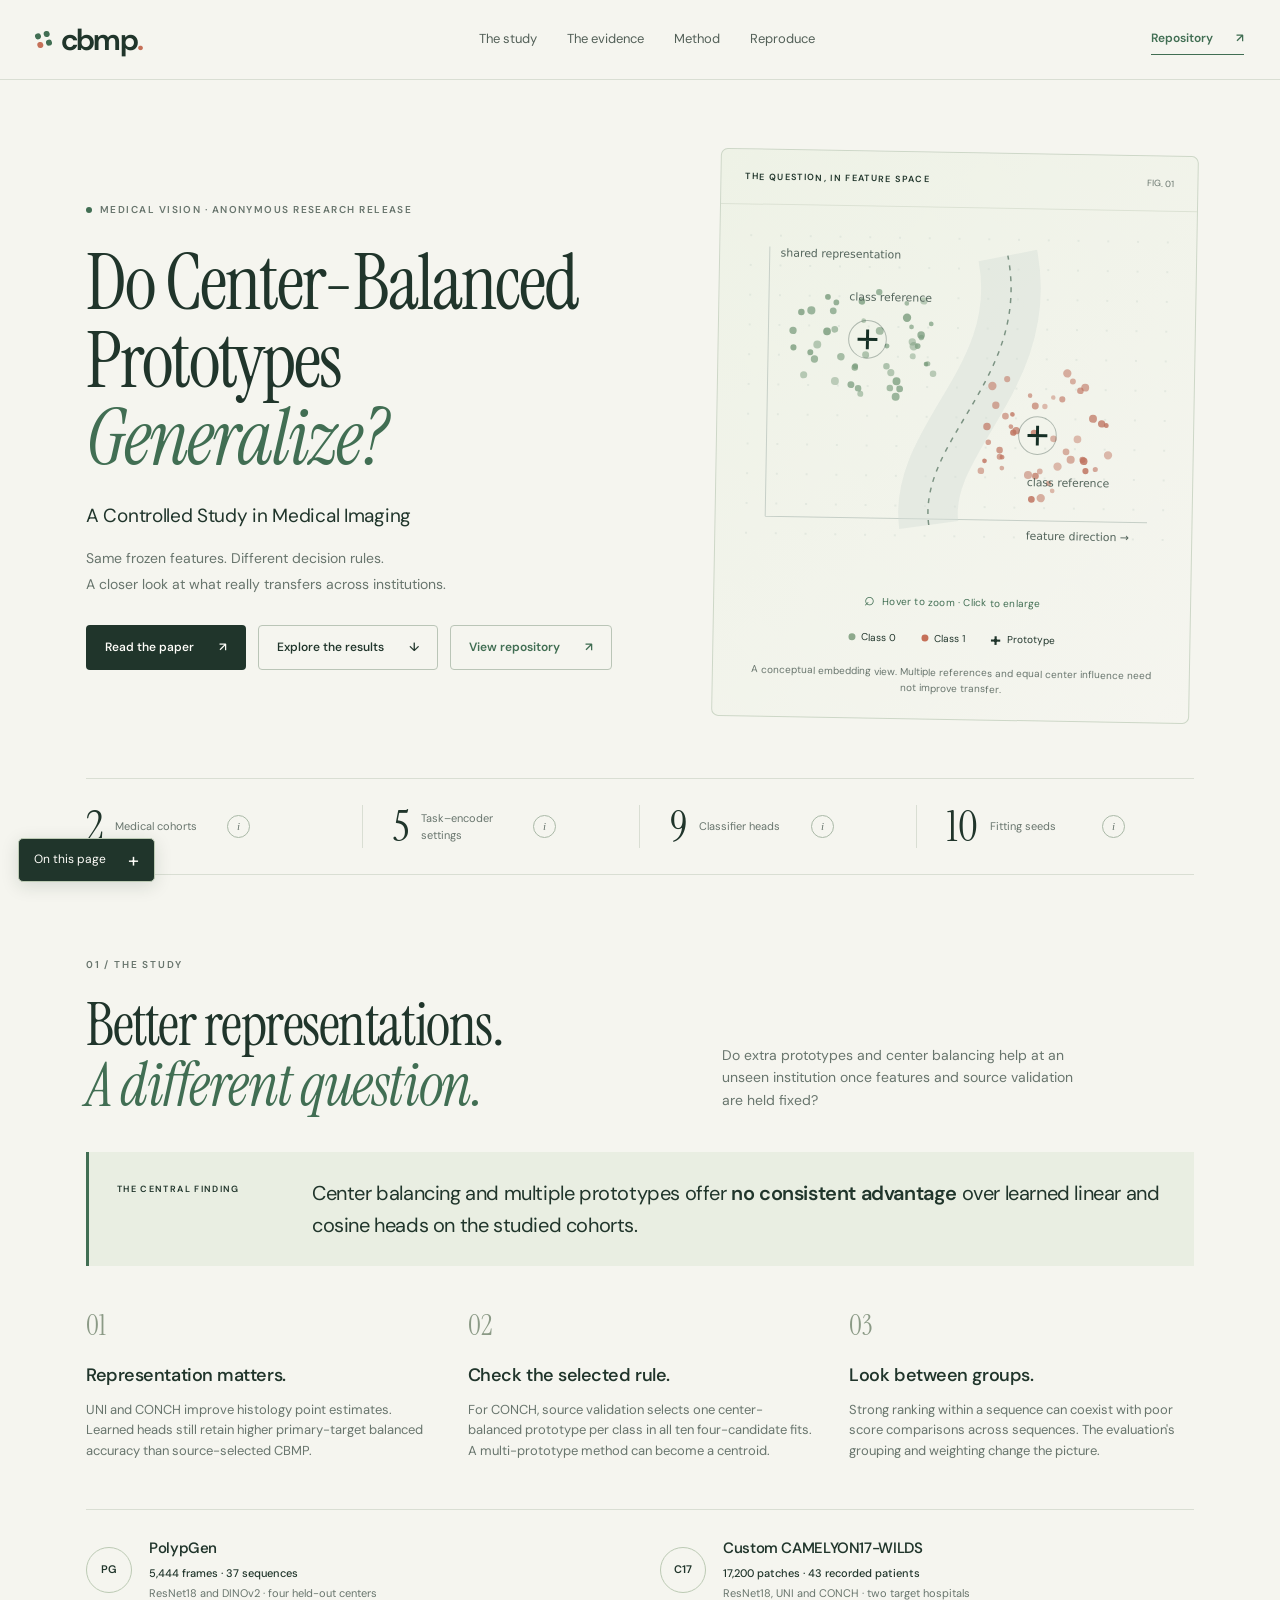
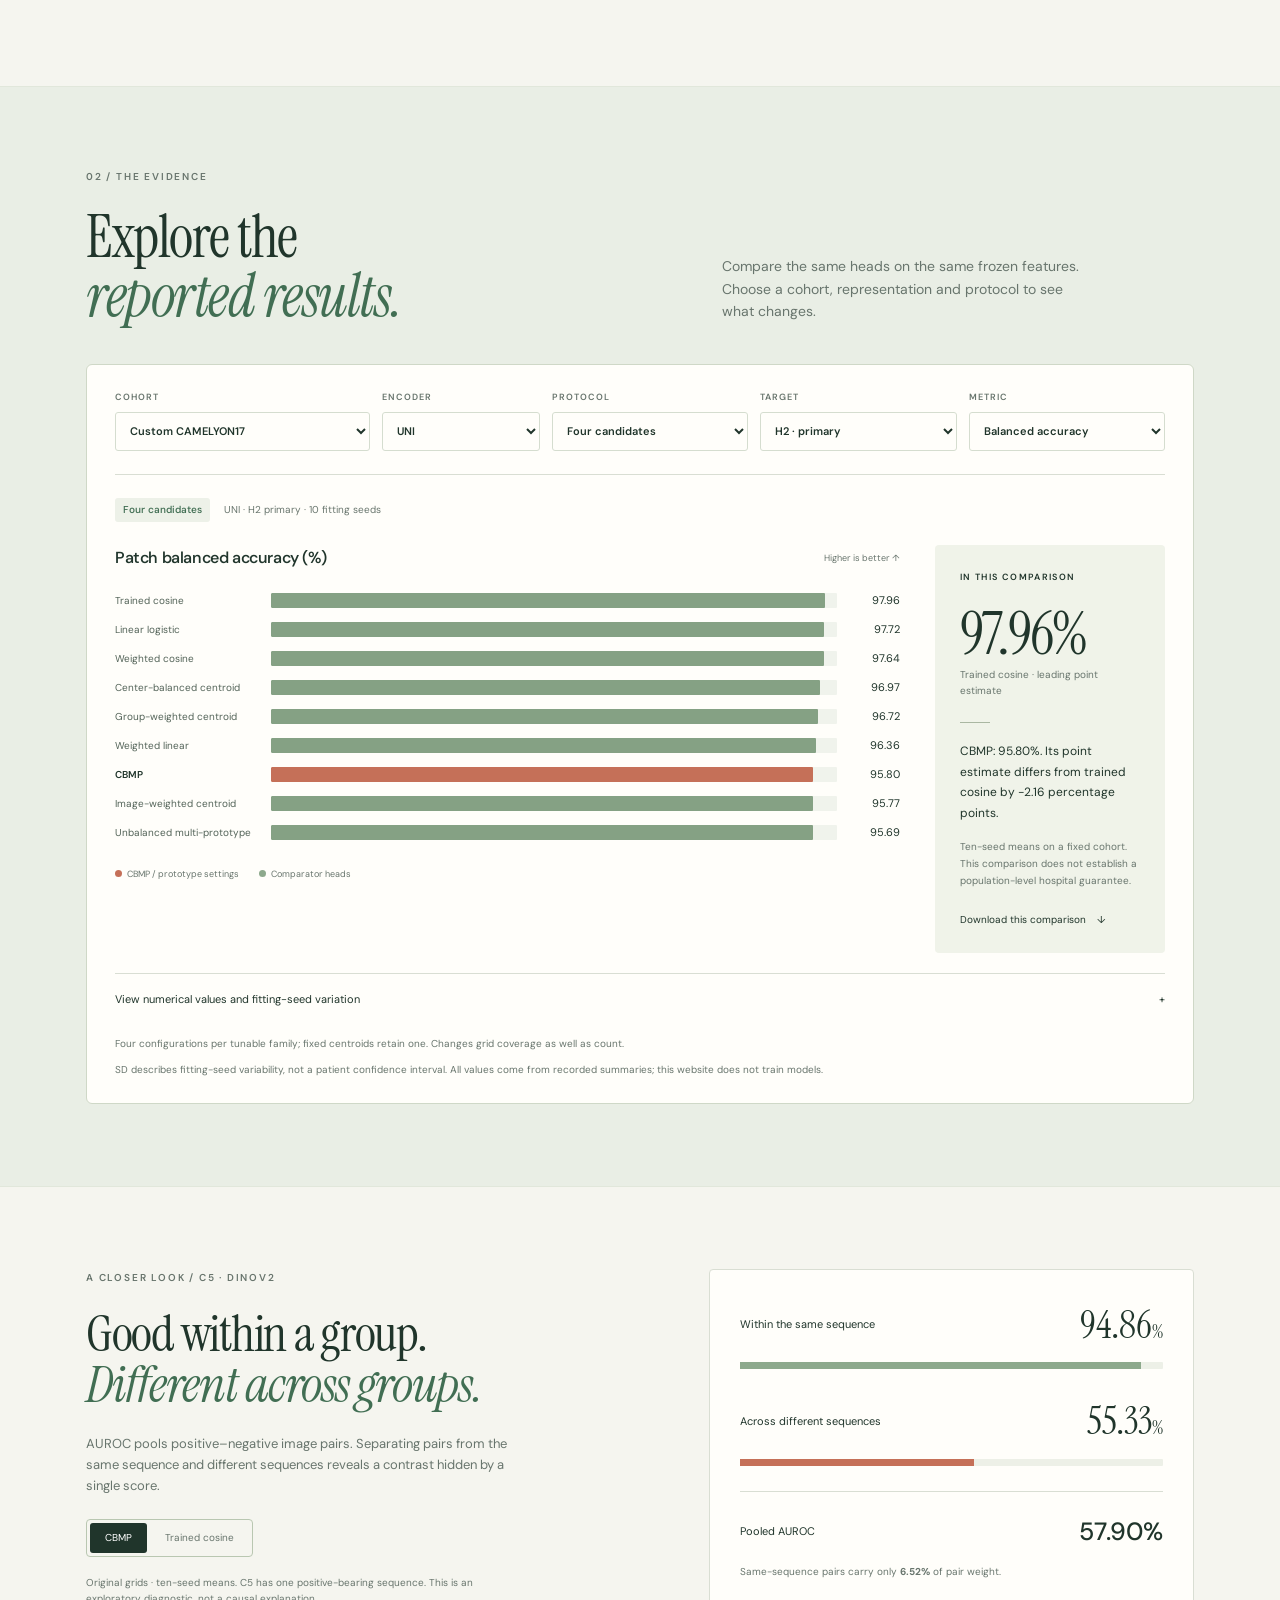
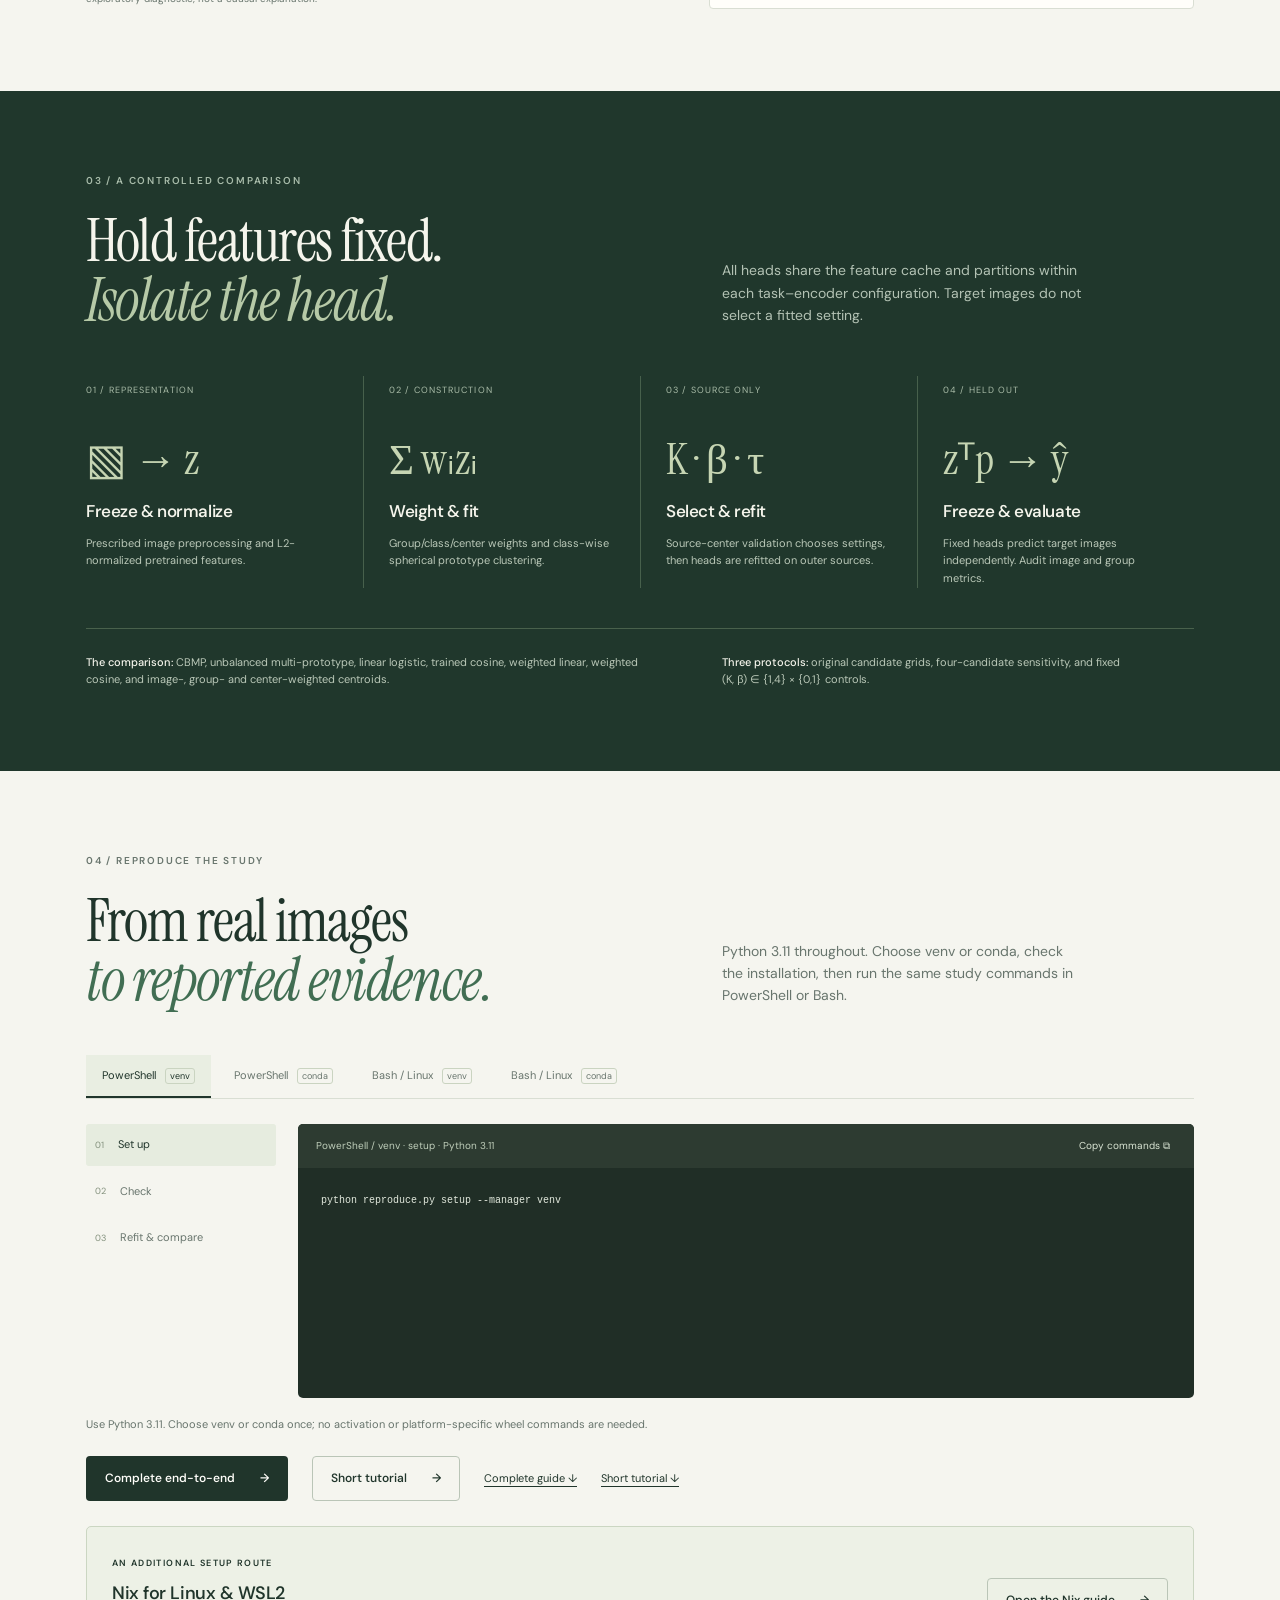
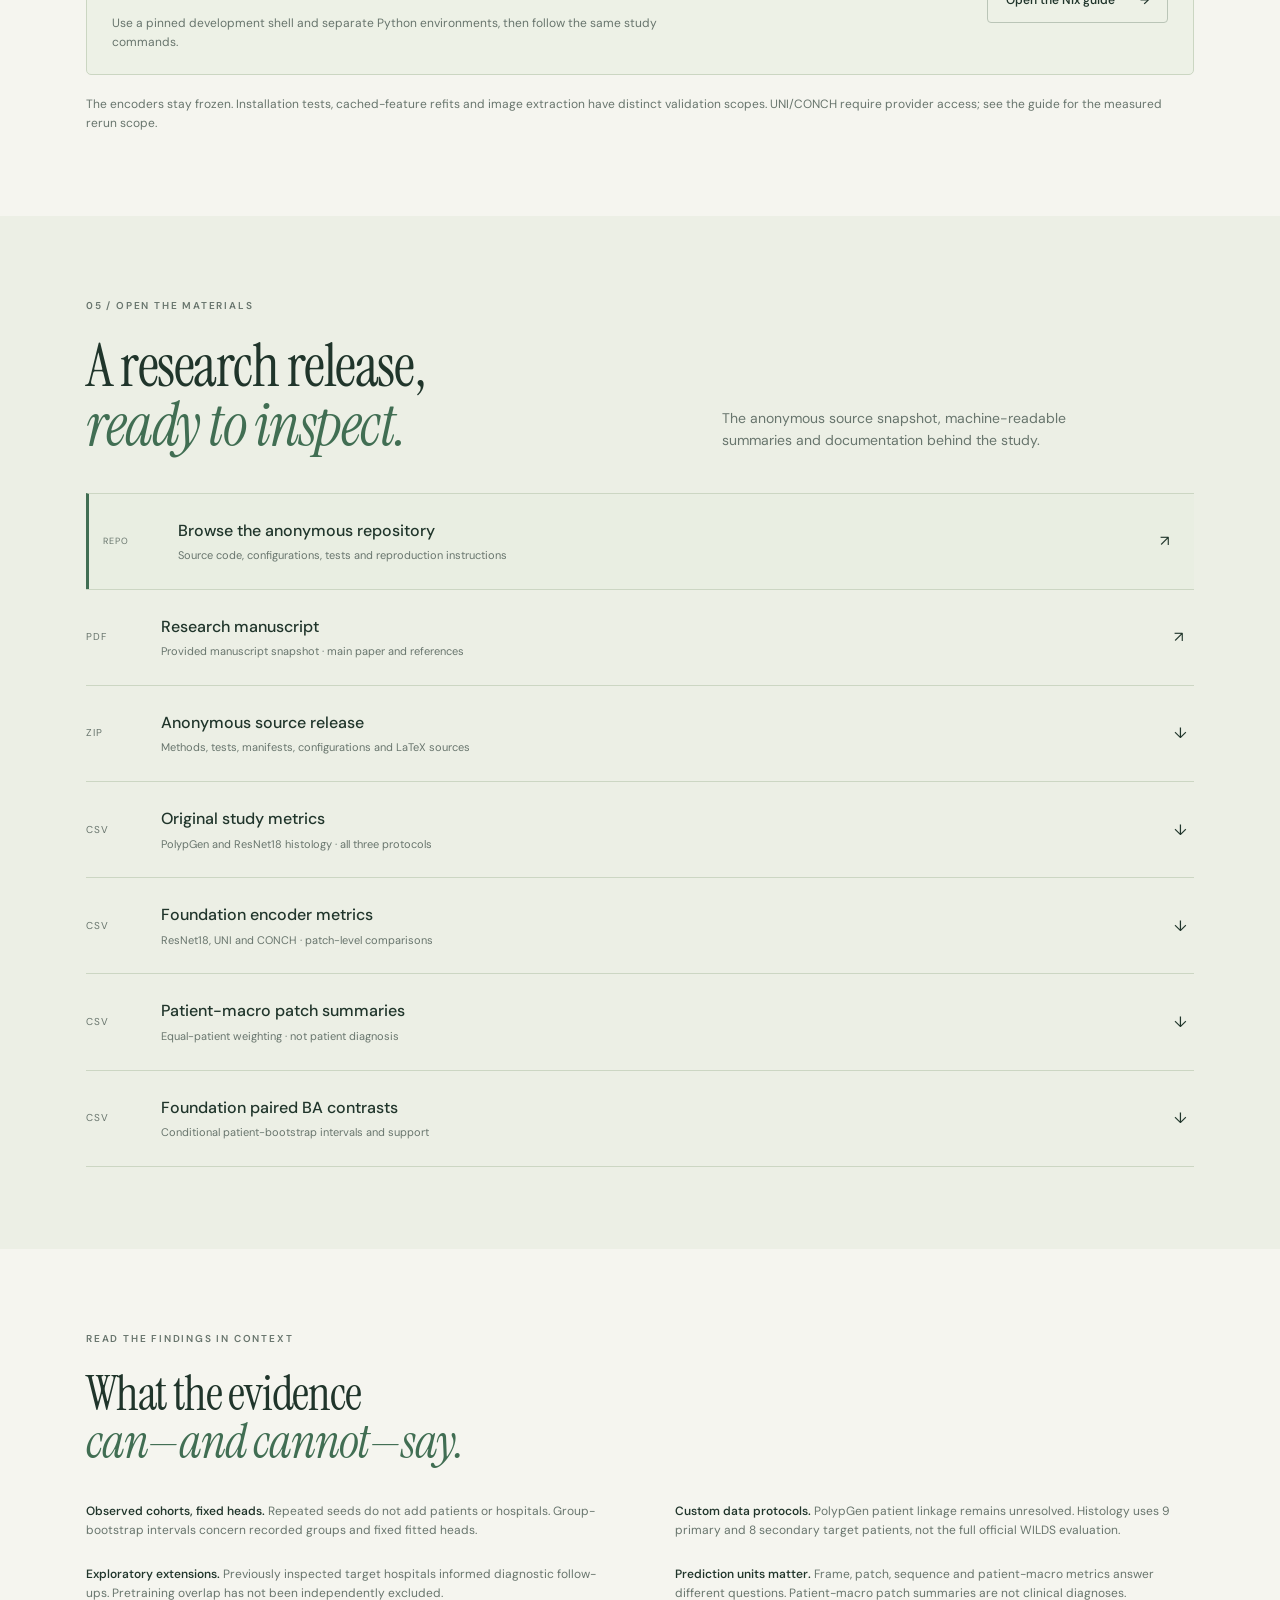
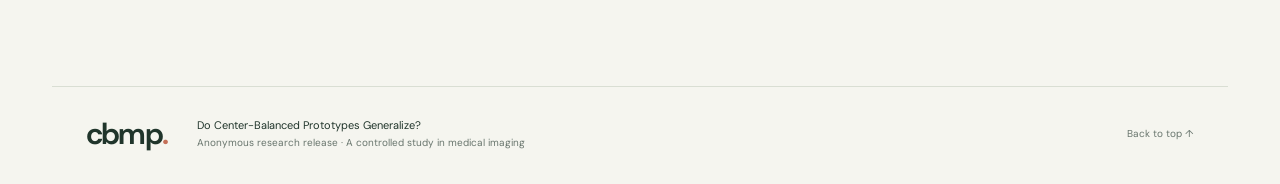
<file: docs/index.html>
<!doctype html>
<html lang="en" data-anonymous-source-directory="docs">
<head>
  <meta charset="utf-8"><meta name="viewport" content="width=device-width, initial-scale=1">
  <meta name="description" content="Do center-balanced prototypes generalize? Explore a controlled medical imaging study, reported results, source code and complete reproduction instructions.">
  <meta name="theme-color" content="#f5f5ef">
  <title>CBMP — Do Center-Balanced Prototypes Generalize?</title>
  <link rel="stylesheet" href="styles.css?v=20261116-2"><script src="proxy-compat.js" defer></script><script src="app.js?v=20261117" defer></script>
</head>
<body>
<a class="skip" href="#main">Skip to content</a>
<header class="site-header"><div class="header-inner">
  <a class="brand" href="#"><span class="brand-symbol" aria-hidden="true"><i></i><i></i><i></i><i></i></span>cbmp<span class="brand-dot">.</span></a>
  <nav aria-label="Main navigation"><a href="#study">The study</a><a href="#results">The evidence</a><a href="#method">Method</a><a href="#reproduce">Reproduce</a></nav>
  <a class="header-download repository-link" data-repository-link href="https://anonymous.4open.science/r/CVPR_work-7DDE/">Repository <span aria-hidden="true">↗</span></a>
</div></header>
<aside class="section-menu" aria-label="Page contents">
  <button class="contents-toggle" type="button" aria-expanded="false" aria-controls="section-links">On this page <span aria-hidden="true">+</span></button>
  <nav id="section-links" aria-label="Jump to a section">
    <p class="contents-label">ON THIS PAGE</p>
    <a href="#home" aria-current="location"><span>↑</span> Home</a>
    <a href="#study"><span>01</span> The study</a>
    <a href="#results"><span>02</span> The evidence</a>
    <a href="#ranking" class="contents-sub"><span>↳</span> Ranking diagnostic</a>
    <a href="#method"><span>03</span> The method</a>
    <a href="#reproduce"><span>04</span> Reproduce</a>
    <a href="#resources"><span>05</span> The materials</a>
    <a href="#scope"><span>·</span> Scope & limitations</a>
  </nav>
</aside>
<main id="main">
<section id="home" class="hero wrap">
  <div class="hero-copy"><p class="eyebrow"><span class="status-dot"></span> Medical vision · Anonymous research release</p>
    <h1>Do Center-Balanced<br>Prototypes<br><em>Generalize?</em></h1>
    <p class="hero-subtitle">A Controlled Study in Medical Imaging</p>
    <p class="hero-description">Same frozen features. Different decision rules.<br>A closer look at what really transfers across institutions.</p>
    <div class="hero-actions"><a class="button primary" href="downloads/paper.pdf" target="_blank" rel="noopener">Read the paper <span>↗</span></a><a class="button secondary" href="#results">Explore the results <span>↓</span></a><a class="button secondary repository-link" data-repository-link href="https://anonymous.4open.science/r/CVPR_work-7DDE/">View repository <span aria-hidden="true">↗</span></a></div>
  </div>
  <div class="embedding-panel"><div class="panel-top"><span class="tiny-label">THE QUESTION, IN FEATURE SPACE</span><span class="figure-id">FIG. 01</span></div>
    <button class="figure-zoom" type="button" aria-label="Enlarge the conceptual feature-space illustration" aria-haspopup="dialog" aria-controls="figure-dialog"><span class="figure-viewport"><svg id="embedding" viewBox="0 0 480 375" role="img" aria-label="Conceptual illustration of two classes, center groups and prototypes in a shared frozen feature space"><defs><pattern id="grid" width="30" height="30" patternUnits="userSpaceOnUse"><circle cx="1" cy="1" r=".65" fill="#c8d2ca"/></pattern></defs><rect x="25" y="20" width="430" height="330" fill="url(#grid)"/><path d="M50 314H435M50 314V42" fill="none" stroke="#c6cfc7" stroke-width="1"/><path d="M215 320C202 233 316 170 290 47" fill="none" stroke="#d4ddd5" stroke-width="60" opacity=".44"/><path d="M215 320C202 233 316 170 290 47" fill="none" stroke="#7c9383" stroke-width="1.5" stroke-dasharray="5 6"/><g id="embedding-points"></g><g class="proto-stars"><path d="M150 124v20m-10-10h20M323 218v20m-10-10h20" stroke="#152f25" stroke-width="3"/><circle cx="150" cy="134" r="19" fill="none" stroke="#152f25" opacity=".3"/><circle cx="323" cy="228" r="19" fill="none" stroke="#152f25" opacity=".3"/></g><g fill="#53645b" font-size="11" font-family="system-ui"><text x="61" y="52">shared representation</text><text x="313" y="333">feature direction →</text><text x="131" y="95">class reference</text><text x="313" y="279">class reference</text></g></svg></span><span class="zoom-hint"><span aria-hidden="true">⌕</span> Hover to zoom · Click to enlarge</span></button>
    <div class="embedding-legend"><span><i class="dot sage"></i> Class 0</span><span><i class="dot coral"></i> Class 1</span><span><b>+</b> Prototype</span></div><p class="figure-caption">A conceptual embedding view. Multiple references and equal center influence need not improve transfer.</p>
  </div>
</section>
<div class="wrap"><div class="study-stats"><div class="stat-item"><strong>2</strong><span class="stat-label">Medical cohorts</span><button type="button" class="stat-info" aria-label="Details: Medical cohorts" aria-describedby="tip-cohorts" aria-expanded="false"><span aria-hidden="true">i</span></button><div id="tip-cohorts" class="stat-tooltip" role="tooltip"><b>Medical cohorts</b><p>PolypGen: 5,444 frames from 37 sequences. Custom CAMELYON17-WILDS: 17,200 patches from 43 recorded patients. These are the study cohorts, not the full official benchmarks.</p></div></div><div class="stat-item"><strong>5</strong><span class="stat-label">Task–encoder settings</span><button type="button" class="stat-info" aria-label="Details: Task–encoder settings" aria-describedby="tip-settings" aria-expanded="false"><span aria-hidden="true">i</span></button><div id="tip-settings" class="stat-tooltip" role="tooltip"><b>Task–encoder settings</b><p>Two PolypGen settings: ResNet18 and DINOv2. Three histology settings: ResNet18, UNI and CONCH. Features stay frozen; classifier heads are fitted on the same features and partitions within each setting.</p></div></div><div class="stat-item"><strong>9</strong><span class="stat-label">Classifier heads</span><button type="button" class="stat-info" aria-label="Details: Classifier heads" aria-describedby="tip-heads" aria-expanded="false"><span aria-hidden="true">i</span></button><div id="tip-heads" class="stat-tooltip" role="tooltip"><b>Classifier heads</b><p>CBMP; unbalanced multi-prototype; linear logistic; trained cosine; weighted linear; weighted cosine; and image-, group- and center-weighted centroids. The fixed K × β diagnostic separately compares four prototype settings.</p></div></div><div class="stat-item"><strong>10</strong><span class="stat-label">Fitting seeds</span><button type="button" class="stat-info" aria-label="Details: Fitting seeds" aria-describedby="tip-seeds" aria-expanded="false"><span aria-hidden="true">i</span></button><div id="tip-seeds" class="stat-tooltip" role="tooltip"><b>Fitting seeds</b><p>Seeds: 17, 29, 43, 61, 89, 101, 131, 173, 211 and 257. Repeated fitting measures seed variability on fixed cohorts. It does not add patients or hospitals; seed SD is not a patient confidence interval.</p></div></div></div></div>
<section id="study" class="wrap section study-section"><div class="section-kicker">01 / THE STUDY</div><div class="section-heading"><h2>Better representations.<br><em>A different question.</em></h2><p>Do extra prototypes and center balancing help at an unseen institution once features and source validation are held fixed?</p></div>
  <div class="takeaway"><span class="tiny-label">THE CENTRAL FINDING</span><p>Center balancing and multiple prototypes offer <strong>no consistent advantage</strong> over learned linear and cosine heads on the studied cohorts.</p></div>
  <div class="findings"><article><span class="finding-no">01</span><h3>Representation matters.</h3><p>UNI and CONCH improve histology point estimates. Learned heads still retain higher primary-target balanced accuracy than source-selected CBMP.</p></article><article><span class="finding-no">02</span><h3>Check the selected rule.</h3><p>For CONCH, source validation selects one center-balanced prototype per class in all ten four-candidate fits. A multi-prototype method can become a centroid.</p></article><article><span class="finding-no">03</span><h3>Look between groups.</h3><p>Strong ranking within a sequence can coexist with poor score comparisons across sequences. The evaluation's grouping and weighting change the picture.</p></article></div>
  <div class="cohort-row"><article><div class="cohort-icon">PG</div><div><h3>PolypGen</h3><p><strong>5,444 frames · 37 sequences</strong><br>ResNet18 and DINOv2 · four held-out centers</p></div></article><article><div class="cohort-icon">C17</div><div><h3>Custom CAMELYON17-WILDS</h3><p><strong>17,200 patches · 43 recorded patients</strong><br>ResNet18, UNI and CONCH · two target hospitals</p></div></article></div>
</section>
<section id="results" class="results-section section"><div class="wrap"><div class="section-kicker">02 / THE EVIDENCE</div><div class="section-heading"><h2>Explore the<br><em>reported results.</em></h2><p>Compare the same heads on the same frozen features. Choose a cohort, representation and protocol to see what changes.</p></div>
<div class="explorer"><div class="controls"><label>Cohort<select id="dataset"><option value="camelyon">Custom CAMELYON17</option><option value="polypgen">PolypGen</option></select></label><label>Encoder<select id="encoder"></select></label><label>Protocol<select id="protocol"><option value="matched4">Four candidates</option><option value="historical">Original grids</option><option value="factorial">Fixed K × β</option></select></label><label>Target<select id="target"></select></label><label>Metric<select id="metric"><option value="balanced_accuracy">Balanced accuracy</option><option value="auroc">AUROC</option><option value="macro_f1">Macro F1</option><option value="negative_log_likelihood">NLL</option><option value="brier_score">Brier score</option></select></label></div>
<div class="result-context"><span id="result-tag" class="tag">Four-candidate source selection</span><span id="result-context">Loading recorded metrics…</span></div>
<div class="result-layout"><div class="chart-panel"><div class="chart-heading"><h3 id="chart-title">Patch balanced accuracy</h3><span id="metric-direction">Higher is better ↑</span></div><div id="bars" class="bar-chart" aria-live="polite"></div><div class="chart-key"><span><i class="dot coral"></i> CBMP / prototype settings</span><span><i class="dot sage"></i> Comparator heads</span></div></div><aside class="result-insight"><span class="tiny-label">IN THIS COMPARISON</span><strong id="result-best">—</strong><span id="result-best-label">Leading point estimate</span><div class="insight-line"></div><p id="result-delta">Metrics are loaded from the recorded result summaries.</p><p class="muted small">Ten-seed means on a fixed cohort. This comparison does not establish a population-level hospital guarantee.</p><button class="text-button" id="download-results">Download this comparison <span>↓</span></button></aside></div>
<details class="data-details"><summary>View numerical values and fitting-seed variation <span>+</span></summary><div class="table-scroll"><table><thead><tr><th scope="col">Classifier</th><th scope="col">Mean</th><th scope="col">Fitting-seed SD</th><th scope="col">Seeds</th></tr></thead><tbody id="result-rows"></tbody></table></div></details>
<p id="protocol-note" class="small muted">Four-candidate grids change parameter coverage as well as candidate count.</p><p class="small muted">SD describes fitting-seed variability, not a patient confidence interval. All values come from recorded summaries; this website does not train models.</p></div></div></section>
<section id="ranking" class="wrap section ranking-section"><div class="ranking-copy"><div class="section-kicker">A CLOSER LOOK / C5 · DINOV2</div><h2>Good within a group.<br><em>Different across groups.</em></h2><p>AUROC pools positive–negative image pairs. Separating pairs from the same sequence and different sequences reveals a contrast hidden by a single score.</p><div class="toggle-group" aria-label="Ranking diagnostic head"><button class="active" data-rank="cbmp" aria-pressed="true">CBMP</button><button data-rank="cosine" aria-pressed="false">Trained cosine</button></div><p class="small muted">Original grids · ten-seed means. C5 has one positive-bearing sequence. This is an exploratory diagnostic, not a causal explanation.</p></div><div class="ranking-figure"><div class="rank-item"><div><span>Within the same sequence</span><strong id="rank-same">94.86<span>%</span></strong></div><div class="rank-track"><i id="rank-same-bar" style="width:94.86%"></i></div></div><div class="rank-item"><div><span>Across different sequences</span><strong id="rank-across">55.33<span>%</span></strong></div><div class="rank-track coral-track"><i id="rank-across-bar" style="width:55.33%"></i></div></div><div class="pooled"><span>Pooled AUROC</span><strong id="rank-pooled">57.90%</strong><span>Same-sequence pairs carry only <b>6.52%</b> of pair weight.</span></div></div></section>
<section id="method" class="method-section section"><div class="wrap"><div class="section-kicker">03 / A CONTROLLED COMPARISON</div><div class="section-heading"><h2>Hold features fixed.<br><em>Isolate the head.</em></h2><p>All heads share the feature cache and partitions within each task–encoder configuration. Target images do not select a fitted setting.</p></div><div class="pipeline"><article><span>01 / REPRESENTATION</span><div class="pipeline-symbol">▧ → z</div><h3>Freeze & normalize</h3><p>Prescribed image preprocessing and L2-normalized pretrained features.</p></article><article><span>02 / CONSTRUCTION</span><div class="pipeline-symbol">Σ wᵢzᵢ</div><h3>Weight & fit</h3><p>Group/class/center weights and class-wise spherical prototype clustering.</p></article><article><span>03 / SOURCE ONLY</span><div class="pipeline-symbol">K · β · τ</div><h3>Select & refit</h3><p>Source-center validation chooses settings, then heads are refitted on outer sources.</p></article><article><span>04 / HELD OUT</span><div class="pipeline-symbol">zᵀp → ŷ</div><h3>Freeze & evaluate</h3><p>Fixed heads predict target images independently. Audit image and group metrics.</p></article></div><div class="method-bottom"><p><strong>The comparison:</strong> CBMP, unbalanced multi-prototype, linear logistic, trained cosine, weighted linear, weighted cosine, and image-, group- and center-weighted centroids.</p><p><strong>Three protocols:</strong> original candidate grids, four-candidate sensitivity, and fixed <span class="nowrap">(K, β) ∈ {1,4} × {0,1}</span> controls.</p></div></div></section>
<section id="reproduce" class="wrap section"><div class="section-kicker">04 / REPRODUCE THE STUDY</div><div class="section-heading"><h2>From real images<br><em>to reported evidence.</em></h2><p>Python 3.11 throughout. Choose venv or conda, check the installation, then run the same study commands in PowerShell or Bash.</p></div>
<div class="repro-routes" role="group" aria-label="Choose platform and environment"><button data-shell="powershell" data-env="venv" class="active" aria-pressed="true">PowerShell <span>venv</span></button><button data-shell="powershell" data-env="conda" aria-pressed="false">PowerShell <span>conda</span></button><button data-shell="bash" data-env="venv" aria-pressed="false">Bash / Linux <span>venv</span></button><button data-shell="bash" data-env="conda" aria-pressed="false">Bash / Linux <span>conda</span></button></div>
<div class="repro-grid"><nav class="repro-steps" aria-label="Reproduction stage"><button data-stage="setup" class="active"><span>01</span> Set up</button><button data-stage="check"><span>02</span> Check</button><button data-stage="run"><span>03</span> Refit &amp; compare</button></nav><div class="terminal"><div class="terminal-header"><span id="terminal-title">PowerShell / venv · setup · Python 3.11</span><button id="copy-code" type="button">Copy commands <span>⧉</span></button></div><pre tabindex="0"><code id="repro-code">Loading the reproduction guide…</code></pre></div></div>
<p class="repro-hint" id="repro-hint">Three commands for cached refitting. The guide also covers real-image reconstruction and provider access.</p><div class="repro-links"><a class="button primary" href="complete.html">Complete end-to-end <span>→</span></a><a class="button secondary" href="guide.html">Short tutorial <span>→</span></a><a class="text-link" href="downloads/REPRODUCE_ALL.md" download>Complete guide ↓</a><a class="text-link" href="downloads/REPRODUCE_SHORT.md" download>Short tutorial ↓</a></div><div class="optional-nix"><div><span class="tiny-label">AN ADDITIONAL SETUP ROUTE</span><h3>Nix for Linux &amp; WSL2</h3><p>Use a pinned development shell and separate Python environments, then follow the same study commands.</p></div><a class="button secondary" href="nix.html">Open the Nix guide <span aria-hidden="true">→</span></a></div><p class="small muted">The encoders stay frozen. Installation tests, cached-feature refits and image extraction have distinct validation scopes. UNI/CONCH require provider access; see the guide for the measured rerun scope.</p>
</section>
<section id="resources" class="resource-section section"><div class="wrap"><div class="section-kicker">05 / OPEN THE MATERIALS</div><div class="section-heading"><h2>A research release,<br><em>ready to inspect.</em></h2><p>The anonymous source snapshot, machine-readable summaries and documentation behind the study.</p></div><div class="resource-list"><a class="repository-resource" data-repository-link href="https://anonymous.4open.science/r/CVPR_work-7DDE/"><span class="resource-type">REPO</span><span><strong>Browse the anonymous repository</strong><small>Source code, configurations, tests and reproduction instructions</small></span><span aria-hidden="true">↗</span></a><a href="downloads/paper.pdf" target="_blank" rel="noopener"><span class="resource-type">PDF</span><span><strong>Research manuscript</strong><small>Provided manuscript snapshot · main paper and references</small></span><span>↗</span></a><a href="downloads/anonymous-source.zip" download><span class="resource-type">ZIP</span><span><strong>Anonymous source release</strong><small>Methods, tests, manifests, configurations and LaTeX sources</small></span><span>↓</span></a><a href="downloads/original_image_metrics.csv" download><span class="resource-type">CSV</span><span><strong>Original study metrics</strong><small>PolypGen and ResNet18 histology · all three protocols</small></span><span>↓</span></a><a href="downloads/histology_image_metrics.csv" download><span class="resource-type">CSV</span><span><strong>Foundation encoder metrics</strong><small>ResNet18, UNI and CONCH · patch-level comparisons</small></span><span>↓</span></a><a href="downloads/histology_patient_macro.csv" download><span class="resource-type">CSV</span><span><strong>Patient-macro patch summaries</strong><small>Equal-patient weighting · not patient diagnosis</small></span><span>↓</span></a><a href="downloads/foundation_paired_ba.csv" download><span class="resource-type">CSV</span><span><strong>Foundation paired BA contrasts</strong><small>Conditional patient-bootstrap intervals and support</small></span><span>↓</span></a></div></div></section>
<section id="scope" class="wrap section scope-section"><div class="section-kicker">READ THE FINDINGS IN CONTEXT</div><h2>What the evidence<br><em>can—and cannot—say.</em></h2><div class="scope-grid"><p><strong>Observed cohorts, fixed heads.</strong> Repeated seeds do not add patients or hospitals. Group-bootstrap intervals concern recorded groups and fixed fitted heads.</p><p><strong>Custom data protocols.</strong> PolypGen patient linkage remains unresolved. Histology uses 9 primary and 8 secondary target patients, not the full official WILDS evaluation.</p><p><strong>Exploratory extensions.</strong> Previously inspected target hospitals informed diagnostic follow-ups. Pretraining overlap has not been independently excluded.</p><p><strong>Prediction units matter.</strong> Frame, patch, sequence and patient-macro metrics answer different questions. Patient-macro patch summaries are not clinical diagnoses.</p></div></section>
</main><footer><div class="wrap footer-inner"><a class="brand" href="#">cbmp<span class="brand-dot">.</span></a><p>Do Center-Balanced Prototypes Generalize?<br><span>Anonymous research release · A controlled study in medical imaging</span></p><a href="#main">Back to top ↑</a></div></footer><div id="toast" role="status" aria-live="polite"></div>
<dialog id="figure-dialog" class="figure-dialog" aria-labelledby="figure-dialog-title" aria-describedby="figure-dialog-note">
  <div class="dialog-header"><div><p class="tiny-label">FIG. 01 · CONCEPTUAL ILLUSTRATION</p><h2 id="figure-dialog-title">The question, in feature space</h2></div><button type="button" class="dialog-close" aria-label="Close enlarged illustration">Close <span aria-hidden="true">×</span></button></div>
  <div id="enlarged-embedding" class="enlarged-embedding"></div>
  <div class="embedding-legend"><span><i class="dot sage"></i> Class 0</span><span><i class="dot coral"></i> Class 1</span><span><b>+</b> Prototype</span></div>
  <p id="figure-dialog-note">Points illustrate two classes in a shared frozen representation; crosses mark class references. This is a schematic, not a projection of measured study embeddings or an empirical decision boundary.</p>
</dialog>
<script id="recorded-results" type="application/json">{"schemaVersion":1,"description":"Seed-averaged image/patch metrics from the recorded paper summaries. Fractions remain raw; display BA/AUROC/F1 as percentages.","protocols":[{"id":"historical","label":"Original grids","description":"Original source-only candidate grids; 9 head families."},{"id":"matched4","label":"Four candidates","description":"Four configurations per tunable family; fixed centroids retain one. Changes grid coverage as well as count."},{"id":"factorial","label":"Fixed K × beta","description":"Four fixed prototype settings, K in {1,4}, beta in {0,1}."}],"metrics":{"balanced_accuracy":{"label":"Balanced accuracy","display":"percent","higherIsBetter":true},"auroc":{"label":"AUROC","display":"percent","higherIsBetter":true},"macro_f1":{"label":"Macro F1","display":"percent","higherIsBetter":true},"negative_log_likelihood":{"label":"Negative log-likelihood","display":"decimal","higherIsBetter":false},"brier_score":{"label":"Brier score","display":"decimal","higherIsBetter":false}},"recordCount":308,"fittingSeeds":10,"sourceRowCounts":{"original_image_metrics.csv":220,"histology_image_metrics.csv":132},"deduplicatedRows":44,"uncertaintyNote":"Columns ending _seed_sd describe fitting-seed variability on fixed cohorts, not confidence intervals or hospital-population uncertainty.","scopeNote":"PolypGen is a reviewed sequence subset; CAMELYON is a custom patient-capped cohort, not the full official WILDS benchmark.","records":[{"encoder":"CONCH","task":"camelyon_custom_conch","protocol":"factorial","center":"1","method":"K1_beta0","fitting_seeds":10,"balanced_accuracy":0.9348865251281169,"balanced_accuracy_seed_sd":1.1702778228589004e-16,"balanced_accuracy_valid_seeds":10,"macro_f1":0.9364369505627032,"macro_f1_seed_sd":1.1702778228589004e-16,"macro_f1_valid_seeds":10,"auroc":0.9853459011979316,"auroc_seed_sd":1.1702778228589004e-16,"auroc_valid_seeds":10,"negative_log_likelihood":0.1426907840581442,"negative_log_likelihood_seed_sd":0.0,"negative_log_likelihood_valid_seeds":10,"brier_score":0.04289225268874418,"brier_score_seed_sd":0.0,"brier_score_valid_seeds":10,"dataset":"camelyon","dataset_label":"Custom CAMELYON17-WILDS"},{"encoder":"CONCH","task":"camelyon_custom_conch","protocol":"factorial","center":"1","method":"K1_beta1","fitting_seeds":10,"balanced_accuracy":0.9379073452756757,"balanced_accuracy_seed_sd":0.0,"balanced_accuracy_valid_seeds":10,"macro_f1":0.9395664790018078,"macro_f1_seed_sd":1.1702778228589004e-16,"macro_f1_valid_seeds":10,"auroc":0.9856730171531429,"auroc_seed_sd":0.0,"auroc_valid_seeds":10,"negative_log_likelihood":0.14088339298708122,"negative_log_likelihood_seed_sd":0.0,"negative_log_likelihood_valid_seeds":10,"brier_score":0.04235460553715327,"brier_score_seed_sd":7.314236392868128e-18,"brier_score_valid_seeds":10,"dataset":"camelyon","dataset_label":"Custom CAMELYON17-WILDS"},{"encoder":"CONCH","task":"camelyon_custom_conch","protocol":"factorial","center":"1","method":"K4_beta0","fitting_seeds":10,"balanced_accuracy":0.8812226089324404,"balanced_accuracy_seed_sd":0.0160430282484972,"balanced_accuracy_valid_seeds":10,"macro_f1":0.8873804997272184,"macro_f1_seed_sd":0.015255237042174826,"macro_f1_valid_seeds":10,"auroc":0.952332114913399,"auroc_seed_sd":0.011092492099173611,"auroc_valid_seeds":10,"negative_log_likelihood":0.2577441312170573,"negative_log_likelihood_seed_sd":0.03350289200019272,"negative_log_likelihood_valid_seeds":10,"brier_score":0.07313364904835958,"brier_score_seed_sd":0.008396802931281564,"brier_score_valid_seeds":10,"dataset":"camelyon","dataset_label":"Custom CAMELYON17-WILDS"},{"encoder":"CONCH","task":"camelyon_custom_conch","protocol":"factorial","center":"1","method":"K4_beta1","fitting_seeds":10,"balanced_accuracy":0.8786981176477753,"balanced_accuracy_seed_sd":0.003262068661560072,"balanced_accuracy_valid_seeds":10,"macro_f1":0.8829017245454956,"macro_f1_seed_sd":0.0038843182653010176,"macro_f1_valid_seeds":10,"auroc":0.9528247028225495,"auroc_seed_sd":0.0016836172600461395,"auroc_valid_seeds":10,"negative_log_likelihood":0.25614437207591023,"negative_log_likelihood_seed_sd":0.005813594331726181,"negative_log_likelihood_valid_seeds":10,"brier_score":0.07334811296593699,"brier_score_seed_sd":0.0010289234568393387,"brier_score_valid_seeds":10,"dataset":"camelyon","dataset_label":"Custom CAMELYON17-WILDS"},{"encoder":"CONCH","task":"camelyon_custom_conch","protocol":"factorial","center":"2","method":"K1_beta0","fitting_seeds":10,"balanced_accuracy":0.9260019129038353,"balanced_accuracy_seed_sd":0.0,"balanced_accuracy_valid_seeds":10,"macro_f1":0.9316688444807024,"macro_f1_seed_sd":0.0,"macro_f1_valid_seeds":10,"auroc":0.9766193262327605,"auroc_seed_sd":2.340555645717801e-16,"auroc_valid_seeds":10,"negative_log_likelihood":0.15767100154860597,"negative_log_likelihood_seed_sd":2.925694557147251e-17,"negative_log_likelihood_valid_seeds":10,"brier_score":0.043776361421797264,"brier_score_seed_sd":0.0,"brier_score_valid_seeds":10,"dataset":"camelyon","dataset_label":"Custom CAMELYON17-WILDS"},{"encoder":"CONCH","task":"camelyon_custom_conch","protocol":"factorial","center":"2","method":"K1_beta1","fitting_seeds":10,"balanced_accuracy":0.9263266342338937,"balanced_accuracy_seed_sd":1.1702778228589004e-16,"balanced_accuracy_valid_seeds":10,"macro_f1":0.9325836384235806,"macro_f1_seed_sd":1.1702778228589004e-16,"macro_f1_valid_seeds":10,"auroc":0.9777643379227282,"auroc_seed_sd":1.1702778228589004e-16,"auroc_valid_seeds":10,"negative_log_likelihood":0.15373701488206293,"negative_log_likelihood_seed_sd":0.0,"negative_log_likelihood_valid_seeds":10,"brier_score":0.042747520638124925,"brier_score_seed_sd":0.0,"brier_score_valid_seeds":10,"dataset":"camelyon","dataset_label":"Custom CAMELYON17-WILDS"},{"encoder":"CONCH","task":"camelyon_custom_conch","protocol":"factorial","center":"2","method":"K4_beta0","fitting_seeds":10,"balanced_accuracy":0.931761878896656,"balanced_accuracy_seed_sd":0.005368448925419319,"balanced_accuracy_valid_seeds":10,"macro_f1":0.9406123213864006,"macro_f1_seed_sd":0.004609133306339077,"macro_f1_valid_seeds":10,"auroc":0.9842946683709617,"auroc_seed_sd":0.0027234667120763258,"auroc_valid_seeds":10,"negative_log_likelihood":0.13174111238857455,"negative_log_likelihood_seed_sd":0.010497664426718848,"negative_log_likelihood_valid_seeds":10,"brier_score":0.03698457880314933,"brier_score_seed_sd":0.002941038357357291,"brier_score_valid_seeds":10,"dataset":"camelyon","dataset_label":"Custom CAMELYON17-WILDS"},{"encoder":"CONCH","task":"camelyon_custom_conch","protocol":"factorial","center":"2","method":"K4_beta1","fitting_seeds":10,"balanced_accuracy":0.9341267357831098,"balanced_accuracy_seed_sd":0.0007341132376436219,"balanced_accuracy_valid_seeds":10,"macro_f1":0.9419280152720179,"macro_f1_seed_sd":0.001214106161831828,"macro_f1_valid_seeds":10,"auroc":0.98555204102116,"auroc_seed_sd":0.0005400670678833593,"auroc_valid_seeds":10,"negative_log_likelihood":0.1274380435348069,"negative_log_likelihood_seed_sd":0.0025957451448127603,"negative_log_likelihood_valid_seeds":10,"brier_score":0.035899647256356436,"brier_score_seed_sd":0.0008324080669483991,"brier_score_valid_seeds":10,"dataset":"camelyon","dataset_label":"Custom CAMELYON17-WILDS"},{"encoder":"CONCH","task":"camelyon_custom_conch","protocol":"historical","center":"1","method":"cbmp","fitting_seeds":10,"balanced_accuracy":0.9379073452756757,"balanced_accuracy_seed_sd":0.0,"balanced_accuracy_valid_seeds":10,"macro_f1":0.9395664790018078,"macro_f1_seed_sd":1.1702778228589004e-16,"macro_f1_valid_seeds":10,"auroc":0.9856730171531429,"auroc_seed_sd":0.0,"auroc_valid_seeds":10,"negative_log_likelihood":0.14088339298708122,"negative_log_likelihood_seed_sd":0.0,"negative_log_likelihood_valid_seeds":10,"brier_score":0.04235460553715327,"brier_score_seed_sd":7.314236392868128e-18,"brier_score_valid_seeds":10,"dataset":"camelyon","dataset_label":"Custom CAMELYON17-WILDS"},{"encoder":"CONCH","task":"camelyon_custom_conch","protocol":"historical","center":"1","method":"cosine_group_center_weighted","fitting_seeds":10,"balanced_accuracy":0.9363660723335157,"balanced_accuracy_seed_sd":0.0006225071278059547,"balanced_accuracy_valid_seeds":10,"macro_f1":0.9286370226766566,"macro_f1_seed_sd":0.0010717630159390293,"macro_f1_valid_seeds":10,"auroc":0.9838851892596349,"auroc_seed_sd":0.0001040701336012814,"auroc_valid_seeds":10,"negative_log_likelihood":0.16354975286208034,"negative_log_likelihood_seed_sd":0.0022099705272734752,"negative_log_likelihood_valid_seeds":10,"brier_score":0.04846611235214547,"brier_score_seed_sd":0.0006465442803852237,"brier_score_valid_seeds":10,"dataset":"camelyon","dataset_label":"Custom CAMELYON17-WILDS"},{"encoder":"CONCH","task":"camelyon_custom_conch","protocol":"historical","center":"1","method":"linear_group_center_weighted","fitting_seeds":10,"balanced_accuracy":0.9403087330825155,"balanced_accuracy_seed_sd":0.0,"balanced_accuracy_valid_seeds":10,"macro_f1":0.938941467070023,"macro_f1_seed_sd":0.0,"macro_f1_valid_seeds":10,"auroc":0.9862889695368917,"auroc_seed_sd":0.0,"auroc_valid_seeds":10,"negative_log_likelihood":0.14010974412944274,"negative_log_likelihood_seed_sd":0.0,"negative_log_likelihood_valid_seeds":10,"brier_score":0.04188486298256716,"brier_score_seed_sd":0.0,"brier_score_valid_seeds":10,"dataset":"camelyon","dataset_label":"Custom CAMELYON17-WILDS"},{"encoder":"CONCH","task":"camelyon_custom_conch","protocol":"historical","center":"1","method":"linear_logistic","fitting_seeds":10,"balanced_accuracy":0.9288120427390915,"balanced_accuracy_seed_sd":1.1702778228589004e-16,"balanced_accuracy_valid_seeds":10,"macro_f1":0.9340974316169994,"macro_f1_seed_sd":0.0,"macro_f1_valid_seeds":10,"auroc":0.9847699683193417,"auroc_seed_sd":1.1702778228589004e-16,"auroc_valid_seeds":10,"negative_log_likelihood":0.14282355720951495,"negative_log_likelihood_seed_sd":2.925694557147251e-17,"negative_log_likelihood_valid_seeds":10,"brier_score":0.042842853718480116,"brier_score_seed_sd":0.0,"brier_score_valid_seeds":10,"dataset":"camelyon","dataset_label":"Custom CAMELYON17-WILDS"},{"encoder":"CONCH","task":"camelyon_custom_conch","protocol":"historical","center":"1","method":"multi_prototype_unbalanced","fitting_seeds":10,"balanced_accuracy":0.9348865251281169,"balanced_accuracy_seed_sd":1.1702778228589004e-16,"balanced_accuracy_valid_seeds":10,"macro_f1":0.9364369505627032,"macro_f1_seed_sd":1.1702778228589004e-16,"macro_f1_valid_seeds":10,"auroc":0.9853459011979316,"auroc_seed_sd":1.1702778228589004e-16,"auroc_valid_seeds":10,"negative_log_likelihood":0.1426907840581442,"negative_log_likelihood_seed_sd":0.0,"negative_log_likelihood_valid_seeds":10,"brier_score":0.04289225268874418,"brier_score_seed_sd":0.0,"brier_score_valid_seeds":10,"dataset":"camelyon","dataset_label":"Custom CAMELYON17-WILDS"},{"encoder":"CONCH","task":"camelyon_custom_conch","protocol":"historical","center":"1","method":"single_centroid_center_balanced","fitting_seeds":10,"balanced_accuracy":0.9379073452756757,"balanced_accuracy_seed_sd":0.0,"balanced_accuracy_valid_seeds":10,"macro_f1":0.9395664790018078,"macro_f1_seed_sd":1.1702778228589004e-16,"macro_f1_valid_seeds":10,"auroc":0.9856730171531429,"auroc_seed_sd":0.0,"auroc_valid_seeds":10,"negative_log_likelihood":0.14088339298708122,"negative_log_likelihood_seed_sd":0.0,"negative_log_likelihood_valid_seeds":10,"brier_score":0.04235460553715327,"brier_score_seed_sd":7.314236392868128e-18,"brier_score_valid_seeds":10,"dataset":"camelyon","dataset_label":"Custom CAMELYON17-WILDS"},{"encoder":"CONCH","task":"camelyon_custom_conch","protocol":"historical","center":"1","method":"single_centroid_group_weighted","fitting_seeds":10,"balanced_accuracy":0.9348865251281169,"balanced_accuracy_seed_sd":1.1702778228589004e-16,"balanced_accuracy_valid_seeds":10,"macro_f1":0.9364369505627032,"macro_f1_seed_sd":1.1702778228589004e-16,"macro_f1_valid_seeds":10,"auroc":0.9853459011979316,"auroc_seed_sd":1.1702778228589004e-16,"auroc_valid_seeds":10,"negative_log_likelihood":0.1426907840581442,"negative_log_likelihood_seed_sd":0.0,"negative_log_likelihood_valid_seeds":10,"brier_score":0.04289225268874418,"brier_score_seed_sd":0.0,"brier_score_valid_seeds":10,"dataset":"camelyon","dataset_label":"Custom CAMELYON17-WILDS"},{"encoder":"CONCH","task":"camelyon_custom_conch","protocol":"historical","center":"1","method":"single_centroid_image_weighted","fitting_seeds":10,"balanced_accuracy":0.9030275190647268,"balanced_accuracy_seed_sd":0.0,"balanced_accuracy_valid_seeds":10,"macro_f1":0.9117248841945272,"macro_f1_seed_sd":1.1702778228589004e-16,"macro_f1_valid_seeds":10,"auroc":0.977685210922367,"auroc_seed_sd":0.0,"auroc_valid_seeds":10,"negative_log_likelihood":0.1799087060845052,"negative_log_likelihood_seed_sd":0.0,"negative_log_likelihood_valid_seeds":10,"brier_score":0.0538579202942034,"brier_score_seed_sd":0.0,"brier_score_valid_seeds":10,"dataset":"camelyon","dataset_label":"Custom CAMELYON17-WILDS"},{"encoder":"CONCH","task":"camelyon_custom_conch","protocol":"historical","center":"1","method":"trainable_cosine","fitting_seeds":10,"balanced_accuracy":0.9416576949026026,"balanced_accuracy_seed_sd":0.0018933406159119038,"balanced_accuracy_valid_seeds":10,"macro_f1":0.9422279052841445,"macro_f1_seed_sd":0.0012617995169620826,"macro_f1_valid_seeds":10,"auroc":0.985922269071143,"auroc_seed_sd":0.0002060261763332812,"auroc_valid_seeds":10,"negative_log_likelihood":0.13796685836192255,"negative_log_likelihood_seed_sd":0.0010963611422147063,"negative_log_likelihood_valid_seeds":10,"brier_score":0.040625817819941214,"brier_score_seed_sd":0.0004915525826545213,"brier_score_valid_seeds":10,"dataset":"camelyon","dataset_label":"Custom CAMELYON17-WILDS"},{"encoder":"CONCH","task":"camelyon_custom_conch","protocol":"historical","center":"2","method":"cbmp","fitting_seeds":10,"balanced_accuracy":0.9263266342338937,"balanced_accuracy_seed_sd":1.1702778228589004e-16,"balanced_accuracy_valid_seeds":10,"macro_f1":0.9325836384235806,"macro_f1_seed_sd":1.1702778228589004e-16,"macro_f1_valid_seeds":10,"auroc":0.9777643379227282,"auroc_seed_sd":1.1702778228589004e-16,"auroc_valid_seeds":10,"negative_log_likelihood":0.15373701488206293,"negative_log_likelihood_seed_sd":0.0,"negative_log_likelihood_valid_seeds":10,"brier_score":0.042747520638124925,"brier_score_seed_sd":0.0,"brier_score_valid_seeds":10,"dataset":"camelyon","dataset_label":"Custom CAMELYON17-WILDS"},{"encoder":"CONCH","task":"camelyon_custom_conch","protocol":"historical","center":"2","method":"cosine_group_center_weighted","fitting_seeds":10,"balanced_accuracy":0.9477606036274324,"balanced_accuracy_seed_sd":0.0022015720999519106,"balanced_accuracy_valid_seeds":10,"macro_f1":0.9515625730109128,"macro_f1_seed_sd":0.0013467911776272369,"macro_f1_valid_seeds":10,"auroc":0.9907055899300963,"auroc_seed_sd":0.0001406764456979908,"auroc_valid_seeds":10,"negative_log_likelihood":0.11053058064139654,"negative_log_likelihood_seed_sd":0.0007759938251657193,"negative_log_likelihood_valid_seeds":10,"brier_score":0.030574720088216285,"brier_score_seed_sd":0.0003087841298210124,"brier_score_valid_seeds":10,"dataset":"camelyon","dataset_label":"Custom CAMELYON17-WILDS"},{"encoder":"CONCH","task":"camelyon_custom_conch","protocol":"historical","center":"2","method":"linear_group_center_weighted","fitting_seeds":10,"balanced_accuracy":0.9348756612507086,"balanced_accuracy_seed_sd":1.1702778228589004e-16,"balanced_accuracy_valid_seeds":10,"macro_f1":0.9428220799624377,"macro_f1_seed_sd":0.0,"macro_f1_valid_seeds":10,"auroc":0.9854041452153787,"auroc_seed_sd":1.1702778228589004e-16,"auroc_valid_seeds":10,"negative_log_likelihood":0.13123611842998356,"negative_log_likelihood_seed_sd":0.0,"negative_log_likelihood_valid_seeds":10,"brier_score":0.036910250171214076,"brier_score_seed_sd":0.0,"brier_score_valid_seeds":10,"dataset":"camelyon","dataset_label":"Custom CAMELYON17-WILDS"},{"encoder":"CONCH","task":"camelyon_custom_conch","protocol":"historical","center":"2","method":"linear_logistic","fitting_seeds":10,"balanced_accuracy":0.9649950406196866,"balanced_accuracy_seed_sd":2.340555645717801e-16,"balanced_accuracy_valid_seeds":10,"macro_f1":0.9651199840253216,"macro_f1_seed_sd":1.1702778228589004e-16,"macro_f1_valid_seeds":10,"auroc":0.994578998795579,"auroc_seed_sd":0.0,"auroc_valid_seeds":10,"negative_log_likelihood":0.08426919961303261,"negative_log_likelihood_seed_sd":1.4628472785736255e-17,"negative_log_likelihood_valid_seeds":10,"brier_score":0.02219682410199709,"brier_score_seed_sd":0.0,"brier_score_valid_seeds":10,"dataset":"camelyon","dataset_label":"Custom CAMELYON17-WILDS"},{"encoder":"CONCH","task":"camelyon_custom_conch","protocol":"historical","center":"2","method":"multi_prototype_unbalanced","fitting_seeds":10,"balanced_accuracy":0.9260019129038353,"balanced_accuracy_seed_sd":0.0,"balanced_accuracy_valid_seeds":10,"macro_f1":0.9316688444807024,"macro_f1_seed_sd":0.0,"macro_f1_valid_seeds":10,"auroc":0.9766193262327605,"auroc_seed_sd":2.340555645717801e-16,"auroc_valid_seeds":10,"negative_log_likelihood":0.15767100154860597,"negative_log_likelihood_seed_sd":2.925694557147251e-17,"negative_log_likelihood_valid_seeds":10,"brier_score":0.043776361421797264,"brier_score_seed_sd":0.0,"brier_score_valid_seeds":10,"dataset":"camelyon","dataset_label":"Custom CAMELYON17-WILDS"},{"encoder":"CONCH","task":"camelyon_custom_conch","protocol":"historical","center":"2","method":"single_centroid_center_balanced","fitting_seeds":10,"balanced_accuracy":0.9263266342338937,"balanced_accuracy_seed_sd":1.1702778228589004e-16,"balanced_accuracy_valid_seeds":10,"macro_f1":0.9325836384235806,"macro_f1_seed_sd":1.1702778228589004e-16,"macro_f1_valid_seeds":10,"auroc":0.9777643379227282,"auroc_seed_sd":1.1702778228589004e-16,"auroc_valid_seeds":10,"negative_log_likelihood":0.15373701488206293,"negative_log_likelihood_seed_sd":0.0,"negative_log_likelihood_valid_seeds":10,"brier_score":0.042747520638124925,"brier_score_seed_sd":0.0,"brier_score_valid_seeds":10,"dataset":"camelyon","dataset_label":"Custom CAMELYON17-WILDS"},{"encoder":"CONCH","task":"camelyon_custom_conch","protocol":"historical","center":"2","method":"single_centroid_group_weighted","fitting_seeds":10,"balanced_accuracy":0.9260019129038353,"balanced_accuracy_seed_sd":0.0,"balanced_accuracy_valid_seeds":10,"macro_f1":0.9316688444807024,"macro_f1_seed_sd":0.0,"macro_f1_valid_seeds":10,"auroc":0.9766193262327605,"auroc_seed_sd":2.340555645717801e-16,"auroc_valid_seeds":10,"negative_log_likelihood":0.15767100154860597,"negative_log_likelihood_seed_sd":2.925694557147251e-17,"negative_log_likelihood_valid_seeds":10,"brier_score":0.043776361421797264,"brier_score_seed_sd":0.0,"brier_score_valid_seeds":10,"dataset":"camelyon","dataset_label":"Custom CAMELYON17-WILDS"},{"encoder":"CONCH","task":"camelyon_custom_conch","protocol":"historical","center":"2","method":"single_centroid_image_weighted","fitting_seeds":10,"balanced_accuracy":0.9534762894388816,"balanced_accuracy_seed_sd":1.1702778228589004e-16,"balanced_accuracy_valid_seeds":10,"macro_f1":0.9559241896061226,"macro_f1_seed_sd":0.0,"macro_f1_valid_seeds":10,"auroc":0.984943631329114,"auroc_seed_sd":1.1702778228589004e-16,"auroc_valid_seeds":10,"negative_log_likelihood":0.1396847065804397,"negative_log_likelihood_seed_sd":2.925694557147251e-17,"negative_log_likelihood_valid_seeds":10,"brier_score":0.034941940588054554,"brier_score_seed_sd":0.0,"brier_score_valid_seeds":10,"dataset":"camelyon","dataset_label":"Custom CAMELYON17-WILDS"},{"encoder":"CONCH","task":"camelyon_custom_conch","protocol":"historical","center":"2","method":"trainable_cosine","fitting_seeds":10,"balanced_accuracy":0.9680937677120726,"balanced_accuracy_seed_sd":0.0014973341049322275,"balanced_accuracy_valid_seeds":10,"macro_f1":0.966226875635634,"macro_f1_seed_sd":0.0004632287488843415,"macro_f1_valid_seeds":10,"auroc":0.9947067471188363,"auroc_seed_sd":7.403563703326195e-05,"auroc_valid_seeds":10,"negative_log_likelihood":0.08596658072977639,"negative_log_likelihood_seed_sd":0.002919015185985565,"negative_log_likelihood_valid_seeds":10,"brier_score":0.022305687560839796,"brier_score_seed_sd":0.0005538275723074845,"brier_score_valid_seeds":10,"dataset":"camelyon","dataset_label":"Custom CAMELYON17-WILDS"},{"encoder":"CONCH","task":"camelyon_custom_conch","protocol":"matched4","center":"1","method":"cbmp","fitting_seeds":10,"balanced_accuracy":0.9379073452756757,"balanced_accuracy_seed_sd":0.0,"balanced_accuracy_valid_seeds":10,"macro_f1":0.9395664790018078,"macro_f1_seed_sd":1.1702778228589004e-16,"macro_f1_valid_seeds":10,"auroc":0.9856730171531429,"auroc_seed_sd":0.0,"auroc_valid_seeds":10,"negative_log_likelihood":0.14088339298708122,"negative_log_likelihood_seed_sd":0.0,"negative_log_likelihood_valid_seeds":10,"brier_score":0.04235460553715327,"brier_score_seed_sd":7.314236392868128e-18,"brier_score_valid_seeds":10,"dataset":"camelyon","dataset_label":"Custom CAMELYON17-WILDS"},{"encoder":"CONCH","task":"camelyon_custom_conch","protocol":"matched4","center":"1","method":"cosine_group_center_weighted","fitting_seeds":10,"balanced_accuracy":0.9365304133014396,"balanced_accuracy_seed_sd":0.0005263036636821627,"balanced_accuracy_valid_seeds":10,"macro_f1":0.9288364244337638,"macro_f1_seed_sd":0.0009525118886876469,"macro_f1_valid_seeds":10,"auroc":0.9838864507440365,"auroc_seed_sd":9.378199997460139e-05,"auroc_valid_seeds":10,"negative_log_likelihood":0.16376044307264198,"negative_log_likelihood_seed_sd":0.0022748030856643386,"negative_log_likelihood_valid_seeds":10,"brier_score":0.04850383498382546,"brier_score_seed_sd":0.00064608327955434,"brier_score_valid_seeds":10,"dataset":"camelyon","dataset_label":"Custom CAMELYON17-WILDS"},{"encoder":"CONCH","task":"camelyon_custom_conch","protocol":"matched4","center":"1","method":"linear_group_center_weighted","fitting_seeds":10,"balanced_accuracy":0.9398387213942099,"balanced_accuracy_seed_sd":0.0,"balanced_accuracy_valid_seeds":10,"macro_f1":0.9337361736223835,"macro_f1_seed_sd":0.0,"macro_f1_valid_seeds":10,"auroc":0.9856712771746577,"auroc_seed_sd":0.0,"auroc_valid_seeds":10,"negative_log_likelihood":0.1504793657562094,"negative_log_likelihood_seed_sd":0.0,"negative_log_likelihood_valid_seeds":10,"brier_score":0.04504890800254506,"brier_score_seed_sd":0.0,"brier_score_valid_seeds":10,"dataset":"camelyon","dataset_label":"Custom CAMELYON17-WILDS"},{"encoder":"CONCH","task":"camelyon_custom_conch","protocol":"matched4","center":"1","method":"linear_logistic","fitting_seeds":10,"balanced_accuracy":0.9288120427390915,"balanced_accuracy_seed_sd":1.1702778228589004e-16,"balanced_accuracy_valid_seeds":10,"macro_f1":0.9340974316169994,"macro_f1_seed_sd":0.0,"macro_f1_valid_seeds":10,"auroc":0.9847699683193417,"auroc_seed_sd":1.1702778228589004e-16,"auroc_valid_seeds":10,"negative_log_likelihood":0.14282355720951495,"negative_log_likelihood_seed_sd":2.925694557147251e-17,"negative_log_likelihood_valid_seeds":10,"brier_score":0.042842853718480116,"brier_score_seed_sd":0.0,"brier_score_valid_seeds":10,"dataset":"camelyon","dataset_label":"Custom CAMELYON17-WILDS"},{"encoder":"CONCH","task":"camelyon_custom_conch","protocol":"matched4","center":"1","method":"multi_prototype_unbalanced","fitting_seeds":10,"balanced_accuracy":0.9348865251281169,"balanced_accuracy_seed_sd":1.1702778228589004e-16,"balanced_accuracy_valid_seeds":10,"macro_f1":0.9364369505627032,"macro_f1_seed_sd":1.1702778228589004e-16,"macro_f1_valid_seeds":10,"auroc":0.9853459011979316,"auroc_seed_sd":1.1702778228589004e-16,"auroc_valid_seeds":10,"negative_log_likelihood":0.1426907840581442,"negative_log_likelihood_seed_sd":0.0,"negative_log_likelihood_valid_seeds":10,"brier_score":0.04289225268874418,"brier_score_seed_sd":0.0,"brier_score_valid_seeds":10,"dataset":"camelyon","dataset_label":"Custom CAMELYON17-WILDS"},{"encoder":"CONCH","task":"camelyon_custom_conch","protocol":"matched4","center":"1","method":"single_centroid_center_balanced","fitting_seeds":10,"balanced_accuracy":0.9379073452756757,"balanced_accuracy_seed_sd":0.0,"balanced_accuracy_valid_seeds":10,"macro_f1":0.9395664790018078,"macro_f1_seed_sd":1.1702778228589004e-16,"macro_f1_valid_seeds":10,"auroc":0.9856730171531429,"auroc_seed_sd":0.0,"auroc_valid_seeds":10,"negative_log_likelihood":0.14088339298708122,"negative_log_likelihood_seed_sd":0.0,"negative_log_likelihood_valid_seeds":10,"brier_score":0.04235460553715327,"brier_score_seed_sd":7.314236392868128e-18,"brier_score_valid_seeds":10,"dataset":"camelyon","dataset_label":"Custom CAMELYON17-WILDS"},{"encoder":"CONCH","task":"camelyon_custom_conch","protocol":"matched4","center":"1","method":"single_centroid_group_weighted","fitting_seeds":10,"balanced_accuracy":0.9348865251281169,"balanced_accuracy_seed_sd":1.1702778228589004e-16,"balanced_accuracy_valid_seeds":10,"macro_f1":0.9364369505627032,"macro_f1_seed_sd":1.1702778228589004e-16,"macro_f1_valid_seeds":10,"auroc":0.9853459011979316,"auroc_seed_sd":1.1702778228589004e-16,"auroc_valid_seeds":10,"negative_log_likelihood":0.1426907840581442,"negative_log_likelihood_seed_sd":0.0,"negative_log_likelihood_valid_seeds":10,"brier_score":0.04289225268874418,"brier_score_seed_sd":0.0,"brier_score_valid_seeds":10,"dataset":"camelyon","dataset_label":"Custom CAMELYON17-WILDS"},{"encoder":"CONCH","task":"camelyon_custom_conch","protocol":"matched4","center":"1","method":"single_centroid_image_weighted","fitting_seeds":10,"balanced_accuracy":0.9030275190647268,"balanced_accuracy_seed_sd":0.0,"balanced_accuracy_valid_seeds":10,"macro_f1":0.9117248841945272,"macro_f1_seed_sd":1.1702778228589004e-16,"macro_f1_valid_seeds":10,"auroc":0.977685210922367,"auroc_seed_sd":0.0,"auroc_valid_seeds":10,"negative_log_likelihood":0.1799087060845052,"negative_log_likelihood_seed_sd":0.0,"negative_log_likelihood_valid_seeds":10,"brier_score":0.0538579202942034,"brier_score_seed_sd":0.0,"brier_score_valid_seeds":10,"dataset":"camelyon","dataset_label":"Custom CAMELYON17-WILDS"},{"encoder":"CONCH","task":"camelyon_custom_conch","protocol":"matched4","center":"1","method":"trainable_cosine","fitting_seeds":10,"balanced_accuracy":0.9395387708530984,"balanced_accuracy_seed_sd":0.0037976280099685173,"balanced_accuracy_valid_seeds":10,"macro_f1":0.9381002790702728,"macro_f1_seed_sd":0.00520870421722996,"macro_f1_valid_seeds":10,"auroc":0.9859869092718668,"auroc_seed_sd":0.00021121916250774458,"auroc_valid_seeds":10,"negative_log_likelihood":0.13857859334616038,"negative_log_likelihood_seed_sd":0.0009564751436243039,"negative_log_likelihood_valid_seeds":10,"brier_score":0.04112803088497238,"brier_score_seed_sd":0.0005433218962085571,"brier_score_valid_seeds":10,"dataset":"camelyon","dataset_label":"Custom CAMELYON17-WILDS"},{"encoder":"CONCH","task":"camelyon_custom_conch","protocol":"matched4","center":"2","method":"cbmp","fitting_seeds":10,"balanced_accuracy":0.9263266342338937,"balanced_accuracy_seed_sd":1.1702778228589004e-16,"balanced_accuracy_valid_seeds":10,"macro_f1":0.9325836384235806,"macro_f1_seed_sd":1.1702778228589004e-16,"macro_f1_valid_seeds":10,"auroc":0.9777643379227282,"auroc_seed_sd":1.1702778228589004e-16,"auroc_valid_seeds":10,"negative_log_likelihood":0.15373701488206293,"negative_log_likelihood_seed_sd":0.0,"negative_log_likelihood_valid_seeds":10,"brier_score":0.042747520638124925,"brier_score_seed_sd":0.0,"brier_score_valid_seeds":10,"dataset":"camelyon","dataset_label":"Custom CAMELYON17-WILDS"},{"encoder":"CONCH","task":"camelyon_custom_conch","protocol":"matched4","center":"2","method":"cosine_group_center_weighted","fitting_seeds":10,"balanced_accuracy":0.947880750519554,"balanced_accuracy_seed_sd":0.002257139773617226,"balanced_accuracy_valid_seeds":10,"macro_f1":0.9516347826392458,"macro_f1_seed_sd":0.0013790048207449877,"macro_f1_valid_seeds":10,"auroc":0.9907058113310032,"auroc_seed_sd":0.0001401670697058108,"auroc_valid_seeds":10,"negative_log_likelihood":0.11075202359274086,"negative_log_likelihood_seed_sd":0.0004318495613858218,"negative_log_likelihood_valid_seeds":10,"brier_score":0.030565833527878124,"brier_score_seed_sd":0.00030928608751974203,"brier_score_valid_seeds":10,"dataset":"camelyon","dataset_label":"Custom CAMELYON17-WILDS"},{"encoder":"CONCH","task":"camelyon_custom_conch","protocol":"matched4","center":"2","method":"linear_group_center_weighted","fitting_seeds":10,"balanced_accuracy":0.9415472085773665,"balanced_accuracy_seed_sd":1.1702778228589004e-16,"balanced_accuracy_valid_seeds":10,"macro_f1":0.9471824618860067,"macro_f1_seed_sd":1.1702778228589004e-16,"macro_f1_valid_seeds":10,"auroc":0.9899723839268846,"auroc_seed_sd":0.0,"auroc_valid_seeds":10,"negative_log_likelihood":0.1123028235465501,"negative_log_likelihood_seed_sd":2.925694557147251e-17,"negative_log_likelihood_valid_seeds":10,"brier_score":0.0322007438984865,"brier_score_seed_sd":7.314236392868128e-18,"brier_score_valid_seeds":10,"dataset":"camelyon","dataset_label":"Custom CAMELYON17-WILDS"},{"encoder":"CONCH","task":"camelyon_custom_conch","protocol":"matched4","center":"2","method":"linear_logistic","fitting_seeds":10,"balanced_accuracy":0.9649950406196866,"balanced_accuracy_seed_sd":2.340555645717801e-16,"balanced_accuracy_valid_seeds":10,"macro_f1":0.9651199840253216,"macro_f1_seed_sd":1.1702778228589004e-16,"macro_f1_valid_seeds":10,"auroc":0.994578998795579,"auroc_seed_sd":0.0,"auroc_valid_seeds":10,"negative_log_likelihood":0.08426919961303261,"negative_log_likelihood_seed_sd":1.4628472785736255e-17,"negative_log_likelihood_valid_seeds":10,"brier_score":0.02219682410199709,"brier_score_seed_sd":0.0,"brier_score_valid_seeds":10,"dataset":"camelyon","dataset_label":"Custom CAMELYON17-WILDS"},{"encoder":"CONCH","task":"camelyon_custom_conch","protocol":"matched4","center":"2","method":"multi_prototype_unbalanced","fitting_seeds":10,"balanced_accuracy":0.9260019129038353,"balanced_accuracy_seed_sd":0.0,"balanced_accuracy_valid_seeds":10,"macro_f1":0.9316688444807024,"macro_f1_seed_sd":0.0,"macro_f1_valid_seeds":10,"auroc":0.9766193262327605,"auroc_seed_sd":2.340555645717801e-16,"auroc_valid_seeds":10,"negative_log_likelihood":0.15767100154860597,"negative_log_likelihood_seed_sd":2.925694557147251e-17,"negative_log_likelihood_valid_seeds":10,"brier_score":0.043776361421797264,"brier_score_seed_sd":0.0,"brier_score_valid_seeds":10,"dataset":"camelyon","dataset_label":"Custom CAMELYON17-WILDS"},{"encoder":"CONCH","task":"camelyon_custom_conch","protocol":"matched4","center":"2","method":"single_centroid_center_balanced","fitting_seeds":10,"balanced_accuracy":0.9263266342338937,"balanced_accuracy_seed_sd":1.1702778228589004e-16,"balanced_accuracy_valid_seeds":10,"macro_f1":0.9325836384235806,"macro_f1_seed_sd":1.1702778228589004e-16,"macro_f1_valid_seeds":10,"auroc":0.9777643379227282,"auroc_seed_sd":1.1702778228589004e-16,"auroc_valid_seeds":10,"negative_log_likelihood":0.15373701488206293,"negative_log_likelihood_seed_sd":0.0,"negative_log_likelihood_valid_seeds":10,"brier_score":0.042747520638124925,"brier_score_seed_sd":0.0,"brier_score_valid_seeds":10,"dataset":"camelyon","dataset_label":"Custom CAMELYON17-WILDS"},{"encoder":"CONCH","task":"camelyon_custom_conch","protocol":"matched4","center":"2","method":"single_centroid_group_weighted","fitting_seeds":10,"balanced_accuracy":0.9260019129038353,"balanced_accuracy_seed_sd":0.0,"balanced_accuracy_valid_seeds":10,"macro_f1":0.9316688444807024,"macro_f1_seed_sd":0.0,"macro_f1_valid_seeds":10,"auroc":0.9766193262327605,"auroc_seed_sd":2.340555645717801e-16,"auroc_valid_seeds":10,"negative_log_likelihood":0.15767100154860597,"negative_log_likelihood_seed_sd":2.925694557147251e-17,"negative_log_likelihood_valid_seeds":10,"brier_score":0.043776361421797264,"brier_score_seed_sd":0.0,"brier_score_valid_seeds":10,"dataset":"camelyon","dataset_label":"Custom CAMELYON17-WILDS"},{"encoder":"CONCH","task":"camelyon_custom_conch","protocol":"matched4","center":"2","method":"single_centroid_image_weighted","fitting_seeds":10,"balanced_accuracy":0.9534762894388816,"balanced_accuracy_seed_sd":1.1702778228589004e-16,"balanced_accuracy_valid_seeds":10,"macro_f1":0.9559241896061226,"macro_f1_seed_sd":0.0,"macro_f1_valid_seeds":10,"auroc":0.984943631329114,"auroc_seed_sd":1.1702778228589004e-16,"auroc_valid_seeds":10,"negative_log_likelihood":0.1396847065804397,"negative_log_likelihood_seed_sd":2.925694557147251e-17,"negative_log_likelihood_valid_seeds":10,"brier_score":0.034941940588054554,"brier_score_seed_sd":0.0,"brier_score_valid_seeds":10,"dataset":"camelyon","dataset_label":"Custom CAMELYON17-WILDS"},{"encoder":"CONCH","task":"camelyon_custom_conch","protocol":"matched4","center":"2","method":"trainable_cosine","fitting_seeds":10,"balanced_accuracy":0.9687907377668619,"balanced_accuracy_seed_sd":0.0006477479620568692,"balanced_accuracy_valid_seeds":10,"macro_f1":0.9663965698900236,"macro_f1_seed_sd":0.0005829183326265059,"macro_f1_valid_seeds":10,"auroc":0.9947740898946721,"auroc_seed_sd":9.655313131495257e-05,"auroc_valid_seeds":10,"negative_log_likelihood":0.08571125225296743,"negative_log_likelihood_seed_sd":0.001418008412660144,"negative_log_likelihood_valid_seeds":10,"brier_score":0.022184256774709983,"brier_score_seed_sd":0.00035204867024480187,"brier_score_valid_seeds":10,"dataset":"camelyon","dataset_label":"Custom CAMELYON17-WILDS"},{"task":"camelyon_resnet18","protocol":"factorial","center":"1","method":"K1_beta0","fitting_seeds":10,"balanced_accuracy":0.7455257540740509,"balanced_accuracy_seed_sd":0.0,"balanced_accuracy_valid_seeds":10,"macro_f1":0.7508818202199363,"macro_f1_seed_sd":0.0,"macro_f1_valid_seeds":10,"auroc":0.8647371175255417,"auroc_seed_sd":0.0,"auroc_valid_seeds":10,"negative_log_likelihood":0.43410301603553486,"negative_log_likelihood_seed_sd":5.851389114294502e-17,"negative_log_likelihood_valid_seeds":10,"brier_score":0.14300639670375653,"brier_score_seed_sd":2.925694557147251e-17,"brier_score_valid_seeds":10,"encoder":"ResNet18","dataset":"camelyon","dataset_label":"Custom CAMELYON17-WILDS"},{"task":"camelyon_resnet18","protocol":"factorial","center":"1","method":"K1_beta1","fitting_seeds":10,"balanced_accuracy":0.7510791129067689,"balanced_accuracy_seed_sd":0.0,"balanced_accuracy_valid_seeds":10,"macro_f1":0.7564102564102564,"macro_f1_seed_sd":0.0,"macro_f1_valid_seeds":10,"auroc":0.8675058582900623,"auroc_seed_sd":0.0,"auroc_valid_seeds":10,"negative_log_likelihood":0.43019001217254865,"negative_log_likelihood_seed_sd":0.0,"negative_log_likelihood_valid_seeds":10,"brier_score":0.14152503958850143,"brier_score_seed_sd":2.925694557147251e-17,"brier_score_valid_seeds":10,"encoder":"ResNet18","dataset":"camelyon","dataset_label":"Custom CAMELYON17-WILDS"},{"task":"camelyon_resnet18","protocol":"factorial","center":"1","method":"K4_beta0","fitting_seeds":10,"balanced_accuracy":0.769568755032344,"balanced_accuracy_seed_sd":0.004614740840244877,"balanced_accuracy_valid_seeds":10,"macro_f1":0.7775206826763373,"macro_f1_seed_sd":0.005421522669985734,"macro_f1_valid_seeds":10,"auroc":0.8542038097698923,"auroc_seed_sd":0.009901202311085718,"auroc_valid_seeds":10,"negative_log_likelihood":0.500641296053044,"negative_log_likelihood_seed_sd":0.026694054863616132,"negative_log_likelihood_valid_seeds":10,"brier_score":0.14757187705994818,"brier_score_seed_sd":0.005875756920905106,"brier_score_valid_seeds":10,"encoder":"ResNet18","dataset":"camelyon","dataset_label":"Custom CAMELYON17-WILDS"},{"task":"camelyon_resnet18","protocol":"factorial","center":"1","method":"K4_beta1","fitting_seeds":10,"balanced_accuracy":0.7686713176291574,"balanced_accuracy_seed_sd":0.010049265364358214,"balanced_accuracy_valid_seeds":10,"macro_f1":0.7732072901836005,"macro_f1_seed_sd":0.008892150858366569,"macro_f1_valid_seeds":10,"auroc":0.8466829267656106,"auroc_seed_sd":0.006093952987486669,"auroc_valid_seeds":10,"negative_log_likelihood":0.49928935755700243,"negative_log_likelihood_seed_sd":0.017454676620922836,"negative_log_likelihood_valid_seeds":10,"brier_score":0.1492313897067645,"brier_score_seed_sd":0.0046631154812482225,"brier_score_valid_seeds":10,"encoder":"ResNet18","dataset":"camelyon","dataset_label":"Custom CAMELYON17-WILDS"},{"task":"camelyon_resnet18","protocol":"factorial","center":"2","method":"K1_beta0","fitting_seeds":10,"balanced_accuracy":0.7341978792745134,"balanced_accuracy_seed_sd":0.0,"balanced_accuracy_valid_seeds":10,"macro_f1":0.660053351169343,"macro_f1_seed_sd":0.0,"macro_f1_valid_seeds":10,"auroc":0.8891593259965992,"auroc_seed_sd":0.0,"auroc_valid_seeds":10,"negative_log_likelihood":0.5458614099980208,"negative_log_likelihood_seed_sd":0.0,"negative_log_likelihood_valid_seeds":10,"brier_score":0.1902196208852322,"brier_score_seed_sd":2.925694557147251e-17,"brier_score_valid_seeds":10,"encoder":"ResNet18","dataset":"camelyon","dataset_label":"Custom CAMELYON17-WILDS"},{"task":"camelyon_resnet18","protocol":"factorial","center":"2","method":"K1_beta1","fitting_seeds":10,"balanced_accuracy":0.7520811685244662,"balanced_accuracy_seed_sd":1.1702778228589004e-16,"balanced_accuracy_valid_seeds":10,"macro_f1":0.6862440849879203,"macro_f1_seed_sd":0.0,"macro_f1_valid_seeds":10,"auroc":0.8971430426979026,"auroc_seed_sd":2.340555645717801e-16,"auroc_valid_seeds":10,"negative_log_likelihood":0.5152601651773029,"negative_log_likelihood_seed_sd":1.1702778228589004e-16,"negative_log_likelihood_valid_seeds":10,"brier_score":0.17652983728759605,"brier_score_seed_sd":0.0,"brier_score_valid_seeds":10,"encoder":"ResNet18","dataset":"camelyon","dataset_label":"Custom CAMELYON17-WILDS"},{"task":"camelyon_resnet18","protocol":"factorial","center":"2","method":"K4_beta0","fitting_seeds":10,"balanced_accuracy":0.856714941904402,"balanced_accuracy_seed_sd":0.003682486086941839,"balanced_accuracy_valid_seeds":10,"macro_f1":0.8412615614718693,"macro_f1_seed_sd":0.004670300115052446,"macro_f1_valid_seeds":10,"auroc":0.9275718298342148,"auroc_seed_sd":0.0016946756613909438,"auroc_valid_seeds":10,"negative_log_likelihood":0.33818185770990417,"negative_log_likelihood_seed_sd":0.007969659217141784,"negative_log_likelihood_valid_seeds":10,"brier_score":0.1006494722965912,"brier_score_seed_sd":0.002890830417615131,"brier_score_valid_seeds":10,"encoder":"ResNet18","dataset":"camelyon","dataset_label":"Custom CAMELYON17-WILDS"},{"task":"camelyon_resnet18","protocol":"factorial","center":"2","method":"K4_beta1","fitting_seeds":10,"balanced_accuracy":0.8552300798224068,"balanced_accuracy_seed_sd":0.0032631652129839917,"balanced_accuracy_valid_seeds":10,"macro_f1":0.8392461371150288,"macro_f1_seed_sd":0.005680268854615361,"macro_f1_valid_seeds":10,"auroc":0.928882006600699,"auroc_seed_sd":0.0034795940445088327,"auroc_valid_seeds":10,"negative_log_likelihood":0.33629219463857546,"negative_log_likelihood_seed_sd":0.007360219833481046,"negative_log_likelihood_valid_seeds":10,"brier_score":0.10050006728323675,"brier_score_seed_sd":0.0027124012092293883,"brier_score_valid_seeds":10,"encoder":"ResNet18","dataset":"camelyon","dataset_label":"Custom CAMELYON17-WILDS"},{"task":"camelyon_resnet18","protocol":"historical","center":"1","method":"cbmp","fitting_seeds":10,"balanced_accuracy":0.7712140134387238,"balanced_accuracy_seed_sd":0.0054927726368811155,"balanced_accuracy_valid_seeds":10,"macro_f1":0.7780636303189644,"macro_f1_seed_sd":0.004732919639237076,"macro_f1_valid_seeds":10,"auroc":0.8509044625663205,"auroc_seed_sd":0.0045915342306207495,"auroc_valid_seeds":10,"negative_log_likelihood":0.5083235585712237,"negative_log_likelihood_seed_sd":0.016461283333218727,"negative_log_likelihood_valid_seeds":10,"brier_score":0.14796220149939504,"brier_score_seed_sd":0.0032609754874535395,"brier_score_valid_seeds":10,"encoder":"ResNet18","dataset":"camelyon","dataset_label":"Custom CAMELYON17-WILDS"},{"task":"camelyon_resnet18","protocol":"historical","center":"1","method":"cosine_group_center_weighted","fitting_seeds":10,"balanced_accuracy":0.804986843587679,"balanced_accuracy_seed_sd":0.02546623266816512,"balanced_accuracy_valid_seeds":10,"macro_f1":0.8042799646361729,"macro_f1_seed_sd":0.01761768154984377,"macro_f1_valid_seeds":10,"auroc":0.9043588636026515,"auroc_seed_sd":0.0015703148405034886,"auroc_valid_seeds":10,"negative_log_likelihood":0.41099785004406864,"negative_log_likelihood_seed_sd":0.0505126017971928,"negative_log_likelihood_valid_seeds":10,"brier_score":0.12729844443211455,"brier_score_seed_sd":0.01017031274068232,"brier_score_valid_seeds":10,"encoder":"ResNet18","dataset":"camelyon","dataset_label":"Custom CAMELYON17-WILDS"},{"task":"camelyon_resnet18","protocol":"historical","center":"1","method":"linear_group_center_weighted","fitting_seeds":10,"balanced_accuracy":0.8266981428774633,"balanced_accuracy_seed_sd":0.0,"balanced_accuracy_valid_seeds":10,"macro_f1":0.8266981428774633,"macro_f1_seed_sd":0.0,"macro_f1_valid_seeds":10,"auroc":0.9003444722406007,"auroc_seed_sd":1.1702778228589004e-16,"auroc_valid_seeds":10,"negative_log_likelihood":0.3828915216725815,"negative_log_likelihood_seed_sd":0.0,"negative_log_likelihood_valid_seeds":10,"brier_score":0.11459958472893579,"brier_score_seed_sd":0.0,"brier_score_valid_seeds":10,"encoder":"ResNet18","dataset":"camelyon","dataset_label":"Custom CAMELYON17-WILDS"},{"task":"camelyon_resnet18","protocol":"historical","center":"1","method":"linear_logistic","fitting_seeds":10,"balanced_accuracy":0.8030013758879871,"balanced_accuracy_seed_sd":0.0,"balanced_accuracy_valid_seeds":10,"macro_f1":0.8183555920034002,"macro_f1_seed_sd":0.0,"macro_f1_valid_seeds":10,"auroc":0.9170817602840341,"auroc_seed_sd":0.0,"auroc_valid_seeds":10,"negative_log_likelihood":0.3874403845350745,"negative_log_likelihood_seed_sd":5.851389114294502e-17,"negative_log_likelihood_valid_seeds":10,"brier_score":0.116319791135904,"brier_score_seed_sd":0.0,"brier_score_valid_seeds":10,"encoder":"ResNet18","dataset":"camelyon","dataset_label":"Custom CAMELYON17-WILDS"},{"task":"camelyon_resnet18","protocol":"historical","center":"1","method":"multi_prototype_unbalanced","fitting_seeds":10,"balanced_accuracy":0.769831839779301,"balanced_accuracy_seed_sd":0.004303844577461958,"balanced_accuracy_valid_seeds":10,"macro_f1":0.7781466858699551,"macro_f1_seed_sd":0.005052882847925923,"macro_f1_valid_seeds":10,"auroc":0.8528658098142616,"auroc_seed_sd":0.011556535579502957,"auroc_valid_seeds":10,"negative_log_likelihood":0.5032308045320765,"negative_log_likelihood_seed_sd":0.02998776871808992,"negative_log_likelihood_valid_seeds":10,"brier_score":0.14636995967845387,"brier_score_seed_sd":0.005508765561677687,"brier_score_valid_seeds":10,"encoder":"ResNet18","dataset":"camelyon","dataset_label":"Custom CAMELYON17-WILDS"},{"task":"camelyon_resnet18","protocol":"historical","center":"1","method":"single_centroid_center_balanced","fitting_seeds":10,"balanced_accuracy":0.7510791129067689,"balanced_accuracy_seed_sd":0.0,"balanced_accuracy_valid_seeds":10,"macro_f1":0.7564102564102564,"macro_f1_seed_sd":0.0,"macro_f1_valid_seeds":10,"auroc":0.8675058582900623,"auroc_seed_sd":0.0,"auroc_valid_seeds":10,"negative_log_likelihood":0.43019001217254865,"negative_log_likelihood_seed_sd":0.0,"negative_log_likelihood_valid_seeds":10,"brier_score":0.14152503958850143,"brier_score_seed_sd":2.925694557147251e-17,"brier_score_valid_seeds":10,"encoder":"ResNet18","dataset":"camelyon","dataset_label":"Custom CAMELYON17-WILDS"},{"task":"camelyon_resnet18","protocol":"historical","center":"1","method":"single_centroid_group_weighted","fitting_seeds":10,"balanced_accuracy":0.7455257540740509,"balanced_accuracy_seed_sd":0.0,"balanced_accuracy_valid_seeds":10,"macro_f1":0.7508818202199363,"macro_f1_seed_sd":0.0,"macro_f1_valid_seeds":10,"auroc":0.8647371175255417,"auroc_seed_sd":0.0,"auroc_valid_seeds":10,"negative_log_likelihood":0.43410301603553486,"negative_log_likelihood_seed_sd":5.851389114294502e-17,"negative_log_likelihood_valid_seeds":10,"brier_score":0.14300639670375653,"brier_score_seed_sd":2.925694557147251e-17,"brier_score_valid_seeds":10,"encoder":"ResNet18","dataset":"camelyon","dataset_label":"Custom CAMELYON17-WILDS"},{"task":"camelyon_resnet18","protocol":"historical","center":"1","method":"single_centroid_image_weighted","fitting_seeds":10,"balanced_accuracy":0.7548248515907101,"balanced_accuracy_seed_sd":0.0,"balanced_accuracy_valid_seeds":10,"macro_f1":0.7704306166525303,"macro_f1_seed_sd":0.0,"macro_f1_valid_seeds":10,"auroc":0.8865120782781519,"auroc_seed_sd":1.1702778228589004e-16,"auroc_valid_seeds":10,"negative_log_likelihood":0.43469098151761293,"negative_log_likelihood_seed_sd":0.0,"negative_log_likelihood_valid_seeds":10,"brier_score":0.1355477062448514,"brier_score_seed_sd":2.925694557147251e-17,"brier_score_valid_seeds":10,"encoder":"ResNet18","dataset":"camelyon","dataset_label":"Custom CAMELYON17-WILDS"},{"task":"camelyon_resnet18","protocol":"historical","center":"1","method":"trainable_cosine","fitting_seeds":10,"balanced_accuracy":0.7890137540949305,"balanced_accuracy_seed_sd":0.03784756264410393,"balanced_accuracy_valid_seeds":10,"macro_f1":0.8020363485427889,"macro_f1_seed_sd":0.03170274911834555,"macro_f1_valid_seeds":10,"auroc":0.914582237690631,"auroc_seed_sd":0.002023201280103898,"auroc_valid_seeds":10,"negative_log_likelihood":0.408082960426178,"negative_log_likelihood_seed_sd":0.07221643476428415,"negative_log_likelihood_valid_seeds":10,"brier_score":0.1227369123779456,"brier_score_seed_sd":0.014972707632238425,"brier_score_valid_seeds":10,"encoder":"ResNet18","dataset":"camelyon","dataset_label":"Custom CAMELYON17-WILDS"},{"task":"camelyon_resnet18","protocol":"historical","center":"2","method":"cbmp","fitting_seeds":10,"balanced_accuracy":0.8509171901568109,"balanced_accuracy_seed_sd":0.010461238032724241,"balanced_accuracy_valid_seeds":10,"macro_f1":0.8369349348302533,"macro_f1_seed_sd":0.01245821379359463,"macro_f1_valid_seeds":10,"auroc":0.9254418793099377,"auroc_seed_sd":0.0064687854349744995,"auroc_valid_seeds":10,"negative_log_likelihood":0.33481581034780783,"negative_log_likelihood_seed_sd":0.011354638130781481,"negative_log_likelihood_valid_seeds":10,"brier_score":0.10029597310339164,"brier_score_seed_sd":0.0050544803876217985,"brier_score_valid_seeds":10,"encoder":"ResNet18","dataset":"camelyon","dataset_label":"Custom CAMELYON17-WILDS"},{"task":"camelyon_resnet18","protocol":"historical","center":"2","method":"cosine_group_center_weighted","fitting_seeds":10,"balanced_accuracy":0.8453467433402608,"balanced_accuracy_seed_sd":0.03039177553553175,"balanced_accuracy_valid_seeds":10,"macro_f1":0.822827381724046,"macro_f1_seed_sd":0.041232174238550995,"macro_f1_valid_seeds":10,"auroc":0.9347199795130361,"auroc_seed_sd":0.0008818583795883318,"auroc_valid_seeds":10,"negative_log_likelihood":0.36130501380648894,"negative_log_likelihood_seed_sd":0.07154236349281347,"negative_log_likelihood_valid_seeds":10,"brier_score":0.11259092425405874,"brier_score_seed_sd":0.027009979876901097,"brier_score_valid_seeds":10,"encoder":"ResNet18","dataset":"camelyon","dataset_label":"Custom CAMELYON17-WILDS"},{"task":"camelyon_resnet18","protocol":"historical","center":"2","method":"linear_group_center_weighted","fitting_seeds":10,"balanced_accuracy":0.8456924239561685,"balanced_accuracy_seed_sd":0.0,"balanced_accuracy_valid_seeds":10,"macro_f1":0.8059644880142333,"macro_f1_seed_sd":1.1702778228589004e-16,"macro_f1_valid_seeds":10,"auroc":0.9314435781928962,"auroc_seed_sd":0.0,"auroc_valid_seeds":10,"negative_log_likelihood":0.4096568791594034,"negative_log_likelihood_seed_sd":5.851389114294502e-17,"negative_log_likelihood_valid_seeds":10,"brier_score":0.12755181299885981,"brier_score_seed_sd":0.0,"brier_score_valid_seeds":10,"encoder":"ResNet18","dataset":"camelyon","dataset_label":"Custom CAMELYON17-WILDS"},{"task":"camelyon_resnet18","protocol":"historical","center":"2","method":"linear_logistic","fitting_seeds":10,"balanced_accuracy":0.8888478887209523,"balanced_accuracy_seed_sd":1.1702778228589004e-16,"balanced_accuracy_valid_seeds":10,"macro_f1":0.8726346320835348,"macro_f1_seed_sd":0.0,"macro_f1_valid_seeds":10,"auroc":0.9513840508690722,"auroc_seed_sd":1.1702778228589004e-16,"auroc_valid_seeds":10,"negative_log_likelihood":0.28025700527105346,"negative_log_likelihood_seed_sd":5.851389114294502e-17,"negative_log_likelihood_valid_seeds":10,"brier_score":0.08426355992344972,"brier_score_seed_sd":1.4628472785736255e-17,"brier_score_valid_seeds":10,"encoder":"ResNet18","dataset":"camelyon","dataset_label":"Custom CAMELYON17-WILDS"},{"task":"camelyon_resnet18","protocol":"historical","center":"2","method":"multi_prototype_unbalanced","fitting_seeds":10,"balanced_accuracy":0.8498875283393159,"balanced_accuracy_seed_sd":0.013196539608829274,"balanced_accuracy_valid_seeds":10,"macro_f1":0.8351082349539916,"macro_f1_seed_sd":0.013896299746613005,"macro_f1_valid_seeds":10,"auroc":0.9236233660613072,"auroc_seed_sd":0.00857959953036311,"auroc_valid_seeds":10,"negative_log_likelihood":0.3413356679946884,"negative_log_likelihood_seed_sd":0.014603297970755632,"negative_log_likelihood_valid_seeds":10,"brier_score":0.1026731271215792,"brier_score_seed_sd":0.006587881363318108,"brier_score_valid_seeds":10,"encoder":"ResNet18","dataset":"camelyon","dataset_label":"Custom CAMELYON17-WILDS"},{"task":"camelyon_resnet18","protocol":"historical","center":"2","method":"single_centroid_center_balanced","fitting_seeds":10,"balanced_accuracy":0.7520811685244662,"balanced_accuracy_seed_sd":1.1702778228589004e-16,"balanced_accuracy_valid_seeds":10,"macro_f1":0.6862440849879203,"macro_f1_seed_sd":0.0,"macro_f1_valid_seeds":10,"auroc":0.8971430426979026,"auroc_seed_sd":2.340555645717801e-16,"auroc_valid_seeds":10,"negative_log_likelihood":0.5152601651773029,"negative_log_likelihood_seed_sd":1.1702778228589004e-16,"negative_log_likelihood_valid_seeds":10,"brier_score":0.17652983728759605,"brier_score_seed_sd":0.0,"brier_score_valid_seeds":10,"encoder":"ResNet18","dataset":"camelyon","dataset_label":"Custom CAMELYON17-WILDS"},{"task":"camelyon_resnet18","protocol":"historical","center":"2","method":"single_centroid_group_weighted","fitting_seeds":10,"balanced_accuracy":0.7341978792745134,"balanced_accuracy_seed_sd":0.0,"balanced_accuracy_valid_seeds":10,"macro_f1":0.660053351169343,"macro_f1_seed_sd":0.0,"macro_f1_valid_seeds":10,"auroc":0.8891593259965992,"auroc_seed_sd":0.0,"auroc_valid_seeds":10,"negative_log_likelihood":0.5458614099980208,"negative_log_likelihood_seed_sd":0.0,"negative_log_likelihood_valid_seeds":10,"brier_score":0.1902196208852322,"brier_score_seed_sd":2.925694557147251e-17,"brier_score_valid_seeds":10,"encoder":"ResNet18","dataset":"camelyon","dataset_label":"Custom CAMELYON17-WILDS"},{"task":"camelyon_resnet18","protocol":"historical","center":"2","method":"single_centroid_image_weighted","fitting_seeds":10,"balanced_accuracy":0.8251582278481013,"balanced_accuracy_seed_sd":0.0,"balanced_accuracy_valid_seeds":10,"macro_f1":0.7879067931258705,"macro_f1_seed_sd":0.0,"macro_f1_valid_seeds":10,"auroc":0.9163458813527299,"auroc_seed_sd":1.1702778228589004e-16,"auroc_valid_seeds":10,"negative_log_likelihood":0.40685508944835236,"negative_log_likelihood_seed_sd":0.0,"negative_log_likelihood_valid_seeds":10,"brier_score":0.13193870976217917,"brier_score_seed_sd":0.0,"brier_score_valid_seeds":10,"encoder":"ResNet18","dataset":"camelyon","dataset_label":"Custom CAMELYON17-WILDS"},{"task":"camelyon_resnet18","protocol":"historical","center":"2","method":"trainable_cosine","fitting_seeds":10,"balanced_accuracy":0.8672527394672208,"balanced_accuracy_seed_sd":0.02511525841108389,"balanced_accuracy_valid_seeds":10,"macro_f1":0.8531772798230849,"macro_f1_seed_sd":0.045980280588313445,"macro_f1_valid_seeds":10,"auroc":0.9489438438739844,"auroc_seed_sd":0.000691035243015387,"auroc_valid_seeds":10,"negative_log_likelihood":0.3079436396632577,"negative_log_likelihood_seed_sd":0.08031670099872325,"negative_log_likelihood_valid_seeds":10,"brier_score":0.09421707358034667,"brier_score_seed_sd":0.030716888547795577,"brier_score_valid_seeds":10,"encoder":"ResNet18","dataset":"camelyon","dataset_label":"Custom CAMELYON17-WILDS"},{"task":"camelyon_resnet18","protocol":"matched4","center":"1","method":"cbmp","fitting_seeds":10,"balanced_accuracy":0.7714388621584695,"balanced_accuracy_seed_sd":0.005566947236524865,"balanced_accuracy_valid_seeds":10,"macro_f1":0.7773167845840485,"macro_f1_seed_sd":0.0047411311087426225,"macro_f1_valid_seeds":10,"auroc":0.8503610237859409,"auroc_seed_sd":0.004786982304989565,"auroc_valid_seeds":10,"negative_log_likelihood":0.5016461523131703,"negative_log_likelihood_seed_sd":0.01679489481276201,"negative_log_likelihood_valid_seeds":10,"brier_score":0.14795946697104653,"brier_score_seed_sd":0.0032859393098073507,"brier_score_valid_seeds":10,"encoder":"ResNet18","dataset":"camelyon","dataset_label":"Custom CAMELYON17-WILDS"},{"task":"camelyon_resnet18","protocol":"matched4","center":"1","method":"cosine_group_center_weighted","fitting_seeds":10,"balanced_accuracy":0.8040711146606674,"balanced_accuracy_seed_sd":0.025079442088218103,"balanced_accuracy_valid_seeds":10,"macro_f1":0.8038767166512828,"macro_f1_seed_sd":0.01737127621324453,"macro_f1_valid_seeds":10,"auroc":0.9044831850654166,"auroc_seed_sd":0.0016787384227495564,"auroc_valid_seeds":10,"negative_log_likelihood":0.41170041935842905,"negative_log_likelihood_seed_sd":0.049971030360553614,"negative_log_likelihood_valid_seeds":10,"brier_score":0.12729397492626632,"brier_score_seed_sd":0.010172592020147085,"brier_score_valid_seeds":10,"encoder":"ResNet18","dataset":"camelyon","dataset_label":"Custom CAMELYON17-WILDS"},{"task":"camelyon_resnet18","protocol":"matched4","center":"1","method":"linear_group_center_weighted","fitting_seeds":10,"balanced_accuracy":0.8082889530070961,"balanced_accuracy_seed_sd":1.1702778228589004e-16,"balanced_accuracy_valid_seeds":10,"macro_f1":0.8104080836771457,"macro_f1_seed_sd":0.0,"macro_f1_valid_seeds":10,"auroc":0.9054373892666817,"auroc_seed_sd":0.0,"auroc_valid_seeds":10,"negative_log_likelihood":0.38522247712699115,"negative_log_likelihood_seed_sd":5.851389114294502e-17,"negative_log_likelihood_valid_seeds":10,"brier_score":0.12147042550882883,"brier_score_seed_sd":1.4628472785736255e-17,"brier_score_valid_seeds":10,"encoder":"ResNet18","dataset":"camelyon","dataset_label":"Custom CAMELYON17-WILDS"},{"task":"camelyon_resnet18","protocol":"matched4","center":"1","method":"linear_logistic","fitting_seeds":10,"balanced_accuracy":0.8030013758879871,"balanced_accuracy_seed_sd":0.0,"balanced_accuracy_valid_seeds":10,"macro_f1":0.8183555920034002,"macro_f1_seed_sd":0.0,"macro_f1_valid_seeds":10,"auroc":0.9170817602840341,"auroc_seed_sd":0.0,"auroc_valid_seeds":10,"negative_log_likelihood":0.3874403845350745,"negative_log_likelihood_seed_sd":5.851389114294502e-17,"negative_log_likelihood_valid_seeds":10,"brier_score":0.116319791135904,"brier_score_seed_sd":0.0,"brier_score_valid_seeds":10,"encoder":"ResNet18","dataset":"camelyon","dataset_label":"Custom CAMELYON17-WILDS"},{"task":"camelyon_resnet18","protocol":"matched4","center":"1","method":"multi_prototype_unbalanced","fitting_seeds":10,"balanced_accuracy":0.769831839779301,"balanced_accuracy_seed_sd":0.004303844577461958,"balanced_accuracy_valid_seeds":10,"macro_f1":0.7781466858699551,"macro_f1_seed_sd":0.005052882847925923,"macro_f1_valid_seeds":10,"auroc":0.8528658098142616,"auroc_seed_sd":0.011556535579502957,"auroc_valid_seeds":10,"negative_log_likelihood":0.5032308045320765,"negative_log_likelihood_seed_sd":0.02998776871808992,"negative_log_likelihood_valid_seeds":10,"brier_score":0.14636995967845387,"brier_score_seed_sd":0.005508765561677687,"brier_score_valid_seeds":10,"encoder":"ResNet18","dataset":"camelyon","dataset_label":"Custom CAMELYON17-WILDS"},{"task":"camelyon_resnet18","protocol":"matched4","center":"1","method":"single_centroid_center_balanced","fitting_seeds":10,"balanced_accuracy":0.7510791129067689,"balanced_accuracy_seed_sd":0.0,"balanced_accuracy_valid_seeds":10,"macro_f1":0.7564102564102564,"macro_f1_seed_sd":0.0,"macro_f1_valid_seeds":10,"auroc":0.8675058582900623,"auroc_seed_sd":0.0,"auroc_valid_seeds":10,"negative_log_likelihood":0.43019001217254865,"negative_log_likelihood_seed_sd":0.0,"negative_log_likelihood_valid_seeds":10,"brier_score":0.14152503958850143,"brier_score_seed_sd":2.925694557147251e-17,"brier_score_valid_seeds":10,"encoder":"ResNet18","dataset":"camelyon","dataset_label":"Custom CAMELYON17-WILDS"},{"task":"camelyon_resnet18","protocol":"matched4","center":"1","method":"single_centroid_group_weighted","fitting_seeds":10,"balanced_accuracy":0.7455257540740509,"balanced_accuracy_seed_sd":0.0,"balanced_accuracy_valid_seeds":10,"macro_f1":0.7508818202199363,"macro_f1_seed_sd":0.0,"macro_f1_valid_seeds":10,"auroc":0.8647371175255417,"auroc_seed_sd":0.0,"auroc_valid_seeds":10,"negative_log_likelihood":0.43410301603553486,"negative_log_likelihood_seed_sd":5.851389114294502e-17,"negative_log_likelihood_valid_seeds":10,"brier_score":0.14300639670375653,"brier_score_seed_sd":2.925694557147251e-17,"brier_score_valid_seeds":10,"encoder":"ResNet18","dataset":"camelyon","dataset_label":"Custom CAMELYON17-WILDS"},{"task":"camelyon_resnet18","protocol":"matched4","center":"1","method":"single_centroid_image_weighted","fitting_seeds":10,"balanced_accuracy":0.7548248515907101,"balanced_accuracy_seed_sd":0.0,"balanced_accuracy_valid_seeds":10,"macro_f1":0.7704306166525303,"macro_f1_seed_sd":0.0,"macro_f1_valid_seeds":10,"auroc":0.8865120782781519,"auroc_seed_sd":1.1702778228589004e-16,"auroc_valid_seeds":10,"negative_log_likelihood":0.43469098151761293,"negative_log_likelihood_seed_sd":0.0,"negative_log_likelihood_valid_seeds":10,"brier_score":0.1355477062448514,"brier_score_seed_sd":2.925694557147251e-17,"brier_score_valid_seeds":10,"encoder":"ResNet18","dataset":"camelyon","dataset_label":"Custom CAMELYON17-WILDS"},{"task":"camelyon_resnet18","protocol":"matched4","center":"1","method":"trainable_cosine","fitting_seeds":10,"balanced_accuracy":0.7890137540949305,"balanced_accuracy_seed_sd":0.03784756264410393,"balanced_accuracy_valid_seeds":10,"macro_f1":0.8020363485427889,"macro_f1_seed_sd":0.03170274911834555,"macro_f1_valid_seeds":10,"auroc":0.914582237690631,"auroc_seed_sd":0.002023201280103898,"auroc_valid_seeds":10,"negative_log_likelihood":0.408082960426178,"negative_log_likelihood_seed_sd":0.07221643476428415,"negative_log_likelihood_valid_seeds":10,"brier_score":0.1227369123779456,"brier_score_seed_sd":0.014972707632238425,"brier_score_valid_seeds":10,"encoder":"ResNet18","dataset":"camelyon","dataset_label":"Custom CAMELYON17-WILDS"},{"task":"camelyon_resnet18","protocol":"matched4","center":"2","method":"cbmp","fitting_seeds":10,"balanced_accuracy":0.8554426246929907,"balanced_accuracy_seed_sd":0.0032359745508157315,"balanced_accuracy_valid_seeds":10,"macro_f1":0.840695713847127,"macro_f1_seed_sd":0.005512186227694215,"macro_f1_valid_seeds":10,"auroc":0.9280792069124313,"auroc_seed_sd":0.002907083422441963,"auroc_valid_seeds":10,"negative_log_likelihood":0.3342075336393423,"negative_log_likelihood_seed_sd":0.009054066881461438,"negative_log_likelihood_valid_seeds":10,"brier_score":0.09961971022313103,"brier_score_seed_sd":0.0031077451652974566,"brier_score_valid_seeds":10,"encoder":"ResNet18","dataset":"camelyon","dataset_label":"Custom CAMELYON17-WILDS"},{"task":"camelyon_resnet18","protocol":"matched4","center":"2","method":"cosine_group_center_weighted","fitting_seeds":10,"balanced_accuracy":0.84464682127338,"balanced_accuracy_seed_sd":0.029806825704138458,"balanced_accuracy_valid_seeds":10,"macro_f1":0.8227217653224221,"macro_f1_seed_sd":0.04082001576599554,"macro_f1_valid_seeds":10,"auroc":0.9347189463088039,"auroc_seed_sd":0.0008766334191362966,"auroc_valid_seeds":10,"negative_log_likelihood":0.35831472011509574,"negative_log_likelihood_seed_sd":0.07216553891474489,"negative_log_likelihood_valid_seeds":10,"brier_score":0.11157695747497445,"brier_score_seed_sd":0.02723132524342256,"brier_score_valid_seeds":10,"encoder":"ResNet18","dataset":"camelyon","dataset_label":"Custom CAMELYON17-WILDS"},{"task":"camelyon_resnet18","protocol":"matched4","center":"2","method":"linear_group_center_weighted","fitting_seeds":10,"balanced_accuracy":0.8755667863215567,"balanced_accuracy_seed_sd":1.1702778228589004e-16,"balanced_accuracy_valid_seeds":10,"macro_f1":0.8553366966440008,"macro_f1_seed_sd":0.0,"macro_f1_valid_seeds":10,"auroc":0.9407675083837145,"auroc_seed_sd":1.1702778228589004e-16,"auroc_valid_seeds":10,"negative_log_likelihood":0.31320044722016416,"negative_log_likelihood_seed_sd":0.0,"negative_log_likelihood_valid_seeds":10,"brier_score":0.09414857407053816,"brier_score_seed_sd":1.4628472785736255e-17,"brier_score_valid_seeds":10,"encoder":"ResNet18","dataset":"camelyon","dataset_label":"Custom CAMELYON17-WILDS"},{"task":"camelyon_resnet18","protocol":"matched4","center":"2","method":"linear_logistic","fitting_seeds":10,"balanced_accuracy":0.8888478887209523,"balanced_accuracy_seed_sd":1.1702778228589004e-16,"balanced_accuracy_valid_seeds":10,"macro_f1":0.8726346320835348,"macro_f1_seed_sd":0.0,"macro_f1_valid_seeds":10,"auroc":0.9513840508690722,"auroc_seed_sd":1.1702778228589004e-16,"auroc_valid_seeds":10,"negative_log_likelihood":0.28025700527105346,"negative_log_likelihood_seed_sd":5.851389114294502e-17,"negative_log_likelihood_valid_seeds":10,"brier_score":0.08426355992344972,"brier_score_seed_sd":1.4628472785736255e-17,"brier_score_valid_seeds":10,"encoder":"ResNet18","dataset":"camelyon","dataset_label":"Custom CAMELYON17-WILDS"},{"task":"camelyon_resnet18","protocol":"matched4","center":"2","method":"multi_prototype_unbalanced","fitting_seeds":10,"balanced_accuracy":0.8498875283393159,"balanced_accuracy_seed_sd":0.013196539608829274,"balanced_accuracy_valid_seeds":10,"macro_f1":0.8351082349539916,"macro_f1_seed_sd":0.013896299746613005,"macro_f1_valid_seeds":10,"auroc":0.9236233660613072,"auroc_seed_sd":0.00857959953036311,"auroc_valid_seeds":10,"negative_log_likelihood":0.3413356679946884,"negative_log_likelihood_seed_sd":0.014603297970755632,"negative_log_likelihood_valid_seeds":10,"brier_score":0.1026731271215792,"brier_score_seed_sd":0.006587881363318108,"brier_score_valid_seeds":10,"encoder":"ResNet18","dataset":"camelyon","dataset_label":"Custom CAMELYON17-WILDS"},{"task":"camelyon_resnet18","protocol":"matched4","center":"2","method":"single_centroid_center_balanced","fitting_seeds":10,"balanced_accuracy":0.7520811685244662,"balanced_accuracy_seed_sd":1.1702778228589004e-16,"balanced_accuracy_valid_seeds":10,"macro_f1":0.6862440849879203,"macro_f1_seed_sd":0.0,"macro_f1_valid_seeds":10,"auroc":0.8971430426979026,"auroc_seed_sd":2.340555645717801e-16,"auroc_valid_seeds":10,"negative_log_likelihood":0.5152601651773029,"negative_log_likelihood_seed_sd":1.1702778228589004e-16,"negative_log_likelihood_valid_seeds":10,"brier_score":0.17652983728759605,"brier_score_seed_sd":0.0,"brier_score_valid_seeds":10,"encoder":"ResNet18","dataset":"camelyon","dataset_label":"Custom CAMELYON17-WILDS"},{"task":"camelyon_resnet18","protocol":"matched4","center":"2","method":"single_centroid_group_weighted","fitting_seeds":10,"balanced_accuracy":0.7341978792745134,"balanced_accuracy_seed_sd":0.0,"balanced_accuracy_valid_seeds":10,"macro_f1":0.660053351169343,"macro_f1_seed_sd":0.0,"macro_f1_valid_seeds":10,"auroc":0.8891593259965992,"auroc_seed_sd":0.0,"auroc_valid_seeds":10,"negative_log_likelihood":0.5458614099980208,"negative_log_likelihood_seed_sd":0.0,"negative_log_likelihood_valid_seeds":10,"brier_score":0.1902196208852322,"brier_score_seed_sd":2.925694557147251e-17,"brier_score_valid_seeds":10,"encoder":"ResNet18","dataset":"camelyon","dataset_label":"Custom CAMELYON17-WILDS"},{"task":"camelyon_resnet18","protocol":"matched4","center":"2","method":"single_centroid_image_weighted","fitting_seeds":10,"balanced_accuracy":0.8251582278481013,"balanced_accuracy_seed_sd":0.0,"balanced_accuracy_valid_seeds":10,"macro_f1":0.7879067931258705,"macro_f1_seed_sd":0.0,"macro_f1_valid_seeds":10,"auroc":0.9163458813527299,"auroc_seed_sd":1.1702778228589004e-16,"auroc_valid_seeds":10,"negative_log_likelihood":0.40685508944835236,"negative_log_likelihood_seed_sd":0.0,"negative_log_likelihood_valid_seeds":10,"brier_score":0.13193870976217917,"brier_score_seed_sd":0.0,"brier_score_valid_seeds":10,"encoder":"ResNet18","dataset":"camelyon","dataset_label":"Custom CAMELYON17-WILDS"},{"task":"camelyon_resnet18","protocol":"matched4","center":"2","method":"trainable_cosine","fitting_seeds":10,"balanced_accuracy":0.8672527394672208,"balanced_accuracy_seed_sd":0.02511525841108389,"balanced_accuracy_valid_seeds":10,"macro_f1":0.8531772798230849,"macro_f1_seed_sd":0.045980280588313445,"macro_f1_valid_seeds":10,"auroc":0.9489438438739844,"auroc_seed_sd":0.000691035243015387,"auroc_valid_seeds":10,"negative_log_likelihood":0.3079436396632577,"negative_log_likelihood_seed_sd":0.08031670099872325,"negative_log_likelihood_valid_seeds":10,"brier_score":0.09421707358034667,"brier_score_seed_sd":0.030716888547795577,"brier_score_valid_seeds":10,"encoder":"ResNet18","dataset":"camelyon","dataset_label":"Custom CAMELYON17-WILDS"},{"encoder":"UNI","task":"camelyon_custom_uni","protocol":"factorial","center":"1","method":"K1_beta0","fitting_seeds":10,"balanced_accuracy":0.9674086804916657,"balanced_accuracy_seed_sd":0.0,"balanced_accuracy_valid_seeds":10,"macro_f1":0.9650292106718471,"macro_f1_seed_sd":0.0,"macro_f1_valid_seeds":10,"auroc":0.9930165963497861,"auroc_seed_sd":0.0,"auroc_valid_seeds":10,"negative_log_likelihood":0.09379081409982062,"negative_log_likelihood_seed_sd":1.4628472785736255e-17,"negative_log_likelihood_valid_seeds":10,"brier_score":0.024888911777063618,"brier_score_seed_sd":0.0,"brier_score_valid_seeds":10,"dataset":"camelyon","dataset_label":"Custom CAMELYON17-WILDS"},{"encoder":"UNI","task":"camelyon_custom_uni","protocol":"factorial","center":"1","method":"K1_beta1","fitting_seeds":10,"balanced_accuracy":0.9669058267094528,"balanced_accuracy_seed_sd":1.1702778228589004e-16,"balanced_accuracy_valid_seeds":10,"macro_f1":0.9637067466241603,"macro_f1_seed_sd":1.1702778228589004e-16,"macro_f1_valid_seeds":10,"auroc":0.9933324024448439,"auroc_seed_sd":1.1702778228589004e-16,"auroc_valid_seeds":10,"negative_log_likelihood":0.09343441722368706,"negative_log_likelihood_seed_sd":0.0,"negative_log_likelihood_valid_seeds":10,"brier_score":0.025028378476987585,"brier_score_seed_sd":3.657118196434064e-18,"brier_score_valid_seeds":10,"dataset":"camelyon","dataset_label":"Custom CAMELYON17-WILDS"},{"encoder":"UNI","task":"camelyon_custom_uni","protocol":"factorial","center":"1","method":"K4_beta0","fitting_seeds":10,"balanced_accuracy":0.9482174572911406,"balanced_accuracy_seed_sd":0.005381626203865813,"balanced_accuracy_valid_seeds":10,"macro_f1":0.9529871971273003,"macro_f1_seed_sd":0.003763165425397852,"macro_f1_valid_seeds":10,"auroc":0.9878477727622897,"auroc_seed_sd":0.002025943594599651,"auroc_valid_seeds":10,"negative_log_likelihood":0.12404289356617612,"negative_log_likelihood_seed_sd":0.011407007987226854,"negative_log_likelihood_valid_seeds":10,"brier_score":0.03295665593495202,"brier_score_seed_sd":0.0031334976310343435,"brier_score_valid_seeds":10,"dataset":"camelyon","dataset_label":"Custom CAMELYON17-WILDS"},{"encoder":"UNI","task":"camelyon_custom_uni","protocol":"factorial","center":"1","method":"K4_beta1","fitting_seeds":10,"balanced_accuracy":0.9494261550955923,"balanced_accuracy_seed_sd":0.00535670167712981,"balanced_accuracy_valid_seeds":10,"macro_f1":0.9537900201736751,"macro_f1_seed_sd":0.0056886560760157105,"macro_f1_valid_seeds":10,"auroc":0.9885091385845014,"auroc_seed_sd":0.0025092463582185643,"auroc_valid_seeds":10,"negative_log_likelihood":0.11834985267843781,"negative_log_likelihood_seed_sd":0.013875848107824055,"negative_log_likelihood_valid_seeds":10,"brier_score":0.03172630029682791,"brier_score_seed_sd":0.004395008781837944,"brier_score_valid_seeds":10,"dataset":"camelyon","dataset_label":"Custom CAMELYON17-WILDS"},{"encoder":"UNI","task":"camelyon_custom_uni","protocol":"factorial","center":"2","method":"K1_beta0","fitting_seeds":10,"balanced_accuracy":0.9672267617608161,"balanced_accuracy_seed_sd":0.0,"balanced_accuracy_valid_seeds":10,"macro_f1":0.9696227180527384,"macro_f1_seed_sd":0.0,"macro_f1_valid_seeds":10,"auroc":0.9832292503070091,"auroc_seed_sd":1.1702778228589004e-16,"auroc_valid_seeds":10,"negative_log_likelihood":0.11894646167541076,"negative_log_likelihood_seed_sd":0.0,"negative_log_likelihood_valid_seeds":10,"brier_score":0.024591177434537426,"brier_score_seed_sd":0.0,"brier_score_valid_seeds":10,"dataset":"camelyon","dataset_label":"Custom CAMELYON17-WILDS"},{"encoder":"UNI","task":"camelyon_custom_uni","protocol":"factorial","center":"2","method":"K1_beta1","fitting_seeds":10,"balanced_accuracy":0.9697418760627242,"balanced_accuracy_seed_sd":1.1702778228589004e-16,"balanced_accuracy_valid_seeds":10,"macro_f1":0.9729163390729456,"macro_f1_seed_sd":0.0,"macro_f1_valid_seeds":10,"auroc":0.984123709970716,"auroc_seed_sd":0.0,"auroc_valid_seeds":10,"negative_log_likelihood":0.11346396321363468,"negative_log_likelihood_seed_sd":0.0,"negative_log_likelihood_valid_seeds":10,"brier_score":0.023281737118200408,"brier_score_seed_sd":3.657118196434064e-18,"brier_score_valid_seeds":10,"dataset":"camelyon","dataset_label":"Custom CAMELYON17-WILDS"},{"encoder":"UNI","task":"camelyon_custom_uni","protocol":"factorial","center":"2","method":"K4_beta0","fitting_seeds":10,"balanced_accuracy":0.9577747142452295,"balanced_accuracy_seed_sd":0.0016445027044395208,"balanced_accuracy_valid_seeds":10,"macro_f1":0.9669520151371269,"macro_f1_seed_sd":0.0012675011264933974,"macro_f1_valid_seeds":10,"auroc":0.985187984129983,"auroc_seed_sd":0.001897098618817193,"auroc_valid_seeds":10,"negative_log_likelihood":0.11187465074970786,"negative_log_likelihood_seed_sd":0.007956203433060303,"negative_log_likelihood_valid_seeds":10,"brier_score":0.02308513634017533,"brier_score_seed_sd":0.0011709426318187992,"brier_score_valid_seeds":10,"dataset":"camelyon","dataset_label":"Custom CAMELYON17-WILDS"},{"encoder":"UNI","task":"camelyon_custom_uni","protocol":"factorial","center":"2","method":"K4_beta1","fitting_seeds":10,"balanced_accuracy":0.9579246764594748,"balanced_accuracy_seed_sd":0.0021593400436363546,"balanced_accuracy_valid_seeds":10,"macro_f1":0.9667730439573694,"macro_f1_seed_sd":0.0016687931288072836,"macro_f1_valid_seeds":10,"auroc":0.9857381653835253,"auroc_seed_sd":0.0016482104116926366,"auroc_valid_seeds":10,"negative_log_likelihood":0.10749338705591664,"negative_log_likelihood_seed_sd":0.006335300324518775,"negative_log_likelihood_valid_seeds":10,"brier_score":0.022724031911049686,"brier_score_seed_sd":0.001275939411059568,"brier_score_valid_seeds":10,"dataset":"camelyon","dataset_label":"Custom CAMELYON17-WILDS"},{"encoder":"UNI","task":"camelyon_custom_uni","protocol":"historical","center":"1","method":"cbmp","fitting_seeds":10,"balanced_accuracy":0.9444437919525125,"balanced_accuracy_seed_sd":0.016369221572841493,"balanced_accuracy_valid_seeds":10,"macro_f1":0.9497200365655759,"macro_f1_seed_sd":0.012935181169253398,"macro_f1_valid_seeds":10,"auroc":0.9872289494140405,"auroc_seed_sd":0.003859386640727728,"auroc_valid_seeds":10,"negative_log_likelihood":0.1277614720312293,"negative_log_likelihood_seed_sd":0.025444450720638886,"negative_log_likelihood_valid_seeds":10,"brier_score":0.03400812325326795,"brier_score_seed_sd":0.007419941277367571,"brier_score_valid_seeds":10,"dataset":"camelyon","dataset_label":"Custom CAMELYON17-WILDS"},{"encoder":"UNI","task":"camelyon_custom_uni","protocol":"historical","center":"1","method":"cosine_group_center_weighted","fitting_seeds":10,"balanced_accuracy":0.9734248083522449,"balanced_accuracy_seed_sd":0.0005835564762748768,"balanced_accuracy_valid_seeds":10,"macro_f1":0.9716738801523152,"macro_f1_seed_sd":0.0010192672103715807,"macro_f1_valid_seeds":10,"auroc":0.9938812351585273,"auroc_seed_sd":8.724219321152107e-05,"auroc_valid_seeds":10,"negative_log_likelihood":0.08042339484061127,"negative_log_likelihood_seed_sd":0.0015993704393138792,"negative_log_likelihood_valid_seeds":10,"brier_score":0.019969849607687808,"brier_score_seed_sd":0.0005591995785899926,"brier_score_valid_seeds":10,"dataset":"camelyon","dataset_label":"Custom CAMELYON17-WILDS"},{"encoder":"UNI","task":"camelyon_custom_uni","protocol":"historical","center":"1","method":"linear_group_center_weighted","fitting_seeds":10,"balanced_accuracy":0.975891728098782,"balanced_accuracy_seed_sd":0.0,"balanced_accuracy_valid_seeds":10,"macro_f1":0.9763151925413757,"macro_f1_seed_sd":1.1702778228589004e-16,"macro_f1_valid_seeds":10,"auroc":0.9944103191164041,"auroc_seed_sd":0.0,"auroc_valid_seeds":10,"negative_log_likelihood":0.07607302680650552,"negative_log_likelihood_seed_sd":0.0,"negative_log_likelihood_valid_seeds":10,"brier_score":0.0179681322516054,"brier_score_seed_sd":0.0,"brier_score_valid_seeds":10,"dataset":"camelyon","dataset_label":"Custom CAMELYON17-WILDS"},{"encoder":"UNI","task":"camelyon_custom_uni","protocol":"historical","center":"1","method":"linear_logistic","fitting_seeds":10,"balanced_accuracy":0.9747365998819426,"balanced_accuracy_seed_sd":2.340555645717801e-16,"balanced_accuracy_valid_seeds":10,"macro_f1":0.9752647472241158,"macro_f1_seed_sd":2.340555645717801e-16,"macro_f1_valid_seeds":10,"auroc":0.9944642584494444,"auroc_seed_sd":0.0,"auroc_valid_seeds":10,"negative_log_likelihood":0.07024723510875476,"negative_log_likelihood_seed_sd":0.0,"negative_log_likelihood_valid_seeds":10,"brier_score":0.01749588605930854,"brier_score_seed_sd":0.0,"brier_score_valid_seeds":10,"dataset":"camelyon","dataset_label":"Custom CAMELYON17-WILDS"},{"encoder":"UNI","task":"camelyon_custom_uni","protocol":"historical","center":"1","method":"multi_prototype_unbalanced","fitting_seeds":10,"balanced_accuracy":0.9374572563410254,"balanced_accuracy_seed_sd":0.01458497979849486,"balanced_accuracy_valid_seeds":10,"macro_f1":0.9444845001254067,"macro_f1_seed_sd":0.011000272245688968,"macro_f1_valid_seeds":10,"auroc":0.9858477109930535,"auroc_seed_sd":0.0035372181721521553,"auroc_valid_seeds":10,"negative_log_likelihood":0.1398606783278163,"negative_log_likelihood_seed_sd":0.021955387280343228,"negative_log_likelihood_valid_seeds":10,"brier_score":0.037396473065715405,"brier_score_seed_sd":0.006191428208033692,"brier_score_valid_seeds":10,"dataset":"camelyon","dataset_label":"Custom CAMELYON17-WILDS"},{"encoder":"UNI","task":"camelyon_custom_uni","protocol":"historical","center":"1","method":"single_centroid_center_balanced","fitting_seeds":10,"balanced_accuracy":0.9669058267094528,"balanced_accuracy_seed_sd":1.1702778228589004e-16,"balanced_accuracy_valid_seeds":10,"macro_f1":0.9637067466241603,"macro_f1_seed_sd":1.1702778228589004e-16,"macro_f1_valid_seeds":10,"auroc":0.9933324024448439,"auroc_seed_sd":1.1702778228589004e-16,"auroc_valid_seeds":10,"negative_log_likelihood":0.09343441722368706,"negative_log_likelihood_seed_sd":0.0,"negative_log_likelihood_valid_seeds":10,"brier_score":0.025028378476987585,"brier_score_seed_sd":3.657118196434064e-18,"brier_score_valid_seeds":10,"dataset":"camelyon","dataset_label":"Custom CAMELYON17-WILDS"},{"encoder":"UNI","task":"camelyon_custom_uni","protocol":"historical","center":"1","method":"single_centroid_group_weighted","fitting_seeds":10,"balanced_accuracy":0.9674086804916657,"balanced_accuracy_seed_sd":0.0,"balanced_accuracy_valid_seeds":10,"macro_f1":0.9650292106718471,"macro_f1_seed_sd":0.0,"macro_f1_valid_seeds":10,"auroc":0.9930165963497861,"auroc_seed_sd":0.0,"auroc_valid_seeds":10,"negative_log_likelihood":0.09379081409982062,"negative_log_likelihood_seed_sd":1.4628472785736255e-17,"negative_log_likelihood_valid_seeds":10,"brier_score":0.024888911777063618,"brier_score_seed_sd":0.0,"brier_score_valid_seeds":10,"dataset":"camelyon","dataset_label":"Custom CAMELYON17-WILDS"},{"encoder":"UNI","task":"camelyon_custom_uni","protocol":"historical","center":"1","method":"single_centroid_image_weighted","fitting_seeds":10,"balanced_accuracy":0.9454829941027778,"balanced_accuracy_seed_sd":1.1702778228589004e-16,"balanced_accuracy_valid_seeds":10,"macro_f1":0.9551505460020582,"macro_f1_seed_sd":1.1702778228589004e-16,"macro_f1_valid_seeds":10,"auroc":0.9891186095483931,"auroc_seed_sd":1.1702778228589004e-16,"auroc_valid_seeds":10,"negative_log_likelihood":0.12903411725616043,"negative_log_likelihood_seed_sd":0.0,"negative_log_likelihood_valid_seeds":10,"brier_score":0.03137546276290632,"brier_score_seed_sd":0.0,"brier_score_valid_seeds":10,"dataset":"camelyon","dataset_label":"Custom CAMELYON17-WILDS"},{"encoder":"UNI","task":"camelyon_custom_uni","protocol":"historical","center":"1","method":"trainable_cosine","fitting_seeds":10,"balanced_accuracy":0.9745886364615102,"balanced_accuracy_seed_sd":0.00034235480051154844,"balanced_accuracy_valid_seeds":10,"macro_f1":0.97695162710094,"macro_f1_seed_sd":0.00034403176180651854,"macro_f1_valid_seeds":10,"auroc":0.9942346682883265,"auroc_seed_sd":8.155109606931677e-05,"auroc_valid_seeds":10,"negative_log_likelihood":0.06851118336460431,"negative_log_likelihood_seed_sd":0.000546456096807396,"negative_log_likelihood_valid_seeds":10,"brier_score":0.016310787961984985,"brier_score_seed_sd":7.847646266292987e-05,"brier_score_valid_seeds":10,"dataset":"camelyon","dataset_label":"Custom CAMELYON17-WILDS"},{"encoder":"UNI","task":"camelyon_custom_uni","protocol":"historical","center":"2","method":"cbmp","fitting_seeds":10,"balanced_accuracy":0.9572784810126583,"balanced_accuracy_seed_sd":0.003711918325684298,"balanced_accuracy_valid_seeds":10,"macro_f1":0.9668488548183765,"macro_f1_seed_sd":0.0027653784084652328,"macro_f1_valid_seeds":10,"auroc":0.9847535586505762,"auroc_seed_sd":0.001684008701551487,"auroc_valid_seeds":10,"negative_log_likelihood":0.11127399499297823,"negative_log_likelihood_seed_sd":0.008518091020739837,"negative_log_likelihood_valid_seeds":10,"brier_score":0.022758024398893482,"brier_score_seed_sd":0.0017059231319084829,"brier_score_valid_seeds":10,"dataset":"camelyon","dataset_label":"Custom CAMELYON17-WILDS"},{"encoder":"UNI","task":"camelyon_custom_uni","protocol":"historical","center":"2","method":"cosine_group_center_weighted","fitting_seeds":10,"balanced_accuracy":0.9760866356508595,"balanced_accuracy_seed_sd":0.0007373717438815397,"balanced_accuracy_valid_seeds":10,"macro_f1":0.9803295899681567,"macro_f1_seed_sd":0.0004315791340157593,"macro_f1_valid_seeds":10,"auroc":0.9932794492726243,"auroc_seed_sd":8.66024527144164e-05,"auroc_valid_seeds":10,"negative_log_likelihood":0.06460273996359951,"negative_log_likelihood_seed_sd":0.000937590635880288,"negative_log_likelihood_valid_seeds":10,"brier_score":0.013903721275549296,"brier_score_seed_sd":0.0003988388464652678,"brier_score_valid_seeds":10,"dataset":"camelyon","dataset_label":"Custom CAMELYON17-WILDS"},{"encoder":"UNI","task":"camelyon_custom_uni","protocol":"historical","center":"2","method":"linear_group_center_weighted","fitting_seeds":10,"balanced_accuracy":0.9635633147553373,"balanced_accuracy_seed_sd":0.0,"balanced_accuracy_valid_seeds":10,"macro_f1":0.9725637406121843,"macro_f1_seed_sd":0.0,"macro_f1_valid_seeds":10,"auroc":0.9925011512847156,"auroc_seed_sd":0.0,"auroc_valid_seeds":10,"negative_log_likelihood":0.09008687666771967,"negative_log_likelihood_seed_sd":0.0,"negative_log_likelihood_valid_seeds":10,"brier_score":0.018793282145679442,"brier_score_seed_sd":0.0,"brier_score_valid_seeds":10,"dataset":"camelyon","dataset_label":"Custom CAMELYON17-WILDS"},{"encoder":"UNI","task":"camelyon_custom_uni","protocol":"historical","center":"2","method":"linear_logistic","fitting_seeds":10,"balanced_accuracy":0.9771750425089742,"balanced_accuracy_seed_sd":2.340555645717801e-16,"balanced_accuracy_valid_seeds":10,"macro_f1":0.9809201029310236,"macro_f1_seed_sd":1.1702778228589004e-16,"macro_f1_valid_seeds":10,"auroc":0.995034346660684,"auroc_seed_sd":1.1702778228589004e-16,"auroc_valid_seeds":10,"negative_log_likelihood":0.05407224075662938,"negative_log_likelihood_seed_sd":7.314236392868128e-18,"negative_log_likelihood_valid_seeds":10,"brier_score":0.01246990272980478,"brier_score_seed_sd":1.828559098217032e-18,"brier_score_valid_seeds":10,"dataset":"camelyon","dataset_label":"Custom CAMELYON17-WILDS"},{"encoder":"UNI","task":"camelyon_custom_uni","protocol":"historical","center":"2","method":"multi_prototype_unbalanced","fitting_seeds":10,"balanced_accuracy":0.956933686000378,"balanced_accuracy_seed_sd":0.0050388840883539175,"balanced_accuracy_valid_seeds":10,"macro_f1":0.9664402085656679,"macro_f1_seed_sd":0.0036629492763997017,"macro_f1_valid_seeds":10,"auroc":0.9853094594275458,"auroc_seed_sd":0.002628546069753382,"auroc_valid_seeds":10,"negative_log_likelihood":0.11099152344546526,"negative_log_likelihood_seed_sd":0.014289737803360118,"negative_log_likelihood_valid_seeds":10,"brier_score":0.023287877266573734,"brier_score_seed_sd":0.002511145652323582,"brier_score_valid_seeds":10,"dataset":"camelyon","dataset_label":"Custom CAMELYON17-WILDS"},{"encoder":"UNI","task":"camelyon_custom_uni","protocol":"historical","center":"2","method":"single_centroid_center_balanced","fitting_seeds":10,"balanced_accuracy":0.9697418760627242,"balanced_accuracy_seed_sd":1.1702778228589004e-16,"balanced_accuracy_valid_seeds":10,"macro_f1":0.9729163390729456,"macro_f1_seed_sd":0.0,"macro_f1_valid_seeds":10,"auroc":0.984123709970716,"auroc_seed_sd":0.0,"auroc_valid_seeds":10,"negative_log_likelihood":0.11346396321363468,"negative_log_likelihood_seed_sd":0.0,"negative_log_likelihood_valid_seeds":10,"brier_score":0.023281737118200408,"brier_score_seed_sd":3.657118196434064e-18,"brier_score_valid_seeds":10,"dataset":"camelyon","dataset_label":"Custom CAMELYON17-WILDS"},{"encoder":"UNI","task":"camelyon_custom_uni","protocol":"historical","center":"2","method":"single_centroid_group_weighted","fitting_seeds":10,"balanced_accuracy":0.9672267617608161,"balanced_accuracy_seed_sd":0.0,"balanced_accuracy_valid_seeds":10,"macro_f1":0.9696227180527384,"macro_f1_seed_sd":0.0,"macro_f1_valid_seeds":10,"auroc":0.9832292503070091,"auroc_seed_sd":1.1702778228589004e-16,"auroc_valid_seeds":10,"negative_log_likelihood":0.11894646167541076,"negative_log_likelihood_seed_sd":0.0,"negative_log_likelihood_valid_seeds":10,"brier_score":0.024591177434537426,"brier_score_seed_sd":0.0,"brier_score_valid_seeds":10,"dataset":"camelyon","dataset_label":"Custom CAMELYON17-WILDS"},{"encoder":"UNI","task":"camelyon_custom_uni","protocol":"historical","center":"2","method":"single_centroid_image_weighted","fitting_seeds":10,"balanced_accuracy":0.9576592905724542,"balanced_accuracy_seed_sd":1.1702778228589004e-16,"balanced_accuracy_valid_seeds":10,"macro_f1":0.9602541028314684,"macro_f1_seed_sd":0.0,"macro_f1_valid_seeds":10,"auroc":0.979850303466843,"auroc_seed_sd":0.0,"auroc_valid_seeds":10,"negative_log_likelihood":0.1358093914947973,"negative_log_likelihood_seed_sd":0.0,"negative_log_likelihood_valid_seeds":10,"brier_score":0.03180026451613893,"brier_score_seed_sd":0.0,"brier_score_valid_seeds":10,"dataset":"camelyon","dataset_label":"Custom CAMELYON17-WILDS"},{"encoder":"UNI","task":"camelyon_custom_uni","protocol":"historical","center":"2","method":"trainable_cosine","fitting_seeds":10,"balanced_accuracy":0.9795959876251652,"balanced_accuracy_seed_sd":0.0007163203986005003,"balanced_accuracy_valid_seeds":10,"macro_f1":0.9801506940487679,"macro_f1_seed_sd":0.0007321471664015034,"macro_f1_valid_seeds":10,"auroc":0.9945450875566786,"auroc_seed_sd":9.414906424506586e-05,"auroc_valid_seeds":10,"negative_log_likelihood":0.058378051217306035,"negative_log_likelihood_seed_sd":0.0007291770654131412,"negative_log_likelihood_valid_seeds":10,"brier_score":0.01353622771075573,"brier_score_seed_sd":0.00018630016911230568,"brier_score_valid_seeds":10,"dataset":"camelyon","dataset_label":"Custom CAMELYON17-WILDS"},{"encoder":"UNI","task":"camelyon_custom_uni","protocol":"matched4","center":"1","method":"cbmp","fitting_seeds":10,"balanced_accuracy":0.950177173309252,"balanced_accuracy_seed_sd":0.004262873107187511,"balanced_accuracy_valid_seeds":10,"macro_f1":0.9542324605984536,"macro_f1_seed_sd":0.0032395487874224403,"macro_f1_valid_seeds":10,"auroc":0.9886743495416679,"auroc_seed_sd":0.0016858753920913913,"auroc_valid_seeds":10,"negative_log_likelihood":0.11805892518269205,"negative_log_likelihood_seed_sd":0.009003425553230622,"negative_log_likelihood_valid_seeds":10,"brier_score":0.03153368316619949,"brier_score_seed_sd":0.002630019333136028,"brier_score_valid_seeds":10,"dataset":"camelyon","dataset_label":"Custom CAMELYON17-WILDS"},{"encoder":"UNI","task":"camelyon_custom_uni","protocol":"matched4","center":"1","method":"cosine_group_center_weighted","fitting_seeds":10,"balanced_accuracy":0.9734958647236327,"balanced_accuracy_seed_sd":0.0006329038881505904,"balanced_accuracy_valid_seeds":10,"macro_f1":0.971776296218815,"macro_f1_seed_sd":0.0011362654341083233,"macro_f1_valid_seeds":10,"auroc":0.9938927190165293,"auroc_seed_sd":9.446039493420444e-05,"auroc_valid_seeds":10,"negative_log_likelihood":0.08013313838228918,"negative_log_likelihood_seed_sd":0.0018744256287350873,"negative_log_likelihood_valid_seeds":10,"brier_score":0.019884659746758352,"brier_score_seed_sd":0.0006359070864498563,"brier_score_valid_seeds":10,"dataset":"camelyon","dataset_label":"Custom CAMELYON17-WILDS"},{"encoder":"UNI","task":"camelyon_custom_uni","protocol":"matched4","center":"1","method":"linear_group_center_weighted","fitting_seeds":10,"balanced_accuracy":0.975891728098782,"balanced_accuracy_seed_sd":0.0,"balanced_accuracy_valid_seeds":10,"macro_f1":0.9763151925413757,"macro_f1_seed_sd":1.1702778228589004e-16,"macro_f1_valid_seeds":10,"auroc":0.9944103191164041,"auroc_seed_sd":0.0,"auroc_valid_seeds":10,"negative_log_likelihood":0.07607302680650552,"negative_log_likelihood_seed_sd":0.0,"negative_log_likelihood_valid_seeds":10,"brier_score":0.0179681322516054,"brier_score_seed_sd":0.0,"brier_score_valid_seeds":10,"dataset":"camelyon","dataset_label":"Custom CAMELYON17-WILDS"},{"encoder":"UNI","task":"camelyon_custom_uni","protocol":"matched4","center":"1","method":"linear_logistic","fitting_seeds":10,"balanced_accuracy":0.9747365998819426,"balanced_accuracy_seed_sd":2.340555645717801e-16,"balanced_accuracy_valid_seeds":10,"macro_f1":0.9752647472241158,"macro_f1_seed_sd":2.340555645717801e-16,"macro_f1_valid_seeds":10,"auroc":0.9944642584494444,"auroc_seed_sd":0.0,"auroc_valid_seeds":10,"negative_log_likelihood":0.07024723510875476,"negative_log_likelihood_seed_sd":0.0,"negative_log_likelihood_valid_seeds":10,"brier_score":0.01749588605930854,"brier_score_seed_sd":0.0,"brier_score_valid_seeds":10,"dataset":"camelyon","dataset_label":"Custom CAMELYON17-WILDS"},{"encoder":"UNI","task":"camelyon_custom_uni","protocol":"matched4","center":"1","method":"multi_prototype_unbalanced","fitting_seeds":10,"balanced_accuracy":0.9374572563410254,"balanced_accuracy_seed_sd":0.01458497979849486,"balanced_accuracy_valid_seeds":10,"macro_f1":0.9444845001254067,"macro_f1_seed_sd":0.011000272245688968,"macro_f1_valid_seeds":10,"auroc":0.9858477109930535,"auroc_seed_sd":0.0035372181721521553,"auroc_valid_seeds":10,"negative_log_likelihood":0.1398606783278163,"negative_log_likelihood_seed_sd":0.021955387280343228,"negative_log_likelihood_valid_seeds":10,"brier_score":0.037396473065715405,"brier_score_seed_sd":0.006191428208033692,"brier_score_valid_seeds":10,"dataset":"camelyon","dataset_label":"Custom CAMELYON17-WILDS"},{"encoder":"UNI","task":"camelyon_custom_uni","protocol":"matched4","center":"1","method":"single_centroid_center_balanced","fitting_seeds":10,"balanced_accuracy":0.9669058267094528,"balanced_accuracy_seed_sd":1.1702778228589004e-16,"balanced_accuracy_valid_seeds":10,"macro_f1":0.9637067466241603,"macro_f1_seed_sd":1.1702778228589004e-16,"macro_f1_valid_seeds":10,"auroc":0.9933324024448439,"auroc_seed_sd":1.1702778228589004e-16,"auroc_valid_seeds":10,"negative_log_likelihood":0.09343441722368706,"negative_log_likelihood_seed_sd":0.0,"negative_log_likelihood_valid_seeds":10,"brier_score":0.025028378476987585,"brier_score_seed_sd":3.657118196434064e-18,"brier_score_valid_seeds":10,"dataset":"camelyon","dataset_label":"Custom CAMELYON17-WILDS"},{"encoder":"UNI","task":"camelyon_custom_uni","protocol":"matched4","center":"1","method":"single_centroid_group_weighted","fitting_seeds":10,"balanced_accuracy":0.9674086804916657,"balanced_accuracy_seed_sd":0.0,"balanced_accuracy_valid_seeds":10,"macro_f1":0.9650292106718471,"macro_f1_seed_sd":0.0,"macro_f1_valid_seeds":10,"auroc":0.9930165963497861,"auroc_seed_sd":0.0,"auroc_valid_seeds":10,"negative_log_likelihood":0.09379081409982062,"negative_log_likelihood_seed_sd":1.4628472785736255e-17,"negative_log_likelihood_valid_seeds":10,"brier_score":0.024888911777063618,"brier_score_seed_sd":0.0,"brier_score_valid_seeds":10,"dataset":"camelyon","dataset_label":"Custom CAMELYON17-WILDS"},{"encoder":"UNI","task":"camelyon_custom_uni","protocol":"matched4","center":"1","method":"single_centroid_image_weighted","fitting_seeds":10,"balanced_accuracy":0.9454829941027778,"balanced_accuracy_seed_sd":1.1702778228589004e-16,"balanced_accuracy_valid_seeds":10,"macro_f1":0.9551505460020582,"macro_f1_seed_sd":1.1702778228589004e-16,"macro_f1_valid_seeds":10,"auroc":0.9891186095483931,"auroc_seed_sd":1.1702778228589004e-16,"auroc_valid_seeds":10,"negative_log_likelihood":0.12903411725616043,"negative_log_likelihood_seed_sd":0.0,"negative_log_likelihood_valid_seeds":10,"brier_score":0.03137546276290632,"brier_score_seed_sd":0.0,"brier_score_valid_seeds":10,"dataset":"camelyon","dataset_label":"Custom CAMELYON17-WILDS"},{"encoder":"UNI","task":"camelyon_custom_uni","protocol":"matched4","center":"1","method":"trainable_cosine","fitting_seeds":10,"balanced_accuracy":0.9747959766477488,"balanced_accuracy_seed_sd":0.0005270921167766446,"balanced_accuracy_valid_seeds":10,"macro_f1":0.9771280618121985,"macro_f1_seed_sd":0.0005243269701563728,"macro_f1_valid_seeds":10,"auroc":0.9942568095145503,"auroc_seed_sd":9.102318318836553e-05,"auroc_valid_seeds":10,"negative_log_likelihood":0.06834773301152174,"negative_log_likelihood_seed_sd":0.0006102283186900238,"negative_log_likelihood_valid_seeds":10,"brier_score":0.016288933389581463,"brier_score_seed_sd":0.00010840246421039419,"brier_score_valid_seeds":10,"dataset":"camelyon","dataset_label":"Custom CAMELYON17-WILDS"},{"encoder":"UNI","task":"camelyon_custom_uni","protocol":"matched4","center":"2","method":"cbmp","fitting_seeds":10,"balanced_accuracy":0.9580023143774797,"balanced_accuracy_seed_sd":0.0016721733805729181,"balanced_accuracy_valid_seeds":10,"macro_f1":0.967031218982265,"macro_f1_seed_sd":0.001262847568782336,"macro_f1_valid_seeds":10,"auroc":0.9858932198186284,"auroc_seed_sd":0.0007914035977020056,"auroc_valid_seeds":10,"negative_log_likelihood":0.10762552743904256,"negative_log_likelihood_seed_sd":0.004075497168144202,"negative_log_likelihood_valid_seeds":10,"brier_score":0.022517471847485822,"brier_score_seed_sd":0.0007008761332283796,"brier_score_valid_seeds":10,"dataset":"camelyon","dataset_label":"Custom CAMELYON17-WILDS"},{"encoder":"UNI","task":"camelyon_custom_uni","protocol":"matched4","center":"2","method":"cosine_group_center_weighted","fitting_seeds":10,"balanced_accuracy":0.9764004345361798,"balanced_accuracy_seed_sd":0.00042901943795102754,"balanced_accuracy_valid_seeds":10,"macro_f1":0.9805032824453417,"macro_f1_seed_sd":0.0003108449936803867,"macro_f1_valid_seeds":10,"auroc":0.9932678626251654,"auroc_seed_sd":0.00011829871039792467,"auroc_valid_seeds":10,"negative_log_likelihood":0.06421987306342047,"negative_log_likelihood_seed_sd":0.0009087925002938836,"negative_log_likelihood_valid_seeds":10,"brier_score":0.013782341819445038,"brier_score_seed_sd":0.00039849230853415105,"brier_score_valid_seeds":10,"dataset":"camelyon","dataset_label":"Custom CAMELYON17-WILDS"},{"encoder":"UNI","task":"camelyon_custom_uni","protocol":"matched4","center":"2","method":"linear_group_center_weighted","fitting_seeds":10,"balanced_accuracy":0.9635633147553373,"balanced_accuracy_seed_sd":0.0,"balanced_accuracy_valid_seeds":10,"macro_f1":0.9725637406121843,"macro_f1_seed_sd":0.0,"macro_f1_valid_seeds":10,"auroc":0.9925011512847156,"auroc_seed_sd":0.0,"auroc_valid_seeds":10,"negative_log_likelihood":0.09008687666771967,"negative_log_likelihood_seed_sd":0.0,"negative_log_likelihood_valid_seeds":10,"brier_score":0.018793282145679442,"brier_score_seed_sd":0.0,"brier_score_valid_seeds":10,"dataset":"camelyon","dataset_label":"Custom CAMELYON17-WILDS"},{"encoder":"UNI","task":"camelyon_custom_uni","protocol":"matched4","center":"2","method":"linear_logistic","fitting_seeds":10,"balanced_accuracy":0.9771750425089742,"balanced_accuracy_seed_sd":2.340555645717801e-16,"balanced_accuracy_valid_seeds":10,"macro_f1":0.9809201029310236,"macro_f1_seed_sd":1.1702778228589004e-16,"macro_f1_valid_seeds":10,"auroc":0.995034346660684,"auroc_seed_sd":1.1702778228589004e-16,"auroc_valid_seeds":10,"negative_log_likelihood":0.05407224075662938,"negative_log_likelihood_seed_sd":7.314236392868128e-18,"negative_log_likelihood_valid_seeds":10,"brier_score":0.01246990272980478,"brier_score_seed_sd":1.828559098217032e-18,"brier_score_valid_seeds":10,"dataset":"camelyon","dataset_label":"Custom CAMELYON17-WILDS"},{"encoder":"UNI","task":"camelyon_custom_uni","protocol":"matched4","center":"2","method":"multi_prototype_unbalanced","fitting_seeds":10,"balanced_accuracy":0.956933686000378,"balanced_accuracy_seed_sd":0.0050388840883539175,"balanced_accuracy_valid_seeds":10,"macro_f1":0.9664402085656679,"macro_f1_seed_sd":0.0036629492763997017,"macro_f1_valid_seeds":10,"auroc":0.9853094594275458,"auroc_seed_sd":0.002628546069753382,"auroc_valid_seeds":10,"negative_log_likelihood":0.11099152344546526,"negative_log_likelihood_seed_sd":0.014289737803360118,"negative_log_likelihood_valid_seeds":10,"brier_score":0.023287877266573734,"brier_score_seed_sd":0.002511145652323582,"brier_score_valid_seeds":10,"dataset":"camelyon","dataset_label":"Custom CAMELYON17-WILDS"},{"encoder":"UNI","task":"camelyon_custom_uni","protocol":"matched4","center":"2","method":"single_centroid_center_balanced","fitting_seeds":10,"balanced_accuracy":0.9697418760627242,"balanced_accuracy_seed_sd":1.1702778228589004e-16,"balanced_accuracy_valid_seeds":10,"macro_f1":0.9729163390729456,"macro_f1_seed_sd":0.0,"macro_f1_valid_seeds":10,"auroc":0.984123709970716,"auroc_seed_sd":0.0,"auroc_valid_seeds":10,"negative_log_likelihood":0.11346396321363468,"negative_log_likelihood_seed_sd":0.0,"negative_log_likelihood_valid_seeds":10,"brier_score":0.023281737118200408,"brier_score_seed_sd":3.657118196434064e-18,"brier_score_valid_seeds":10,"dataset":"camelyon","dataset_label":"Custom CAMELYON17-WILDS"},{"encoder":"UNI","task":"camelyon_custom_uni","protocol":"matched4","center":"2","method":"single_centroid_group_weighted","fitting_seeds":10,"balanced_accuracy":0.9672267617608161,"balanced_accuracy_seed_sd":0.0,"balanced_accuracy_valid_seeds":10,"macro_f1":0.9696227180527384,"macro_f1_seed_sd":0.0,"macro_f1_valid_seeds":10,"auroc":0.9832292503070091,"auroc_seed_sd":1.1702778228589004e-16,"auroc_valid_seeds":10,"negative_log_likelihood":0.11894646167541076,"negative_log_likelihood_seed_sd":0.0,"negative_log_likelihood_valid_seeds":10,"brier_score":0.024591177434537426,"brier_score_seed_sd":0.0,"brier_score_valid_seeds":10,"dataset":"camelyon","dataset_label":"Custom CAMELYON17-WILDS"},{"encoder":"UNI","task":"camelyon_custom_uni","protocol":"matched4","center":"2","method":"single_centroid_image_weighted","fitting_seeds":10,"balanced_accuracy":0.9576592905724542,"balanced_accuracy_seed_sd":1.1702778228589004e-16,"balanced_accuracy_valid_seeds":10,"macro_f1":0.9602541028314684,"macro_f1_seed_sd":0.0,"macro_f1_valid_seeds":10,"auroc":0.979850303466843,"auroc_seed_sd":0.0,"auroc_valid_seeds":10,"negative_log_likelihood":0.1358093914947973,"negative_log_likelihood_seed_sd":0.0,"negative_log_likelihood_valid_seeds":10,"brier_score":0.03180026451613893,"brier_score_seed_sd":0.0,"brier_score_valid_seeds":10,"dataset":"camelyon","dataset_label":"Custom CAMELYON17-WILDS"},{"encoder":"UNI","task":"camelyon_custom_uni","protocol":"matched4","center":"2","method":"trainable_cosine","fitting_seeds":10,"balanced_accuracy":0.9795620394861138,"balanced_accuracy_seed_sd":0.0007116073320250437,"balanced_accuracy_valid_seeds":10,"macro_f1":0.9801811907858775,"macro_f1_seed_sd":0.0006854180653125042,"macro_f1_valid_seeds":10,"auroc":0.9945636483327036,"auroc_seed_sd":9.966748356182518e-05,"auroc_valid_seeds":10,"negative_log_likelihood":0.058322146247308485,"negative_log_likelihood_seed_sd":0.0007139367371463639,"negative_log_likelihood_valid_seeds":10,"brier_score":0.0135241192167977,"brier_score_seed_sd":0.0001769991973516856,"brier_score_valid_seeds":10,"dataset":"camelyon","dataset_label":"Custom CAMELYON17-WILDS"},{"task":"polypgen_dinov2","protocol":"factorial","center":"C2","method":"K1_beta0","fitting_seeds":10,"balanced_accuracy":0.5967072797938775,"balanced_accuracy_seed_sd":0.0,"balanced_accuracy_valid_seeds":10,"macro_f1":0.625838122605364,"macro_f1_seed_sd":0.0,"macro_f1_valid_seeds":10,"auroc":0.6932180444560899,"auroc_seed_sd":1.1702778228589004e-16,"auroc_valid_seeds":10,"negative_log_likelihood":0.4870114382338572,"negative_log_likelihood_seed_sd":5.851389114294502e-17,"negative_log_likelihood_valid_seeds":10,"brier_score":0.15046267953011044,"brier_score_seed_sd":2.925694557147251e-17,"brier_score_valid_seeds":10,"encoder":"DINOv2","dataset":"polypgen","dataset_label":"PolypGen reviewed subset"},{"task":"polypgen_dinov2","protocol":"factorial","center":"C2","method":"K1_beta1","fitting_seeds":10,"balanced_accuracy":0.5561596576269706,"balanced_accuracy_seed_sd":0.0,"balanced_accuracy_valid_seeds":10,"macro_f1":0.5670638683874161,"macro_f1_seed_sd":1.1702778228589004e-16,"macro_f1_valid_seeds":10,"auroc":0.44547796847023885,"auroc_seed_sd":0.0,"auroc_valid_seeds":10,"negative_log_likelihood":0.4512737025632948,"negative_log_likelihood_seed_sd":5.851389114294502e-17,"negative_log_likelihood_valid_seeds":10,"brier_score":0.13676941662059466,"brier_score_seed_sd":2.925694557147251e-17,"brier_score_valid_seeds":10,"encoder":"DINOv2","dataset":"polypgen","dataset_label":"PolypGen reviewed subset"},{"task":"polypgen_dinov2","protocol":"factorial","center":"C2","method":"K4_beta0","fitting_seeds":10,"balanced_accuracy":0.47390060701340675,"balanced_accuracy_seed_sd":0.0037138079994894595,"balanced_accuracy_valid_seeds":10,"macro_f1":0.43954226287538034,"macro_f1_seed_sd":0.0037318492311627554,"macro_f1_valid_seeds":10,"auroc":0.39995196296781516,"auroc_seed_sd":0.003299986023126871,"auroc_valid_seeds":10,"negative_log_likelihood":0.7018822492323267,"negative_log_likelihood_seed_sd":0.012779593038257878,"negative_log_likelihood_valid_seeds":10,"brier_score":0.25018927641509703,"brier_score_seed_sd":0.005530645358693265,"brier_score_valid_seeds":10,"encoder":"DINOv2","dataset":"polypgen","dataset_label":"PolypGen reviewed subset"},{"task":"polypgen_dinov2","protocol":"factorial","center":"C2","method":"K4_beta1","fitting_seeds":10,"balanced_accuracy":0.4972968251888729,"balanced_accuracy_seed_sd":0.01795466402677612,"balanced_accuracy_valid_seeds":10,"macro_f1":0.47573856459741554,"macro_f1_seed_sd":0.014199618203793155,"macro_f1_valid_seeds":10,"auroc":0.3899646272763003,"auroc_seed_sd":0.03205348945130986,"auroc_valid_seeds":10,"negative_log_likelihood":0.6237726572273432,"negative_log_likelihood_seed_sd":0.01401029523117612,"negative_log_likelihood_valid_seeds":10,"brier_score":0.21589561080823572,"brier_score_seed_sd":0.005768474924364499,"brier_score_valid_seeds":10,"encoder":"DINOv2","dataset":"polypgen","dataset_label":"PolypGen reviewed subset"},{"task":"polypgen_dinov2","protocol":"factorial","center":"C4","method":"K1_beta0","fitting_seeds":10,"balanced_accuracy":0.6489161935178613,"balanced_accuracy_seed_sd":0.0,"balanced_accuracy_valid_seeds":10,"macro_f1":0.3545211474592621,"macro_f1_seed_sd":0.0,"macro_f1_valid_seeds":10,"auroc":0.6892102357858213,"auroc_seed_sd":0.0,"auroc_valid_seeds":10,"negative_log_likelihood":1.1454196711614828,"negative_log_likelihood_seed_sd":2.340555645717801e-16,"negative_log_likelihood_valid_seeds":10,"brier_score":0.42081976603186366,"brier_score_seed_sd":0.0,"brier_score_valid_seeds":10,"encoder":"DINOv2","dataset":"polypgen","dataset_label":"PolypGen reviewed subset"},{"task":"polypgen_dinov2","protocol":"factorial","center":"C4","method":"K1_beta1","fitting_seeds":10,"balanced_accuracy":0.6549044830849302,"balanced_accuracy_seed_sd":0.0,"balanced_accuracy_valid_seeds":10,"macro_f1":0.4288010724180936,"macro_f1_seed_sd":5.851389114294502e-17,"macro_f1_valid_seeds":10,"auroc":0.6924582051888653,"auroc_seed_sd":0.0,"auroc_valid_seeds":10,"negative_log_likelihood":0.6810567015948497,"negative_log_likelihood_seed_sd":0.0,"negative_log_likelihood_valid_seeds":10,"brier_score":0.25400043169854536,"brier_score_seed_sd":0.0,"brier_score_valid_seeds":10,"encoder":"DINOv2","dataset":"polypgen","dataset_label":"PolypGen reviewed subset"},{"task":"polypgen_dinov2","protocol":"factorial","center":"C4","method":"K4_beta0","fitting_seeds":10,"balanced_accuracy":0.5944929914833215,"balanced_accuracy_seed_sd":0.021165018068029524,"balanced_accuracy_valid_seeds":10,"macro_f1":0.47557674125109883,"macro_f1_seed_sd":0.022648662743053972,"macro_f1_valid_seeds":10,"auroc":0.6598380451068527,"auroc_seed_sd":0.021999576928187797,"auroc_valid_seeds":10,"negative_log_likelihood":0.6012927774772641,"negative_log_likelihood_seed_sd":0.02622945827797952,"negative_log_likelihood_valid_seeds":10,"brier_score":0.21665630748874146,"brier_score_seed_sd":0.011665980287381377,"brier_score_valid_seeds":10,"encoder":"DINOv2","dataset":"polypgen","dataset_label":"PolypGen reviewed subset"},{"task":"polypgen_dinov2","protocol":"factorial","center":"C4","method":"K4_beta1","fitting_seeds":10,"balanced_accuracy":0.6067532134689694,"balanced_accuracy_seed_sd":0.003168463760635569,"balanced_accuracy_valid_seeds":10,"macro_f1":0.48778383880490506,"macro_f1_seed_sd":0.0032855111950401564,"macro_f1_valid_seeds":10,"auroc":0.6718422245879663,"auroc_seed_sd":0.005873626314652435,"auroc_valid_seeds":10,"negative_log_likelihood":0.6007379936355173,"negative_log_likelihood_seed_sd":0.0075862711525825875,"negative_log_likelihood_valid_seeds":10,"brier_score":0.21533960909748817,"brier_score_seed_sd":0.00326384705557551,"brier_score_valid_seeds":10,"encoder":"DINOv2","dataset":"polypgen","dataset_label":"PolypGen reviewed subset"},{"task":"polypgen_dinov2","protocol":"factorial","center":"C5","method":"K1_beta0","fitting_seeds":10,"balanced_accuracy":0.5386812579521649,"balanced_accuracy_seed_sd":0.0,"balanced_accuracy_valid_seeds":10,"macro_f1":0.5328789773192021,"macro_f1_seed_sd":1.1702778228589004e-16,"macro_f1_valid_seeds":10,"auroc":0.5790396997776607,"auroc_seed_sd":0.0,"auroc_valid_seeds":10,"negative_log_likelihood":0.5873331684462777,"negative_log_likelihood_seed_sd":1.1702778228589004e-16,"negative_log_likelihood_valid_seeds":10,"brier_score":0.20312713194819604,"brier_score_seed_sd":0.0,"brier_score_valid_seeds":10,"encoder":"DINOv2","dataset":"polypgen","dataset_label":"PolypGen reviewed subset"},{"task":"polypgen_dinov2","protocol":"factorial","center":"C5","method":"K1_beta1","fitting_seeds":10,"balanced_accuracy":0.5152745826318291,"balanced_accuracy_seed_sd":1.1702778228589004e-16,"balanced_accuracy_valid_seeds":10,"macro_f1":0.5126474082777197,"macro_f1_seed_sd":0.0,"macro_f1_valid_seeds":10,"auroc":0.5266357362258864,"auroc_seed_sd":0.0,"auroc_valid_seeds":10,"negative_log_likelihood":0.5841035156484458,"negative_log_likelihood_seed_sd":0.0,"negative_log_likelihood_valid_seeds":10,"brier_score":0.19345758337722713,"brier_score_seed_sd":0.0,"brier_score_valid_seeds":10,"encoder":"DINOv2","dataset":"polypgen","dataset_label":"PolypGen reviewed subset"},{"task":"polypgen_dinov2","protocol":"factorial","center":"C5","method":"K4_beta0","fitting_seeds":10,"balanced_accuracy":0.7623645722217225,"balanced_accuracy_seed_sd":0.003636957184406832,"balanced_accuracy_valid_seeds":10,"macro_f1":0.767051845283768,"macro_f1_seed_sd":0.004576046389051146,"macro_f1_valid_seeds":10,"auroc":0.7810458944338057,"auroc_seed_sd":0.004237725824177573,"auroc_valid_seeds":10,"negative_log_likelihood":0.4942032837889715,"negative_log_likelihood_seed_sd":0.005220837859605519,"negative_log_likelihood_valid_seeds":10,"brier_score":0.16037317958310832,"brier_score_seed_sd":0.0021694187388275046,"brier_score_valid_seeds":10,"encoder":"DINOv2","dataset":"polypgen","dataset_label":"PolypGen reviewed subset"},{"task":"polypgen_dinov2","protocol":"factorial","center":"C5","method":"K4_beta1","fitting_seeds":10,"balanced_accuracy":0.5142926910768677,"balanced_accuracy_seed_sd":0.04828057592595606,"balanced_accuracy_valid_seeds":10,"macro_f1":0.5037606326426907,"macro_f1_seed_sd":0.038359430452728424,"macro_f1_valid_seeds":10,"auroc":0.5417811564214937,"auroc_seed_sd":0.07182563053802357,"auroc_valid_seeds":10,"negative_log_likelihood":0.6425233030235648,"negative_log_likelihood_seed_sd":0.049371356698398705,"negative_log_likelihood_valid_seeds":10,"brier_score":0.2173680897400764,"brier_score_seed_sd":0.014894263673701141,"brier_score_valid_seeds":10,"encoder":"DINOv2","dataset":"polypgen","dataset_label":"PolypGen reviewed subset"},{"task":"polypgen_dinov2","protocol":"factorial","center":"C6","method":"K1_beta0","fitting_seeds":10,"balanced_accuracy":0.7769726247987119,"balanced_accuracy_seed_sd":1.1702778228589004e-16,"balanced_accuracy_valid_seeds":10,"macro_f1":0.7697100633612317,"macro_f1_seed_sd":0.0,"macro_f1_valid_seeds":10,"auroc":0.917766711066049,"auroc_seed_sd":0.0,"auroc_valid_seeds":10,"negative_log_likelihood":0.268477831274073,"negative_log_likelihood_seed_sd":0.0,"negative_log_likelihood_valid_seeds":10,"brier_score":0.0820791119471533,"brier_score_seed_sd":1.4628472785736255e-17,"brier_score_valid_seeds":10,"encoder":"DINOv2","dataset":"polypgen","dataset_label":"PolypGen reviewed subset"},{"task":"polypgen_dinov2","protocol":"factorial","center":"C6","method":"K1_beta1","fitting_seeds":10,"balanced_accuracy":0.7219538378958668,"balanced_accuracy_seed_sd":1.1702778228589004e-16,"balanced_accuracy_valid_seeds":10,"macro_f1":0.7525171167744389,"macro_f1_seed_sd":0.0,"macro_f1_valid_seeds":10,"auroc":0.9072351112966608,"auroc_seed_sd":0.0,"auroc_valid_seeds":10,"negative_log_likelihood":0.3871544213895045,"negative_log_likelihood_seed_sd":0.0,"negative_log_likelihood_valid_seeds":10,"brier_score":0.11272682280568966,"brier_score_seed_sd":1.4628472785736255e-17,"brier_score_valid_seeds":10,"encoder":"DINOv2","dataset":"polypgen","dataset_label":"PolypGen reviewed subset"},{"task":"polypgen_dinov2","protocol":"factorial","center":"C6","method":"K4_beta0","fitting_seeds":10,"balanced_accuracy":0.7485507246376812,"balanced_accuracy_seed_sd":0.009063585465008295,"balanced_accuracy_valid_seeds":10,"macro_f1":0.7468030156602922,"macro_f1_seed_sd":0.006158180986880959,"macro_f1_valid_seeds":10,"auroc":0.9023606223865661,"auroc_seed_sd":0.008118245085281221,"auroc_valid_seeds":10,"negative_log_likelihood":0.39581635299835044,"negative_log_likelihood_seed_sd":0.010164073611178921,"negative_log_likelihood_valid_seeds":10,"brier_score":0.12144700725695985,"brier_score_seed_sd":0.003732134672879168,"brier_score_valid_seeds":10,"encoder":"DINOv2","dataset":"polypgen","dataset_label":"PolypGen reviewed subset"},{"task":"polypgen_dinov2","protocol":"factorial","center":"C6","method":"K4_beta1","fitting_seeds":10,"balanced_accuracy":0.7862922705314009,"balanced_accuracy_seed_sd":0.009482778354947284,"balanced_accuracy_valid_seeds":10,"macro_f1":0.7688439605005614,"macro_f1_seed_sd":0.009771465299358531,"macro_f1_valid_seeds":10,"auroc":0.9104230863534856,"auroc_seed_sd":0.006579795355259314,"auroc_valid_seeds":10,"negative_log_likelihood":0.3900939988514829,"negative_log_likelihood_seed_sd":0.017900907223112966,"negative_log_likelihood_valid_seeds":10,"brier_score":0.11786662529731388,"brier_score_seed_sd":0.005681879821115486,"brier_score_valid_seeds":10,"encoder":"DINOv2","dataset":"polypgen","dataset_label":"PolypGen reviewed subset"},{"task":"polypgen_dinov2","protocol":"historical","center":"C2","method":"cbmp","fitting_seeds":10,"balanced_accuracy":0.4679025284946941,"balanced_accuracy_seed_sd":0.019077414433814846,"balanced_accuracy_valid_seeds":10,"macro_f1":0.44111516696331343,"macro_f1_seed_sd":0.005883234018092365,"macro_f1_valid_seeds":10,"auroc":0.37717804270928856,"auroc_seed_sd":0.06817535754515629,"auroc_valid_seeds":10,"negative_log_likelihood":0.6947416700190328,"negative_log_likelihood_seed_sd":0.012226885661665993,"negative_log_likelihood_valid_seeds":10,"brier_score":0.24630478787498275,"brier_score_seed_sd":0.0058563744097564095,"brier_score_valid_seeds":10,"encoder":"DINOv2","dataset":"polypgen","dataset_label":"PolypGen reviewed subset"},{"task":"polypgen_dinov2","protocol":"historical","center":"C2","method":"cosine_group_center_weighted","fitting_seeds":10,"balanced_accuracy":0.6224551290449365,"balanced_accuracy_seed_sd":0.013547018229382932,"balanced_accuracy_valid_seeds":10,"macro_f1":0.6225763833746505,"macro_f1_seed_sd":0.020270910885903392,"macro_f1_valid_seeds":10,"auroc":0.6222411459015678,"auroc_seed_sd":0.013561589913233309,"auroc_valid_seeds":10,"negative_log_likelihood":0.3886104294151001,"negative_log_likelihood_seed_sd":0.03259793801015207,"negative_log_likelihood_valid_seeds":10,"brier_score":0.11582186939286299,"brier_score_seed_sd":0.015172915107495685,"brier_score_valid_seeds":10,"encoder":"DINOv2","dataset":"polypgen","dataset_label":"PolypGen reviewed subset"},{"task":"polypgen_dinov2","protocol":"historical","center":"C2","method":"linear_group_center_weighted","fitting_seeds":10,"balanced_accuracy":0.618345779291672,"balanced_accuracy_seed_sd":1.1702778228589004e-16,"balanced_accuracy_valid_seeds":10,"macro_f1":0.5915283865810486,"macro_f1_seed_sd":1.1702778228589004e-16,"macro_f1_valid_seeds":10,"auroc":0.6536966679767675,"auroc_seed_sd":1.1702778228589004e-16,"auroc_valid_seeds":10,"negative_log_likelihood":0.4308097401516614,"negative_log_likelihood_seed_sd":5.851389114294502e-17,"negative_log_likelihood_valid_seeds":10,"brier_score":0.1372216322116601,"brier_score_seed_sd":2.925694557147251e-17,"brier_score_valid_seeds":10,"encoder":"DINOv2","dataset":"polypgen","dataset_label":"PolypGen reviewed subset"},{"task":"polypgen_dinov2","protocol":"historical","center":"C2","method":"linear_logistic","fitting_seeds":10,"balanced_accuracy":0.6408358443600157,"balanced_accuracy_seed_sd":0.0,"balanced_accuracy_valid_seeds":10,"macro_f1":0.6420665425830681,"macro_f1_seed_sd":0.0,"macro_f1_valid_seeds":10,"auroc":0.6238263679636666,"auroc_seed_sd":1.1702778228589004e-16,"auroc_valid_seeds":10,"negative_log_likelihood":0.3975354226353264,"negative_log_likelihood_seed_sd":5.851389114294502e-17,"negative_log_likelihood_valid_seeds":10,"brier_score":0.1180547590742161,"brier_score_seed_sd":1.4628472785736255e-17,"brier_score_valid_seeds":10,"encoder":"DINOv2","dataset":"polypgen","dataset_label":"PolypGen reviewed subset"},{"task":"polypgen_dinov2","protocol":"historical","center":"C2","method":"multi_prototype_unbalanced","fitting_seeds":10,"balanced_accuracy":0.4784881435870562,"balanced_accuracy_seed_sd":0.014316007631429619,"balanced_accuracy_valid_seeds":10,"macro_f1":0.44472911347842575,"macro_f1_seed_sd":0.016156406796986267,"macro_f1_valid_seeds":10,"auroc":0.40112668675488017,"auroc_seed_sd":0.005065438945244948,"auroc_valid_seeds":10,"negative_log_likelihood":0.6960835078013753,"negative_log_likelihood_seed_sd":0.022520412303128803,"negative_log_likelihood_valid_seeds":10,"brier_score":0.24758511234656289,"brier_score_seed_sd":0.009696619925648341,"brier_score_valid_seeds":10,"encoder":"DINOv2","dataset":"polypgen","dataset_label":"PolypGen reviewed subset"},{"task":"polypgen_dinov2","protocol":"historical","center":"C2","method":"single_centroid_center_balanced","fitting_seeds":10,"balanced_accuracy":0.5561596576269706,"balanced_accuracy_seed_sd":0.0,"balanced_accuracy_valid_seeds":10,"macro_f1":0.5670638683874161,"macro_f1_seed_sd":1.1702778228589004e-16,"macro_f1_valid_seeds":10,"auroc":0.44547796847023885,"auroc_seed_sd":0.0,"auroc_valid_seeds":10,"negative_log_likelihood":0.4512737025632948,"negative_log_likelihood_seed_sd":5.851389114294502e-17,"negative_log_likelihood_valid_seeds":10,"brier_score":0.13676941662059466,"brier_score_seed_sd":2.925694557147251e-17,"brier_score_valid_seeds":10,"encoder":"DINOv2","dataset":"polypgen","dataset_label":"PolypGen reviewed subset"},{"task":"polypgen_dinov2","protocol":"historical","center":"C2","method":"single_centroid_group_weighted","fitting_seeds":10,"balanced_accuracy":0.5967072797938775,"balanced_accuracy_seed_sd":0.0,"balanced_accuracy_valid_seeds":10,"macro_f1":0.625838122605364,"macro_f1_seed_sd":0.0,"macro_f1_valid_seeds":10,"auroc":0.6932180444560899,"auroc_seed_sd":1.1702778228589004e-16,"auroc_valid_seeds":10,"negative_log_likelihood":0.4870114382338572,"negative_log_likelihood_seed_sd":5.851389114294502e-17,"negative_log_likelihood_valid_seeds":10,"brier_score":0.15046267953011044,"brier_score_seed_sd":2.925694557147251e-17,"brier_score_valid_seeds":10,"encoder":"DINOv2","dataset":"polypgen","dataset_label":"PolypGen reviewed subset"},{"task":"polypgen_dinov2","protocol":"historical","center":"C2","method":"single_centroid_image_weighted","fitting_seeds":10,"balanced_accuracy":0.5924712869557622,"balanced_accuracy_seed_sd":0.0,"balanced_accuracy_valid_seeds":10,"macro_f1":0.6268898838491986,"macro_f1_seed_sd":0.0,"macro_f1_valid_seeds":10,"auroc":0.6840473383117167,"auroc_seed_sd":0.0,"auroc_valid_seeds":10,"negative_log_likelihood":0.5489614109490827,"negative_log_likelihood_seed_sd":1.1702778228589004e-16,"negative_log_likelihood_valid_seeds":10,"brier_score":0.17894217048287372,"brier_score_seed_sd":0.0,"brier_score_valid_seeds":10,"encoder":"DINOv2","dataset":"polypgen","dataset_label":"PolypGen reviewed subset"},{"task":"polypgen_dinov2","protocol":"historical","center":"C2","method":"trainable_cosine","fitting_seeds":10,"balanced_accuracy":0.6123520677758854,"balanced_accuracy_seed_sd":0.005685581869354342,"balanced_accuracy_valid_seeds":10,"macro_f1":0.6381544044988133,"macro_f1_seed_sd":0.02174792073548816,"macro_f1_valid_seeds":10,"auroc":0.6144023756495918,"auroc_seed_sd":0.0059631865134096166,"auroc_valid_seeds":10,"negative_log_likelihood":0.40082365043921175,"negative_log_likelihood_seed_sd":0.0389906314044396,"negative_log_likelihood_valid_seeds":10,"brier_score":0.11863345204436745,"brier_score_seed_sd":0.01615070169815018,"brier_score_valid_seeds":10,"encoder":"DINOv2","dataset":"polypgen","dataset_label":"PolypGen reviewed subset"},{"task":"polypgen_dinov2","protocol":"historical","center":"C4","method":"cbmp","fitting_seeds":10,"balanced_accuracy":0.6130628499329706,"balanced_accuracy_seed_sd":0.0005018500931061595,"balanced_accuracy_valid_seeds":10,"macro_f1":0.43867639929890656,"macro_f1_seed_sd":0.0006035831753273171,"macro_f1_valid_seeds":10,"auroc":0.6750414005204636,"auroc_seed_sd":0.0004894606934368677,"auroc_valid_seeds":10,"negative_log_likelihood":0.6946983887030848,"negative_log_likelihood_seed_sd":0.0006744015344894538,"negative_log_likelihood_valid_seeds":10,"brier_score":0.253464189310373,"brier_score_seed_sd":0.0002775813439249817,"brier_score_valid_seeds":10,"encoder":"DINOv2","dataset":"polypgen","dataset_label":"PolypGen reviewed subset"},{"task":"polypgen_dinov2","protocol":"historical","center":"C4","method":"cosine_group_center_weighted","fitting_seeds":10,"balanced_accuracy":0.6669480916331519,"balanced_accuracy_seed_sd":0.002333311266211822,"balanced_accuracy_valid_seeds":10,"macro_f1":0.47742930947915047,"macro_f1_seed_sd":0.0014189712527416995,"macro_f1_valid_seeds":10,"auroc":0.7276752622032963,"auroc_seed_sd":0.0015379533539801574,"auroc_valid_seeds":10,"negative_log_likelihood":0.7775082650276647,"negative_log_likelihood_seed_sd":0.0017879411370922236,"negative_log_likelihood_valid_seeds":10,"brier_score":0.27873551303277977,"brier_score_seed_sd":0.0006528470934654084,"brier_score_valid_seeds":10,"encoder":"DINOv2","dataset":"polypgen","dataset_label":"PolypGen reviewed subset"},{"task":"polypgen_dinov2","protocol":"historical","center":"C4","method":"linear_group_center_weighted","fitting_seeds":10,"balanced_accuracy":0.5409101214415266,"balanced_accuracy_seed_sd":0.0,"balanced_accuracy_valid_seeds":10,"macro_f1":0.4431725747067386,"macro_f1_seed_sd":0.0,"macro_f1_valid_seeds":10,"auroc":0.6253844334043057,"auroc_seed_sd":0.0,"auroc_valid_seeds":10,"negative_log_likelihood":0.7391584398673663,"negative_log_likelihood_seed_sd":0.0,"negative_log_likelihood_valid_seeds":10,"brier_score":0.26517396373502855,"brier_score_seed_sd":0.0,"brier_score_valid_seeds":10,"encoder":"DINOv2","dataset":"polypgen","dataset_label":"PolypGen reviewed subset"},{"task":"polypgen_dinov2","protocol":"historical","center":"C4","method":"linear_logistic","fitting_seeds":10,"balanced_accuracy":0.5898760941566124,"balanced_accuracy_seed_sd":1.1702778228589004e-16,"balanced_accuracy_valid_seeds":10,"macro_f1":0.46111611738086805,"macro_f1_seed_sd":5.851389114294502e-17,"macro_f1_valid_seeds":10,"auroc":0.6141570065452252,"auroc_seed_sd":0.0,"auroc_valid_seeds":10,"negative_log_likelihood":0.7945294230492451,"negative_log_likelihood_seed_sd":0.0,"negative_log_likelihood_valid_seeds":10,"brier_score":0.2803677910230933,"brier_score_seed_sd":0.0,"brier_score_valid_seeds":10,"encoder":"DINOv2","dataset":"polypgen","dataset_label":"PolypGen reviewed subset"},{"task":"polypgen_dinov2","protocol":"historical","center":"C4","method":"multi_prototype_unbalanced","fitting_seeds":10,"balanced_accuracy":0.6130628499329706,"balanced_accuracy_seed_sd":0.0005018500931061595,"balanced_accuracy_valid_seeds":10,"macro_f1":0.43867639929890656,"macro_f1_seed_sd":0.0006035831753273171,"macro_f1_valid_seeds":10,"auroc":0.6750414005204636,"auroc_seed_sd":0.0004894606934368677,"auroc_valid_seeds":10,"negative_log_likelihood":0.6946983887030848,"negative_log_likelihood_seed_sd":0.0006744015344894538,"negative_log_likelihood_valid_seeds":10,"brier_score":0.253464189310373,"brier_score_seed_sd":0.0002775813439249817,"brier_score_valid_seeds":10,"encoder":"DINOv2","dataset":"polypgen","dataset_label":"PolypGen reviewed subset"},{"task":"polypgen_dinov2","protocol":"historical","center":"C4","method":"single_centroid_center_balanced","fitting_seeds":10,"balanced_accuracy":0.6549044830849302,"balanced_accuracy_seed_sd":0.0,"balanced_accuracy_valid_seeds":10,"macro_f1":0.4288010724180936,"macro_f1_seed_sd":5.851389114294502e-17,"macro_f1_valid_seeds":10,"auroc":0.6924582051888653,"auroc_seed_sd":0.0,"auroc_valid_seeds":10,"negative_log_likelihood":0.6810567015948497,"negative_log_likelihood_seed_sd":0.0,"negative_log_likelihood_valid_seeds":10,"brier_score":0.25400043169854536,"brier_score_seed_sd":0.0,"brier_score_valid_seeds":10,"encoder":"DINOv2","dataset":"polypgen","dataset_label":"PolypGen reviewed subset"},{"task":"polypgen_dinov2","protocol":"historical","center":"C4","method":"single_centroid_group_weighted","fitting_seeds":10,"balanced_accuracy":0.6489161935178613,"balanced_accuracy_seed_sd":0.0,"balanced_accuracy_valid_seeds":10,"macro_f1":0.3545211474592621,"macro_f1_seed_sd":0.0,"macro_f1_valid_seeds":10,"auroc":0.6892102357858213,"auroc_seed_sd":0.0,"auroc_valid_seeds":10,"negative_log_likelihood":1.1454196711614828,"negative_log_likelihood_seed_sd":2.340555645717801e-16,"negative_log_likelihood_valid_seeds":10,"brier_score":0.42081976603186366,"brier_score_seed_sd":0.0,"brier_score_valid_seeds":10,"encoder":"DINOv2","dataset":"polypgen","dataset_label":"PolypGen reviewed subset"},{"task":"polypgen_dinov2","protocol":"historical","center":"C4","method":"single_centroid_image_weighted","fitting_seeds":10,"balanced_accuracy":0.6474203532844414,"balanced_accuracy_seed_sd":0.0,"balanced_accuracy_valid_seeds":10,"macro_f1":0.34834304975150043,"macro_f1_seed_sd":0.0,"macro_f1_valid_seeds":10,"auroc":0.6705208579765003,"auroc_seed_sd":0.0,"auroc_valid_seeds":10,"negative_log_likelihood":1.0895234668709042,"negative_log_likelihood_seed_sd":0.0,"negative_log_likelihood_valid_seeds":10,"brier_score":0.40927583005090923,"brier_score_seed_sd":0.0,"brier_score_valid_seeds":10,"encoder":"DINOv2","dataset":"polypgen","dataset_label":"PolypGen reviewed subset"},{"task":"polypgen_dinov2","protocol":"historical","center":"C4","method":"trainable_cosine","fitting_seeds":10,"balanced_accuracy":0.6456852279000078,"balanced_accuracy_seed_sd":0.0014547404353942104,"balanced_accuracy_valid_seeds":10,"macro_f1":0.4598624243614287,"macro_f1_seed_sd":0.0010557569313783585,"macro_f1_valid_seeds":10,"auroc":0.6842224587966249,"auroc_seed_sd":0.00214716145965124,"auroc_valid_seeds":10,"negative_log_likelihood":0.791994111187474,"negative_log_likelihood_seed_sd":0.0019541740313455272,"negative_log_likelihood_valid_seeds":10,"brier_score":0.2843717983489257,"brier_score_seed_sd":0.0006616540698647742,"brier_score_valid_seeds":10,"encoder":"DINOv2","dataset":"polypgen","dataset_label":"PolypGen reviewed subset"},{"task":"polypgen_dinov2","protocol":"historical","center":"C5","method":"cbmp","fitting_seeds":10,"balanced_accuracy":0.5386812579521649,"balanced_accuracy_seed_sd":0.0,"balanced_accuracy_valid_seeds":10,"macro_f1":0.5328789773192021,"macro_f1_seed_sd":1.1702778228589004e-16,"macro_f1_valid_seeds":10,"auroc":0.5790396997776607,"auroc_seed_sd":0.0,"auroc_valid_seeds":10,"negative_log_likelihood":0.5873331684462777,"negative_log_likelihood_seed_sd":1.1702778228589004e-16,"negative_log_likelihood_valid_seeds":10,"brier_score":0.20312713194819604,"brier_score_seed_sd":0.0,"brier_score_valid_seeds":10,"encoder":"DINOv2","dataset":"polypgen","dataset_label":"PolypGen reviewed subset"},{"task":"polypgen_dinov2","protocol":"historical","center":"C5","method":"cosine_group_center_weighted","fitting_seeds":10,"balanced_accuracy":0.6854483414515029,"balanced_accuracy_seed_sd":0.05280369573288805,"balanced_accuracy_valid_seeds":10,"macro_f1":0.6717483159554514,"macro_f1_seed_sd":0.04527654280068873,"macro_f1_valid_seeds":10,"auroc":0.7496517112416302,"auroc_seed_sd":0.05430987662195214,"auroc_valid_seeds":10,"negative_log_likelihood":0.5050761147883559,"negative_log_likelihood_seed_sd":0.07300036124034157,"negative_log_likelihood_valid_seeds":10,"brier_score":0.1633857543125696,"brier_score_seed_sd":0.03177986075472127,"brier_score_valid_seeds":10,"encoder":"DINOv2","dataset":"polypgen","dataset_label":"PolypGen reviewed subset"},{"task":"polypgen_dinov2","protocol":"historical","center":"C5","method":"linear_group_center_weighted","fitting_seeds":10,"balanced_accuracy":0.5129869295325734,"balanced_accuracy_seed_sd":0.0,"balanced_accuracy_valid_seeds":10,"macro_f1":0.506033306033306,"macro_f1_seed_sd":0.0,"macro_f1_valid_seeds":10,"auroc":0.5145484455525711,"auroc_seed_sd":0.0,"auroc_valid_seeds":10,"negative_log_likelihood":0.6663390007131784,"negative_log_likelihood_seed_sd":0.0,"negative_log_likelihood_valid_seeds":10,"brier_score":0.19971195126689412,"brier_score_seed_sd":0.0,"brier_score_valid_seeds":10,"encoder":"DINOv2","dataset":"polypgen","dataset_label":"PolypGen reviewed subset"},{"task":"polypgen_dinov2","protocol":"historical","center":"C5","method":"linear_logistic","fitting_seeds":10,"balanced_accuracy":0.5211736431518206,"balanced_accuracy_seed_sd":1.1702778228589004e-16,"balanced_accuracy_valid_seeds":10,"macro_f1":0.521701625661448,"macro_f1_seed_sd":1.1702778228589004e-16,"macro_f1_valid_seeds":10,"auroc":0.5877726227043144,"auroc_seed_sd":1.1702778228589004e-16,"auroc_valid_seeds":10,"negative_log_likelihood":0.5653204586458002,"negative_log_likelihood_seed_sd":0.0,"negative_log_likelihood_valid_seeds":10,"brier_score":0.1907778704552971,"brier_score_seed_sd":2.925694557147251e-17,"brier_score_valid_seeds":10,"encoder":"DINOv2","dataset":"polypgen","dataset_label":"PolypGen reviewed subset"},{"task":"polypgen_dinov2","protocol":"historical","center":"C5","method":"multi_prototype_unbalanced","fitting_seeds":10,"balanced_accuracy":0.5386812579521649,"balanced_accuracy_seed_sd":0.0,"balanced_accuracy_valid_seeds":10,"macro_f1":0.5328789773192021,"macro_f1_seed_sd":1.1702778228589004e-16,"macro_f1_valid_seeds":10,"auroc":0.5790396997776607,"auroc_seed_sd":0.0,"auroc_valid_seeds":10,"negative_log_likelihood":0.5873331684462777,"negative_log_likelihood_seed_sd":1.1702778228589004e-16,"negative_log_likelihood_valid_seeds":10,"brier_score":0.20312713194819604,"brier_score_seed_sd":0.0,"brier_score_valid_seeds":10,"encoder":"DINOv2","dataset":"polypgen","dataset_label":"PolypGen reviewed subset"},{"task":"polypgen_dinov2","protocol":"historical","center":"C5","method":"single_centroid_center_balanced","fitting_seeds":10,"balanced_accuracy":0.5152745826318291,"balanced_accuracy_seed_sd":1.1702778228589004e-16,"balanced_accuracy_valid_seeds":10,"macro_f1":0.5126474082777197,"macro_f1_seed_sd":0.0,"macro_f1_valid_seeds":10,"auroc":0.5266357362258864,"auroc_seed_sd":0.0,"auroc_valid_seeds":10,"negative_log_likelihood":0.5841035156484458,"negative_log_likelihood_seed_sd":0.0,"negative_log_likelihood_valid_seeds":10,"brier_score":0.19345758337722713,"brier_score_seed_sd":0.0,"brier_score_valid_seeds":10,"encoder":"DINOv2","dataset":"polypgen","dataset_label":"PolypGen reviewed subset"},{"task":"polypgen_dinov2","protocol":"historical","center":"C5","method":"single_centroid_group_weighted","fitting_seeds":10,"balanced_accuracy":0.5386812579521649,"balanced_accuracy_seed_sd":0.0,"balanced_accuracy_valid_seeds":10,"macro_f1":0.5328789773192021,"macro_f1_seed_sd":1.1702778228589004e-16,"macro_f1_valid_seeds":10,"auroc":0.5790396997776607,"auroc_seed_sd":0.0,"auroc_valid_seeds":10,"negative_log_likelihood":0.5873331684462777,"negative_log_likelihood_seed_sd":1.1702778228589004e-16,"negative_log_likelihood_valid_seeds":10,"brier_score":0.20312713194819604,"brier_score_seed_sd":0.0,"brier_score_valid_seeds":10,"encoder":"DINOv2","dataset":"polypgen","dataset_label":"PolypGen reviewed subset"},{"task":"polypgen_dinov2","protocol":"historical","center":"C5","method":"single_centroid_image_weighted","fitting_seeds":10,"balanced_accuracy":0.5123218393759077,"balanced_accuracy_seed_sd":0.0,"balanced_accuracy_valid_seeds":10,"macro_f1":0.5100564880784662,"macro_f1_seed_sd":0.0,"macro_f1_valid_seeds":10,"auroc":0.5764114691102573,"auroc_seed_sd":1.1702778228589004e-16,"auroc_valid_seeds":10,"negative_log_likelihood":0.5912227521013796,"negative_log_likelihood_seed_sd":0.0,"negative_log_likelihood_valid_seeds":10,"brier_score":0.20425513885457897,"brier_score_seed_sd":2.925694557147251e-17,"brier_score_valid_seeds":10,"encoder":"DINOv2","dataset":"polypgen","dataset_label":"PolypGen reviewed subset"},{"task":"polypgen_dinov2","protocol":"historical","center":"C5","method":"trainable_cosine","fitting_seeds":10,"balanced_accuracy":0.7447284375843412,"balanced_accuracy_seed_sd":0.020765677765085797,"balanced_accuracy_valid_seeds":10,"macro_f1":0.7772743182868229,"macro_f1_seed_sd":0.015395029526890315,"macro_f1_valid_seeds":10,"auroc":0.8194784665013044,"auroc_seed_sd":0.00607915976996795,"auroc_valid_seeds":10,"negative_log_likelihood":0.3998229564461019,"negative_log_likelihood_seed_sd":0.0013694202226440218,"negative_log_likelihood_valid_seeds":10,"brier_score":0.12046818626110496,"brier_score_seed_sd":0.0008093890951075952,"brier_score_valid_seeds":10,"encoder":"DINOv2","dataset":"polypgen","dataset_label":"PolypGen reviewed subset"},{"task":"polypgen_dinov2","protocol":"historical","center":"C6","method":"cbmp","fitting_seeds":10,"balanced_accuracy":0.7769726247987119,"balanced_accuracy_seed_sd":1.1702778228589004e-16,"balanced_accuracy_valid_seeds":10,"macro_f1":0.7697100633612317,"macro_f1_seed_sd":0.0,"macro_f1_valid_seeds":10,"auroc":0.917766711066049,"auroc_seed_sd":0.0,"auroc_valid_seeds":10,"negative_log_likelihood":0.268477831274073,"negative_log_likelihood_seed_sd":0.0,"negative_log_likelihood_valid_seeds":10,"brier_score":0.0820791119471533,"brier_score_seed_sd":1.4628472785736255e-17,"brier_score_valid_seeds":10,"encoder":"DINOv2","dataset":"polypgen","dataset_label":"PolypGen reviewed subset"},{"task":"polypgen_dinov2","protocol":"historical","center":"C6","method":"cosine_group_center_weighted","fitting_seeds":10,"balanced_accuracy":0.6952697262479871,"balanced_accuracy_seed_sd":0.06660779902429288,"balanced_accuracy_valid_seeds":10,"macro_f1":0.7245726979805998,"macro_f1_seed_sd":0.03284116916256529,"macro_f1_valid_seeds":10,"auroc":0.9023427300981425,"auroc_seed_sd":0.00867616122170914,"auroc_valid_seeds":10,"negative_log_likelihood":0.2772502121320236,"negative_log_likelihood_seed_sd":0.018166074634405813,"negative_log_likelihood_valid_seeds":10,"brier_score":0.083607816210156,"brier_score_seed_sd":0.004754693759407271,"brier_score_valid_seeds":10,"encoder":"DINOv2","dataset":"polypgen","dataset_label":"PolypGen reviewed subset"},{"task":"polypgen_dinov2","protocol":"historical","center":"C6","method":"linear_group_center_weighted","fitting_seeds":10,"balanced_accuracy":0.6972624798711756,"balanced_accuracy_seed_sd":1.1702778228589004e-16,"balanced_accuracy_valid_seeds":10,"macro_f1":0.7290993679775281,"macro_f1_seed_sd":0.0,"macro_f1_valid_seeds":10,"auroc":0.8661458022703327,"auroc_seed_sd":0.0,"auroc_valid_seeds":10,"negative_log_likelihood":0.29710965443883364,"negative_log_likelihood_seed_sd":0.0,"negative_log_likelihood_valid_seeds":10,"brier_score":0.08911486472984205,"brier_score_seed_sd":1.4628472785736255e-17,"brier_score_valid_seeds":10,"encoder":"DINOv2","dataset":"polypgen","dataset_label":"PolypGen reviewed subset"},{"task":"polypgen_dinov2","protocol":"historical","center":"C6","method":"linear_logistic","fitting_seeds":10,"balanced_accuracy":0.7006172839506173,"balanced_accuracy_seed_sd":0.0,"balanced_accuracy_valid_seeds":10,"macro_f1":0.7327297558505549,"macro_f1_seed_sd":1.1702778228589004e-16,"macro_f1_valid_seeds":10,"auroc":0.860208213223064,"auroc_seed_sd":0.0,"auroc_valid_seeds":10,"negative_log_likelihood":0.29509172083996377,"negative_log_likelihood_seed_sd":5.851389114294502e-17,"negative_log_likelihood_valid_seeds":10,"brier_score":0.09042669282911185,"brier_score_seed_sd":0.0,"brier_score_valid_seeds":10,"encoder":"DINOv2","dataset":"polypgen","dataset_label":"PolypGen reviewed subset"},{"task":"polypgen_dinov2","protocol":"historical","center":"C6","method":"multi_prototype_unbalanced","fitting_seeds":10,"balanced_accuracy":0.7769726247987119,"balanced_accuracy_seed_sd":1.1702778228589004e-16,"balanced_accuracy_valid_seeds":10,"macro_f1":0.7697100633612317,"macro_f1_seed_sd":0.0,"macro_f1_valid_seeds":10,"auroc":0.917766711066049,"auroc_seed_sd":0.0,"auroc_valid_seeds":10,"negative_log_likelihood":0.268477831274073,"negative_log_likelihood_seed_sd":0.0,"negative_log_likelihood_valid_seeds":10,"brier_score":0.0820791119471533,"brier_score_seed_sd":1.4628472785736255e-17,"brier_score_valid_seeds":10,"encoder":"DINOv2","dataset":"polypgen","dataset_label":"PolypGen reviewed subset"},{"task":"polypgen_dinov2","protocol":"historical","center":"C6","method":"single_centroid_center_balanced","fitting_seeds":10,"balanced_accuracy":0.7219538378958668,"balanced_accuracy_seed_sd":1.1702778228589004e-16,"balanced_accuracy_valid_seeds":10,"macro_f1":0.7525171167744389,"macro_f1_seed_sd":0.0,"macro_f1_valid_seeds":10,"auroc":0.9072351112966608,"auroc_seed_sd":0.0,"auroc_valid_seeds":10,"negative_log_likelihood":0.3871544213895045,"negative_log_likelihood_seed_sd":0.0,"negative_log_likelihood_valid_seeds":10,"brier_score":0.11272682280568966,"brier_score_seed_sd":1.4628472785736255e-17,"brier_score_valid_seeds":10,"encoder":"DINOv2","dataset":"polypgen","dataset_label":"PolypGen reviewed subset"},{"task":"polypgen_dinov2","protocol":"historical","center":"C6","method":"single_centroid_group_weighted","fitting_seeds":10,"balanced_accuracy":0.7769726247987119,"balanced_accuracy_seed_sd":1.1702778228589004e-16,"balanced_accuracy_valid_seeds":10,"macro_f1":0.7697100633612317,"macro_f1_seed_sd":0.0,"macro_f1_valid_seeds":10,"auroc":0.917766711066049,"auroc_seed_sd":0.0,"auroc_valid_seeds":10,"negative_log_likelihood":0.268477831274073,"negative_log_likelihood_seed_sd":0.0,"negative_log_likelihood_valid_seeds":10,"brier_score":0.0820791119471533,"brier_score_seed_sd":1.4628472785736255e-17,"brier_score_valid_seeds":10,"encoder":"DINOv2","dataset":"polypgen","dataset_label":"PolypGen reviewed subset"},{"task":"polypgen_dinov2","protocol":"historical","center":"C6","method":"single_centroid_image_weighted","fitting_seeds":10,"balanced_accuracy":0.7405394524959743,"balanced_accuracy_seed_sd":0.0,"balanced_accuracy_valid_seeds":10,"macro_f1":0.713336443615036,"macro_f1_seed_sd":0.0,"macro_f1_valid_seeds":10,"auroc":0.896064027885463,"auroc_seed_sd":1.1702778228589004e-16,"auroc_valid_seeds":10,"negative_log_likelihood":0.36479318956781753,"negative_log_likelihood_seed_sd":0.0,"negative_log_likelihood_valid_seeds":10,"brier_score":0.10929325524637826,"brier_score_seed_sd":0.0,"brier_score_valid_seeds":10,"encoder":"DINOv2","dataset":"polypgen","dataset_label":"PolypGen reviewed subset"},{"task":"polypgen_dinov2","protocol":"historical","center":"C6","method":"trainable_cosine","fitting_seeds":10,"balanced_accuracy":0.7312130971551263,"balanced_accuracy_seed_sd":0.03575329360362219,"balanced_accuracy_valid_seeds":10,"macro_f1":0.7246554277625096,"macro_f1_seed_sd":0.025046999771875886,"macro_f1_valid_seeds":10,"auroc":0.8750336308754629,"auroc_seed_sd":0.010924838053667075,"auroc_valid_seeds":10,"negative_log_likelihood":0.33510935215073095,"negative_log_likelihood_seed_sd":0.07500726340225551,"negative_log_likelihood_valid_seeds":10,"brier_score":0.10441365886757166,"brier_score_seed_sd":0.028904385740068664,"brier_score_valid_seeds":10,"encoder":"DINOv2","dataset":"polypgen","dataset_label":"PolypGen reviewed subset"},{"task":"polypgen_dinov2","protocol":"matched4","center":"C2","method":"cbmp","fitting_seeds":10,"balanced_accuracy":0.47886588934014584,"balanced_accuracy_seed_sd":0.015473988217017358,"balanced_accuracy_valid_seeds":10,"macro_f1":0.4460471561409139,"macro_f1_seed_sd":0.02023755447744254,"macro_f1_valid_seeds":10,"auroc":0.39583824621162494,"auroc_seed_sd":0.013293729628838551,"auroc_valid_seeds":10,"negative_log_likelihood":0.6938413184115682,"negative_log_likelihood_seed_sd":0.028642942111800327,"negative_log_likelihood_valid_seeds":10,"brier_score":0.24631074260468472,"brier_score_seed_sd":0.013209634318593759,"brier_score_valid_seeds":10,"encoder":"DINOv2","dataset":"polypgen","dataset_label":"PolypGen reviewed subset"},{"task":"polypgen_dinov2","protocol":"matched4","center":"C2","method":"cosine_group_center_weighted","fitting_seeds":10,"balanced_accuracy":0.6188479846281497,"balanced_accuracy_seed_sd":0.014430725762518202,"balanced_accuracy_valid_seeds":10,"macro_f1":0.614681954902282,"macro_f1_seed_sd":0.026159493720613766,"macro_f1_valid_seeds":10,"auroc":0.6160967727848378,"auroc_seed_sd":0.012142065767881875,"auroc_valid_seeds":10,"negative_log_likelihood":0.39702133271797896,"negative_log_likelihood_seed_sd":0.041904340538797664,"negative_log_likelihood_valid_seeds":10,"brier_score":0.11932134370725005,"brier_score_seed_sd":0.01920978085281732,"brier_score_valid_seeds":10,"encoder":"DINOv2","dataset":"polypgen","dataset_label":"PolypGen reviewed subset"},{"task":"polypgen_dinov2","protocol":"matched4","center":"C2","method":"linear_group_center_weighted","fitting_seeds":10,"balanced_accuracy":0.618345779291672,"balanced_accuracy_seed_sd":1.1702778228589004e-16,"balanced_accuracy_valid_seeds":10,"macro_f1":0.5915283865810486,"macro_f1_seed_sd":1.1702778228589004e-16,"macro_f1_valid_seeds":10,"auroc":0.6536966679767675,"auroc_seed_sd":1.1702778228589004e-16,"auroc_valid_seeds":10,"negative_log_likelihood":0.4308097401516614,"negative_log_likelihood_seed_sd":5.851389114294502e-17,"negative_log_likelihood_valid_seeds":10,"brier_score":0.1372216322116601,"brier_score_seed_sd":2.925694557147251e-17,"brier_score_valid_seeds":10,"encoder":"DINOv2","dataset":"polypgen","dataset_label":"PolypGen reviewed subset"},{"task":"polypgen_dinov2","protocol":"matched4","center":"C2","method":"linear_logistic","fitting_seeds":10,"balanced_accuracy":0.6408358443600157,"balanced_accuracy_seed_sd":0.0,"balanced_accuracy_valid_seeds":10,"macro_f1":0.6420665425830681,"macro_f1_seed_sd":0.0,"macro_f1_valid_seeds":10,"auroc":0.6238263679636666,"auroc_seed_sd":1.1702778228589004e-16,"auroc_valid_seeds":10,"negative_log_likelihood":0.3975354226353264,"negative_log_likelihood_seed_sd":5.851389114294502e-17,"negative_log_likelihood_valid_seeds":10,"brier_score":0.1180547590742161,"brier_score_seed_sd":1.4628472785736255e-17,"brier_score_valid_seeds":10,"encoder":"DINOv2","dataset":"polypgen","dataset_label":"PolypGen reviewed subset"},{"task":"polypgen_dinov2","protocol":"matched4","center":"C2","method":"multi_prototype_unbalanced","fitting_seeds":10,"balanced_accuracy":0.4784881435870562,"balanced_accuracy_seed_sd":0.014316007631429619,"balanced_accuracy_valid_seeds":10,"macro_f1":0.44472911347842575,"macro_f1_seed_sd":0.016156406796986267,"macro_f1_valid_seeds":10,"auroc":0.40112668675488017,"auroc_seed_sd":0.005065438945244948,"auroc_valid_seeds":10,"negative_log_likelihood":0.6960835078013753,"negative_log_likelihood_seed_sd":0.022520412303128803,"negative_log_likelihood_valid_seeds":10,"brier_score":0.24758511234656289,"brier_score_seed_sd":0.009696619925648341,"brier_score_valid_seeds":10,"encoder":"DINOv2","dataset":"polypgen","dataset_label":"PolypGen reviewed subset"},{"task":"polypgen_dinov2","protocol":"matched4","center":"C2","method":"single_centroid_center_balanced","fitting_seeds":10,"balanced_accuracy":0.5561596576269706,"balanced_accuracy_seed_sd":0.0,"balanced_accuracy_valid_seeds":10,"macro_f1":0.5670638683874161,"macro_f1_seed_sd":1.1702778228589004e-16,"macro_f1_valid_seeds":10,"auroc":0.44547796847023885,"auroc_seed_sd":0.0,"auroc_valid_seeds":10,"negative_log_likelihood":0.4512737025632948,"negative_log_likelihood_seed_sd":5.851389114294502e-17,"negative_log_likelihood_valid_seeds":10,"brier_score":0.13676941662059466,"brier_score_seed_sd":2.925694557147251e-17,"brier_score_valid_seeds":10,"encoder":"DINOv2","dataset":"polypgen","dataset_label":"PolypGen reviewed subset"},{"task":"polypgen_dinov2","protocol":"matched4","center":"C2","method":"single_centroid_group_weighted","fitting_seeds":10,"balanced_accuracy":0.5967072797938775,"balanced_accuracy_seed_sd":0.0,"balanced_accuracy_valid_seeds":10,"macro_f1":0.625838122605364,"macro_f1_seed_sd":0.0,"macro_f1_valid_seeds":10,"auroc":0.6932180444560899,"auroc_seed_sd":1.1702778228589004e-16,"auroc_valid_seeds":10,"negative_log_likelihood":0.4870114382338572,"negative_log_likelihood_seed_sd":5.851389114294502e-17,"negative_log_likelihood_valid_seeds":10,"brier_score":0.15046267953011044,"brier_score_seed_sd":2.925694557147251e-17,"brier_score_valid_seeds":10,"encoder":"DINOv2","dataset":"polypgen","dataset_label":"PolypGen reviewed subset"},{"task":"polypgen_dinov2","protocol":"matched4","center":"C2","method":"single_centroid_image_weighted","fitting_seeds":10,"balanced_accuracy":0.5924712869557622,"balanced_accuracy_seed_sd":0.0,"balanced_accuracy_valid_seeds":10,"macro_f1":0.6268898838491986,"macro_f1_seed_sd":0.0,"macro_f1_valid_seeds":10,"auroc":0.6840473383117167,"auroc_seed_sd":0.0,"auroc_valid_seeds":10,"negative_log_likelihood":0.5489614109490827,"negative_log_likelihood_seed_sd":1.1702778228589004e-16,"negative_log_likelihood_valid_seeds":10,"brier_score":0.17894217048287372,"brier_score_seed_sd":0.0,"brier_score_valid_seeds":10,"encoder":"DINOv2","dataset":"polypgen","dataset_label":"PolypGen reviewed subset"},{"task":"polypgen_dinov2","protocol":"matched4","center":"C2","method":"trainable_cosine","fitting_seeds":10,"balanced_accuracy":0.6123520677758854,"balanced_accuracy_seed_sd":0.005685581869354342,"balanced_accuracy_valid_seeds":10,"macro_f1":0.6381544044988133,"macro_f1_seed_sd":0.02174792073548816,"macro_f1_valid_seeds":10,"auroc":0.6144023756495918,"auroc_seed_sd":0.0059631865134096166,"auroc_valid_seeds":10,"negative_log_likelihood":0.40082365043921175,"negative_log_likelihood_seed_sd":0.0389906314044396,"negative_log_likelihood_valid_seeds":10,"brier_score":0.11863345204436745,"brier_score_seed_sd":0.01615070169815018,"brier_score_valid_seeds":10,"encoder":"DINOv2","dataset":"polypgen","dataset_label":"PolypGen reviewed subset"},{"task":"polypgen_dinov2","protocol":"matched4","center":"C4","method":"cbmp","fitting_seeds":10,"balanced_accuracy":0.6156765042189102,"balanced_accuracy_seed_sd":0.017752898286332867,"balanced_accuracy_valid_seeds":10,"macro_f1":0.46148705769705656,"macro_f1_seed_sd":0.05646251612452766,"macro_f1_valid_seeds":10,"auroc":0.6755973503666903,"auroc_seed_sd":0.00924013361903586,"auroc_valid_seeds":10,"negative_log_likelihood":0.7096026477261658,"negative_log_likelihood_seed_sd":0.22981918801948714,"negative_log_likelihood_valid_seeds":10,"brier_score":0.2564223269622021,"brier_score_seed_sd":0.08670546362475495,"brier_score_valid_seeds":10,"encoder":"DINOv2","dataset":"polypgen","dataset_label":"PolypGen reviewed subset"},{"task":"polypgen_dinov2","protocol":"matched4","center":"C4","method":"cosine_group_center_weighted","fitting_seeds":10,"balanced_accuracy":0.6637673980758615,"balanced_accuracy_seed_sd":0.003564094784100377,"balanced_accuracy_valid_seeds":10,"macro_f1":0.47695493432955305,"macro_f1_seed_sd":0.0015273654897144115,"macro_f1_valid_seeds":10,"auroc":0.7254376626449017,"auroc_seed_sd":0.0021487688514160506,"auroc_valid_seeds":10,"negative_log_likelihood":0.7771934386652931,"negative_log_likelihood_seed_sd":0.0012128948678535902,"negative_log_likelihood_valid_seeds":10,"brier_score":0.27865063303224263,"brier_score_seed_sd":0.0004413155343097389,"brier_score_valid_seeds":10,"encoder":"DINOv2","dataset":"polypgen","dataset_label":"PolypGen reviewed subset"},{"task":"polypgen_dinov2","protocol":"matched4","center":"C4","method":"linear_group_center_weighted","fitting_seeds":10,"balanced_accuracy":0.6445962463528112,"balanced_accuracy_seed_sd":0.0,"balanced_accuracy_valid_seeds":10,"macro_f1":0.4884785222516489,"macro_f1_seed_sd":0.0,"macro_f1_valid_seeds":10,"auroc":0.6816989985016954,"auroc_seed_sd":0.0,"auroc_valid_seeds":10,"negative_log_likelihood":0.755661054037844,"negative_log_likelihood_seed_sd":1.1702778228589004e-16,"negative_log_likelihood_valid_seeds":10,"brier_score":0.26426308924190905,"brier_score_seed_sd":0.0,"brier_score_valid_seeds":10,"encoder":"DINOv2","dataset":"polypgen","dataset_label":"PolypGen reviewed subset"},{"task":"polypgen_dinov2","protocol":"matched4","center":"C4","method":"linear_logistic","fitting_seeds":10,"balanced_accuracy":0.5898760941566124,"balanced_accuracy_seed_sd":1.1702778228589004e-16,"balanced_accuracy_valid_seeds":10,"macro_f1":0.46111611738086805,"macro_f1_seed_sd":5.851389114294502e-17,"macro_f1_valid_seeds":10,"auroc":0.6141570065452252,"auroc_seed_sd":0.0,"auroc_valid_seeds":10,"negative_log_likelihood":0.7945294230492451,"negative_log_likelihood_seed_sd":0.0,"negative_log_likelihood_valid_seeds":10,"brier_score":0.2803677910230933,"brier_score_seed_sd":0.0,"brier_score_valid_seeds":10,"encoder":"DINOv2","dataset":"polypgen","dataset_label":"PolypGen reviewed subset"},{"task":"polypgen_dinov2","protocol":"matched4","center":"C4","method":"multi_prototype_unbalanced","fitting_seeds":10,"balanced_accuracy":0.6130628499329706,"balanced_accuracy_seed_sd":0.0005018500931061595,"balanced_accuracy_valid_seeds":10,"macro_f1":0.43867639929890656,"macro_f1_seed_sd":0.0006035831753273171,"macro_f1_valid_seeds":10,"auroc":0.6750414005204636,"auroc_seed_sd":0.0004894606934368677,"auroc_valid_seeds":10,"negative_log_likelihood":0.6946983887030848,"negative_log_likelihood_seed_sd":0.0006744015344894538,"negative_log_likelihood_valid_seeds":10,"brier_score":0.253464189310373,"brier_score_seed_sd":0.0002775813439249817,"brier_score_valid_seeds":10,"encoder":"DINOv2","dataset":"polypgen","dataset_label":"PolypGen reviewed subset"},{"task":"polypgen_dinov2","protocol":"matched4","center":"C4","method":"single_centroid_center_balanced","fitting_seeds":10,"balanced_accuracy":0.6549044830849302,"balanced_accuracy_seed_sd":0.0,"balanced_accuracy_valid_seeds":10,"macro_f1":0.4288010724180936,"macro_f1_seed_sd":5.851389114294502e-17,"macro_f1_valid_seeds":10,"auroc":0.6924582051888653,"auroc_seed_sd":0.0,"auroc_valid_seeds":10,"negative_log_likelihood":0.6810567015948497,"negative_log_likelihood_seed_sd":0.0,"negative_log_likelihood_valid_seeds":10,"brier_score":0.25400043169854536,"brier_score_seed_sd":0.0,"brier_score_valid_seeds":10,"encoder":"DINOv2","dataset":"polypgen","dataset_label":"PolypGen reviewed subset"},{"task":"polypgen_dinov2","protocol":"matched4","center":"C4","method":"single_centroid_group_weighted","fitting_seeds":10,"balanced_accuracy":0.6489161935178613,"balanced_accuracy_seed_sd":0.0,"balanced_accuracy_valid_seeds":10,"macro_f1":0.3545211474592621,"macro_f1_seed_sd":0.0,"macro_f1_valid_seeds":10,"auroc":0.6892102357858213,"auroc_seed_sd":0.0,"auroc_valid_seeds":10,"negative_log_likelihood":1.1454196711614828,"negative_log_likelihood_seed_sd":2.340555645717801e-16,"negative_log_likelihood_valid_seeds":10,"brier_score":0.42081976603186366,"brier_score_seed_sd":0.0,"brier_score_valid_seeds":10,"encoder":"DINOv2","dataset":"polypgen","dataset_label":"PolypGen reviewed subset"},{"task":"polypgen_dinov2","protocol":"matched4","center":"C4","method":"single_centroid_image_weighted","fitting_seeds":10,"balanced_accuracy":0.6474203532844414,"balanced_accuracy_seed_sd":0.0,"balanced_accuracy_valid_seeds":10,"macro_f1":0.34834304975150043,"macro_f1_seed_sd":0.0,"macro_f1_valid_seeds":10,"auroc":0.6705208579765003,"auroc_seed_sd":0.0,"auroc_valid_seeds":10,"negative_log_likelihood":1.0895234668709042,"negative_log_likelihood_seed_sd":0.0,"negative_log_likelihood_valid_seeds":10,"brier_score":0.40927583005090923,"brier_score_seed_sd":0.0,"brier_score_valid_seeds":10,"encoder":"DINOv2","dataset":"polypgen","dataset_label":"PolypGen reviewed subset"},{"task":"polypgen_dinov2","protocol":"matched4","center":"C4","method":"trainable_cosine","fitting_seeds":10,"balanced_accuracy":0.6455864088005676,"balanced_accuracy_seed_sd":0.0014406009353511062,"balanced_accuracy_valid_seeds":10,"macro_f1":0.4600525955328177,"macro_f1_seed_sd":0.001292034945828295,"macro_f1_valid_seeds":10,"auroc":0.6834161343742606,"auroc_seed_sd":0.0024725263893068954,"auroc_valid_seeds":10,"negative_log_likelihood":0.7921951884416589,"negative_log_likelihood_seed_sd":0.002111673383714733,"negative_log_likelihood_valid_seeds":10,"brier_score":0.2843892338302144,"brier_score_seed_sd":0.0006704032712347665,"brier_score_valid_seeds":10,"encoder":"DINOv2","dataset":"polypgen","dataset_label":"PolypGen reviewed subset"},{"task":"polypgen_dinov2","protocol":"matched4","center":"C5","method":"cbmp","fitting_seeds":10,"balanced_accuracy":0.5386812579521649,"balanced_accuracy_seed_sd":0.0,"balanced_accuracy_valid_seeds":10,"macro_f1":0.5328789773192021,"macro_f1_seed_sd":1.1702778228589004e-16,"macro_f1_valid_seeds":10,"auroc":0.5790396997776607,"auroc_seed_sd":0.0,"auroc_valid_seeds":10,"negative_log_likelihood":0.5873331684462777,"negative_log_likelihood_seed_sd":1.1702778228589004e-16,"negative_log_likelihood_valid_seeds":10,"brier_score":0.20312713194819604,"brier_score_seed_sd":0.0,"brier_score_valid_seeds":10,"encoder":"DINOv2","dataset":"polypgen","dataset_label":"PolypGen reviewed subset"},{"task":"polypgen_dinov2","protocol":"matched4","center":"C5","method":"cosine_group_center_weighted","fitting_seeds":10,"balanced_accuracy":0.6754790576925548,"balanced_accuracy_seed_sd":0.05632622678410036,"balanced_accuracy_valid_seeds":10,"macro_f1":0.6640675568893821,"macro_f1_seed_sd":0.046251228650467886,"macro_f1_valid_seeds":10,"auroc":0.7317983780796566,"auroc_seed_sd":0.04690389240352115,"auroc_valid_seeds":10,"negative_log_likelihood":0.5100293992036207,"negative_log_likelihood_seed_sd":0.059564781376342135,"negative_log_likelihood_valid_seeds":10,"brier_score":0.16445645006707543,"brier_score_seed_sd":0.027374383749658837,"brier_score_valid_seeds":10,"encoder":"DINOv2","dataset":"polypgen","dataset_label":"PolypGen reviewed subset"},{"task":"polypgen_dinov2","protocol":"matched4","center":"C5","method":"linear_group_center_weighted","fitting_seeds":10,"balanced_accuracy":0.580456630980992,"balanced_accuracy_seed_sd":0.0,"balanced_accuracy_valid_seeds":10,"macro_f1":0.5910546704218478,"macro_f1_seed_sd":1.1702778228589004e-16,"macro_f1_valid_seeds":10,"auroc":0.6136436658998317,"auroc_seed_sd":0.0,"auroc_valid_seeds":10,"negative_log_likelihood":0.5352215255197852,"negative_log_likelihood_seed_sd":0.0,"negative_log_likelihood_valid_seeds":10,"brier_score":0.16448663044466844,"brier_score_seed_sd":0.0,"brier_score_valid_seeds":10,"encoder":"DINOv2","dataset":"polypgen","dataset_label":"PolypGen reviewed subset"},{"task":"polypgen_dinov2","protocol":"matched4","center":"C5","method":"linear_logistic","fitting_seeds":10,"balanced_accuracy":0.6113817167679831,"balanced_accuracy_seed_sd":0.0,"balanced_accuracy_valid_seeds":10,"macro_f1":0.6308093801476984,"macro_f1_seed_sd":0.0,"macro_f1_valid_seeds":10,"auroc":0.7207135421352284,"auroc_seed_sd":1.1702778228589004e-16,"auroc_valid_seeds":10,"negative_log_likelihood":0.45793036446912677,"negative_log_likelihood_seed_sd":5.851389114294502e-17,"negative_log_likelihood_valid_seeds":10,"brier_score":0.14274959721908514,"brier_score_seed_sd":2.925694557147251e-17,"brier_score_valid_seeds":10,"encoder":"DINOv2","dataset":"polypgen","dataset_label":"PolypGen reviewed subset"},{"task":"polypgen_dinov2","protocol":"matched4","center":"C5","method":"multi_prototype_unbalanced","fitting_seeds":10,"balanced_accuracy":0.5386812579521649,"balanced_accuracy_seed_sd":0.0,"balanced_accuracy_valid_seeds":10,"macro_f1":0.5328789773192021,"macro_f1_seed_sd":1.1702778228589004e-16,"macro_f1_valid_seeds":10,"auroc":0.5790396997776607,"auroc_seed_sd":0.0,"auroc_valid_seeds":10,"negative_log_likelihood":0.5873331684462777,"negative_log_likelihood_seed_sd":1.1702778228589004e-16,"negative_log_likelihood_valid_seeds":10,"brier_score":0.20312713194819604,"brier_score_seed_sd":0.0,"brier_score_valid_seeds":10,"encoder":"DINOv2","dataset":"polypgen","dataset_label":"PolypGen reviewed subset"},{"task":"polypgen_dinov2","protocol":"matched4","center":"C5","method":"single_centroid_center_balanced","fitting_seeds":10,"balanced_accuracy":0.5152745826318291,"balanced_accuracy_seed_sd":1.1702778228589004e-16,"balanced_accuracy_valid_seeds":10,"macro_f1":0.5126474082777197,"macro_f1_seed_sd":0.0,"macro_f1_valid_seeds":10,"auroc":0.5266357362258864,"auroc_seed_sd":0.0,"auroc_valid_seeds":10,"negative_log_likelihood":0.5841035156484458,"negative_log_likelihood_seed_sd":0.0,"negative_log_likelihood_valid_seeds":10,"brier_score":0.19345758337722713,"brier_score_seed_sd":0.0,"brier_score_valid_seeds":10,"encoder":"DINOv2","dataset":"polypgen","dataset_label":"PolypGen reviewed subset"},{"task":"polypgen_dinov2","protocol":"matched4","center":"C5","method":"single_centroid_group_weighted","fitting_seeds":10,"balanced_accuracy":0.5386812579521649,"balanced_accuracy_seed_sd":0.0,"balanced_accuracy_valid_seeds":10,"macro_f1":0.5328789773192021,"macro_f1_seed_sd":1.1702778228589004e-16,"macro_f1_valid_seeds":10,"auroc":0.5790396997776607,"auroc_seed_sd":0.0,"auroc_valid_seeds":10,"negative_log_likelihood":0.5873331684462777,"negative_log_likelihood_seed_sd":1.1702778228589004e-16,"negative_log_likelihood_valid_seeds":10,"brier_score":0.20312713194819604,"brier_score_seed_sd":0.0,"brier_score_valid_seeds":10,"encoder":"DINOv2","dataset":"polypgen","dataset_label":"PolypGen reviewed subset"},{"task":"polypgen_dinov2","protocol":"matched4","center":"C5","method":"single_centroid_image_weighted","fitting_seeds":10,"balanced_accuracy":0.5123218393759077,"balanced_accuracy_seed_sd":0.0,"balanced_accuracy_valid_seeds":10,"macro_f1":0.5100564880784662,"macro_f1_seed_sd":0.0,"macro_f1_valid_seeds":10,"auroc":0.5764114691102573,"auroc_seed_sd":1.1702778228589004e-16,"auroc_valid_seeds":10,"negative_log_likelihood":0.5912227521013796,"negative_log_likelihood_seed_sd":0.0,"negative_log_likelihood_valid_seeds":10,"brier_score":0.20425513885457897,"brier_score_seed_sd":2.925694557147251e-17,"brier_score_valid_seeds":10,"encoder":"DINOv2","dataset":"polypgen","dataset_label":"PolypGen reviewed subset"},{"task":"polypgen_dinov2","protocol":"matched4","center":"C5","method":"trainable_cosine","fitting_seeds":10,"balanced_accuracy":0.7398446837769409,"balanced_accuracy_seed_sd":0.021797167017215034,"balanced_accuracy_valid_seeds":10,"macro_f1":0.7735833417810467,"macro_f1_seed_sd":0.016701876914212613,"macro_f1_valid_seeds":10,"auroc":0.818026192342788,"auroc_seed_sd":0.007872971669443367,"auroc_valid_seeds":10,"negative_log_likelihood":0.40035540202970255,"negative_log_likelihood_seed_sd":0.003120470503703196,"negative_log_likelihood_valid_seeds":10,"brier_score":0.12071690363112117,"brier_score_seed_sd":0.0014632199235424088,"brier_score_valid_seeds":10,"encoder":"DINOv2","dataset":"polypgen","dataset_label":"PolypGen reviewed subset"},{"task":"polypgen_dinov2","protocol":"matched4","center":"C6","method":"cbmp","fitting_seeds":10,"balanced_accuracy":0.7769726247987119,"balanced_accuracy_seed_sd":1.1702778228589004e-16,"balanced_accuracy_valid_seeds":10,"macro_f1":0.7697100633612317,"macro_f1_seed_sd":0.0,"macro_f1_valid_seeds":10,"auroc":0.917766711066049,"auroc_seed_sd":0.0,"auroc_valid_seeds":10,"negative_log_likelihood":0.268477831274073,"negative_log_likelihood_seed_sd":0.0,"negative_log_likelihood_valid_seeds":10,"brier_score":0.0820791119471533,"brier_score_seed_sd":1.4628472785736255e-17,"brier_score_valid_seeds":10,"encoder":"DINOv2","dataset":"polypgen","dataset_label":"PolypGen reviewed subset"},{"task":"polypgen_dinov2","protocol":"matched4","center":"C6","method":"cosine_group_center_weighted","fitting_seeds":10,"balanced_accuracy":0.7027241009125067,"balanced_accuracy_seed_sd":0.06744232989122627,"balanced_accuracy_valid_seeds":10,"macro_f1":0.7299975946664582,"macro_f1_seed_sd":0.035702588121826216,"macro_f1_valid_seeds":10,"auroc":0.9029997746897014,"auroc_seed_sd":0.008667625662886385,"auroc_valid_seeds":10,"negative_log_likelihood":0.2782035705387429,"negative_log_likelihood_seed_sd":0.017566292484824653,"negative_log_likelihood_valid_seeds":10,"brier_score":0.08358595906016855,"brier_score_seed_sd":0.004773756569240178,"brier_score_valid_seeds":10,"encoder":"DINOv2","dataset":"polypgen","dataset_label":"PolypGen reviewed subset"},{"task":"polypgen_dinov2","protocol":"matched4","center":"C6","method":"linear_group_center_weighted","fitting_seeds":10,"balanced_accuracy":0.7214170692431561,"balanced_accuracy_seed_sd":1.1702778228589004e-16,"balanced_accuracy_valid_seeds":10,"macro_f1":0.7512115213978567,"macro_f1_seed_sd":0.0,"macro_f1_valid_seeds":10,"auroc":0.8874227152541699,"auroc_seed_sd":0.0,"auroc_valid_seeds":10,"negative_log_likelihood":0.2744104204716718,"negative_log_likelihood_seed_sd":0.0,"negative_log_likelihood_valid_seeds":10,"brier_score":0.08217729323994698,"brier_score_seed_sd":1.4628472785736255e-17,"brier_score_valid_seeds":10,"encoder":"DINOv2","dataset":"polypgen","dataset_label":"PolypGen reviewed subset"},{"task":"polypgen_dinov2","protocol":"matched4","center":"C6","method":"linear_logistic","fitting_seeds":10,"balanced_accuracy":0.7006172839506173,"balanced_accuracy_seed_sd":0.0,"balanced_accuracy_valid_seeds":10,"macro_f1":0.7327297558505549,"macro_f1_seed_sd":1.1702778228589004e-16,"macro_f1_valid_seeds":10,"auroc":0.860208213223064,"auroc_seed_sd":0.0,"auroc_valid_seeds":10,"negative_log_likelihood":0.29509172083996377,"negative_log_likelihood_seed_sd":5.851389114294502e-17,"negative_log_likelihood_valid_seeds":10,"brier_score":0.09042669282911185,"brier_score_seed_sd":0.0,"brier_score_valid_seeds":10,"encoder":"DINOv2","dataset":"polypgen","dataset_label":"PolypGen reviewed subset"},{"task":"polypgen_dinov2","protocol":"matched4","center":"C6","method":"multi_prototype_unbalanced","fitting_seeds":10,"balanced_accuracy":0.7769726247987119,"balanced_accuracy_seed_sd":1.1702778228589004e-16,"balanced_accuracy_valid_seeds":10,"macro_f1":0.7697100633612317,"macro_f1_seed_sd":0.0,"macro_f1_valid_seeds":10,"auroc":0.917766711066049,"auroc_seed_sd":0.0,"auroc_valid_seeds":10,"negative_log_likelihood":0.268477831274073,"negative_log_likelihood_seed_sd":0.0,"negative_log_likelihood_valid_seeds":10,"brier_score":0.0820791119471533,"brier_score_seed_sd":1.4628472785736255e-17,"brier_score_valid_seeds":10,"encoder":"DINOv2","dataset":"polypgen","dataset_label":"PolypGen reviewed subset"},{"task":"polypgen_dinov2","protocol":"matched4","center":"C6","method":"single_centroid_center_balanced","fitting_seeds":10,"balanced_accuracy":0.7219538378958668,"balanced_accuracy_seed_sd":1.1702778228589004e-16,"balanced_accuracy_valid_seeds":10,"macro_f1":0.7525171167744389,"macro_f1_seed_sd":0.0,"macro_f1_valid_seeds":10,"auroc":0.9072351112966608,"auroc_seed_sd":0.0,"auroc_valid_seeds":10,"negative_log_likelihood":0.3871544213895045,"negative_log_likelihood_seed_sd":0.0,"negative_log_likelihood_valid_seeds":10,"brier_score":0.11272682280568966,"brier_score_seed_sd":1.4628472785736255e-17,"brier_score_valid_seeds":10,"encoder":"DINOv2","dataset":"polypgen","dataset_label":"PolypGen reviewed subset"},{"task":"polypgen_dinov2","protocol":"matched4","center":"C6","method":"single_centroid_group_weighted","fitting_seeds":10,"balanced_accuracy":0.7769726247987119,"balanced_accuracy_seed_sd":1.1702778228589004e-16,"balanced_accuracy_valid_seeds":10,"macro_f1":0.7697100633612317,"macro_f1_seed_sd":0.0,"macro_f1_valid_seeds":10,"auroc":0.917766711066049,"auroc_seed_sd":0.0,"auroc_valid_seeds":10,"negative_log_likelihood":0.268477831274073,"negative_log_likelihood_seed_sd":0.0,"negative_log_likelihood_valid_seeds":10,"brier_score":0.0820791119471533,"brier_score_seed_sd":1.4628472785736255e-17,"brier_score_valid_seeds":10,"encoder":"DINOv2","dataset":"polypgen","dataset_label":"PolypGen reviewed subset"},{"task":"polypgen_dinov2","protocol":"matched4","center":"C6","method":"single_centroid_image_weighted","fitting_seeds":10,"balanced_accuracy":0.7405394524959743,"balanced_accuracy_seed_sd":0.0,"balanced_accuracy_valid_seeds":10,"macro_f1":0.713336443615036,"macro_f1_seed_sd":0.0,"macro_f1_valid_seeds":10,"auroc":0.896064027885463,"auroc_seed_sd":1.1702778228589004e-16,"auroc_valid_seeds":10,"negative_log_likelihood":0.36479318956781753,"negative_log_likelihood_seed_sd":0.0,"negative_log_likelihood_valid_seeds":10,"brier_score":0.10929325524637826,"brier_score_seed_sd":0.0,"brier_score_valid_seeds":10,"encoder":"DINOv2","dataset":"polypgen","dataset_label":"PolypGen reviewed subset"},{"task":"polypgen_dinov2","protocol":"matched4","center":"C6","method":"trainable_cosine","fitting_seeds":10,"balanced_accuracy":0.7312130971551263,"balanced_accuracy_seed_sd":0.03575329360362219,"balanced_accuracy_valid_seeds":10,"macro_f1":0.7246554277625096,"macro_f1_seed_sd":0.025046999771875886,"macro_f1_valid_seeds":10,"auroc":0.8750336308754629,"auroc_seed_sd":0.010924838053667075,"auroc_valid_seeds":10,"negative_log_likelihood":0.33510935215073095,"negative_log_likelihood_seed_sd":0.07500726340225551,"negative_log_likelihood_valid_seeds":10,"brier_score":0.10441365886757166,"brier_score_seed_sd":0.028904385740068664,"brier_score_valid_seeds":10,"encoder":"DINOv2","dataset":"polypgen","dataset_label":"PolypGen reviewed subset"},{"task":"polypgen_resnet18","protocol":"factorial","center":"C2","method":"K1_beta0","fitting_seeds":10,"balanced_accuracy":0.6033887942704921,"balanced_accuracy_seed_sd":1.1702778228589004e-16,"balanced_accuracy_valid_seeds":10,"macro_f1":0.6431120628122768,"macro_f1_seed_sd":1.1702778228589004e-16,"macro_f1_valid_seeds":10,"auroc":0.8831390017031311,"auroc_seed_sd":0.0,"auroc_valid_seeds":10,"negative_log_likelihood":0.5197129901923534,"negative_log_likelihood_seed_sd":0.0,"negative_log_likelihood_valid_seeds":10,"brier_score":0.16521389536470102,"brier_score_seed_sd":2.925694557147251e-17,"brier_score_valid_seeds":10,"encoder":"ResNet18","dataset":"polypgen","dataset_label":"PolypGen reviewed subset"},{"task":"polypgen_resnet18","protocol":"factorial","center":"C2","method":"K1_beta1","fitting_seeds":10,"balanced_accuracy":0.5826673653871348,"balanced_accuracy_seed_sd":0.0,"balanced_accuracy_valid_seeds":10,"macro_f1":0.6133278486219662,"macro_f1_seed_sd":0.0,"macro_f1_valid_seeds":10,"auroc":0.7114284466570593,"auroc_seed_sd":0.0,"auroc_valid_seeds":10,"negative_log_likelihood":0.46316516075962955,"negative_log_likelihood_seed_sd":5.851389114294502e-17,"negative_log_likelihood_valid_seeds":10,"brier_score":0.14166690040835236,"brier_score_seed_sd":0.0,"brier_score_valid_seeds":10,"encoder":"ResNet18","dataset":"polypgen","dataset_label":"PolypGen reviewed subset"},{"task":"polypgen_resnet18","protocol":"factorial","center":"C2","method":"K4_beta0","fitting_seeds":10,"balanced_accuracy":0.5675968382898817,"balanced_accuracy_seed_sd":0.05007750450497422,"balanced_accuracy_valid_seeds":10,"macro_f1":0.4395538432668061,"macro_f1_seed_sd":0.0592613760191076,"macro_f1_valid_seeds":10,"auroc":0.6237346609022227,"auroc_seed_sd":0.06380254359989758,"auroc_valid_seeds":10,"negative_log_likelihood":0.683339225101266,"negative_log_likelihood_seed_sd":0.032337916067611626,"negative_log_likelihood_valid_seeds":10,"brier_score":0.24543082661467705,"brier_score_seed_sd":0.015816798908696313,"brier_score_valid_seeds":10,"encoder":"ResNet18","dataset":"polypgen","dataset_label":"PolypGen reviewed subset"},{"task":"polypgen_resnet18","protocol":"factorial","center":"C2","method":"K4_beta1","fitting_seeds":10,"balanced_accuracy":0.5453840779073322,"balanced_accuracy_seed_sd":0.07427919836374333,"balanced_accuracy_valid_seeds":10,"macro_f1":0.4294891547349339,"macro_f1_seed_sd":0.08648863216021452,"macro_f1_valid_seeds":10,"auroc":0.5907375867941832,"auroc_seed_sd":0.07978010131125529,"auroc_valid_seeds":10,"negative_log_likelihood":0.6772435008135708,"negative_log_likelihood_seed_sd":0.028622448654774178,"negative_log_likelihood_valid_seeds":10,"brier_score":0.24248835679327904,"brier_score_seed_sd":0.014102941274306837,"brier_score_valid_seeds":10,"encoder":"ResNet18","dataset":"polypgen","dataset_label":"PolypGen reviewed subset"},{"task":"polypgen_resnet18","protocol":"factorial","center":"C4","method":"K1_beta0","fitting_seeds":10,"balanced_accuracy":0.6295244854506743,"balanced_accuracy_seed_sd":0.0,"balanced_accuracy_valid_seeds":10,"macro_f1":0.3138578262591791,"macro_f1_seed_sd":5.851389114294502e-17,"macro_f1_valid_seeds":10,"auroc":0.7476884709407774,"auroc_seed_sd":1.1702778228589004e-16,"auroc_valid_seeds":10,"negative_log_likelihood":1.6099983363777894,"negative_log_likelihood_seed_sd":0.0,"negative_log_likelihood_valid_seeds":10,"brier_score":0.5315011982245956,"brier_score_seed_sd":1.1702778228589004e-16,"brier_score_valid_seeds":10,"encoder":"ResNet18","dataset":"polypgen","dataset_label":"PolypGen reviewed subset"},{"task":"polypgen_resnet18","protocol":"factorial","center":"C4","method":"K1_beta1","fitting_seeds":10,"balanced_accuracy":0.643494696790474,"balanced_accuracy_seed_sd":0.0,"balanced_accuracy_valid_seeds":10,"macro_f1":0.37829825656653304,"macro_f1_seed_sd":0.0,"macro_f1_valid_seeds":10,"auroc":0.7852150855610758,"auroc_seed_sd":0.0,"auroc_valid_seeds":10,"negative_log_likelihood":0.9434489542581467,"negative_log_likelihood_seed_sd":0.0,"negative_log_likelihood_valid_seeds":10,"brier_score":0.3546969130206251,"brier_score_seed_sd":0.0,"brier_score_valid_seeds":10,"encoder":"ResNet18","dataset":"polypgen","dataset_label":"PolypGen reviewed subset"},{"task":"polypgen_resnet18","protocol":"factorial","center":"C4","method":"K4_beta0","fitting_seeds":10,"balanced_accuracy":0.6766316240832742,"balanced_accuracy_seed_sd":0.022945246404479574,"balanced_accuracy_valid_seeds":10,"macro_f1":0.42644016989461714,"macro_f1_seed_sd":0.014595806867782416,"macro_f1_valid_seeds":10,"auroc":0.8028871934390033,"auroc_seed_sd":0.04873554442357715,"auroc_valid_seeds":10,"negative_log_likelihood":0.7922277147463672,"negative_log_likelihood_seed_sd":0.04404103644742308,"negative_log_likelihood_valid_seeds":10,"brier_score":0.29359623401396695,"brier_score_seed_sd":0.016544847740055792,"brier_score_valid_seeds":10,"encoder":"ResNet18","dataset":"polypgen","dataset_label":"PolypGen reviewed subset"},{"task":"polypgen_resnet18","protocol":"factorial","center":"C4","method":"K4_beta1","fitting_seeds":10,"balanced_accuracy":0.6598979280025234,"balanced_accuracy_seed_sd":0.027239945248554626,"balanced_accuracy_valid_seeds":10,"macro_f1":0.41025620097210913,"macro_f1_seed_sd":0.032883661725507836,"macro_f1_valid_seeds":10,"auroc":0.8000310503903478,"auroc_seed_sd":0.02779709338142625,"auroc_valid_seeds":10,"negative_log_likelihood":0.7103393952634594,"negative_log_likelihood_seed_sd":0.04689858794312717,"negative_log_likelihood_valid_seeds":10,"brier_score":0.26363127685680154,"brier_score_seed_sd":0.021313257072844306,"brier_score_valid_seeds":10,"encoder":"ResNet18","dataset":"polypgen","dataset_label":"PolypGen reviewed subset"},{"task":"polypgen_resnet18","protocol":"factorial","center":"C5","method":"K1_beta0","fitting_seeds":10,"balanced_accuracy":0.6116259044583533,"balanced_accuracy_seed_sd":1.1702778228589004e-16,"balanced_accuracy_valid_seeds":10,"macro_f1":0.6103629939373911,"macro_f1_seed_sd":0.0,"macro_f1_valid_seeds":10,"auroc":0.6524181007338484,"auroc_seed_sd":1.1702778228589004e-16,"auroc_valid_seeds":10,"negative_log_likelihood":0.6000284722848865,"negative_log_likelihood_seed_sd":0.0,"negative_log_likelihood_valid_seeds":10,"brier_score":0.20516758013339328,"brier_score_seed_sd":2.925694557147251e-17,"brier_score_valid_seeds":10,"encoder":"ResNet18","dataset":"polypgen","dataset_label":"PolypGen reviewed subset"},{"task":"polypgen_resnet18","protocol":"factorial","center":"C5","method":"K1_beta1","fitting_seeds":10,"balanced_accuracy":0.47630736804225726,"balanced_accuracy_seed_sd":5.851389114294502e-17,"balanced_accuracy_valid_seeds":10,"macro_f1":0.46364133406232916,"macro_f1_seed_sd":0.0,"macro_f1_valid_seeds":10,"auroc":0.3865812438149828,"auroc_seed_sd":0.0,"auroc_valid_seeds":10,"negative_log_likelihood":0.6170500240150785,"negative_log_likelihood_seed_sd":1.1702778228589004e-16,"negative_log_likelihood_valid_seeds":10,"brier_score":0.20966086171757717,"brier_score_seed_sd":0.0,"brier_score_valid_seeds":10,"encoder":"ResNet18","dataset":"polypgen","dataset_label":"PolypGen reviewed subset"},{"task":"polypgen_resnet18","protocol":"factorial","center":"C5","method":"K4_beta0","fitting_seeds":10,"balanced_accuracy":0.5264413499723684,"balanced_accuracy_seed_sd":0.0032606571683684543,"balanced_accuracy_valid_seeds":10,"macro_f1":0.5246709114108257,"macro_f1_seed_sd":0.0031241414481519487,"macro_f1_valid_seeds":10,"auroc":0.5699796938657482,"auroc_seed_sd":0.05642334797141026,"auroc_valid_seeds":10,"negative_log_likelihood":0.6189275528461197,"negative_log_likelihood_seed_sd":0.005788126917617873,"negative_log_likelihood_valid_seeds":10,"brier_score":0.21453838926177377,"brier_score_seed_sd":0.0027232444317140296,"brier_score_valid_seeds":10,"encoder":"ResNet18","dataset":"polypgen","dataset_label":"PolypGen reviewed subset"},{"task":"polypgen_resnet18","protocol":"factorial","center":"C5","method":"K4_beta1","fitting_seeds":10,"balanced_accuracy":0.5105164569651326,"balanced_accuracy_seed_sd":0.018882095480143423,"balanced_accuracy_valid_seeds":10,"macro_f1":0.4662045857754392,"macro_f1_seed_sd":0.025429834007502792,"macro_f1_valid_seeds":10,"auroc":0.506463262604583,"auroc_seed_sd":0.030190513342200388,"auroc_valid_seeds":10,"negative_log_likelihood":0.7149566130158652,"negative_log_likelihood_seed_sd":0.01787401775366059,"negative_log_likelihood_valid_seeds":10,"brier_score":0.261037439991912,"brier_score_seed_sd":0.00835215839946929,"brier_score_valid_seeds":10,"encoder":"ResNet18","dataset":"polypgen","dataset_label":"PolypGen reviewed subset"},{"task":"polypgen_resnet18","protocol":"factorial","center":"C6","method":"K1_beta0","fitting_seeds":10,"balanced_accuracy":0.6814949006977994,"balanced_accuracy_seed_sd":1.1702778228589004e-16,"balanced_accuracy_valid_seeds":10,"macro_f1":0.7036258812661629,"macro_f1_seed_sd":0.0,"macro_f1_valid_seeds":10,"auroc":0.8764007342465028,"auroc_seed_sd":0.0,"auroc_valid_seeds":10,"negative_log_likelihood":0.35222860782506127,"negative_log_likelihood_seed_sd":5.851389114294502e-17,"negative_log_likelihood_valid_seeds":10,"brier_score":0.10415586242190869,"brier_score_seed_sd":1.4628472785736255e-17,"brier_score_valid_seeds":10,"encoder":"ResNet18","dataset":"polypgen","dataset_label":"PolypGen reviewed subset"},{"task":"polypgen_resnet18","protocol":"factorial","center":"C6","method":"K1_beta1","fitting_seeds":10,"balanced_accuracy":0.7166532474503489,"balanced_accuracy_seed_sd":0.0,"balanced_accuracy_valid_seeds":10,"macro_f1":0.7421174472511796,"macro_f1_seed_sd":0.0,"macro_f1_valid_seeds":10,"auroc":0.8824940524707925,"auroc_seed_sd":0.0,"auroc_valid_seeds":10,"negative_log_likelihood":0.37266701104373856,"negative_log_likelihood_seed_sd":0.0,"negative_log_likelihood_valid_seeds":10,"brier_score":0.10931377867033894,"brier_score_seed_sd":0.0,"brier_score_valid_seeds":10,"encoder":"ResNet18","dataset":"polypgen","dataset_label":"PolypGen reviewed subset"},{"task":"polypgen_resnet18","protocol":"factorial","center":"C6","method":"K4_beta0","fitting_seeds":10,"balanced_accuracy":0.6204911433172302,"balanced_accuracy_seed_sd":0.01990838217756761,"balanced_accuracy_valid_seeds":10,"macro_f1":0.6399511034589576,"macro_f1_seed_sd":0.019046298956682525,"macro_f1_valid_seeds":10,"auroc":0.8383975136345866,"auroc_seed_sd":0.005147752381777046,"auroc_valid_seeds":10,"negative_log_likelihood":0.3646068337744251,"negative_log_likelihood_seed_sd":0.012770462706013867,"negative_log_likelihood_valid_seeds":10,"brier_score":0.11512272755443542,"brier_score_seed_sd":0.003881140145202445,"brier_score_valid_seeds":10,"encoder":"ResNet18","dataset":"polypgen","dataset_label":"PolypGen reviewed subset"},{"task":"polypgen_resnet18","protocol":"factorial","center":"C6","method":"K4_beta1","fitting_seeds":10,"balanced_accuracy":0.6609567901234568,"balanced_accuracy_seed_sd":0.02224240333367937,"balanced_accuracy_valid_seeds":10,"macro_f1":0.6651835586019577,"macro_f1_seed_sd":0.02404770584241405,"macro_f1_valid_seeds":10,"auroc":0.8253542010430541,"auroc_seed_sd":0.012587758612780343,"auroc_valid_seeds":10,"negative_log_likelihood":0.413154782724812,"negative_log_likelihood_seed_sd":0.02525072752601225,"negative_log_likelihood_valid_seeds":10,"brier_score":0.1313756440938279,"brier_score_seed_sd":0.007935136732320124,"brier_score_valid_seeds":10,"encoder":"ResNet18","dataset":"polypgen","dataset_label":"PolypGen reviewed subset"},{"task":"polypgen_resnet18","protocol":"historical","center":"C2","method":"cbmp","fitting_seeds":10,"balanced_accuracy":0.6033887942704921,"balanced_accuracy_seed_sd":1.1702778228589004e-16,"balanced_accuracy_valid_seeds":10,"macro_f1":0.6431120628122768,"macro_f1_seed_sd":1.1702778228589004e-16,"macro_f1_valid_seeds":10,"auroc":0.8831390017031311,"auroc_seed_sd":0.0,"auroc_valid_seeds":10,"negative_log_likelihood":0.5197129901923534,"negative_log_likelihood_seed_sd":0.0,"negative_log_likelihood_valid_seeds":10,"brier_score":0.16521389536470102,"brier_score_seed_sd":2.925694557147251e-17,"brier_score_valid_seeds":10,"encoder":"ResNet18","dataset":"polypgen","dataset_label":"PolypGen reviewed subset"},{"task":"polypgen_resnet18","protocol":"historical","center":"C2","method":"cosine_group_center_weighted","fitting_seeds":10,"balanced_accuracy":0.7098497750993493,"balanced_accuracy_seed_sd":0.09097913332455046,"balanced_accuracy_valid_seeds":10,"macro_f1":0.6695345490349123,"macro_f1_seed_sd":0.09705053813831736,"macro_f1_valid_seeds":10,"auroc":0.9018865452639853,"auroc_seed_sd":0.021135091597260625,"auroc_valid_seeds":10,"negative_log_likelihood":0.3810601399281163,"negative_log_likelihood_seed_sd":0.11813587382530405,"negative_log_likelihood_valid_seeds":10,"brier_score":0.1141664592252821,"brier_score_seed_sd":0.04933108375472294,"brier_score_valid_seeds":10,"encoder":"ResNet18","dataset":"polypgen","dataset_label":"PolypGen reviewed subset"},{"task":"polypgen_resnet18","protocol":"historical","center":"C2","method":"linear_group_center_weighted","fitting_seeds":10,"balanced_accuracy":0.5989344512860824,"balanced_accuracy_seed_sd":0.0,"balanced_accuracy_valid_seeds":10,"macro_f1":0.631336405529954,"macro_f1_seed_sd":0.0,"macro_f1_valid_seeds":10,"auroc":0.9003449932311455,"auroc_seed_sd":1.1702778228589004e-16,"auroc_valid_seeds":10,"negative_log_likelihood":0.45769556621433394,"negative_log_likelihood_seed_sd":5.851389114294502e-17,"negative_log_likelihood_valid_seeds":10,"brier_score":0.13801250572135837,"brier_score_seed_sd":0.0,"brier_score_valid_seeds":10,"encoder":"ResNet18","dataset":"polypgen","dataset_label":"PolypGen reviewed subset"},{"task":"polypgen_resnet18","protocol":"historical","center":"C2","method":"linear_logistic","fitting_seeds":10,"balanced_accuracy":0.8358225250010918,"balanced_accuracy_seed_sd":0.0,"balanced_accuracy_valid_seeds":10,"macro_f1":0.7001954020556014,"macro_f1_seed_sd":0.0,"macro_f1_valid_seeds":10,"auroc":0.8874623345997643,"auroc_seed_sd":1.1702778228589004e-16,"auroc_valid_seeds":10,"negative_log_likelihood":0.4498395401522533,"negative_log_likelihood_seed_sd":5.851389114294502e-17,"negative_log_likelihood_valid_seeds":10,"brier_score":0.13930579215619018,"brier_score_seed_sd":0.0,"brier_score_valid_seeds":10,"encoder":"ResNet18","dataset":"polypgen","dataset_label":"PolypGen reviewed subset"},{"task":"polypgen_resnet18","protocol":"historical","center":"C2","method":"multi_prototype_unbalanced","fitting_seeds":10,"balanced_accuracy":0.6033887942704921,"balanced_accuracy_seed_sd":1.1702778228589004e-16,"balanced_accuracy_valid_seeds":10,"macro_f1":0.6431120628122768,"macro_f1_seed_sd":1.1702778228589004e-16,"macro_f1_valid_seeds":10,"auroc":0.8831390017031311,"auroc_seed_sd":0.0,"auroc_valid_seeds":10,"negative_log_likelihood":0.5197129901923534,"negative_log_likelihood_seed_sd":0.0,"negative_log_likelihood_valid_seeds":10,"brier_score":0.16521389536470102,"brier_score_seed_sd":2.925694557147251e-17,"brier_score_valid_seeds":10,"encoder":"ResNet18","dataset":"polypgen","dataset_label":"PolypGen reviewed subset"},{"task":"polypgen_resnet18","protocol":"historical","center":"C2","method":"single_centroid_center_balanced","fitting_seeds":10,"balanced_accuracy":0.5826673653871348,"balanced_accuracy_seed_sd":0.0,"balanced_accuracy_valid_seeds":10,"macro_f1":0.6133278486219662,"macro_f1_seed_sd":0.0,"macro_f1_valid_seeds":10,"auroc":0.7114284466570593,"auroc_seed_sd":0.0,"auroc_valid_seeds":10,"negative_log_likelihood":0.46316516075962955,"negative_log_likelihood_seed_sd":5.851389114294502e-17,"negative_log_likelihood_valid_seeds":10,"brier_score":0.14166690040835236,"brier_score_seed_sd":0.0,"brier_score_valid_seeds":10,"encoder":"ResNet18","dataset":"polypgen","dataset_label":"PolypGen reviewed subset"},{"task":"polypgen_resnet18","protocol":"historical","center":"C2","method":"single_centroid_group_weighted","fitting_seeds":10,"balanced_accuracy":0.6033887942704921,"balanced_accuracy_seed_sd":1.1702778228589004e-16,"balanced_accuracy_valid_seeds":10,"macro_f1":0.6431120628122768,"macro_f1_seed_sd":1.1702778228589004e-16,"macro_f1_valid_seeds":10,"auroc":0.8831390017031311,"auroc_seed_sd":0.0,"auroc_valid_seeds":10,"negative_log_likelihood":0.5197129901923534,"negative_log_likelihood_seed_sd":0.0,"negative_log_likelihood_valid_seeds":10,"brier_score":0.16521389536470102,"brier_score_seed_sd":2.925694557147251e-17,"brier_score_valid_seeds":10,"encoder":"ResNet18","dataset":"polypgen","dataset_label":"PolypGen reviewed subset"},{"task":"polypgen_resnet18","protocol":"historical","center":"C2","method":"single_centroid_image_weighted","fitting_seeds":10,"balanced_accuracy":0.5871217083715445,"balanced_accuracy_seed_sd":1.1702778228589004e-16,"balanced_accuracy_valid_seeds":10,"macro_f1":0.6246442849910089,"macro_f1_seed_sd":1.1702778228589004e-16,"macro_f1_valid_seeds":10,"auroc":0.8620900476003317,"auroc_seed_sd":1.1702778228589004e-16,"auroc_valid_seeds":10,"negative_log_likelihood":0.5528715430538282,"negative_log_likelihood_seed_sd":0.0,"negative_log_likelihood_valid_seeds":10,"brier_score":0.18081334540617205,"brier_score_seed_sd":0.0,"brier_score_valid_seeds":10,"encoder":"ResNet18","dataset":"polypgen","dataset_label":"PolypGen reviewed subset"},{"task":"polypgen_resnet18","protocol":"historical","center":"C2","method":"trainable_cosine","fitting_seeds":10,"balanced_accuracy":0.6525743482248133,"balanced_accuracy_seed_sd":0.100985328929307,"balanced_accuracy_valid_seeds":10,"macro_f1":0.6449362567498175,"macro_f1_seed_sd":0.059606067545467885,"macro_f1_valid_seeds":10,"auroc":0.89684265688458,"auroc_seed_sd":0.004273707320446388,"auroc_valid_seeds":10,"negative_log_likelihood":0.41547445140033046,"negative_log_likelihood_seed_sd":0.10377459995476442,"negative_log_likelihood_valid_seeds":10,"brier_score":0.12504620423990764,"brier_score_seed_sd":0.0419058799913757,"brier_score_valid_seeds":10,"encoder":"ResNet18","dataset":"polypgen","dataset_label":"PolypGen reviewed subset"},{"task":"polypgen_resnet18","protocol":"historical","center":"C4","method":"cbmp","fitting_seeds":10,"balanced_accuracy":0.6510251557448151,"balanced_accuracy_seed_sd":0.008177228691849201,"balanced_accuracy_valid_seeds":10,"macro_f1":0.4121580411698697,"macro_f1_seed_sd":0.00633309385037554,"macro_f1_valid_seeds":10,"auroc":0.7700018728806877,"auroc_seed_sd":0.004116145026149447,"auroc_valid_seeds":10,"negative_log_likelihood":0.7313399501433999,"negative_log_likelihood_seed_sd":0.03451745528719069,"negative_log_likelihood_valid_seeds":10,"brier_score":0.2728795239877234,"brier_score_seed_sd":0.012616947007264243,"brier_score_valid_seeds":10,"encoder":"ResNet18","dataset":"polypgen","dataset_label":"PolypGen reviewed subset"},{"task":"polypgen_resnet18","protocol":"historical","center":"C4","method":"cosine_group_center_weighted","fitting_seeds":10,"balanced_accuracy":0.6913421161580316,"balanced_accuracy_seed_sd":0.04129604728417232,"balanced_accuracy_valid_seeds":10,"macro_f1":0.43218294306566474,"macro_f1_seed_sd":0.07889316640962274,"macro_f1_valid_seeds":10,"auroc":0.8117133901111899,"auroc_seed_sd":0.004779412580321316,"auroc_valid_seeds":10,"negative_log_likelihood":1.013102317250365,"negative_log_likelihood_seed_sd":0.4436592775559962,"negative_log_likelihood_valid_seeds":10,"brier_score":0.3427374488900538,"brier_score_seed_sd":0.11711274608916958,"brier_score_valid_seeds":10,"encoder":"ResNet18","dataset":"polypgen","dataset_label":"PolypGen reviewed subset"},{"task":"polypgen_resnet18","protocol":"historical","center":"C4","method":"linear_group_center_weighted","fitting_seeds":10,"balanced_accuracy":0.6907233262361012,"balanced_accuracy_seed_sd":0.0,"balanced_accuracy_valid_seeds":10,"macro_f1":0.5024429315178214,"macro_f1_seed_sd":0.0,"macro_f1_valid_seeds":10,"auroc":0.7471709644349814,"auroc_seed_sd":0.0,"auroc_valid_seeds":10,"negative_log_likelihood":0.7703442693214602,"negative_log_likelihood_seed_sd":0.0,"negative_log_likelihood_valid_seeds":10,"brier_score":0.26280679872744317,"brier_score_seed_sd":0.0,"brier_score_valid_seeds":10,"encoder":"ResNet18","dataset":"polypgen","dataset_label":"PolypGen reviewed subset"},{"task":"polypgen_resnet18","protocol":"historical","center":"C4","method":"linear_logistic","fitting_seeds":10,"balanced_accuracy":0.7097823515495624,"balanced_accuracy_seed_sd":0.0,"balanced_accuracy_valid_seeds":10,"macro_f1":0.5073250223558083,"macro_f1_seed_sd":0.0,"macro_f1_valid_seeds":10,"auroc":0.7922137449727941,"auroc_seed_sd":0.0,"auroc_valid_seeds":10,"negative_log_likelihood":0.7392603922592789,"negative_log_likelihood_seed_sd":1.1702778228589004e-16,"negative_log_likelihood_valid_seeds":10,"brier_score":0.2564254819077134,"brier_score_seed_sd":0.0,"brier_score_valid_seeds":10,"encoder":"ResNet18","dataset":"polypgen","dataset_label":"PolypGen reviewed subset"},{"task":"polypgen_resnet18","protocol":"historical","center":"C4","method":"multi_prototype_unbalanced","fitting_seeds":10,"balanced_accuracy":0.6462677923665325,"balanced_accuracy_seed_sd":0.003698342530846418,"balanced_accuracy_valid_seeds":10,"macro_f1":0.40919500748694515,"macro_f1_seed_sd":0.0025302273821005724,"macro_f1_valid_seeds":10,"auroc":0.7683966169860421,"auroc_seed_sd":0.0022391649315167223,"auroc_valid_seeds":10,"negative_log_likelihood":0.7185385696402573,"negative_log_likelihood_seed_sd":0.004001443651991271,"negative_log_likelihood_valid_seeds":10,"brier_score":0.2682123221998056,"brier_score_seed_sd":0.0018041505774819822,"brier_score_valid_seeds":10,"encoder":"ResNet18","dataset":"polypgen","dataset_label":"PolypGen reviewed subset"},{"task":"polypgen_resnet18","protocol":"historical","center":"C4","method":"single_centroid_center_balanced","fitting_seeds":10,"balanced_accuracy":0.643494696790474,"balanced_accuracy_seed_sd":0.0,"balanced_accuracy_valid_seeds":10,"macro_f1":0.37829825656653304,"macro_f1_seed_sd":0.0,"macro_f1_valid_seeds":10,"auroc":0.7852150855610758,"auroc_seed_sd":0.0,"auroc_valid_seeds":10,"negative_log_likelihood":0.9434489542581467,"negative_log_likelihood_seed_sd":0.0,"negative_log_likelihood_valid_seeds":10,"brier_score":0.3546969130206251,"brier_score_seed_sd":0.0,"brier_score_valid_seeds":10,"encoder":"ResNet18","dataset":"polypgen","dataset_label":"PolypGen reviewed subset"},{"task":"polypgen_resnet18","protocol":"historical","center":"C4","method":"single_centroid_group_weighted","fitting_seeds":10,"balanced_accuracy":0.6295244854506743,"balanced_accuracy_seed_sd":0.0,"balanced_accuracy_valid_seeds":10,"macro_f1":0.3138578262591791,"macro_f1_seed_sd":5.851389114294502e-17,"macro_f1_valid_seeds":10,"auroc":0.7476884709407774,"auroc_seed_sd":1.1702778228589004e-16,"auroc_valid_seeds":10,"negative_log_likelihood":1.6099983363777894,"negative_log_likelihood_seed_sd":0.0,"negative_log_likelihood_valid_seeds":10,"brier_score":0.5315011982245956,"brier_score_seed_sd":1.1702778228589004e-16,"brier_score_valid_seeds":10,"encoder":"ResNet18","dataset":"polypgen","dataset_label":"PolypGen reviewed subset"},{"task":"polypgen_resnet18","protocol":"historical","center":"C4","method":"single_centroid_image_weighted","fitting_seeds":10,"balanced_accuracy":0.6264835186499489,"balanced_accuracy_seed_sd":1.1702778228589004e-16,"balanced_accuracy_valid_seeds":10,"macro_f1":0.31806582202436695,"macro_f1_seed_sd":5.851389114294502e-17,"macro_f1_valid_seeds":10,"auroc":0.6814525668322686,"auroc_seed_sd":1.1702778228589004e-16,"auroc_valid_seeds":10,"negative_log_likelihood":1.559382966180232,"negative_log_likelihood_seed_sd":0.0,"negative_log_likelihood_valid_seeds":10,"brier_score":0.5182720068115972,"brier_score_seed_sd":0.0,"brier_score_valid_seeds":10,"encoder":"ResNet18","dataset":"polypgen","dataset_label":"PolypGen reviewed subset"},{"task":"polypgen_resnet18","protocol":"historical","center":"C4","method":"trainable_cosine","fitting_seeds":10,"balanced_accuracy":0.6632526023184291,"balanced_accuracy_seed_sd":0.027458205945237672,"balanced_accuracy_valid_seeds":10,"macro_f1":0.42209908140470437,"macro_f1_seed_sd":0.08466170723346302,"macro_f1_valid_seeds":10,"auroc":0.7733134216544436,"auroc_seed_sd":0.005006904407460482,"auroc_valid_seeds":10,"negative_log_likelihood":1.003177257915975,"negative_log_likelihood_seed_sd":0.4233842903097568,"negative_log_likelihood_valid_seeds":10,"brier_score":0.34233913911739844,"brier_score_seed_sd":0.11866320200922553,"brier_score_valid_seeds":10,"encoder":"ResNet18","dataset":"polypgen","dataset_label":"PolypGen reviewed subset"},{"task":"polypgen_resnet18","protocol":"historical","center":"C5","method":"cbmp","fitting_seeds":10,"balanced_accuracy":0.42165944813581974,"balanced_accuracy_seed_sd":0.00033017760837232015,"balanced_accuracy_valid_seeds":10,"macro_f1":0.40175277619305605,"macro_f1_seed_sd":0.00036167652431597373,"macro_f1_valid_seeds":10,"auroc":0.4387455178706833,"auroc_seed_sd":0.00019332756651847913,"auroc_valid_seeds":10,"negative_log_likelihood":0.7949552469401634,"negative_log_likelihood_seed_sd":0.020757496164214014,"negative_log_likelihood_valid_seeds":10,"brier_score":0.29373255290258277,"brier_score_seed_sd":0.0072196486429865455,"brier_score_valid_seeds":10,"encoder":"ResNet18","dataset":"polypgen","dataset_label":"PolypGen reviewed subset"},{"task":"polypgen_resnet18","protocol":"historical","center":"C5","method":"cosine_group_center_weighted","fitting_seeds":10,"balanced_accuracy":0.4588334896991351,"balanced_accuracy_seed_sd":0.018211363652275853,"balanced_accuracy_valid_seeds":10,"macro_f1":0.4528398641667663,"macro_f1_seed_sd":0.016809190001113278,"macro_f1_valid_seeds":10,"auroc":0.3722120834350782,"auroc_seed_sd":0.03560385661801359,"auroc_valid_seeds":10,"negative_log_likelihood":0.7314755485144502,"negative_log_likelihood_seed_sd":0.016834822408809496,"negative_log_likelihood_valid_seeds":10,"brier_score":0.23982011979286139,"brier_score_seed_sd":0.00755210112744024,"brier_score_valid_seeds":10,"encoder":"ResNet18","dataset":"polypgen","dataset_label":"PolypGen reviewed subset"},{"task":"polypgen_resnet18","protocol":"historical","center":"C5","method":"linear_group_center_weighted","fitting_seeds":10,"balanced_accuracy":0.4716967188885605,"balanced_accuracy_seed_sd":5.851389114294502e-17,"balanced_accuracy_valid_seeds":10,"macro_f1":0.4634193214576096,"macro_f1_seed_sd":0.0,"macro_f1_valid_seeds":10,"auroc":0.4090786412882828,"auroc_seed_sd":5.851389114294502e-17,"auroc_valid_seeds":10,"negative_log_likelihood":0.7396979631932228,"negative_log_likelihood_seed_sd":1.1702778228589004e-16,"negative_log_likelihood_valid_seeds":10,"brier_score":0.22867885395414306,"brier_score_seed_sd":2.925694557147251e-17,"brier_score_valid_seeds":10,"encoder":"ResNet18","dataset":"polypgen","dataset_label":"PolypGen reviewed subset"},{"task":"polypgen_resnet18","protocol":"historical","center":"C5","method":"linear_logistic","fitting_seeds":10,"balanced_accuracy":0.57173013404619,"balanced_accuracy_seed_sd":0.0,"balanced_accuracy_valid_seeds":10,"macro_f1":0.5800584196478035,"macro_f1_seed_sd":1.1702778228589004e-16,"macro_f1_valid_seeds":10,"auroc":0.651042938477554,"auroc_seed_sd":0.0,"auroc_valid_seeds":10,"negative_log_likelihood":0.49760853400738353,"negative_log_likelihood_seed_sd":0.0,"negative_log_likelihood_valid_seeds":10,"brier_score":0.16172793185510007,"brier_score_seed_sd":2.925694557147251e-17,"brier_score_valid_seeds":10,"encoder":"ResNet18","dataset":"polypgen","dataset_label":"PolypGen reviewed subset"},{"task":"polypgen_resnet18","protocol":"historical","center":"C5","method":"multi_prototype_unbalanced","fitting_seeds":10,"balanced_accuracy":0.531405749977509,"balanced_accuracy_seed_sd":0.010208168168736756,"balanced_accuracy_valid_seeds":10,"macro_f1":0.5191010788738925,"macro_f1_seed_sd":0.00783382511107442,"macro_f1_valid_seeds":10,"auroc":0.5635010088807207,"auroc_seed_sd":0.04622866899460766,"auroc_valid_seeds":10,"negative_log_likelihood":0.6429254824855283,"negative_log_likelihood_seed_sd":0.043451495416791504,"negative_log_likelihood_valid_seeds":10,"brier_score":0.22597384522413635,"brier_score_seed_sd":0.020611770173159478,"brier_score_valid_seeds":10,"encoder":"ResNet18","dataset":"polypgen","dataset_label":"PolypGen reviewed subset"},{"task":"polypgen_resnet18","protocol":"historical","center":"C5","method":"single_centroid_center_balanced","fitting_seeds":10,"balanced_accuracy":0.47630736804225726,"balanced_accuracy_seed_sd":5.851389114294502e-17,"balanced_accuracy_valid_seeds":10,"macro_f1":0.46364133406232916,"macro_f1_seed_sd":0.0,"macro_f1_valid_seeds":10,"auroc":0.3865812438149828,"auroc_seed_sd":0.0,"auroc_valid_seeds":10,"negative_log_likelihood":0.6170500240150785,"negative_log_likelihood_seed_sd":1.1702778228589004e-16,"negative_log_likelihood_valid_seeds":10,"brier_score":0.20966086171757717,"brier_score_seed_sd":0.0,"brier_score_valid_seeds":10,"encoder":"ResNet18","dataset":"polypgen","dataset_label":"PolypGen reviewed subset"},{"task":"polypgen_resnet18","protocol":"historical","center":"C5","method":"single_centroid_group_weighted","fitting_seeds":10,"balanced_accuracy":0.6116259044583533,"balanced_accuracy_seed_sd":1.1702778228589004e-16,"balanced_accuracy_valid_seeds":10,"macro_f1":0.6103629939373911,"macro_f1_seed_sd":0.0,"macro_f1_valid_seeds":10,"auroc":0.6524181007338484,"auroc_seed_sd":1.1702778228589004e-16,"auroc_valid_seeds":10,"negative_log_likelihood":0.6000284722848865,"negative_log_likelihood_seed_sd":0.0,"negative_log_likelihood_valid_seeds":10,"brier_score":0.20516758013339328,"brier_score_seed_sd":2.925694557147251e-17,"brier_score_valid_seeds":10,"encoder":"ResNet18","dataset":"polypgen","dataset_label":"PolypGen reviewed subset"},{"task":"polypgen_resnet18","protocol":"historical","center":"C5","method":"single_centroid_image_weighted","fitting_seeds":10,"balanced_accuracy":0.5817000604043233,"balanced_accuracy_seed_sd":1.1702778228589004e-16,"balanced_accuracy_valid_seeds":10,"macro_f1":0.586058271334979,"macro_f1_seed_sd":0.0,"macro_f1_valid_seeds":10,"auroc":0.6756737652456657,"auroc_seed_sd":0.0,"auroc_valid_seeds":10,"negative_log_likelihood":0.5731683608550908,"negative_log_likelihood_seed_sd":0.0,"negative_log_likelihood_valid_seeds":10,"brier_score":0.19259622328222759,"brier_score_seed_sd":0.0,"brier_score_valid_seeds":10,"encoder":"ResNet18","dataset":"polypgen","dataset_label":"PolypGen reviewed subset"},{"task":"polypgen_resnet18","protocol":"historical","center":"C5","method":"trainable_cosine","fitting_seeds":10,"balanced_accuracy":0.5766193499466643,"balanced_accuracy_seed_sd":0.016931131338385457,"balanced_accuracy_valid_seeds":10,"macro_f1":0.5824610249487723,"macro_f1_seed_sd":0.02661302064830365,"macro_f1_valid_seeds":10,"auroc":0.6671439036615302,"auroc_seed_sd":0.0029548341289788527,"auroc_valid_seeds":10,"negative_log_likelihood":0.49375091052662157,"negative_log_likelihood_seed_sd":0.014288204633794998,"negative_log_likelihood_valid_seeds":10,"brier_score":0.16074758805751596,"brier_score_seed_sd":0.006187610461428794,"brier_score_valid_seeds":10,"encoder":"ResNet18","dataset":"polypgen","dataset_label":"PolypGen reviewed subset"},{"task":"polypgen_resnet18","protocol":"historical","center":"C6","method":"cbmp","fitting_seeds":10,"balanced_accuracy":0.6460882984433709,"balanced_accuracy_seed_sd":0.023511665436834018,"balanced_accuracy_valid_seeds":10,"macro_f1":0.6703385387085696,"macro_f1_seed_sd":0.024428229583543397,"macro_f1_valid_seeds":10,"auroc":0.83790878908968,"auroc_seed_sd":0.017919438053456766,"auroc_valid_seeds":10,"negative_log_likelihood":0.3582267889379268,"negative_log_likelihood_seed_sd":0.014050723208535152,"negative_log_likelihood_valid_seeds":10,"brier_score":0.11153828362145435,"brier_score_seed_sd":0.004627101949525755,"brier_score_valid_seeds":10,"encoder":"ResNet18","dataset":"polypgen","dataset_label":"PolypGen reviewed subset"},{"task":"polypgen_resnet18","protocol":"historical","center":"C6","method":"cosine_group_center_weighted","fitting_seeds":10,"balanced_accuracy":0.6789452495974235,"balanced_accuracy_seed_sd":0.0018863958565002359,"balanced_accuracy_valid_seeds":10,"macro_f1":0.7237883093011596,"macro_f1_seed_sd":0.0017075202827399327,"macro_f1_valid_seeds":10,"auroc":0.912666911857286,"auroc_seed_sd":0.00011657977033046837,"auroc_valid_seeds":10,"negative_log_likelihood":0.2544370933863084,"negative_log_likelihood_seed_sd":0.004215645828243614,"negative_log_likelihood_valid_seeds":10,"brier_score":0.07718506055691442,"brier_score_seed_sd":0.0006654471885638872,"brier_score_valid_seeds":10,"encoder":"ResNet18","dataset":"polypgen","dataset_label":"PolypGen reviewed subset"},{"task":"polypgen_resnet18","protocol":"historical","center":"C6","method":"linear_group_center_weighted","fitting_seeds":10,"balanced_accuracy":0.7099436392914653,"balanced_accuracy_seed_sd":0.0,"balanced_accuracy_valid_seeds":10,"macro_f1":0.7440308988764046,"macro_f1_seed_sd":1.1702778228589004e-16,"macro_f1_valid_seeds":10,"auroc":0.8760329483177933,"auroc_seed_sd":1.1702778228589004e-16,"auroc_valid_seeds":10,"negative_log_likelihood":0.27887938696285486,"negative_log_likelihood_seed_sd":0.0,"negative_log_likelihood_valid_seeds":10,"brier_score":0.08494252862356824,"brier_score_seed_sd":1.4628472785736255e-17,"brier_score_valid_seeds":10,"encoder":"ResNet18","dataset":"polypgen","dataset_label":"PolypGen reviewed subset"},{"task":"polypgen_resnet18","protocol":"historical","center":"C6","method":"linear_logistic","fitting_seeds":10,"balanced_accuracy":0.6908212560386474,"balanced_accuracy_seed_sd":1.1702778228589004e-16,"balanced_accuracy_valid_seeds":10,"macro_f1":0.7308970099667774,"macro_f1_seed_sd":0.0,"macro_f1_valid_seeds":10,"auroc":0.8710777784404551,"auroc_seed_sd":1.1702778228589004e-16,"auroc_valid_seeds":10,"negative_log_likelihood":0.28284961766588357,"negative_log_likelihood_seed_sd":0.0,"negative_log_likelihood_valid_seeds":10,"brier_score":0.08516374633338154,"brier_score_seed_sd":0.0,"brier_score_valid_seeds":10,"encoder":"ResNet18","dataset":"polypgen","dataset_label":"PolypGen reviewed subset"},{"task":"polypgen_resnet18","protocol":"historical","center":"C6","method":"multi_prototype_unbalanced","fitting_seeds":10,"balanced_accuracy":0.6584004294149222,"balanced_accuracy_seed_sd":0.029626764266904217,"balanced_accuracy_valid_seeds":10,"macro_f1":0.681664812956183,"macro_f1_seed_sd":0.029495423015084406,"macro_f1_valid_seeds":10,"auroc":0.8559960703233204,"auroc_seed_sd":0.02310930455684499,"auroc_valid_seeds":10,"negative_log_likelihood":0.3499039981515404,"negative_log_likelihood_seed_sd":0.006746600923167475,"negative_log_likelihood_valid_seeds":10,"brier_score":0.10665251984236612,"brier_score_seed_sd":0.003115783376868393,"brier_score_valid_seeds":10,"encoder":"ResNet18","dataset":"polypgen","dataset_label":"PolypGen reviewed subset"},{"task":"polypgen_resnet18","protocol":"historical","center":"C6","method":"single_centroid_center_balanced","fitting_seeds":10,"balanced_accuracy":0.7166532474503489,"balanced_accuracy_seed_sd":0.0,"balanced_accuracy_valid_seeds":10,"macro_f1":0.7421174472511796,"macro_f1_seed_sd":0.0,"macro_f1_valid_seeds":10,"auroc":0.8824940524707925,"auroc_seed_sd":0.0,"auroc_valid_seeds":10,"negative_log_likelihood":0.37266701104373856,"negative_log_likelihood_seed_sd":0.0,"negative_log_likelihood_valid_seeds":10,"brier_score":0.10931377867033894,"brier_score_seed_sd":0.0,"brier_score_valid_seeds":10,"encoder":"ResNet18","dataset":"polypgen","dataset_label":"PolypGen reviewed subset"},{"task":"polypgen_resnet18","protocol":"historical","center":"C6","method":"single_centroid_group_weighted","fitting_seeds":10,"balanced_accuracy":0.6814949006977994,"balanced_accuracy_seed_sd":1.1702778228589004e-16,"balanced_accuracy_valid_seeds":10,"macro_f1":0.7036258812661629,"macro_f1_seed_sd":0.0,"macro_f1_valid_seeds":10,"auroc":0.8764007342465028,"auroc_seed_sd":0.0,"auroc_valid_seeds":10,"negative_log_likelihood":0.35222860782506127,"negative_log_likelihood_seed_sd":5.851389114294502e-17,"negative_log_likelihood_valid_seeds":10,"brier_score":0.10415586242190869,"brier_score_seed_sd":1.4628472785736255e-17,"brier_score_valid_seeds":10,"encoder":"ResNet18","dataset":"polypgen","dataset_label":"PolypGen reviewed subset"},{"task":"polypgen_resnet18","protocol":"historical","center":"C6","method":"single_centroid_image_weighted","fitting_seeds":10,"balanced_accuracy":0.6212426194310252,"balanced_accuracy_seed_sd":0.0,"balanced_accuracy_valid_seeds":10,"macro_f1":0.6454734124935467,"macro_f1_seed_sd":0.0,"macro_f1_valid_seeds":10,"auroc":0.8424269232553362,"auroc_seed_sd":0.0,"auroc_valid_seeds":10,"negative_log_likelihood":0.38602505036639384,"negative_log_likelihood_seed_sd":0.0,"negative_log_likelihood_valid_seeds":10,"brier_score":0.11562181892374132,"brier_score_seed_sd":2.925694557147251e-17,"brier_score_valid_seeds":10,"encoder":"ResNet18","dataset":"polypgen","dataset_label":"PolypGen reviewed subset"},{"task":"polypgen_resnet18","protocol":"historical","center":"C6","method":"trainable_cosine","fitting_seeds":10,"balanced_accuracy":0.6442297369833601,"balanced_accuracy_seed_sd":0.007328347488419077,"balanced_accuracy_valid_seeds":10,"macro_f1":0.6899915346365795,"macro_f1_seed_sd":0.008989925212394577,"macro_f1_valid_seeds":10,"auroc":0.881657587986985,"auroc_seed_sd":0.0001840105867923344,"auroc_valid_seeds":10,"negative_log_likelihood":0.2803319999405357,"negative_log_likelihood_seed_sd":0.0011987070236629622,"negative_log_likelihood_valid_seeds":10,"brier_score":0.08574098378163764,"brier_score_seed_sd":0.0005318986587024221,"brier_score_valid_seeds":10,"encoder":"ResNet18","dataset":"polypgen","dataset_label":"PolypGen reviewed subset"},{"task":"polypgen_resnet18","protocol":"matched4","center":"C2","method":"cbmp","fitting_seeds":10,"balanced_accuracy":0.6033887942704921,"balanced_accuracy_seed_sd":1.1702778228589004e-16,"balanced_accuracy_valid_seeds":10,"macro_f1":0.6431120628122768,"macro_f1_seed_sd":1.1702778228589004e-16,"macro_f1_valid_seeds":10,"auroc":0.8831390017031311,"auroc_seed_sd":0.0,"auroc_valid_seeds":10,"negative_log_likelihood":0.5197129901923534,"negative_log_likelihood_seed_sd":0.0,"negative_log_likelihood_valid_seeds":10,"brier_score":0.16521389536470102,"brier_score_seed_sd":2.925694557147251e-17,"brier_score_valid_seeds":10,"encoder":"ResNet18","dataset":"polypgen","dataset_label":"PolypGen reviewed subset"},{"task":"polypgen_resnet18","protocol":"matched4","center":"C2","method":"cosine_group_center_weighted","fitting_seeds":10,"balanced_accuracy":0.7646360103061269,"balanced_accuracy_seed_sd":0.04858054931173302,"balanced_accuracy_valid_seeds":10,"macro_f1":0.727965436282235,"macro_f1_seed_sd":0.04254685772619133,"macro_f1_valid_seeds":10,"auroc":0.9144198436612954,"auroc_seed_sd":0.02098009540324675,"auroc_valid_seeds":10,"negative_log_likelihood":0.37695460330241637,"negative_log_likelihood_seed_sd":0.06153616283257755,"negative_log_likelihood_valid_seeds":10,"brier_score":0.10984975269218152,"brier_score_seed_sd":0.026584978007248215,"brier_score_valid_seeds":10,"encoder":"ResNet18","dataset":"polypgen","dataset_label":"PolypGen reviewed subset"},{"task":"polypgen_resnet18","protocol":"matched4","center":"C2","method":"linear_group_center_weighted","fitting_seeds":10,"balanced_accuracy":0.6987641381719725,"balanced_accuracy_seed_sd":1.1702778228589004e-16,"balanced_accuracy_valid_seeds":10,"macro_f1":0.7058690438481381,"macro_f1_seed_sd":1.1702778228589004e-16,"macro_f1_valid_seeds":10,"auroc":0.9034018952792697,"auroc_seed_sd":1.1702778228589004e-16,"auroc_valid_seeds":10,"negative_log_likelihood":0.3891199507048185,"negative_log_likelihood_seed_sd":0.0,"negative_log_likelihood_valid_seeds":10,"brier_score":0.11284136380041039,"brier_score_seed_sd":1.4628472785736255e-17,"brier_score_valid_seeds":10,"encoder":"ResNet18","dataset":"polypgen","dataset_label":"PolypGen reviewed subset"},{"task":"polypgen_resnet18","protocol":"matched4","center":"C2","method":"linear_logistic","fitting_seeds":10,"balanced_accuracy":0.8358225250010918,"balanced_accuracy_seed_sd":0.0,"balanced_accuracy_valid_seeds":10,"macro_f1":0.7001954020556014,"macro_f1_seed_sd":0.0,"macro_f1_valid_seeds":10,"auroc":0.8874623345997643,"auroc_seed_sd":1.1702778228589004e-16,"auroc_valid_seeds":10,"negative_log_likelihood":0.4498395401522533,"negative_log_likelihood_seed_sd":5.851389114294502e-17,"negative_log_likelihood_valid_seeds":10,"brier_score":0.13930579215619018,"brier_score_seed_sd":0.0,"brier_score_valid_seeds":10,"encoder":"ResNet18","dataset":"polypgen","dataset_label":"PolypGen reviewed subset"},{"task":"polypgen_resnet18","protocol":"matched4","center":"C2","method":"multi_prototype_unbalanced","fitting_seeds":10,"balanced_accuracy":0.6033887942704921,"balanced_accuracy_seed_sd":1.1702778228589004e-16,"balanced_accuracy_valid_seeds":10,"macro_f1":0.6431120628122768,"macro_f1_seed_sd":1.1702778228589004e-16,"macro_f1_valid_seeds":10,"auroc":0.8831390017031311,"auroc_seed_sd":0.0,"auroc_valid_seeds":10,"negative_log_likelihood":0.5197129901923534,"negative_log_likelihood_seed_sd":0.0,"negative_log_likelihood_valid_seeds":10,"brier_score":0.16521389536470102,"brier_score_seed_sd":2.925694557147251e-17,"brier_score_valid_seeds":10,"encoder":"ResNet18","dataset":"polypgen","dataset_label":"PolypGen reviewed subset"},{"task":"polypgen_resnet18","protocol":"matched4","center":"C2","method":"single_centroid_center_balanced","fitting_seeds":10,"balanced_accuracy":0.5826673653871348,"balanced_accuracy_seed_sd":0.0,"balanced_accuracy_valid_seeds":10,"macro_f1":0.6133278486219662,"macro_f1_seed_sd":0.0,"macro_f1_valid_seeds":10,"auroc":0.7114284466570593,"auroc_seed_sd":0.0,"auroc_valid_seeds":10,"negative_log_likelihood":0.46316516075962955,"negative_log_likelihood_seed_sd":5.851389114294502e-17,"negative_log_likelihood_valid_seeds":10,"brier_score":0.14166690040835236,"brier_score_seed_sd":0.0,"brier_score_valid_seeds":10,"encoder":"ResNet18","dataset":"polypgen","dataset_label":"PolypGen reviewed subset"},{"task":"polypgen_resnet18","protocol":"matched4","center":"C2","method":"single_centroid_group_weighted","fitting_seeds":10,"balanced_accuracy":0.6033887942704921,"balanced_accuracy_seed_sd":1.1702778228589004e-16,"balanced_accuracy_valid_seeds":10,"macro_f1":0.6431120628122768,"macro_f1_seed_sd":1.1702778228589004e-16,"macro_f1_valid_seeds":10,"auroc":0.8831390017031311,"auroc_seed_sd":0.0,"auroc_valid_seeds":10,"negative_log_likelihood":0.5197129901923534,"negative_log_likelihood_seed_sd":0.0,"negative_log_likelihood_valid_seeds":10,"brier_score":0.16521389536470102,"brier_score_seed_sd":2.925694557147251e-17,"brier_score_valid_seeds":10,"encoder":"ResNet18","dataset":"polypgen","dataset_label":"PolypGen reviewed subset"},{"task":"polypgen_resnet18","protocol":"matched4","center":"C2","method":"single_centroid_image_weighted","fitting_seeds":10,"balanced_accuracy":0.5871217083715445,"balanced_accuracy_seed_sd":1.1702778228589004e-16,"balanced_accuracy_valid_seeds":10,"macro_f1":0.6246442849910089,"macro_f1_seed_sd":1.1702778228589004e-16,"macro_f1_valid_seeds":10,"auroc":0.8620900476003317,"auroc_seed_sd":1.1702778228589004e-16,"auroc_valid_seeds":10,"negative_log_likelihood":0.5528715430538282,"negative_log_likelihood_seed_sd":0.0,"negative_log_likelihood_valid_seeds":10,"brier_score":0.18081334540617205,"brier_score_seed_sd":0.0,"brier_score_valid_seeds":10,"encoder":"ResNet18","dataset":"polypgen","dataset_label":"PolypGen reviewed subset"},{"task":"polypgen_resnet18","protocol":"matched4","center":"C2","method":"trainable_cosine","fitting_seeds":10,"balanced_accuracy":0.6706231713175248,"balanced_accuracy_seed_sd":0.10147814157641058,"balanced_accuracy_valid_seeds":10,"macro_f1":0.6613210362872316,"macro_f1_seed_sd":0.06821846680617086,"macro_f1_valid_seeds":10,"auroc":0.895392811913184,"auroc_seed_sd":0.004419153794161424,"auroc_valid_seeds":10,"negative_log_likelihood":0.41177402874539315,"negative_log_likelihood_seed_sd":0.10312753205107718,"negative_log_likelihood_valid_seeds":10,"brier_score":0.12378579167898565,"brier_score_seed_sd":0.04181133925118903,"brier_score_valid_seeds":10,"encoder":"ResNet18","dataset":"polypgen","dataset_label":"PolypGen reviewed subset"},{"task":"polypgen_resnet18","protocol":"matched4","center":"C4","method":"cbmp","fitting_seeds":10,"balanced_accuracy":0.6477281464395552,"balanced_accuracy_seed_sd":0.028895774798175632,"balanced_accuracy_valid_seeds":10,"macro_f1":0.35870204570732306,"macro_f1_seed_sd":0.0585994577540972,"macro_f1_valid_seeds":10,"auroc":0.7674897484425518,"auroc_seed_sd":0.041001948490218085,"auroc_valid_seeds":10,"negative_log_likelihood":1.2841578580726565,"negative_log_likelihood_seed_sd":0.4212505393158401,"negative_log_likelihood_valid_seeds":10,"brier_score":0.43665972956907567,"brier_score_seed_sd":0.12274945730069933,"brier_score_valid_seeds":10,"encoder":"ResNet18","dataset":"polypgen","dataset_label":"PolypGen reviewed subset"},{"task":"polypgen_resnet18","protocol":"matched4","center":"C4","method":"cosine_group_center_weighted","fitting_seeds":10,"balanced_accuracy":0.6917324639224035,"balanced_accuracy_seed_sd":0.041441327662628216,"balanced_accuracy_valid_seeds":10,"macro_f1":0.4326842104735163,"macro_f1_seed_sd":0.07903163824674994,"macro_f1_valid_seeds":10,"auroc":0.8125828010409274,"auroc_seed_sd":0.004551346644225692,"auroc_valid_seeds":10,"negative_log_likelihood":1.0116836885546392,"negative_log_likelihood_seed_sd":0.44420558447401015,"negative_log_likelihood_valid_seeds":10,"brier_score":0.34213131200755836,"brier_score_seed_sd":0.1173137314642153,"brier_score_valid_seeds":10,"encoder":"ResNet18","dataset":"polypgen","dataset_label":"PolypGen reviewed subset"},{"task":"polypgen_resnet18","protocol":"matched4","center":"C4","method":"linear_group_center_weighted","fitting_seeds":10,"balanced_accuracy":0.747092106300765,"balanced_accuracy_seed_sd":0.0,"balanced_accuracy_valid_seeds":10,"macro_f1":0.5422788881357421,"macro_f1_seed_sd":0.0,"macro_f1_valid_seeds":10,"auroc":0.8201541676523935,"auroc_seed_sd":1.1702778228589004e-16,"auroc_valid_seeds":10,"negative_log_likelihood":0.6379330113167334,"negative_log_likelihood_seed_sd":0.0,"negative_log_likelihood_valid_seeds":10,"brier_score":0.22061168238020273,"brier_score_seed_sd":0.0,"brier_score_valid_seeds":10,"encoder":"ResNet18","dataset":"polypgen","dataset_label":"PolypGen reviewed subset"},{"task":"polypgen_resnet18","protocol":"matched4","center":"C4","method":"linear_logistic","fitting_seeds":10,"balanced_accuracy":0.7097823515495624,"balanced_accuracy_seed_sd":0.0,"balanced_accuracy_valid_seeds":10,"macro_f1":0.5073250223558083,"macro_f1_seed_sd":0.0,"macro_f1_valid_seeds":10,"auroc":0.7922137449727941,"auroc_seed_sd":0.0,"auroc_valid_seeds":10,"negative_log_likelihood":0.7392603922592789,"negative_log_likelihood_seed_sd":1.1702778228589004e-16,"negative_log_likelihood_valid_seeds":10,"brier_score":0.2564254819077134,"brier_score_seed_sd":0.0,"brier_score_valid_seeds":10,"encoder":"ResNet18","dataset":"polypgen","dataset_label":"PolypGen reviewed subset"},{"task":"polypgen_resnet18","protocol":"matched4","center":"C4","method":"multi_prototype_unbalanced","fitting_seeds":10,"balanced_accuracy":0.6462677923665325,"balanced_accuracy_seed_sd":0.003698342530846418,"balanced_accuracy_valid_seeds":10,"macro_f1":0.40919500748694515,"macro_f1_seed_sd":0.0025302273821005724,"macro_f1_valid_seeds":10,"auroc":0.7683966169860421,"auroc_seed_sd":0.0022391649315167223,"auroc_valid_seeds":10,"negative_log_likelihood":0.7185385696402573,"negative_log_likelihood_seed_sd":0.004001443651991271,"negative_log_likelihood_valid_seeds":10,"brier_score":0.2682123221998056,"brier_score_seed_sd":0.0018041505774819822,"brier_score_valid_seeds":10,"encoder":"ResNet18","dataset":"polypgen","dataset_label":"PolypGen reviewed subset"},{"task":"polypgen_resnet18","protocol":"matched4","center":"C4","method":"single_centroid_center_balanced","fitting_seeds":10,"balanced_accuracy":0.643494696790474,"balanced_accuracy_seed_sd":0.0,"balanced_accuracy_valid_seeds":10,"macro_f1":0.37829825656653304,"macro_f1_seed_sd":0.0,"macro_f1_valid_seeds":10,"auroc":0.7852150855610758,"auroc_seed_sd":0.0,"auroc_valid_seeds":10,"negative_log_likelihood":0.9434489542581467,"negative_log_likelihood_seed_sd":0.0,"negative_log_likelihood_valid_seeds":10,"brier_score":0.3546969130206251,"brier_score_seed_sd":0.0,"brier_score_valid_seeds":10,"encoder":"ResNet18","dataset":"polypgen","dataset_label":"PolypGen reviewed subset"},{"task":"polypgen_resnet18","protocol":"matched4","center":"C4","method":"single_centroid_group_weighted","fitting_seeds":10,"balanced_accuracy":0.6295244854506743,"balanced_accuracy_seed_sd":0.0,"balanced_accuracy_valid_seeds":10,"macro_f1":0.3138578262591791,"macro_f1_seed_sd":5.851389114294502e-17,"macro_f1_valid_seeds":10,"auroc":0.7476884709407774,"auroc_seed_sd":1.1702778228589004e-16,"auroc_valid_seeds":10,"negative_log_likelihood":1.6099983363777894,"negative_log_likelihood_seed_sd":0.0,"negative_log_likelihood_valid_seeds":10,"brier_score":0.5315011982245956,"brier_score_seed_sd":1.1702778228589004e-16,"brier_score_valid_seeds":10,"encoder":"ResNet18","dataset":"polypgen","dataset_label":"PolypGen reviewed subset"},{"task":"polypgen_resnet18","protocol":"matched4","center":"C4","method":"single_centroid_image_weighted","fitting_seeds":10,"balanced_accuracy":0.6264835186499489,"balanced_accuracy_seed_sd":1.1702778228589004e-16,"balanced_accuracy_valid_seeds":10,"macro_f1":0.31806582202436695,"macro_f1_seed_sd":5.851389114294502e-17,"macro_f1_valid_seeds":10,"auroc":0.6814525668322686,"auroc_seed_sd":1.1702778228589004e-16,"auroc_valid_seeds":10,"negative_log_likelihood":1.559382966180232,"negative_log_likelihood_seed_sd":0.0,"negative_log_likelihood_valid_seeds":10,"brier_score":0.5182720068115972,"brier_score_seed_sd":0.0,"brier_score_valid_seeds":10,"encoder":"ResNet18","dataset":"polypgen","dataset_label":"PolypGen reviewed subset"},{"task":"polypgen_resnet18","protocol":"matched4","center":"C4","method":"trainable_cosine","fitting_seeds":10,"balanced_accuracy":0.6650826038955918,"balanced_accuracy_seed_sd":0.0277616217047184,"balanced_accuracy_valid_seeds":10,"macro_f1":0.42378405297772825,"macro_f1_seed_sd":0.08420907928363652,"macro_f1_valid_seeds":10,"auroc":0.7764869686933207,"auroc_seed_sd":0.00913167415942984,"auroc_valid_seeds":10,"negative_log_likelihood":1.0014155678141914,"negative_log_likelihood_seed_sd":0.4232811055128404,"negative_log_likelihood_valid_seeds":10,"brier_score":0.3414177478620598,"brier_score_seed_sd":0.11850339889278558,"brier_score_valid_seeds":10,"encoder":"ResNet18","dataset":"polypgen","dataset_label":"PolypGen reviewed subset"},{"task":"polypgen_resnet18","protocol":"matched4","center":"C5","method":"cbmp","fitting_seeds":10,"balanced_accuracy":0.497734516572633,"balanced_accuracy_seed_sd":0.022096113157370922,"balanced_accuracy_valid_seeds":10,"macro_f1":0.4674608542725586,"macro_f1_seed_sd":0.031420825694159174,"macro_f1_valid_seeds":10,"auroc":0.460645298101762,"auroc_seed_sd":0.05412771370149657,"auroc_valid_seeds":10,"negative_log_likelihood":0.6773056492608328,"negative_log_likelihood_seed_sd":0.05557971946080341,"negative_log_likelihood_valid_seeds":10,"brier_score":0.2417802015605393,"brier_score_seed_sd":0.028428419540439478,"brier_score_valid_seeds":10,"encoder":"ResNet18","dataset":"polypgen","dataset_label":"PolypGen reviewed subset"},{"task":"polypgen_resnet18","protocol":"matched4","center":"C5","method":"cosine_group_center_weighted","fitting_seeds":10,"balanced_accuracy":0.4541585806269198,"balanced_accuracy_seed_sd":0.008819911780627928,"balanced_accuracy_valid_seeds":10,"macro_f1":0.4477701770114481,"macro_f1_seed_sd":0.003072565411298396,"macro_f1_valid_seeds":10,"auroc":0.3623340487604262,"auroc_seed_sd":0.006431394589477216,"auroc_valid_seeds":10,"negative_log_likelihood":0.7346869745909453,"negative_log_likelihood_seed_sd":0.009327858630212075,"negative_log_likelihood_valid_seeds":10,"brier_score":0.24001728486169172,"brier_score_seed_sd":0.007304293254437162,"brier_score_valid_seeds":10,"encoder":"ResNet18","dataset":"polypgen","dataset_label":"PolypGen reviewed subset"},{"task":"polypgen_resnet18","protocol":"matched4","center":"C5","method":"linear_group_center_weighted","fitting_seeds":10,"balanced_accuracy":0.5672994126643448,"balanced_accuracy_seed_sd":0.0,"balanced_accuracy_valid_seeds":10,"macro_f1":0.5743111303970492,"macro_f1_seed_sd":0.0,"macro_f1_valid_seeds":10,"auroc":0.6696204809212303,"auroc_seed_sd":0.0,"auroc_valid_seeds":10,"negative_log_likelihood":0.5007243448687742,"negative_log_likelihood_seed_sd":0.0,"negative_log_likelihood_valid_seeds":10,"brier_score":0.15705891027534102,"brier_score_seed_sd":0.0,"brier_score_valid_seeds":10,"encoder":"ResNet18","dataset":"polypgen","dataset_label":"PolypGen reviewed subset"},{"task":"polypgen_resnet18","protocol":"matched4","center":"C5","method":"linear_logistic","fitting_seeds":10,"balanced_accuracy":0.57173013404619,"balanced_accuracy_seed_sd":0.0,"balanced_accuracy_valid_seeds":10,"macro_f1":0.5800584196478035,"macro_f1_seed_sd":1.1702778228589004e-16,"macro_f1_valid_seeds":10,"auroc":0.651042938477554,"auroc_seed_sd":0.0,"auroc_valid_seeds":10,"negative_log_likelihood":0.49760853400738353,"negative_log_likelihood_seed_sd":0.0,"negative_log_likelihood_valid_seeds":10,"brier_score":0.16172793185510007,"brier_score_seed_sd":2.925694557147251e-17,"brier_score_valid_seeds":10,"encoder":"ResNet18","dataset":"polypgen","dataset_label":"PolypGen reviewed subset"},{"task":"polypgen_resnet18","protocol":"matched4","center":"C5","method":"multi_prototype_unbalanced","fitting_seeds":10,"balanced_accuracy":0.531405749977509,"balanced_accuracy_seed_sd":0.010208168168736756,"balanced_accuracy_valid_seeds":10,"macro_f1":0.5191010788738925,"macro_f1_seed_sd":0.00783382511107442,"macro_f1_valid_seeds":10,"auroc":0.5635010088807207,"auroc_seed_sd":0.04622866899460766,"auroc_valid_seeds":10,"negative_log_likelihood":0.6429254824855283,"negative_log_likelihood_seed_sd":0.043451495416791504,"negative_log_likelihood_valid_seeds":10,"brier_score":0.22597384522413635,"brier_score_seed_sd":0.020611770173159478,"brier_score_valid_seeds":10,"encoder":"ResNet18","dataset":"polypgen","dataset_label":"PolypGen reviewed subset"},{"task":"polypgen_resnet18","protocol":"matched4","center":"C5","method":"single_centroid_center_balanced","fitting_seeds":10,"balanced_accuracy":0.47630736804225726,"balanced_accuracy_seed_sd":5.851389114294502e-17,"balanced_accuracy_valid_seeds":10,"macro_f1":0.46364133406232916,"macro_f1_seed_sd":0.0,"macro_f1_valid_seeds":10,"auroc":0.3865812438149828,"auroc_seed_sd":0.0,"auroc_valid_seeds":10,"negative_log_likelihood":0.6170500240150785,"negative_log_likelihood_seed_sd":1.1702778228589004e-16,"negative_log_likelihood_valid_seeds":10,"brier_score":0.20966086171757717,"brier_score_seed_sd":0.0,"brier_score_valid_seeds":10,"encoder":"ResNet18","dataset":"polypgen","dataset_label":"PolypGen reviewed subset"},{"task":"polypgen_resnet18","protocol":"matched4","center":"C5","method":"single_centroid_group_weighted","fitting_seeds":10,"balanced_accuracy":0.6116259044583533,"balanced_accuracy_seed_sd":1.1702778228589004e-16,"balanced_accuracy_valid_seeds":10,"macro_f1":0.6103629939373911,"macro_f1_seed_sd":0.0,"macro_f1_valid_seeds":10,"auroc":0.6524181007338484,"auroc_seed_sd":1.1702778228589004e-16,"auroc_valid_seeds":10,"negative_log_likelihood":0.6000284722848865,"negative_log_likelihood_seed_sd":0.0,"negative_log_likelihood_valid_seeds":10,"brier_score":0.20516758013339328,"brier_score_seed_sd":2.925694557147251e-17,"brier_score_valid_seeds":10,"encoder":"ResNet18","dataset":"polypgen","dataset_label":"PolypGen reviewed subset"},{"task":"polypgen_resnet18","protocol":"matched4","center":"C5","method":"single_centroid_image_weighted","fitting_seeds":10,"balanced_accuracy":0.5817000604043233,"balanced_accuracy_seed_sd":1.1702778228589004e-16,"balanced_accuracy_valid_seeds":10,"macro_f1":0.586058271334979,"macro_f1_seed_sd":0.0,"macro_f1_valid_seeds":10,"auroc":0.6756737652456657,"auroc_seed_sd":0.0,"auroc_valid_seeds":10,"negative_log_likelihood":0.5731683608550908,"negative_log_likelihood_seed_sd":0.0,"negative_log_likelihood_valid_seeds":10,"brier_score":0.19259622328222759,"brier_score_seed_sd":0.0,"brier_score_valid_seeds":10,"encoder":"ResNet18","dataset":"polypgen","dataset_label":"PolypGen reviewed subset"},{"task":"polypgen_resnet18","protocol":"matched4","center":"C5","method":"trainable_cosine","fitting_seeds":10,"balanced_accuracy":0.5759385161099616,"balanced_accuracy_seed_sd":0.01672428146370181,"balanced_accuracy_valid_seeds":10,"macro_f1":0.5816894554860237,"macro_f1_seed_sd":0.026318812693080184,"macro_f1_valid_seeds":10,"auroc":0.6662063514503465,"auroc_seed_sd":0.003297741064659154,"auroc_valid_seeds":10,"negative_log_likelihood":0.4933598550087025,"negative_log_likelihood_seed_sd":0.01434813222283948,"negative_log_likelihood_valid_seeds":10,"brier_score":0.160621144661976,"brier_score_seed_sd":0.006196696217233977,"brier_score_valid_seeds":10,"encoder":"ResNet18","dataset":"polypgen","dataset_label":"PolypGen reviewed subset"},{"task":"polypgen_resnet18","protocol":"matched4","center":"C6","method":"cbmp","fitting_seeds":10,"balanced_accuracy":0.6733896940418681,"balanced_accuracy_seed_sd":0.02563091393909959,"balanced_accuracy_valid_seeds":10,"macro_f1":0.6954430965080463,"macro_f1_seed_sd":0.025876237438558443,"macro_f1_valid_seeds":10,"auroc":0.872448857875589,"auroc_seed_sd":0.012496930363487887,"auroc_valid_seeds":10,"negative_log_likelihood":0.3510395053083636,"negative_log_likelihood_seed_sd":0.0037602723242032,"negative_log_likelihood_valid_seeds":10,"brier_score":0.10447341275980149,"brier_score_seed_sd":0.0010041823394973603,"brier_score_valid_seeds":10,"encoder":"ResNet18","dataset":"polypgen","dataset_label":"PolypGen reviewed subset"},{"task":"polypgen_resnet18","protocol":"matched4","center":"C6","method":"cosine_group_center_weighted","fitting_seeds":10,"balanced_accuracy":0.6800254965110037,"balanced_accuracy_seed_sd":0.002289463643451404,"balanced_accuracy_valid_seeds":10,"macro_f1":0.724959668050678,"macro_f1_seed_sd":0.002345354586791342,"macro_f1_valid_seeds":10,"auroc":0.9126548179956661,"auroc_seed_sd":0.00013537932212129652,"auroc_valid_seeds":10,"negative_log_likelihood":0.25414923313694154,"negative_log_likelihood_seed_sd":0.004357351696539127,"negative_log_likelihood_valid_seeds":10,"brier_score":0.07710661916665429,"brier_score_seed_sd":0.000700466142400831,"brier_score_valid_seeds":10,"encoder":"ResNet18","dataset":"polypgen","dataset_label":"PolypGen reviewed subset"},{"task":"polypgen_resnet18","protocol":"matched4","center":"C6","method":"linear_group_center_weighted","fitting_seeds":10,"balanced_accuracy":0.6890767579173376,"balanced_accuracy_seed_sd":0.0,"balanced_accuracy_valid_seeds":10,"macro_f1":0.731004546754346,"macro_f1_seed_sd":0.0,"macro_f1_valid_seeds":10,"auroc":0.9002041046234999,"auroc_seed_sd":0.0,"auroc_valid_seeds":10,"negative_log_likelihood":0.2613797909752851,"negative_log_likelihood_seed_sd":0.0,"negative_log_likelihood_valid_seeds":10,"brier_score":0.08081343002897104,"brier_score_seed_sd":1.4628472785736255e-17,"brier_score_valid_seeds":10,"encoder":"ResNet18","dataset":"polypgen","dataset_label":"PolypGen reviewed subset"},{"task":"polypgen_resnet18","protocol":"matched4","center":"C6","method":"linear_logistic","fitting_seeds":10,"balanced_accuracy":0.6908212560386474,"balanced_accuracy_seed_sd":1.1702778228589004e-16,"balanced_accuracy_valid_seeds":10,"macro_f1":0.7308970099667774,"macro_f1_seed_sd":0.0,"macro_f1_valid_seeds":10,"auroc":0.8710777784404551,"auroc_seed_sd":1.1702778228589004e-16,"auroc_valid_seeds":10,"negative_log_likelihood":0.28284961766588357,"negative_log_likelihood_seed_sd":0.0,"negative_log_likelihood_valid_seeds":10,"brier_score":0.08516374633338154,"brier_score_seed_sd":0.0,"brier_score_valid_seeds":10,"encoder":"ResNet18","dataset":"polypgen","dataset_label":"PolypGen reviewed subset"},{"task":"polypgen_resnet18","protocol":"matched4","center":"C6","method":"multi_prototype_unbalanced","fitting_seeds":10,"balanced_accuracy":0.6584004294149222,"balanced_accuracy_seed_sd":0.029626764266904217,"balanced_accuracy_valid_seeds":10,"macro_f1":0.681664812956183,"macro_f1_seed_sd":0.029495423015084406,"macro_f1_valid_seeds":10,"auroc":0.8559960703233204,"auroc_seed_sd":0.02310930455684499,"auroc_valid_seeds":10,"negative_log_likelihood":0.3499039981515404,"negative_log_likelihood_seed_sd":0.006746600923167475,"negative_log_likelihood_valid_seeds":10,"brier_score":0.10665251984236612,"brier_score_seed_sd":0.003115783376868393,"brier_score_valid_seeds":10,"encoder":"ResNet18","dataset":"polypgen","dataset_label":"PolypGen reviewed subset"},{"task":"polypgen_resnet18","protocol":"matched4","center":"C6","method":"single_centroid_center_balanced","fitting_seeds":10,"balanced_accuracy":0.7166532474503489,"balanced_accuracy_seed_sd":0.0,"balanced_accuracy_valid_seeds":10,"macro_f1":0.7421174472511796,"macro_f1_seed_sd":0.0,"macro_f1_valid_seeds":10,"auroc":0.8824940524707925,"auroc_seed_sd":0.0,"auroc_valid_seeds":10,"negative_log_likelihood":0.37266701104373856,"negative_log_likelihood_seed_sd":0.0,"negative_log_likelihood_valid_seeds":10,"brier_score":0.10931377867033894,"brier_score_seed_sd":0.0,"brier_score_valid_seeds":10,"encoder":"ResNet18","dataset":"polypgen","dataset_label":"PolypGen reviewed subset"},{"task":"polypgen_resnet18","protocol":"matched4","center":"C6","method":"single_centroid_group_weighted","fitting_seeds":10,"balanced_accuracy":0.6814949006977994,"balanced_accuracy_seed_sd":1.1702778228589004e-16,"balanced_accuracy_valid_seeds":10,"macro_f1":0.7036258812661629,"macro_f1_seed_sd":0.0,"macro_f1_valid_seeds":10,"auroc":0.8764007342465028,"auroc_seed_sd":0.0,"auroc_valid_seeds":10,"negative_log_likelihood":0.35222860782506127,"negative_log_likelihood_seed_sd":5.851389114294502e-17,"negative_log_likelihood_valid_seeds":10,"brier_score":0.10415586242190869,"brier_score_seed_sd":1.4628472785736255e-17,"brier_score_valid_seeds":10,"encoder":"ResNet18","dataset":"polypgen","dataset_label":"PolypGen reviewed subset"},{"task":"polypgen_resnet18","protocol":"matched4","center":"C6","method":"single_centroid_image_weighted","fitting_seeds":10,"balanced_accuracy":0.6212426194310252,"balanced_accuracy_seed_sd":0.0,"balanced_accuracy_valid_seeds":10,"macro_f1":0.6454734124935467,"macro_f1_seed_sd":0.0,"macro_f1_valid_seeds":10,"auroc":0.8424269232553362,"auroc_seed_sd":0.0,"auroc_valid_seeds":10,"negative_log_likelihood":0.38602505036639384,"negative_log_likelihood_seed_sd":0.0,"negative_log_likelihood_valid_seeds":10,"brier_score":0.11562181892374132,"brier_score_seed_sd":2.925694557147251e-17,"brier_score_valid_seeds":10,"encoder":"ResNet18","dataset":"polypgen","dataset_label":"PolypGen reviewed subset"},{"task":"polypgen_resnet18","protocol":"matched4","center":"C6","method":"trainable_cosine","fitting_seeds":10,"balanced_accuracy":0.6442297369833601,"balanced_accuracy_seed_sd":0.007328347488419077,"balanced_accuracy_valid_seeds":10,"macro_f1":0.6899915346365795,"macro_f1_seed_sd":0.008989925212394577,"macro_f1_valid_seeds":10,"auroc":0.881657587986985,"auroc_seed_sd":0.0001840105867923344,"auroc_valid_seeds":10,"negative_log_likelihood":0.2803319999405357,"negative_log_likelihood_seed_sd":0.0011987070236629622,"negative_log_likelihood_valid_seeds":10,"brier_score":0.08574098378163764,"brier_score_seed_sd":0.0005318986587024221,"brier_score_valid_seeds":10,"encoder":"ResNet18","dataset":"polypgen","dataset_label":"PolypGen reviewed subset"}]}</script>
<script id="recorded-guide" type="application/json">{"routes":{"powershell":{"venv":{"setup":"python reproduce.py setup --manager venv","check":"python reproduce.py check","run":"python reproduce.py run --features \"C:/path/to/paper-features\""},"conda":{"setup":"python reproduce.py setup --manager conda","check":"python reproduce.py check","run":"python reproduce.py run --features \"C:/path/to/paper-features\""}},"bash":{"venv":{"setup":"python reproduce.py setup --manager venv","check":"python reproduce.py check","run":"python reproduce.py run --features \"/path/to/paper-features\""},"conda":{"setup":"python reproduce.py setup --manager conda","check":"python reproduce.py check","run":"python reproduce.py run --features \"/path/to/paper-features\""}}},"hints":{"setup":"Use Python 3.11. Choose venv or conda once; no activation or platform-specific wheel commands are needed.","check":"These are installation/API tests and recorded-summary checks. They do not refit the paper.","run":"Supply genuine registered feature files. This command fits all five tasks over ten seeds and three protocols, then reports and compares new results."}}</script>
</body></html>
</file>
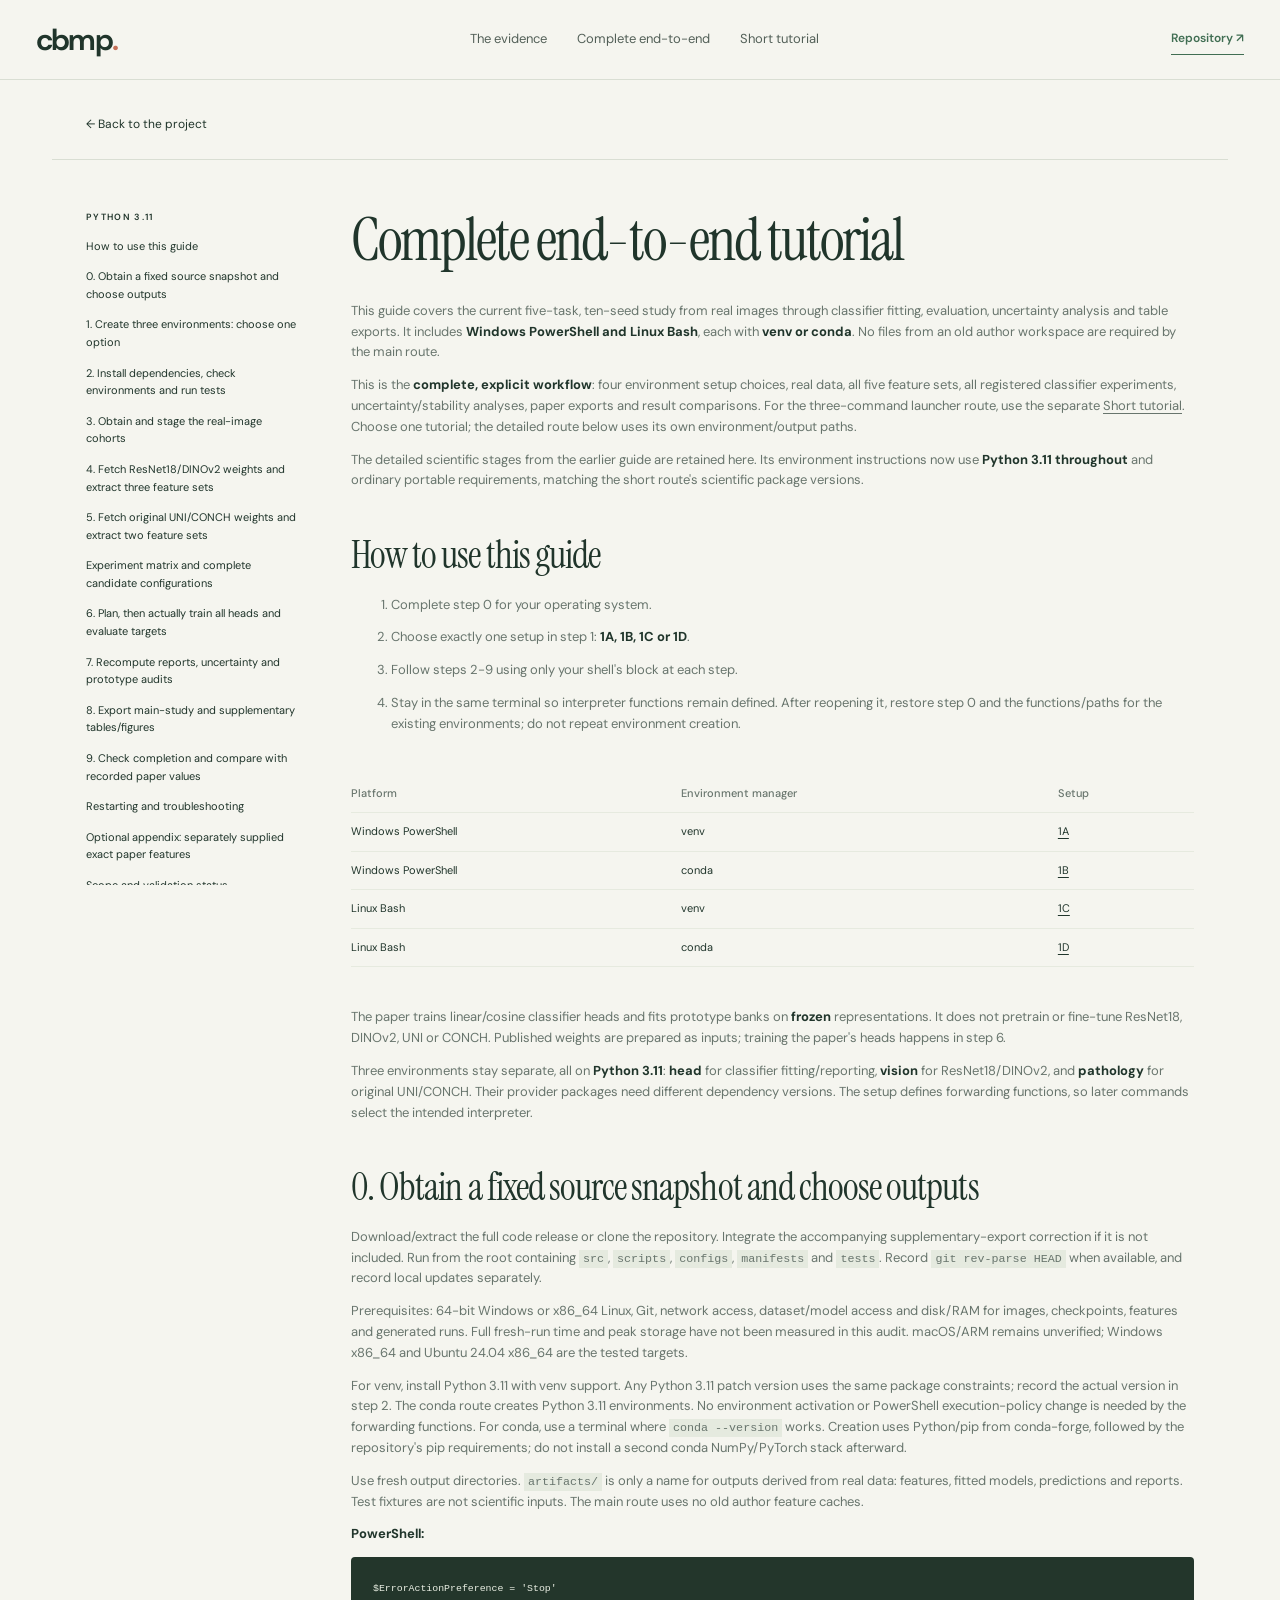
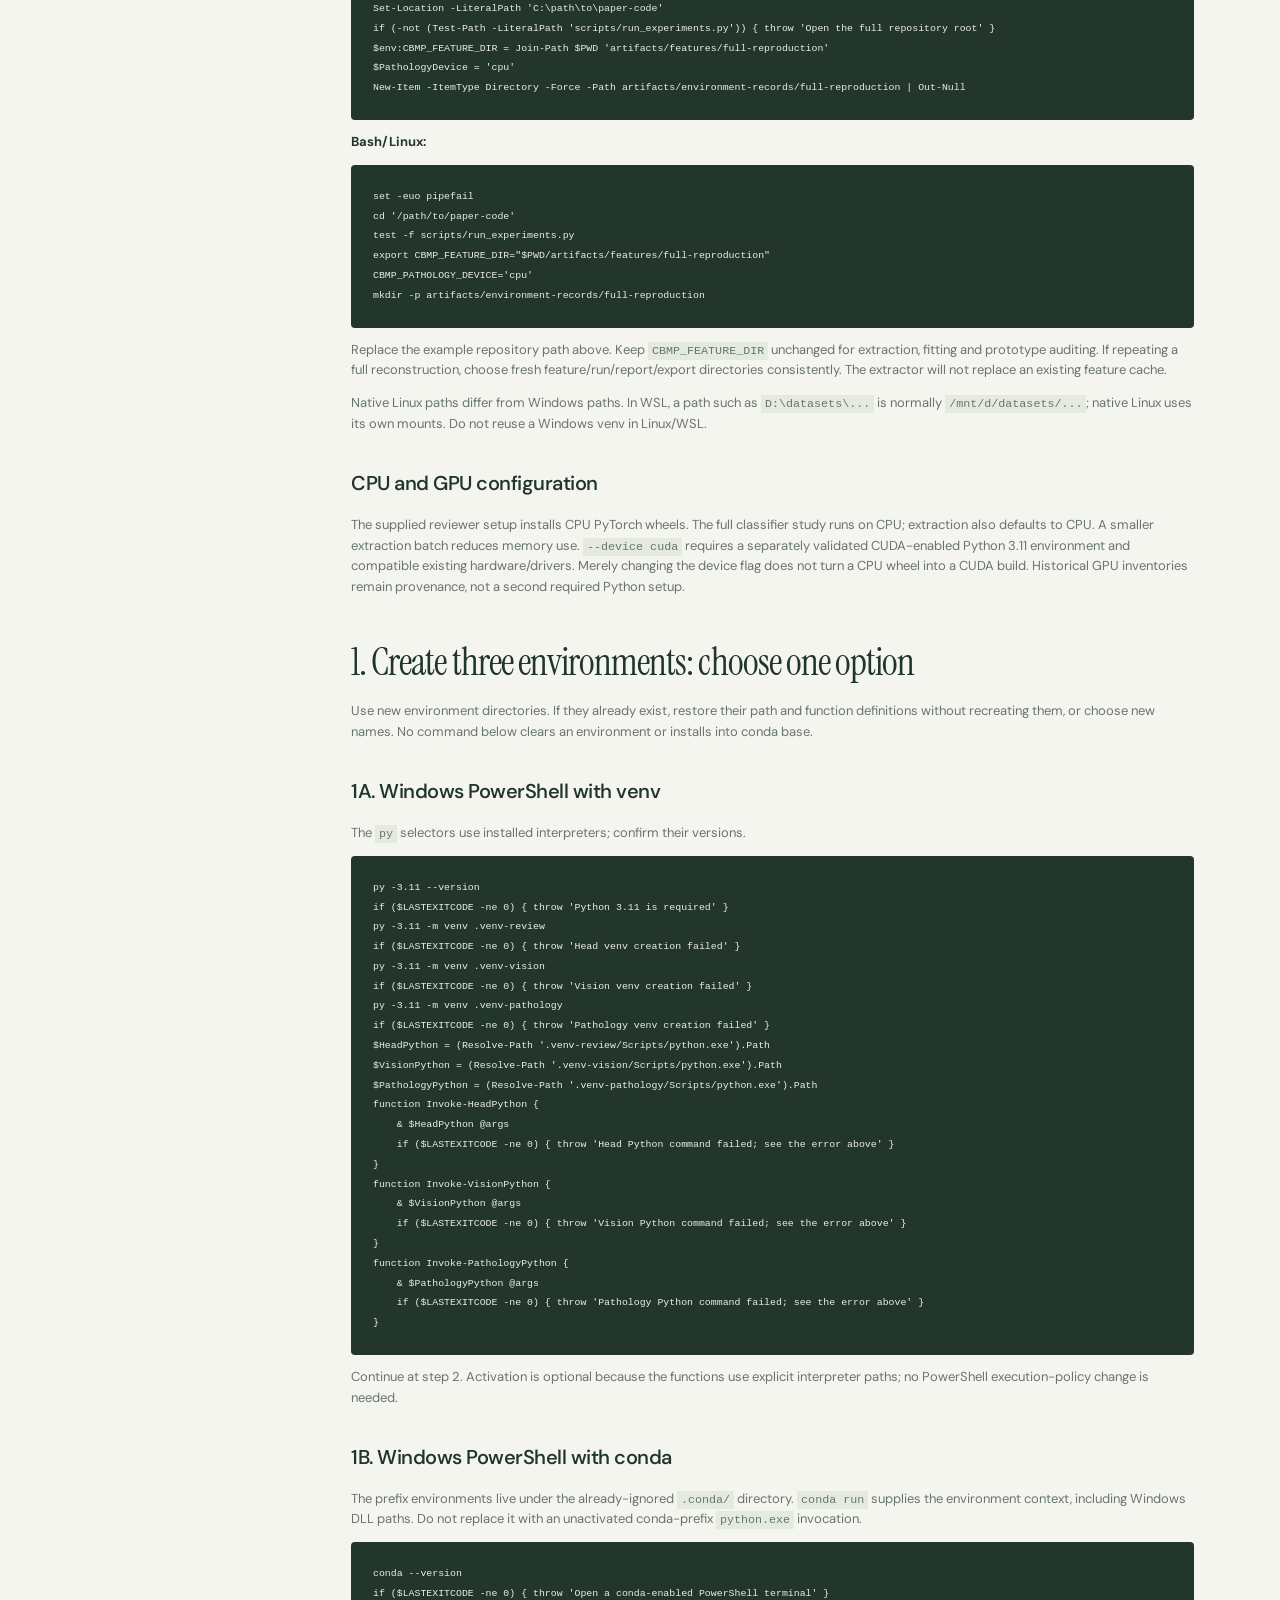
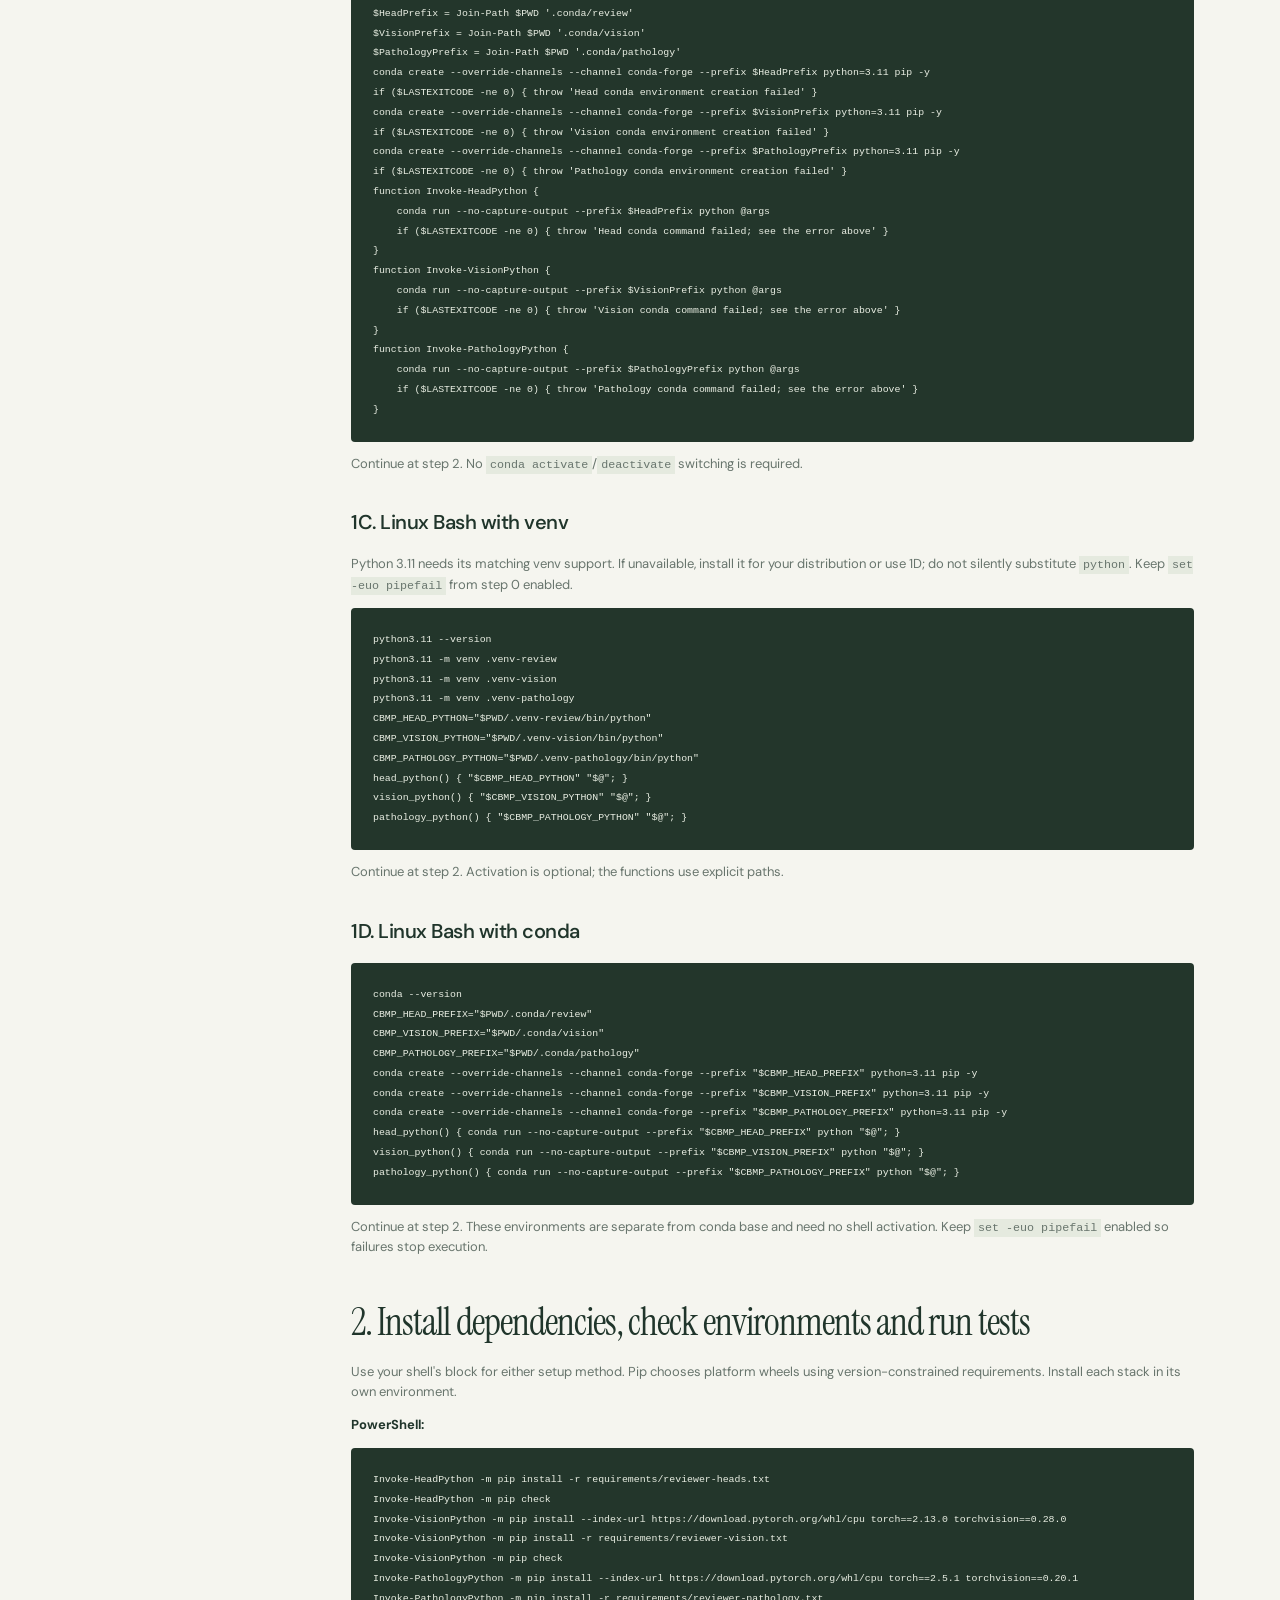
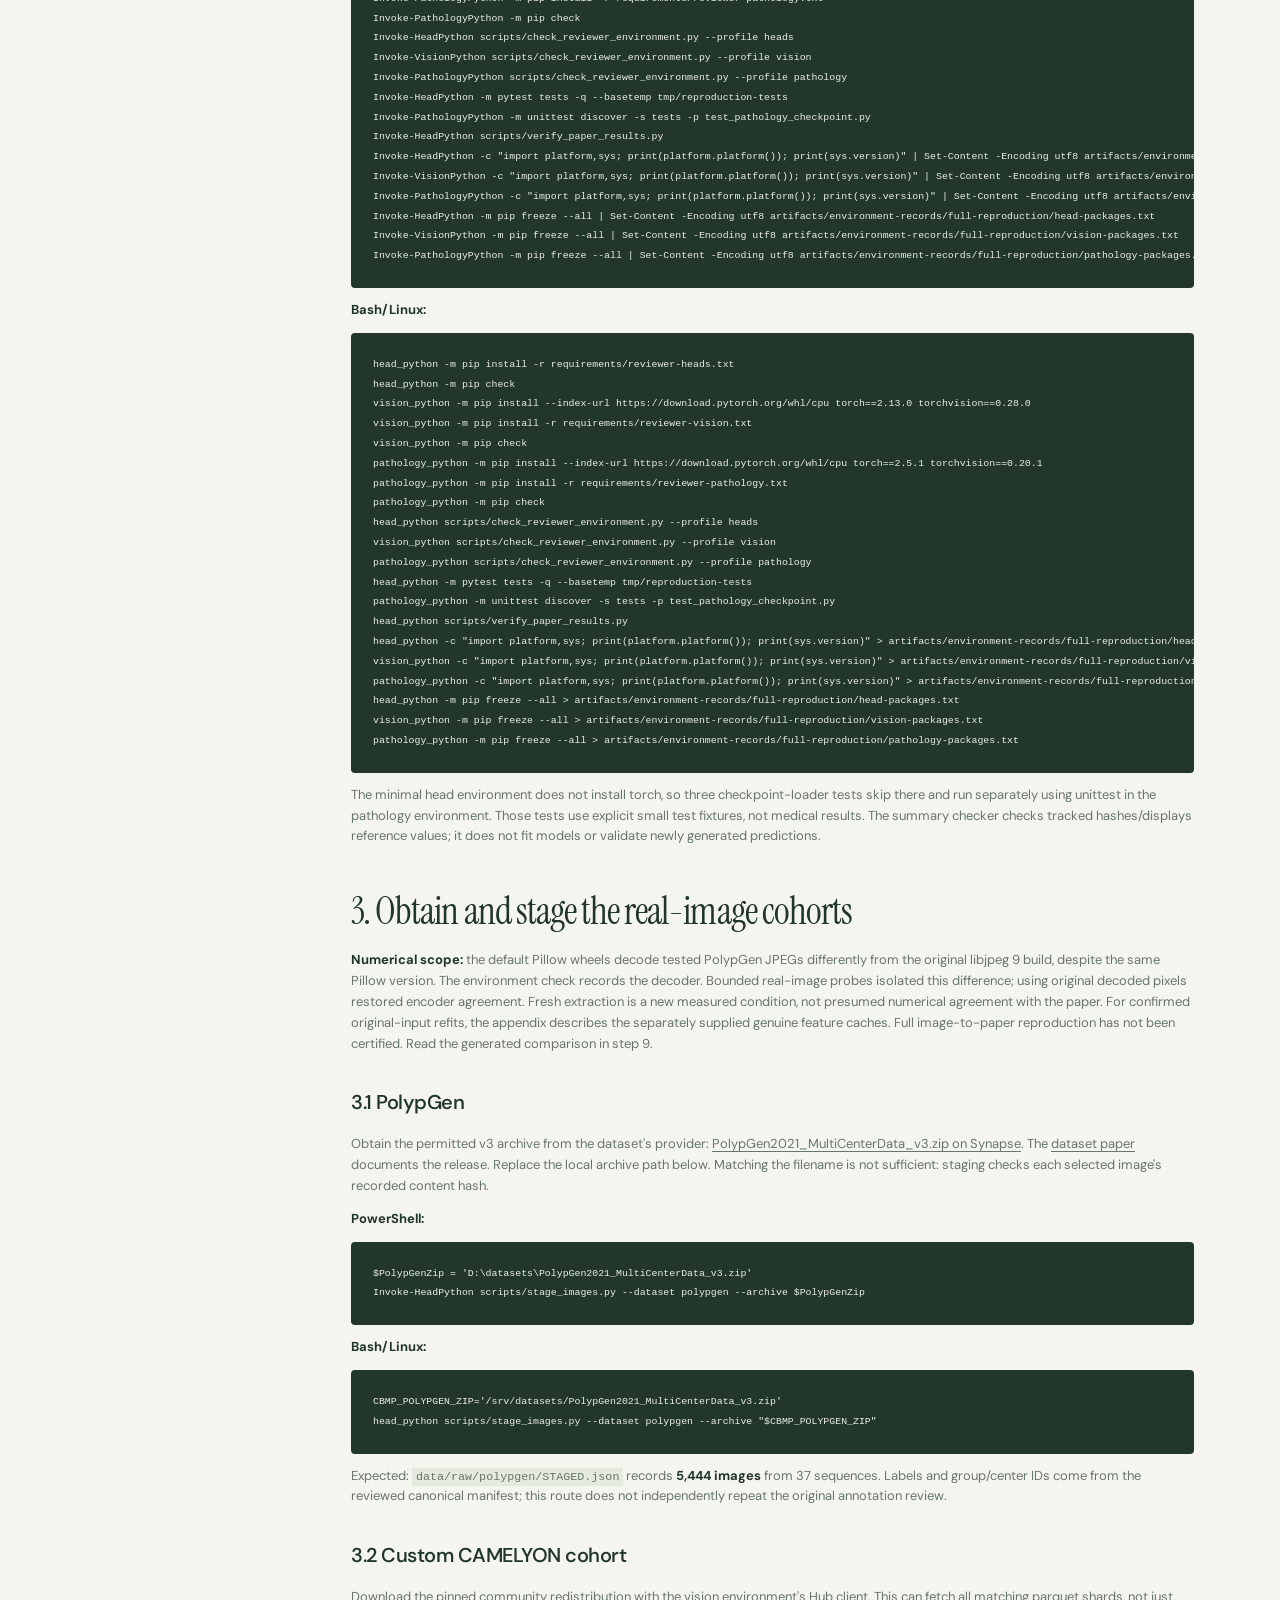
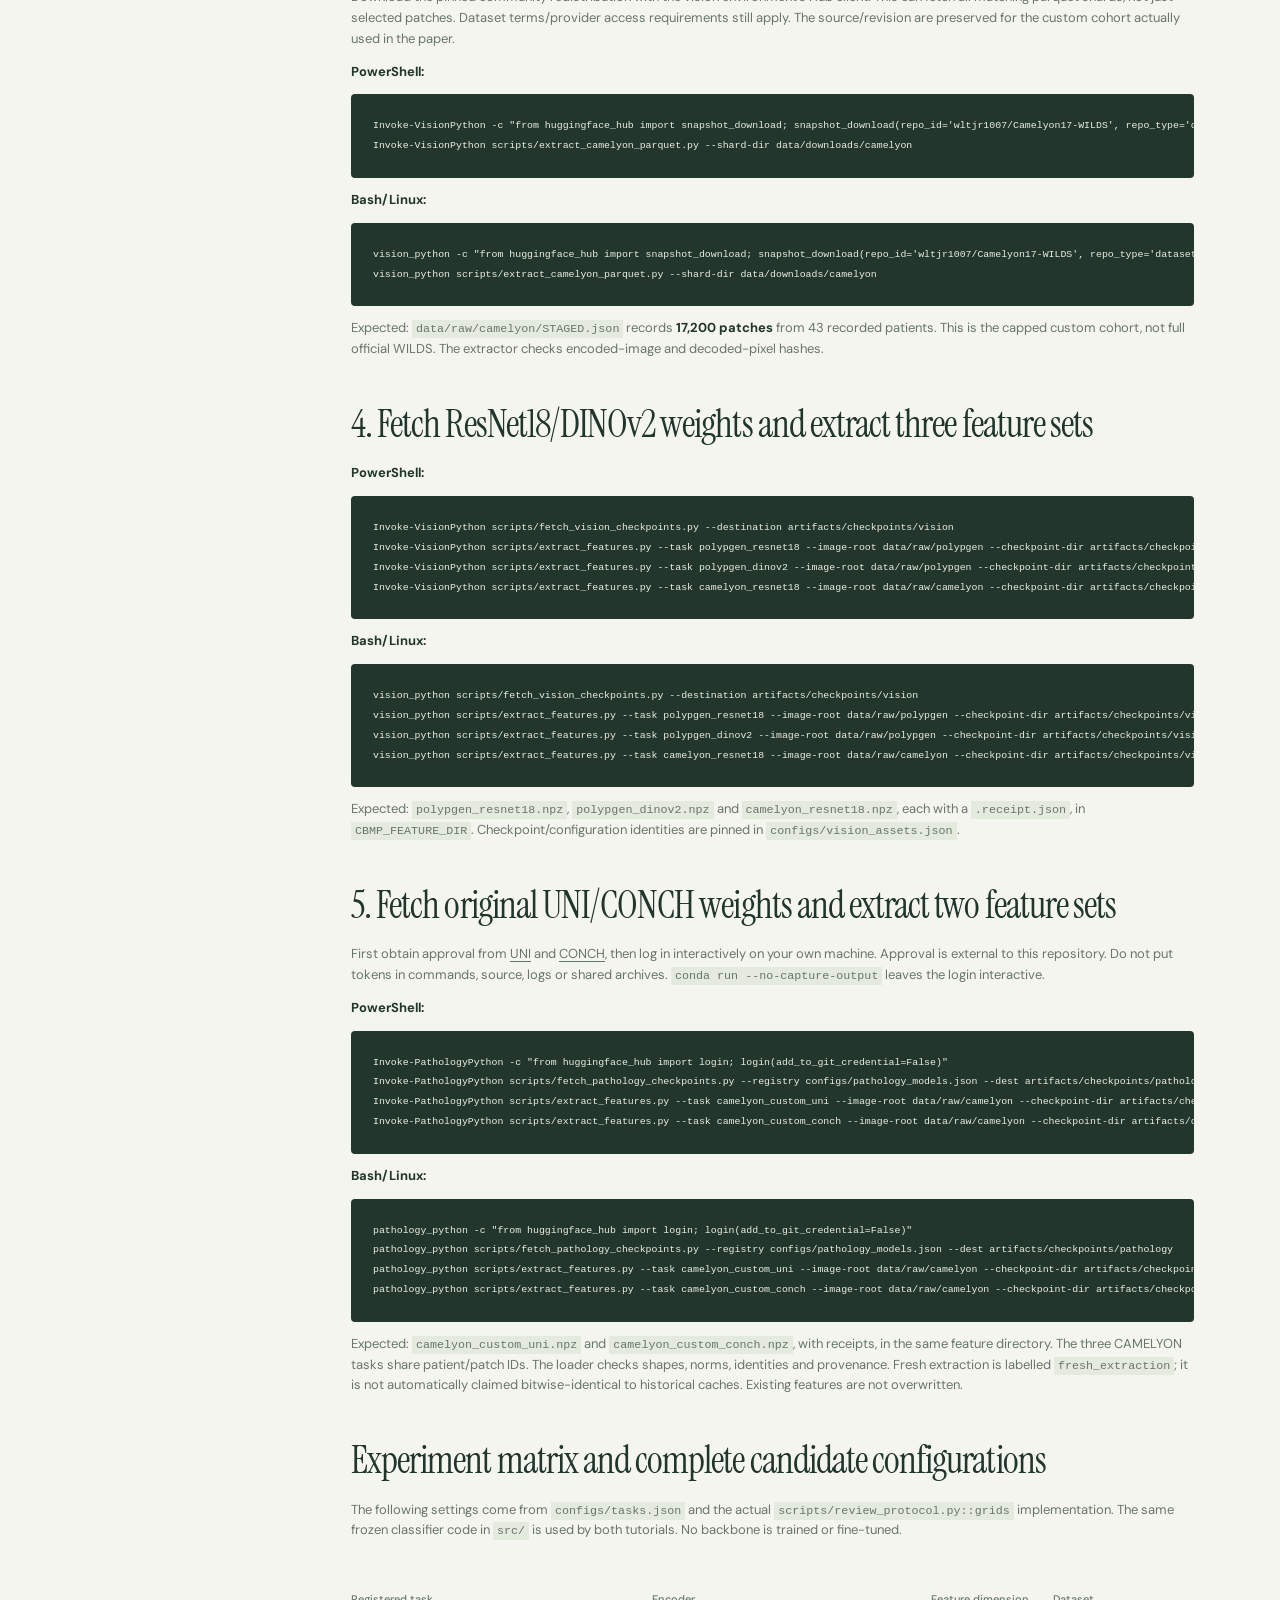
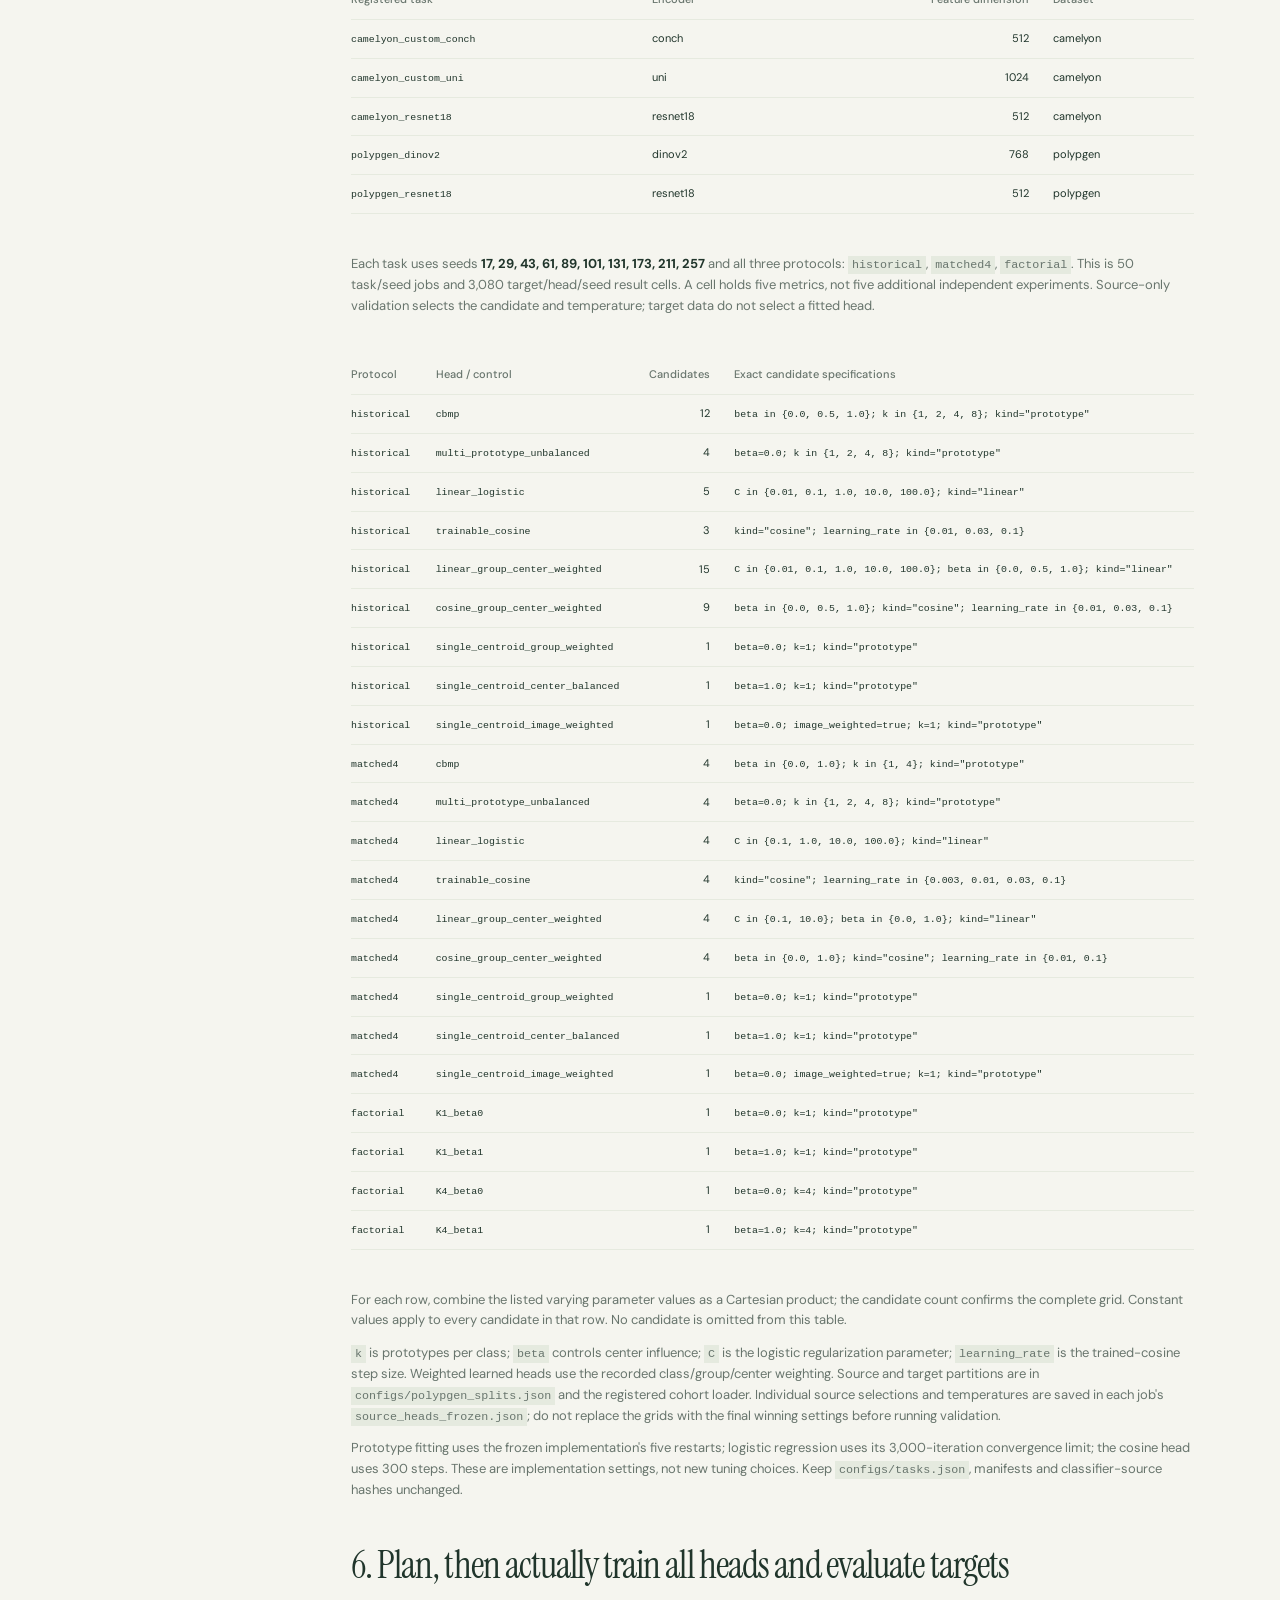
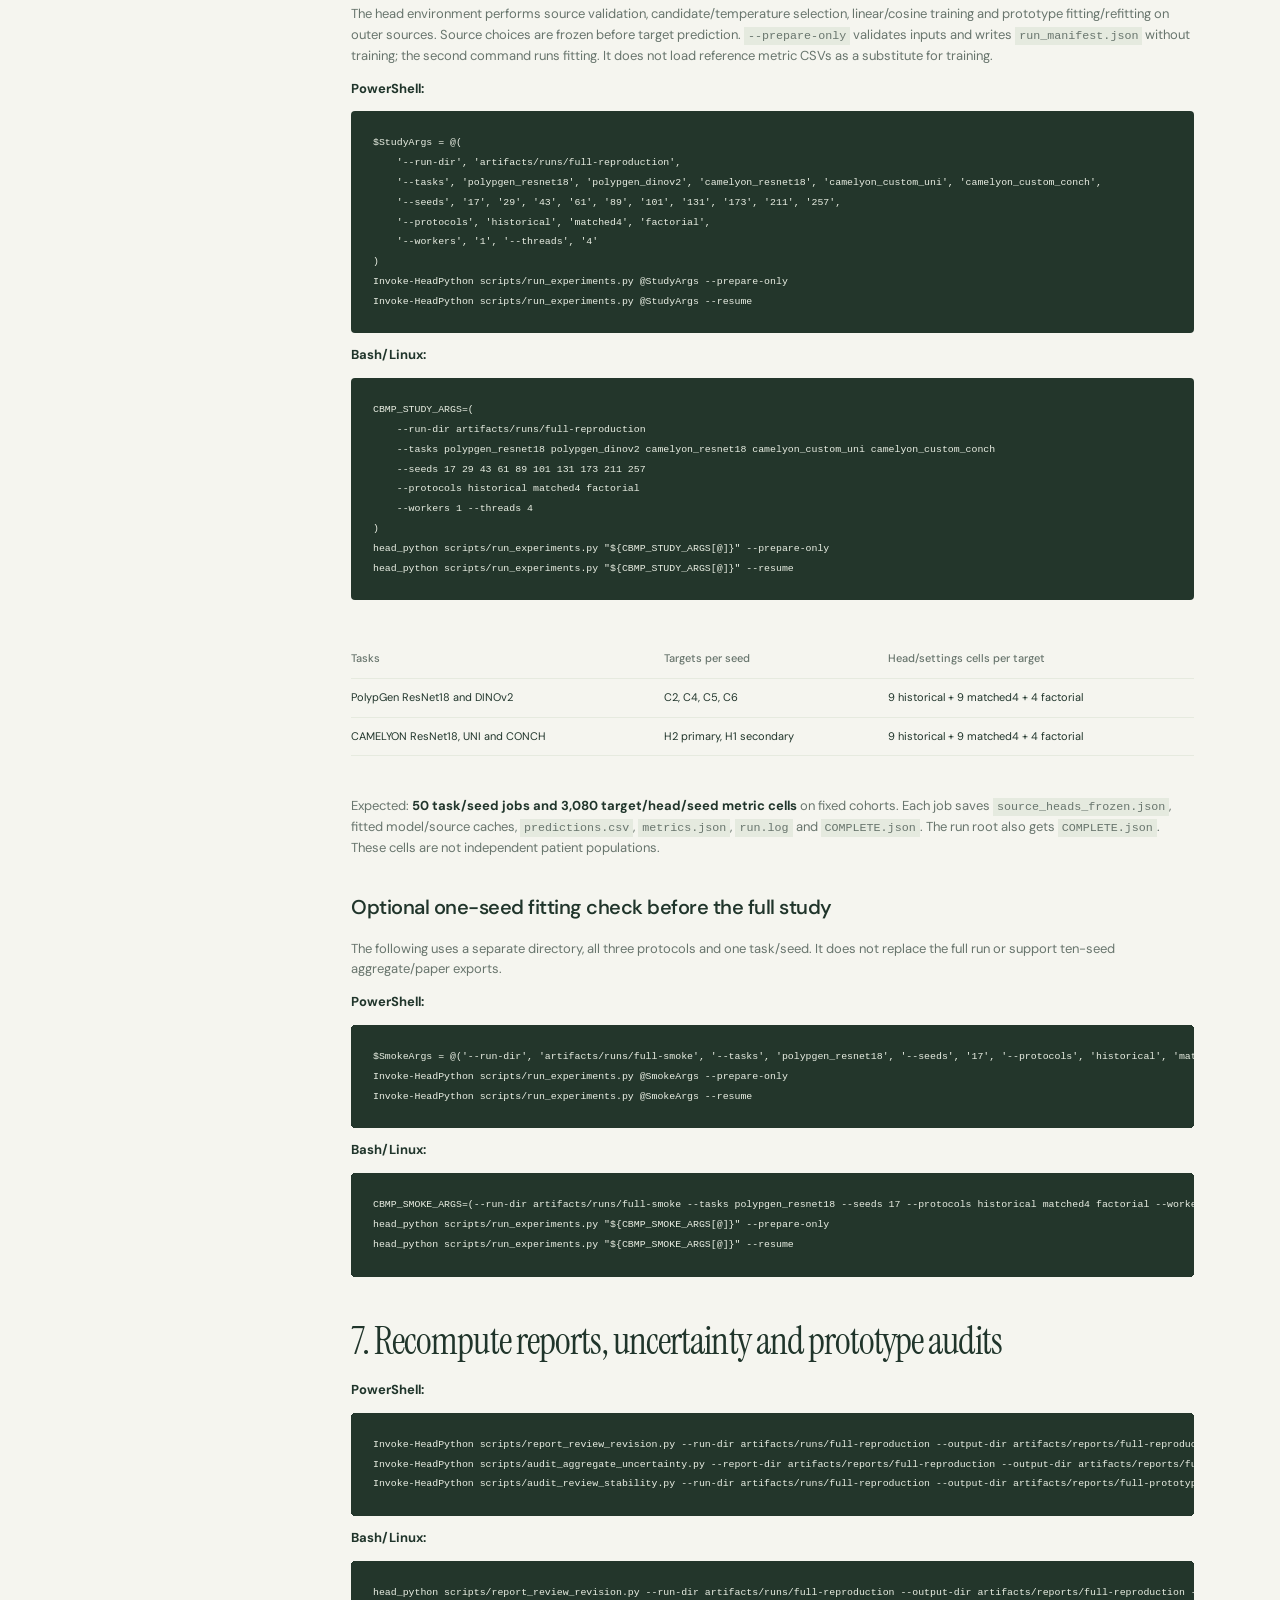
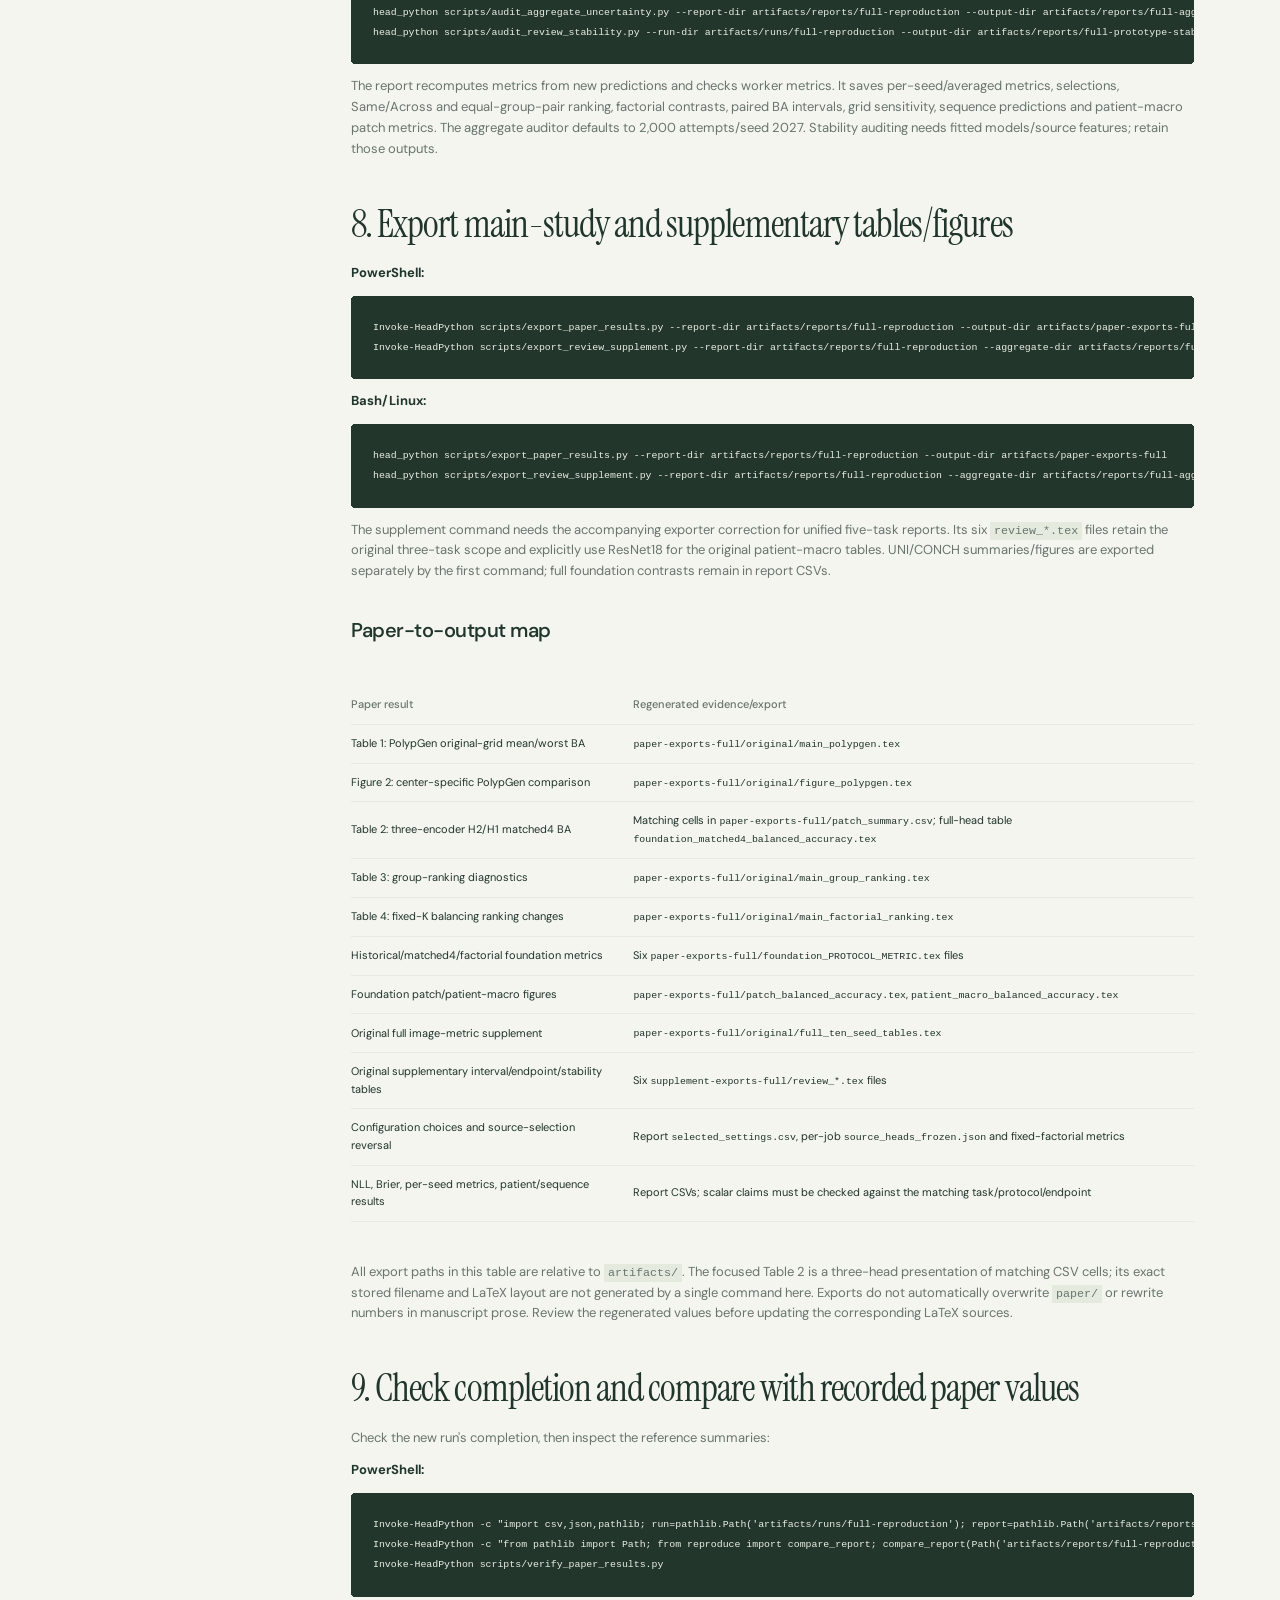
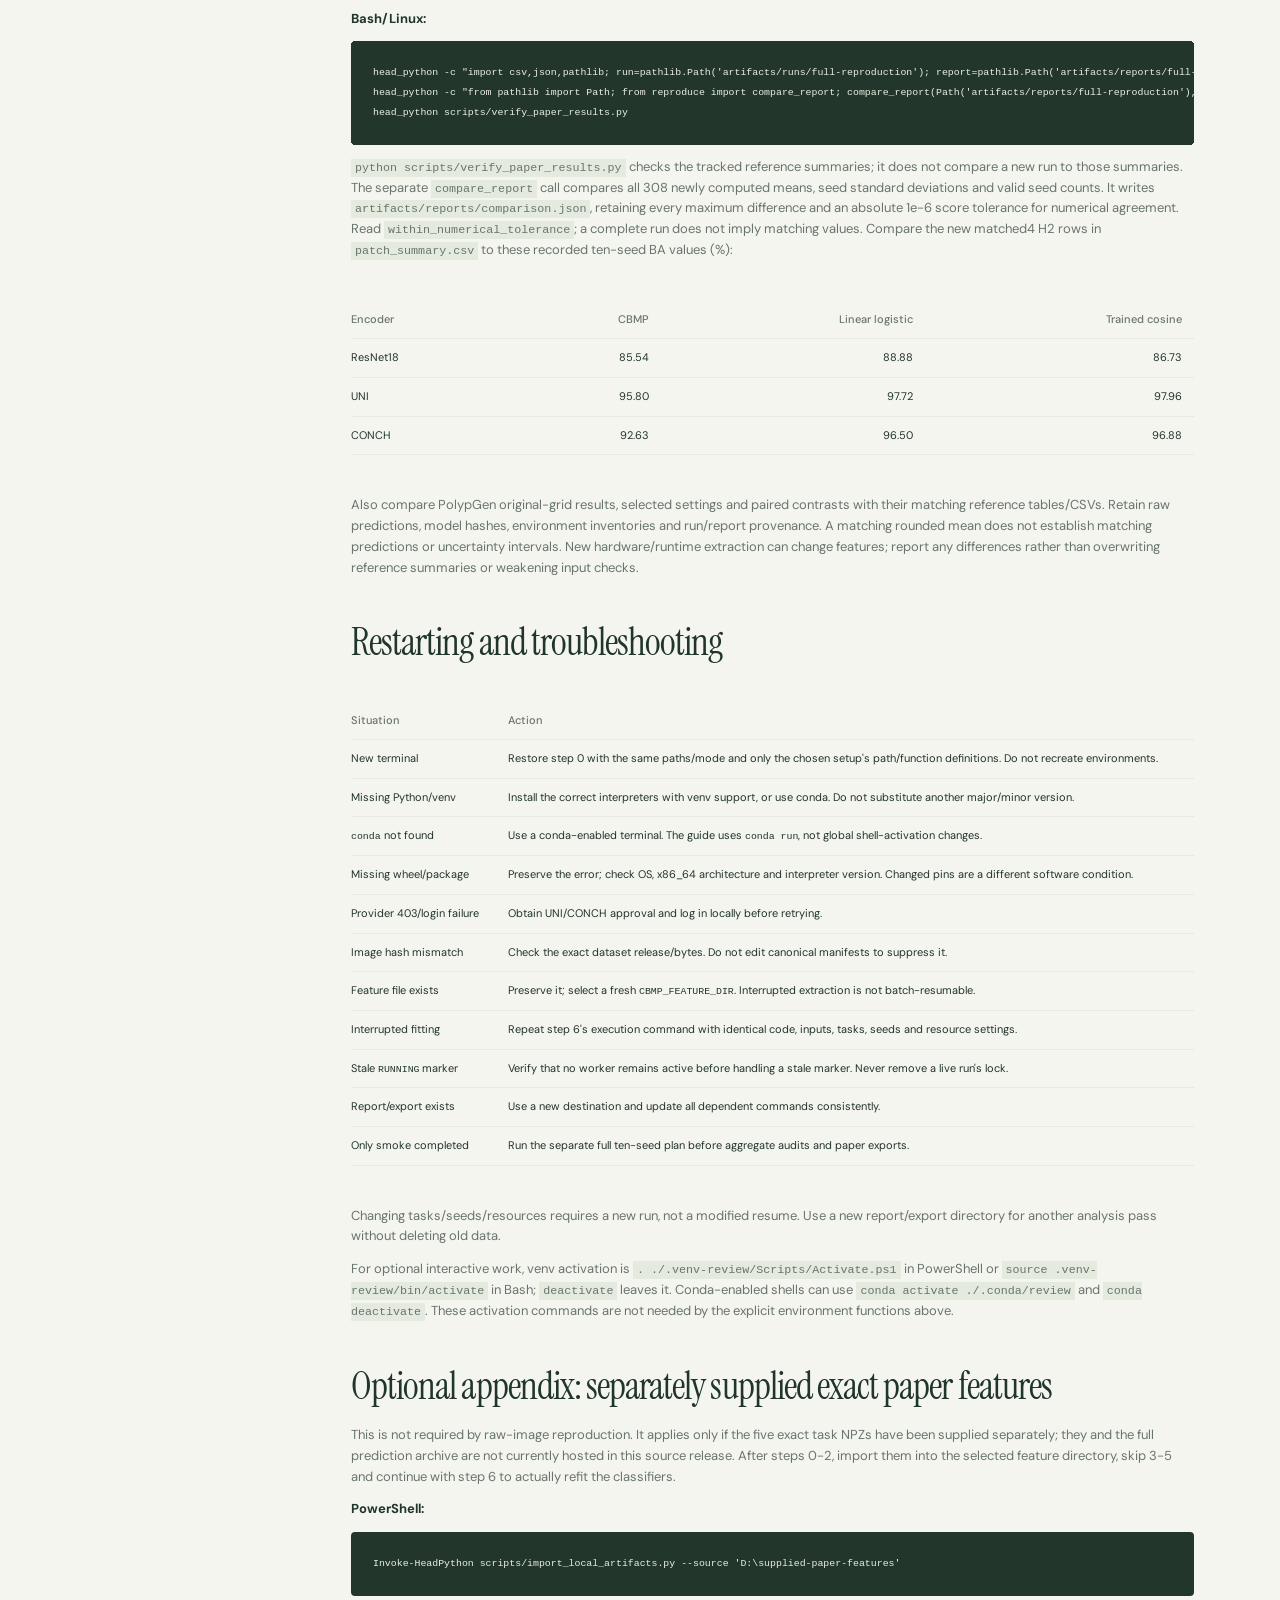
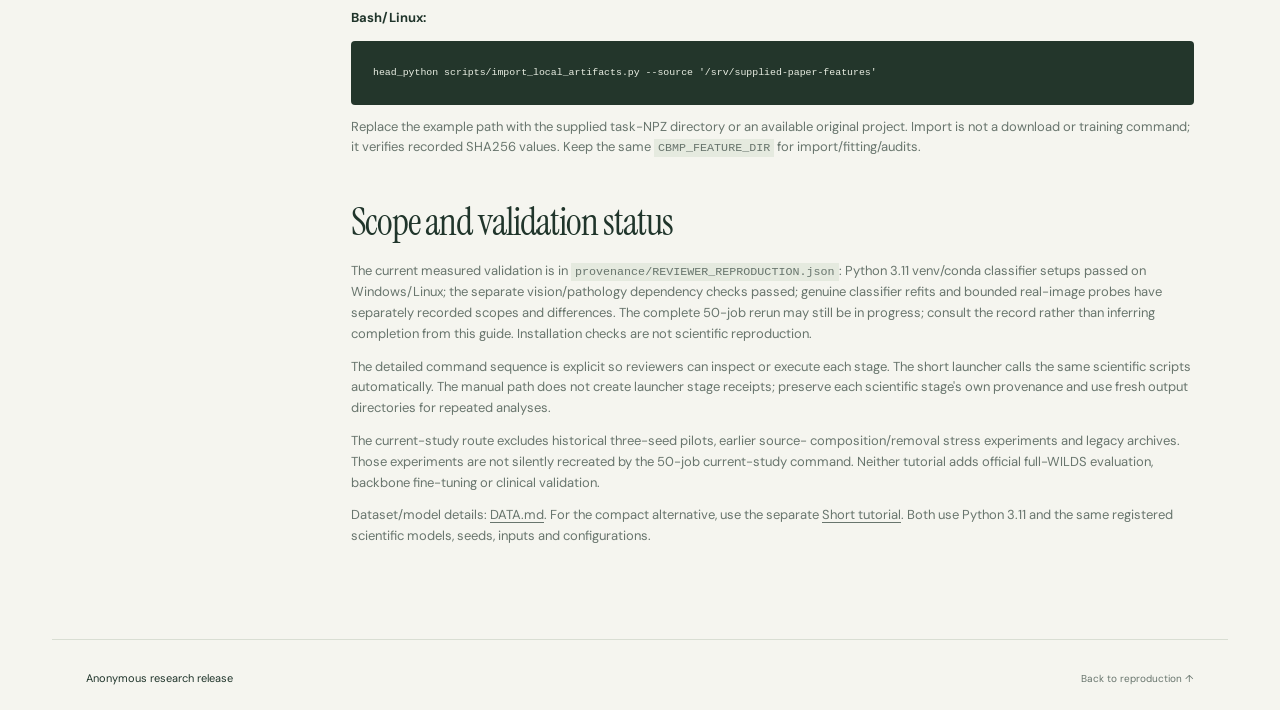
<file: docs/complete.html>
<!doctype html><html lang="en" data-anonymous-source-directory="docs"><head><meta charset="utf-8"><meta name="viewport" content="width=device-width, initial-scale=1"><title>Complete end-to-end tutorial · CBMP</title><link rel="stylesheet" href="styles.css?v=20261117"><script src="proxy-compat.js" defer></script></head><body><a class="skip" href="#guide">Skip to guide</a><header class="site-header"><div class="header-inner"><a class="brand" href="index.html">cbmp<span class="brand-dot">.</span></a><nav aria-label="Main navigation"><a href="index.html#results">The evidence</a><a href="complete.html">Complete end-to-end</a><a href="guide.html">Short tutorial</a></nav><a class="header-download repository-link" data-repository-link href="https://anonymous.4open.science/r/CVPR_work-7DDE/">Repository ↗</a></div></header><div class="wrap guide-banner"><a href="index.html#reproduce">← Back to the project</a></div><main class="wrap guide-layout"><nav class="guide-nav" aria-label="Guide contents"><span class="tiny-label">PYTHON 3.11</span><a href="#how-to-use-this-guide">How to use this guide</a><a href="#0-obtain-a-fixed-source-snapshot-and-choose-outputs">0. Obtain a fixed source snapshot and choose outputs</a><a href="#1-create-three-environments-choose-one-option">1. Create three environments: choose one option</a><a href="#2-install-dependencies-check-environments-and-run-tests">2. Install dependencies, check environments and run tests</a><a href="#3-obtain-and-stage-the-real-image-cohorts">3. Obtain and stage the real-image cohorts</a><a href="#4-fetch-resnet18dinov2-weights-and-extract-three-feature-sets">4. Fetch ResNet18/DINOv2 weights and extract three feature sets</a><a href="#5-fetch-original-uniconch-weights-and-extract-two-feature-sets">5. Fetch original UNI/CONCH weights and extract two feature sets</a><a href="#experiment-matrix-and-complete-candidate-configurations">Experiment matrix and complete candidate configurations</a><a href="#6-plan-then-actually-train-all-heads-and-evaluate-targets">6. Plan, then actually train all heads and evaluate targets</a><a href="#7-recompute-reports-uncertainty-and-prototype-audits">7. Recompute reports, uncertainty and prototype audits</a><a href="#8-export-main-study-and-supplementary-tablesfigures">8. Export main-study and supplementary tables/figures</a><a href="#9-check-completion-and-compare-with-recorded-paper-values">9. Check completion and compare with recorded paper values</a><a href="#restarting-and-troubleshooting">Restarting and troubleshooting</a><a href="#optional-appendix-separately-supplied-exact-paper-features">Optional appendix: separately supplied exact paper features</a><a href="#scope-and-validation-status">Scope and validation status</a><a href="downloads/REPRODUCE_ALL.md" download>Download guide ↓</a></nav><article class="guide-content" id="guide"><h1 id="complete-end-to-end-tutorial">Complete end-to-end tutorial</h1>
<p>This guide covers the current five-task, ten-seed study from real images through
classifier fitting, evaluation, uncertainty analysis and table exports. It
includes <strong>Windows PowerShell and Linux Bash</strong>, each with <strong>venv or conda</strong>.
No files from an old author workspace are required by the main route.</p>
<p>This is the <strong>complete, explicit workflow</strong>: four environment setup choices,
real data, all five feature sets, all registered classifier experiments,
uncertainty/stability analyses, paper exports and result comparisons.
For the three-command launcher route, use the separate <a href="guide.html">Short tutorial</a>.
Choose one tutorial; the detailed route below uses its own environment/output paths.</p>
<p>The detailed scientific stages from the earlier guide are retained here. Its
environment instructions now use <strong>Python 3.11 throughout</strong> and ordinary portable
requirements, matching the short route's scientific package versions.</p>
<h2 id="how-to-use-this-guide">How to use this guide</h2>
<ol>
<li>Complete step 0 for your operating system.</li>
<li>Choose exactly one setup in step 1: <strong>1A, 1B, 1C or 1D</strong>.</li>
<li>Follow steps 2-9 using only your shell's block at each step.</li>
<li>Stay in the same terminal so interpreter functions remain defined. After
   reopening it, restore step 0 and the functions/paths for the existing
   environments; do not repeat environment creation.</li>
</ol>
<div class="table-scroll"><table>
<thead>
<tr>
<th>Platform</th>
<th>Environment manager</th>
<th>Setup</th>
</tr>
</thead>
<tbody>
<tr>
<td>Windows PowerShell</td>
<td>venv</td>
<td><a href="#1a-windows-powershell-with-venv">1A</a></td>
</tr>
<tr>
<td>Windows PowerShell</td>
<td>conda</td>
<td><a href="#1b-windows-powershell-with-conda">1B</a></td>
</tr>
<tr>
<td>Linux Bash</td>
<td>venv</td>
<td><a href="#1c-linux-bash-with-venv">1C</a></td>
</tr>
<tr>
<td>Linux Bash</td>
<td>conda</td>
<td><a href="#1d-linux-bash-with-conda">1D</a></td>
</tr>
</tbody>
</table></div>
<p>The paper trains linear/cosine classifier heads and fits prototype banks on
<strong>frozen</strong> representations. It does not pretrain or fine-tune ResNet18, DINOv2,
UNI or CONCH. Published weights are prepared as inputs; training the paper's
heads happens in step 6.</p>
<p>Three environments stay separate, all on <strong>Python 3.11</strong>: <strong>head</strong> for classifier
fitting/reporting, <strong>vision</strong> for ResNet18/DINOv2, and <strong>pathology</strong> for original
UNI/CONCH. Their provider packages need different dependency versions. The setup
defines forwarding functions, so later commands select the intended interpreter.</p>
<h2 id="0-obtain-a-fixed-source-snapshot-and-choose-outputs">0. Obtain a fixed source snapshot and choose outputs</h2>
<p>Download/extract the full code release or clone the repository. Integrate the
accompanying supplementary-export correction if it is not included. Run from the
root containing <code>src</code>, <code>scripts</code>, <code>configs</code>, <code>manifests</code> and <code>tests</code>. Record
<code>git rev-parse HEAD</code> when available, and record local updates separately.</p>
<p>Prerequisites: 64-bit Windows or x86_64 Linux, Git, network access, dataset/model
access and disk/RAM for images, checkpoints, features and generated runs. Full
fresh-run time and peak storage have not been measured in this audit. macOS/ARM
remains unverified; Windows x86_64 and Ubuntu 24.04 x86_64 are the tested targets.</p>
<p>For venv, install Python 3.11 with venv support. Any Python 3.11 patch version
uses the same package constraints; record the actual version in step 2.
The conda route creates Python 3.11 environments. No environment activation or
PowerShell execution-policy change is needed by the forwarding functions.
For conda, use a terminal where <code>conda --version</code> works. Creation uses Python/pip
from conda-forge, followed by the repository's pip requirements; do not install a
second conda NumPy/PyTorch stack afterward.</p>
<p>Use fresh output directories. <code>artifacts/</code> is only a name for outputs derived
from real data: features, fitted models, predictions and reports. Test fixtures
are not scientific inputs. The main route uses no old author feature caches.</p>
<p><strong>PowerShell:</strong></p>
<pre><code class="language-powershell">$ErrorActionPreference = 'Stop'
Set-Location -LiteralPath 'C:\path\to\paper-code'
if (-not (Test-Path -LiteralPath 'scripts/run_experiments.py')) { throw 'Open the full repository root' }
$env:CBMP_FEATURE_DIR = Join-Path $PWD 'artifacts/features/full-reproduction'
$PathologyDevice = 'cpu'
New-Item -ItemType Directory -Force -Path artifacts/environment-records/full-reproduction | Out-Null
</code></pre>
<p><strong>Bash/Linux:</strong></p>
<pre><code class="language-bash">set -euo pipefail
cd '/path/to/paper-code'
test -f scripts/run_experiments.py
export CBMP_FEATURE_DIR=&quot;$PWD/artifacts/features/full-reproduction&quot;
CBMP_PATHOLOGY_DEVICE='cpu'
mkdir -p artifacts/environment-records/full-reproduction
</code></pre>
<p>Replace the example repository path above. Keep <code>CBMP_FEATURE_DIR</code> unchanged for
extraction, fitting and prototype auditing. If repeating a full reconstruction,
choose fresh feature/run/report/export directories consistently. The extractor
will not replace an existing feature cache.</p>
<p>Native Linux paths differ from Windows paths. In WSL, a path such as
<code>D:\datasets\...</code> is normally <code>/mnt/d/datasets/...</code>; native Linux uses its
own mounts. Do not reuse a Windows venv in Linux/WSL.</p>
<h3 id="cpu-and-gpu-configuration">CPU and GPU configuration</h3>
<p>The supplied reviewer setup installs CPU PyTorch wheels. The full classifier
study runs on CPU; extraction also defaults to CPU. A smaller extraction batch
reduces memory use. <code>--device cuda</code> requires a separately validated CUDA-enabled
Python 3.11 environment and compatible existing hardware/drivers. Merely changing
the device flag does not turn a CPU wheel into a CUDA build. Historical GPU
inventories remain provenance, not a second required Python setup.</p>
<h2 id="1-create-three-environments-choose-one-option">1. Create three environments: choose one option</h2>
<p>Use new environment directories. If they already exist, restore their path and
function definitions without recreating them, or choose new names. No command
below clears an environment or installs into conda base.</p>
<h3 id="1a-windows-powershell-with-venv">1A. Windows PowerShell with venv</h3>
<p>The <code>py</code> selectors use installed interpreters; confirm their versions.</p>
<pre><code class="language-powershell">py -3.11 --version
if ($LASTEXITCODE -ne 0) { throw 'Python 3.11 is required' }
py -3.11 -m venv .venv-review
if ($LASTEXITCODE -ne 0) { throw 'Head venv creation failed' }
py -3.11 -m venv .venv-vision
if ($LASTEXITCODE -ne 0) { throw 'Vision venv creation failed' }
py -3.11 -m venv .venv-pathology
if ($LASTEXITCODE -ne 0) { throw 'Pathology venv creation failed' }
$HeadPython = (Resolve-Path '.venv-review/Scripts/python.exe').Path
$VisionPython = (Resolve-Path '.venv-vision/Scripts/python.exe').Path
$PathologyPython = (Resolve-Path '.venv-pathology/Scripts/python.exe').Path
function Invoke-HeadPython {
    &amp; $HeadPython @args
    if ($LASTEXITCODE -ne 0) { throw 'Head Python command failed; see the error above' }
}
function Invoke-VisionPython {
    &amp; $VisionPython @args
    if ($LASTEXITCODE -ne 0) { throw 'Vision Python command failed; see the error above' }
}
function Invoke-PathologyPython {
    &amp; $PathologyPython @args
    if ($LASTEXITCODE -ne 0) { throw 'Pathology Python command failed; see the error above' }
}
</code></pre>
<p>Continue at step 2. Activation is optional because the functions use explicit
interpreter paths; no PowerShell execution-policy change is needed.</p>
<h3 id="1b-windows-powershell-with-conda">1B. Windows PowerShell with conda</h3>
<p>The prefix environments live under the already-ignored <code>.conda/</code> directory.
<code>conda run</code> supplies the environment context, including Windows DLL paths. Do
not replace it with an unactivated conda-prefix <code>python.exe</code> invocation.</p>
<pre><code class="language-powershell">conda --version
if ($LASTEXITCODE -ne 0) { throw 'Open a conda-enabled PowerShell terminal' }
$HeadPrefix = Join-Path $PWD '.conda/review'
$VisionPrefix = Join-Path $PWD '.conda/vision'
$PathologyPrefix = Join-Path $PWD '.conda/pathology'
conda create --override-channels --channel conda-forge --prefix $HeadPrefix python=3.11 pip -y
if ($LASTEXITCODE -ne 0) { throw 'Head conda environment creation failed' }
conda create --override-channels --channel conda-forge --prefix $VisionPrefix python=3.11 pip -y
if ($LASTEXITCODE -ne 0) { throw 'Vision conda environment creation failed' }
conda create --override-channels --channel conda-forge --prefix $PathologyPrefix python=3.11 pip -y
if ($LASTEXITCODE -ne 0) { throw 'Pathology conda environment creation failed' }
function Invoke-HeadPython {
    conda run --no-capture-output --prefix $HeadPrefix python @args
    if ($LASTEXITCODE -ne 0) { throw 'Head conda command failed; see the error above' }
}
function Invoke-VisionPython {
    conda run --no-capture-output --prefix $VisionPrefix python @args
    if ($LASTEXITCODE -ne 0) { throw 'Vision conda command failed; see the error above' }
}
function Invoke-PathologyPython {
    conda run --no-capture-output --prefix $PathologyPrefix python @args
    if ($LASTEXITCODE -ne 0) { throw 'Pathology conda command failed; see the error above' }
}
</code></pre>
<p>Continue at step 2. No <code>conda activate</code>/<code>deactivate</code> switching is required.</p>
<h3 id="1c-linux-bash-with-venv">1C. Linux Bash with venv</h3>
<p>Python 3.11 needs its matching venv support. If unavailable, install
it for your distribution or use 1D; do not silently substitute <code>python</code>.
Keep <code>set -euo pipefail</code> from step 0 enabled.</p>
<pre><code class="language-bash">python3.11 --version
python3.11 -m venv .venv-review
python3.11 -m venv .venv-vision
python3.11 -m venv .venv-pathology
CBMP_HEAD_PYTHON=&quot;$PWD/.venv-review/bin/python&quot;
CBMP_VISION_PYTHON=&quot;$PWD/.venv-vision/bin/python&quot;
CBMP_PATHOLOGY_PYTHON=&quot;$PWD/.venv-pathology/bin/python&quot;
head_python() { &quot;$CBMP_HEAD_PYTHON&quot; &quot;$@&quot;; }
vision_python() { &quot;$CBMP_VISION_PYTHON&quot; &quot;$@&quot;; }
pathology_python() { &quot;$CBMP_PATHOLOGY_PYTHON&quot; &quot;$@&quot;; }
</code></pre>
<p>Continue at step 2. Activation is optional; the functions use explicit paths.</p>
<h3 id="1d-linux-bash-with-conda">1D. Linux Bash with conda</h3>
<pre><code class="language-bash">conda --version
CBMP_HEAD_PREFIX=&quot;$PWD/.conda/review&quot;
CBMP_VISION_PREFIX=&quot;$PWD/.conda/vision&quot;
CBMP_PATHOLOGY_PREFIX=&quot;$PWD/.conda/pathology&quot;
conda create --override-channels --channel conda-forge --prefix &quot;$CBMP_HEAD_PREFIX&quot; python=3.11 pip -y
conda create --override-channels --channel conda-forge --prefix &quot;$CBMP_VISION_PREFIX&quot; python=3.11 pip -y
conda create --override-channels --channel conda-forge --prefix &quot;$CBMP_PATHOLOGY_PREFIX&quot; python=3.11 pip -y
head_python() { conda run --no-capture-output --prefix &quot;$CBMP_HEAD_PREFIX&quot; python &quot;$@&quot;; }
vision_python() { conda run --no-capture-output --prefix &quot;$CBMP_VISION_PREFIX&quot; python &quot;$@&quot;; }
pathology_python() { conda run --no-capture-output --prefix &quot;$CBMP_PATHOLOGY_PREFIX&quot; python &quot;$@&quot;; }
</code></pre>
<p>Continue at step 2. These environments are separate from conda base and need
no shell activation. Keep <code>set -euo pipefail</code> enabled so failures stop execution.</p>
<h2 id="2-install-dependencies-check-environments-and-run-tests">2. Install dependencies, check environments and run tests</h2>
<p>Use your shell's block for either setup method. Pip chooses platform wheels
using version-constrained requirements. Install each stack in its own environment.</p>
<p><strong>PowerShell:</strong></p>
<pre><code class="language-powershell">Invoke-HeadPython -m pip install -r requirements/reviewer-heads.txt
Invoke-HeadPython -m pip check
Invoke-VisionPython -m pip install --index-url https://download.pytorch.org/whl/cpu torch==2.13.0 torchvision==0.28.0
Invoke-VisionPython -m pip install -r requirements/reviewer-vision.txt
Invoke-VisionPython -m pip check
Invoke-PathologyPython -m pip install --index-url https://download.pytorch.org/whl/cpu torch==2.5.1 torchvision==0.20.1
Invoke-PathologyPython -m pip install -r requirements/reviewer-pathology.txt
Invoke-PathologyPython -m pip check
Invoke-HeadPython scripts/check_reviewer_environment.py --profile heads
Invoke-VisionPython scripts/check_reviewer_environment.py --profile vision
Invoke-PathologyPython scripts/check_reviewer_environment.py --profile pathology
Invoke-HeadPython -m pytest tests -q --basetemp tmp/reproduction-tests
Invoke-PathologyPython -m unittest discover -s tests -p test_pathology_checkpoint.py
Invoke-HeadPython scripts/verify_paper_results.py
Invoke-HeadPython -c &quot;import platform,sys; print(platform.platform()); print(sys.version)&quot; | Set-Content -Encoding utf8 artifacts/environment-records/full-reproduction/head-runtime.txt
Invoke-VisionPython -c &quot;import platform,sys; print(platform.platform()); print(sys.version)&quot; | Set-Content -Encoding utf8 artifacts/environment-records/full-reproduction/vision-runtime.txt
Invoke-PathologyPython -c &quot;import platform,sys; print(platform.platform()); print(sys.version)&quot; | Set-Content -Encoding utf8 artifacts/environment-records/full-reproduction/pathology-runtime.txt
Invoke-HeadPython -m pip freeze --all | Set-Content -Encoding utf8 artifacts/environment-records/full-reproduction/head-packages.txt
Invoke-VisionPython -m pip freeze --all | Set-Content -Encoding utf8 artifacts/environment-records/full-reproduction/vision-packages.txt
Invoke-PathologyPython -m pip freeze --all | Set-Content -Encoding utf8 artifacts/environment-records/full-reproduction/pathology-packages.txt
</code></pre>
<p><strong>Bash/Linux:</strong></p>
<pre><code class="language-bash">head_python -m pip install -r requirements/reviewer-heads.txt
head_python -m pip check
vision_python -m pip install --index-url https://download.pytorch.org/whl/cpu torch==2.13.0 torchvision==0.28.0
vision_python -m pip install -r requirements/reviewer-vision.txt
vision_python -m pip check
pathology_python -m pip install --index-url https://download.pytorch.org/whl/cpu torch==2.5.1 torchvision==0.20.1
pathology_python -m pip install -r requirements/reviewer-pathology.txt
pathology_python -m pip check
head_python scripts/check_reviewer_environment.py --profile heads
vision_python scripts/check_reviewer_environment.py --profile vision
pathology_python scripts/check_reviewer_environment.py --profile pathology
head_python -m pytest tests -q --basetemp tmp/reproduction-tests
pathology_python -m unittest discover -s tests -p test_pathology_checkpoint.py
head_python scripts/verify_paper_results.py
head_python -c &quot;import platform,sys; print(platform.platform()); print(sys.version)&quot; &gt; artifacts/environment-records/full-reproduction/head-runtime.txt
vision_python -c &quot;import platform,sys; print(platform.platform()); print(sys.version)&quot; &gt; artifacts/environment-records/full-reproduction/vision-runtime.txt
pathology_python -c &quot;import platform,sys; print(platform.platform()); print(sys.version)&quot; &gt; artifacts/environment-records/full-reproduction/pathology-runtime.txt
head_python -m pip freeze --all &gt; artifacts/environment-records/full-reproduction/head-packages.txt
vision_python -m pip freeze --all &gt; artifacts/environment-records/full-reproduction/vision-packages.txt
pathology_python -m pip freeze --all &gt; artifacts/environment-records/full-reproduction/pathology-packages.txt
</code></pre>
<p>The minimal head environment does not install torch, so three checkpoint-loader
tests skip there and run separately using unittest in the pathology environment.
Those tests use explicit small test fixtures, not medical results. The summary
checker checks tracked hashes/displays reference values; it does not fit models
or validate newly generated predictions.</p>
<h2 id="3-obtain-and-stage-the-real-image-cohorts">3. Obtain and stage the real-image cohorts</h2>
<p><strong>Numerical scope:</strong> the default Pillow wheels decode tested PolypGen JPEGs
differently from the original libjpeg 9 build, despite the same Pillow version.
The environment check records the decoder. Bounded real-image probes isolated
this difference; using original decoded pixels restored encoder agreement.
Fresh extraction is a new measured condition, not presumed numerical agreement
with the paper. For confirmed original-input refits, the appendix describes the
separately supplied genuine feature caches. Full image-to-paper reproduction
has not been certified. Read the generated comparison in step 9.</p>
<h3 id="31-polypgen">3.1 PolypGen</h3>
<p>Obtain the permitted v3 archive from the dataset's provider:
<a href="https://www.synapse.org/Synapse:syn45200214">PolypGen2021_MultiCenterData_v3.zip on Synapse</a>.
The <a href="https://doi.org/10.1038/s41597-023-01981-y">dataset paper</a> documents the release.
Replace the local archive path below. Matching the filename is not sufficient:
staging checks each selected image's recorded content hash.</p>
<p><strong>PowerShell:</strong></p>
<pre><code class="language-powershell">$PolypGenZip = 'D:\datasets\PolypGen2021_MultiCenterData_v3.zip'
Invoke-HeadPython scripts/stage_images.py --dataset polypgen --archive $PolypGenZip
</code></pre>
<p><strong>Bash/Linux:</strong></p>
<pre><code class="language-bash">CBMP_POLYPGEN_ZIP='/srv/datasets/PolypGen2021_MultiCenterData_v3.zip'
head_python scripts/stage_images.py --dataset polypgen --archive &quot;$CBMP_POLYPGEN_ZIP&quot;
</code></pre>
<p>Expected: <code>data/raw/polypgen/STAGED.json</code> records <strong>5,444 images</strong> from 37
sequences. Labels and group/center IDs come from the reviewed canonical manifest;
this route does not independently repeat the original annotation review.</p>
<h3 id="32-custom-camelyon-cohort">3.2 Custom CAMELYON cohort</h3>
<p>Download the pinned community redistribution with the vision environment's Hub
client. This can fetch all matching parquet shards, not just selected patches.
Dataset terms/provider access requirements still apply. The source/revision
are preserved for the custom cohort actually used in the paper.</p>
<p><strong>PowerShell:</strong></p>
<pre><code class="language-powershell">Invoke-VisionPython -c &quot;from huggingface_hub import snapshot_download; snapshot_download(repo_id='wltjr1007/Camelyon17-WILDS', repo_type='dataset', revision='d784d5344ba6c967f83f9f3d9b2f1e2a4d6eb78f', allow_patterns=['*.parquet'], local_dir='data/downloads/camelyon')&quot;
Invoke-VisionPython scripts/extract_camelyon_parquet.py --shard-dir data/downloads/camelyon
</code></pre>
<p><strong>Bash/Linux:</strong></p>
<pre><code class="language-bash">vision_python -c &quot;from huggingface_hub import snapshot_download; snapshot_download(repo_id='wltjr1007/Camelyon17-WILDS', repo_type='dataset', revision='d784d5344ba6c967f83f9f3d9b2f1e2a4d6eb78f', allow_patterns=['*.parquet'], local_dir='data/downloads/camelyon')&quot;
vision_python scripts/extract_camelyon_parquet.py --shard-dir data/downloads/camelyon
</code></pre>
<p>Expected: <code>data/raw/camelyon/STAGED.json</code> records <strong>17,200 patches</strong> from 43
recorded patients. This is the capped custom cohort, not full official WILDS.
The extractor checks encoded-image and decoded-pixel hashes.</p>
<h2 id="4-fetch-resnet18dinov2-weights-and-extract-three-feature-sets">4. Fetch ResNet18/DINOv2 weights and extract three feature sets</h2>
<p><strong>PowerShell:</strong></p>
<pre><code class="language-powershell">Invoke-VisionPython scripts/fetch_vision_checkpoints.py --destination artifacts/checkpoints/vision
Invoke-VisionPython scripts/extract_features.py --task polypgen_resnet18 --image-root data/raw/polypgen --checkpoint-dir artifacts/checkpoints/vision --threads 4 --batch-size 64
Invoke-VisionPython scripts/extract_features.py --task polypgen_dinov2 --image-root data/raw/polypgen --checkpoint-dir artifacts/checkpoints/vision --threads 8 --batch-size 16
Invoke-VisionPython scripts/extract_features.py --task camelyon_resnet18 --image-root data/raw/camelyon --checkpoint-dir artifacts/checkpoints/vision --threads 4 --batch-size 64
</code></pre>
<p><strong>Bash/Linux:</strong></p>
<pre><code class="language-bash">vision_python scripts/fetch_vision_checkpoints.py --destination artifacts/checkpoints/vision
vision_python scripts/extract_features.py --task polypgen_resnet18 --image-root data/raw/polypgen --checkpoint-dir artifacts/checkpoints/vision --threads 4 --batch-size 64
vision_python scripts/extract_features.py --task polypgen_dinov2 --image-root data/raw/polypgen --checkpoint-dir artifacts/checkpoints/vision --threads 8 --batch-size 16
vision_python scripts/extract_features.py --task camelyon_resnet18 --image-root data/raw/camelyon --checkpoint-dir artifacts/checkpoints/vision --threads 4 --batch-size 64
</code></pre>
<p>Expected: <code>polypgen_resnet18.npz</code>, <code>polypgen_dinov2.npz</code> and
<code>camelyon_resnet18.npz</code>, each with a <code>.receipt.json</code>, in <code>CBMP_FEATURE_DIR</code>.
Checkpoint/configuration identities are pinned in <code>configs/vision_assets.json</code>.</p>
<h2 id="5-fetch-original-uniconch-weights-and-extract-two-feature-sets">5. Fetch original UNI/CONCH weights and extract two feature sets</h2>
<p>First obtain approval from <a href="https://huggingface.co/MahmoodLab/UNI">UNI</a> and
<a href="https://huggingface.co/MahmoodLab/CONCH">CONCH</a>, then log in interactively on your
own machine. Approval is external to this repository. Do not put tokens in
commands, source, logs or shared archives. <code>conda run --no-capture-output</code> leaves
the login interactive.</p>
<p><strong>PowerShell:</strong></p>
<pre><code class="language-powershell">Invoke-PathologyPython -c &quot;from huggingface_hub import login; login(add_to_git_credential=False)&quot;
Invoke-PathologyPython scripts/fetch_pathology_checkpoints.py --registry configs/pathology_models.json --dest artifacts/checkpoints/pathology
Invoke-PathologyPython scripts/extract_features.py --task camelyon_custom_uni --image-root data/raw/camelyon --checkpoint-dir artifacts/checkpoints/pathology --threads 4 --batch-size 16 --device $PathologyDevice
Invoke-PathologyPython scripts/extract_features.py --task camelyon_custom_conch --image-root data/raw/camelyon --checkpoint-dir artifacts/checkpoints/pathology --threads 4 --batch-size 16 --device $PathologyDevice
</code></pre>
<p><strong>Bash/Linux:</strong></p>
<pre><code class="language-bash">pathology_python -c &quot;from huggingface_hub import login; login(add_to_git_credential=False)&quot;
pathology_python scripts/fetch_pathology_checkpoints.py --registry configs/pathology_models.json --dest artifacts/checkpoints/pathology
pathology_python scripts/extract_features.py --task camelyon_custom_uni --image-root data/raw/camelyon --checkpoint-dir artifacts/checkpoints/pathology --threads 4 --batch-size 16 --device &quot;$CBMP_PATHOLOGY_DEVICE&quot;
pathology_python scripts/extract_features.py --task camelyon_custom_conch --image-root data/raw/camelyon --checkpoint-dir artifacts/checkpoints/pathology --threads 4 --batch-size 16 --device &quot;$CBMP_PATHOLOGY_DEVICE&quot;
</code></pre>
<p>Expected: <code>camelyon_custom_uni.npz</code> and <code>camelyon_custom_conch.npz</code>, with receipts,
in the same feature directory. The three CAMELYON tasks share patient/patch IDs.
The loader checks shapes, norms, identities and provenance. Fresh extraction is
labelled <code>fresh_extraction</code>; it is not automatically claimed bitwise-identical
to historical caches. Existing features are not overwritten.</p>
<h2 id="experiment-matrix-and-complete-candidate-configurations">Experiment matrix and complete candidate configurations</h2>
<p>The following settings come from <code>configs/tasks.json</code> and the actual
<code>scripts/review_protocol.py::grids</code> implementation. The same frozen classifier
code in <code>src/</code> is used by both tutorials. No backbone is trained or fine-tuned.</p>
<div class="table-scroll"><table>
<thead>
<tr>
<th>Registered task</th>
<th>Encoder</th>
<th style="text-align: right;">Feature dimension</th>
<th>Dataset</th>
</tr>
</thead>
<tbody>
<tr>
<td><code>camelyon_custom_conch</code></td>
<td>conch</td>
<td style="text-align: right;">512</td>
<td>camelyon</td>
</tr>
<tr>
<td><code>camelyon_custom_uni</code></td>
<td>uni</td>
<td style="text-align: right;">1024</td>
<td>camelyon</td>
</tr>
<tr>
<td><code>camelyon_resnet18</code></td>
<td>resnet18</td>
<td style="text-align: right;">512</td>
<td>camelyon</td>
</tr>
<tr>
<td><code>polypgen_dinov2</code></td>
<td>dinov2</td>
<td style="text-align: right;">768</td>
<td>polypgen</td>
</tr>
<tr>
<td><code>polypgen_resnet18</code></td>
<td>resnet18</td>
<td style="text-align: right;">512</td>
<td>polypgen</td>
</tr>
</tbody>
</table></div>
<p>Each task uses seeds <strong>17, 29, 43, 61, 89, 101, 131, 173, 211, 257</strong> and all
three protocols: <code>historical</code>, <code>matched4</code>, <code>factorial</code>. This is 50 task/seed
jobs and 3,080 target/head/seed result cells. A cell holds five metrics, not
five additional independent experiments. Source-only validation selects the
candidate and temperature; target data do not select a fitted head.</p>
<div class="table-scroll"><table>
<thead>
<tr>
<th>Protocol</th>
<th>Head / control</th>
<th style="text-align: right;">Candidates</th>
<th>Exact candidate specifications</th>
</tr>
</thead>
<tbody>
<tr>
<td><code>historical</code></td>
<td><code>cbmp</code></td>
<td style="text-align: right;">12</td>
<td><code>beta in {0.0, 0.5, 1.0}; k in {1, 2, 4, 8}; kind="prototype"</code></td>
</tr>
<tr>
<td><code>historical</code></td>
<td><code>multi_prototype_unbalanced</code></td>
<td style="text-align: right;">4</td>
<td><code>beta=0.0; k in {1, 2, 4, 8}; kind="prototype"</code></td>
</tr>
<tr>
<td><code>historical</code></td>
<td><code>linear_logistic</code></td>
<td style="text-align: right;">5</td>
<td><code>C in {0.01, 0.1, 1.0, 10.0, 100.0}; kind="linear"</code></td>
</tr>
<tr>
<td><code>historical</code></td>
<td><code>trainable_cosine</code></td>
<td style="text-align: right;">3</td>
<td><code>kind="cosine"; learning_rate in {0.01, 0.03, 0.1}</code></td>
</tr>
<tr>
<td><code>historical</code></td>
<td><code>linear_group_center_weighted</code></td>
<td style="text-align: right;">15</td>
<td><code>C in {0.01, 0.1, 1.0, 10.0, 100.0}; beta in {0.0, 0.5, 1.0}; kind="linear"</code></td>
</tr>
<tr>
<td><code>historical</code></td>
<td><code>cosine_group_center_weighted</code></td>
<td style="text-align: right;">9</td>
<td><code>beta in {0.0, 0.5, 1.0}; kind="cosine"; learning_rate in {0.01, 0.03, 0.1}</code></td>
</tr>
<tr>
<td><code>historical</code></td>
<td><code>single_centroid_group_weighted</code></td>
<td style="text-align: right;">1</td>
<td><code>beta=0.0; k=1; kind="prototype"</code></td>
</tr>
<tr>
<td><code>historical</code></td>
<td><code>single_centroid_center_balanced</code></td>
<td style="text-align: right;">1</td>
<td><code>beta=1.0; k=1; kind="prototype"</code></td>
</tr>
<tr>
<td><code>historical</code></td>
<td><code>single_centroid_image_weighted</code></td>
<td style="text-align: right;">1</td>
<td><code>beta=0.0; image_weighted=true; k=1; kind="prototype"</code></td>
</tr>
<tr>
<td><code>matched4</code></td>
<td><code>cbmp</code></td>
<td style="text-align: right;">4</td>
<td><code>beta in {0.0, 1.0}; k in {1, 4}; kind="prototype"</code></td>
</tr>
<tr>
<td><code>matched4</code></td>
<td><code>multi_prototype_unbalanced</code></td>
<td style="text-align: right;">4</td>
<td><code>beta=0.0; k in {1, 2, 4, 8}; kind="prototype"</code></td>
</tr>
<tr>
<td><code>matched4</code></td>
<td><code>linear_logistic</code></td>
<td style="text-align: right;">4</td>
<td><code>C in {0.1, 1.0, 10.0, 100.0}; kind="linear"</code></td>
</tr>
<tr>
<td><code>matched4</code></td>
<td><code>trainable_cosine</code></td>
<td style="text-align: right;">4</td>
<td><code>kind="cosine"; learning_rate in {0.003, 0.01, 0.03, 0.1}</code></td>
</tr>
<tr>
<td><code>matched4</code></td>
<td><code>linear_group_center_weighted</code></td>
<td style="text-align: right;">4</td>
<td><code>C in {0.1, 10.0}; beta in {0.0, 1.0}; kind="linear"</code></td>
</tr>
<tr>
<td><code>matched4</code></td>
<td><code>cosine_group_center_weighted</code></td>
<td style="text-align: right;">4</td>
<td><code>beta in {0.0, 1.0}; kind="cosine"; learning_rate in {0.01, 0.1}</code></td>
</tr>
<tr>
<td><code>matched4</code></td>
<td><code>single_centroid_group_weighted</code></td>
<td style="text-align: right;">1</td>
<td><code>beta=0.0; k=1; kind="prototype"</code></td>
</tr>
<tr>
<td><code>matched4</code></td>
<td><code>single_centroid_center_balanced</code></td>
<td style="text-align: right;">1</td>
<td><code>beta=1.0; k=1; kind="prototype"</code></td>
</tr>
<tr>
<td><code>matched4</code></td>
<td><code>single_centroid_image_weighted</code></td>
<td style="text-align: right;">1</td>
<td><code>beta=0.0; image_weighted=true; k=1; kind="prototype"</code></td>
</tr>
<tr>
<td><code>factorial</code></td>
<td><code>K1_beta0</code></td>
<td style="text-align: right;">1</td>
<td><code>beta=0.0; k=1; kind="prototype"</code></td>
</tr>
<tr>
<td><code>factorial</code></td>
<td><code>K1_beta1</code></td>
<td style="text-align: right;">1</td>
<td><code>beta=1.0; k=1; kind="prototype"</code></td>
</tr>
<tr>
<td><code>factorial</code></td>
<td><code>K4_beta0</code></td>
<td style="text-align: right;">1</td>
<td><code>beta=0.0; k=4; kind="prototype"</code></td>
</tr>
<tr>
<td><code>factorial</code></td>
<td><code>K4_beta1</code></td>
<td style="text-align: right;">1</td>
<td><code>beta=1.0; k=4; kind="prototype"</code></td>
</tr>
</tbody>
</table></div>
<p>For each row, combine the listed varying parameter values as a Cartesian product;
the candidate count confirms the complete grid. Constant values apply to every
candidate in that row. No candidate is omitted from this table.</p>
<p><code>k</code> is prototypes per class; <code>beta</code> controls center influence; <code>C</code> is the
logistic regularization parameter; <code>learning_rate</code> is the trained-cosine step
size. Weighted learned heads use the recorded class/group/center weighting.
Source and target partitions are in <code>configs/polypgen_splits.json</code> and the
registered cohort loader. Individual source selections and temperatures are
saved in each job's <code>source_heads_frozen.json</code>; do not replace the grids with
the final winning settings before running validation.</p>
<p>Prototype fitting uses the frozen implementation's five restarts; logistic
regression uses its 3,000-iteration convergence limit; the cosine head uses
300 steps. These are implementation settings, not new tuning choices.
Keep <code>configs/tasks.json</code>, manifests and classifier-source hashes unchanged.</p>
<h2 id="6-plan-then-actually-train-all-heads-and-evaluate-targets">6. Plan, then actually train all heads and evaluate targets</h2>
<p>The head environment performs source validation, candidate/temperature selection,
linear/cosine training and prototype fitting/refitting on outer sources. Source
choices are frozen before target prediction. <code>--prepare-only</code> validates inputs
and writes <code>run_manifest.json</code> without training; the second command runs fitting.
It does not load reference metric CSVs as a substitute for training.</p>
<p><strong>PowerShell:</strong></p>
<pre><code class="language-powershell">$StudyArgs = @(
    '--run-dir', 'artifacts/runs/full-reproduction',
    '--tasks', 'polypgen_resnet18', 'polypgen_dinov2', 'camelyon_resnet18', 'camelyon_custom_uni', 'camelyon_custom_conch',
    '--seeds', '17', '29', '43', '61', '89', '101', '131', '173', '211', '257',
    '--protocols', 'historical', 'matched4', 'factorial',
    '--workers', '1', '--threads', '4'
)
Invoke-HeadPython scripts/run_experiments.py @StudyArgs --prepare-only
Invoke-HeadPython scripts/run_experiments.py @StudyArgs --resume
</code></pre>
<p><strong>Bash/Linux:</strong></p>
<pre><code class="language-bash">CBMP_STUDY_ARGS=(
    --run-dir artifacts/runs/full-reproduction
    --tasks polypgen_resnet18 polypgen_dinov2 camelyon_resnet18 camelyon_custom_uni camelyon_custom_conch
    --seeds 17 29 43 61 89 101 131 173 211 257
    --protocols historical matched4 factorial
    --workers 1 --threads 4
)
head_python scripts/run_experiments.py &quot;${CBMP_STUDY_ARGS[@]}&quot; --prepare-only
head_python scripts/run_experiments.py &quot;${CBMP_STUDY_ARGS[@]}&quot; --resume
</code></pre>
<div class="table-scroll"><table>
<thead>
<tr>
<th>Tasks</th>
<th>Targets per seed</th>
<th>Head/settings cells per target</th>
</tr>
</thead>
<tbody>
<tr>
<td>PolypGen ResNet18 and DINOv2</td>
<td>C2, C4, C5, C6</td>
<td>9 historical + 9 matched4 + 4 factorial</td>
</tr>
<tr>
<td>CAMELYON ResNet18, UNI and CONCH</td>
<td>H2 primary, H1 secondary</td>
<td>9 historical + 9 matched4 + 4 factorial</td>
</tr>
</tbody>
</table></div>
<p>Expected: <strong>50 task/seed jobs and 3,080 target/head/seed metric cells</strong> on fixed
cohorts. Each job saves <code>source_heads_frozen.json</code>, fitted model/source caches,
<code>predictions.csv</code>, <code>metrics.json</code>, <code>run.log</code> and <code>COMPLETE.json</code>. The run root
also gets <code>COMPLETE.json</code>. These cells are not independent patient populations.</p>
<h3 id="optional-one-seed-fitting-check-before-the-full-study">Optional one-seed fitting check before the full study</h3>
<p>The following uses a separate directory, all three protocols and one task/seed.
It does not replace the full run or support ten-seed aggregate/paper exports.</p>
<p><strong>PowerShell:</strong></p>
<pre><code class="language-powershell">$SmokeArgs = @('--run-dir', 'artifacts/runs/full-smoke', '--tasks', 'polypgen_resnet18', '--seeds', '17', '--protocols', 'historical', 'matched4', 'factorial', '--workers', '1', '--threads', '4')
Invoke-HeadPython scripts/run_experiments.py @SmokeArgs --prepare-only
Invoke-HeadPython scripts/run_experiments.py @SmokeArgs --resume
</code></pre>
<p><strong>Bash/Linux:</strong></p>
<pre><code class="language-bash">CBMP_SMOKE_ARGS=(--run-dir artifacts/runs/full-smoke --tasks polypgen_resnet18 --seeds 17 --protocols historical matched4 factorial --workers 1 --threads 4)
head_python scripts/run_experiments.py &quot;${CBMP_SMOKE_ARGS[@]}&quot; --prepare-only
head_python scripts/run_experiments.py &quot;${CBMP_SMOKE_ARGS[@]}&quot; --resume
</code></pre>
<h2 id="7-recompute-reports-uncertainty-and-prototype-audits">7. Recompute reports, uncertainty and prototype audits</h2>
<p><strong>PowerShell:</strong></p>
<pre><code class="language-powershell">Invoke-HeadPython scripts/report_review_revision.py --run-dir artifacts/runs/full-reproduction --output-dir artifacts/reports/full-reproduction --attempts 2000 --seed 2027
Invoke-HeadPython scripts/audit_aggregate_uncertainty.py --report-dir artifacts/reports/full-reproduction --output-dir artifacts/reports/full-aggregate-intervals
Invoke-HeadPython scripts/audit_review_stability.py --run-dir artifacts/runs/full-reproduction --output-dir artifacts/reports/full-prototype-stability
</code></pre>
<p><strong>Bash/Linux:</strong></p>
<pre><code class="language-bash">head_python scripts/report_review_revision.py --run-dir artifacts/runs/full-reproduction --output-dir artifacts/reports/full-reproduction --attempts 2000 --seed 2027
head_python scripts/audit_aggregate_uncertainty.py --report-dir artifacts/reports/full-reproduction --output-dir artifacts/reports/full-aggregate-intervals
head_python scripts/audit_review_stability.py --run-dir artifacts/runs/full-reproduction --output-dir artifacts/reports/full-prototype-stability
</code></pre>
<p>The report recomputes metrics from new predictions and checks worker metrics.
It saves per-seed/averaged metrics, selections, Same/Across and equal-group-pair
ranking, factorial contrasts, paired BA intervals, grid sensitivity, sequence
predictions and patient-macro patch metrics. The aggregate auditor defaults to
2,000 attempts/seed 2027. Stability auditing needs fitted models/source features;
retain those outputs.</p>
<h2 id="8-export-main-study-and-supplementary-tablesfigures">8. Export main-study and supplementary tables/figures</h2>
<p><strong>PowerShell:</strong></p>
<pre><code class="language-powershell">Invoke-HeadPython scripts/export_paper_results.py --report-dir artifacts/reports/full-reproduction --output-dir artifacts/paper-exports-full
Invoke-HeadPython scripts/export_review_supplement.py --report-dir artifacts/reports/full-reproduction --aggregate-dir artifacts/reports/full-aggregate-intervals --stability-dir artifacts/reports/full-prototype-stability --output-dir artifacts/supplement-exports-full
</code></pre>
<p><strong>Bash/Linux:</strong></p>
<pre><code class="language-bash">head_python scripts/export_paper_results.py --report-dir artifacts/reports/full-reproduction --output-dir artifacts/paper-exports-full
head_python scripts/export_review_supplement.py --report-dir artifacts/reports/full-reproduction --aggregate-dir artifacts/reports/full-aggregate-intervals --stability-dir artifacts/reports/full-prototype-stability --output-dir artifacts/supplement-exports-full
</code></pre>
<p>The supplement command needs the accompanying exporter correction for unified
five-task reports. Its six <code>review_*.tex</code> files retain the original three-task
scope and explicitly use ResNet18 for the original patient-macro tables.
UNI/CONCH summaries/figures are exported separately by the first command; full
foundation contrasts remain in report CSVs.</p>
<h3 id="paper-to-output-map">Paper-to-output map</h3>
<div class="table-scroll"><table>
<thead>
<tr>
<th>Paper result</th>
<th>Regenerated evidence/export</th>
</tr>
</thead>
<tbody>
<tr>
<td>Table 1: PolypGen original-grid mean/worst BA</td>
<td><code>paper-exports-full/original/main_polypgen.tex</code></td>
</tr>
<tr>
<td>Figure 2: center-specific PolypGen comparison</td>
<td><code>paper-exports-full/original/figure_polypgen.tex</code></td>
</tr>
<tr>
<td>Table 2: three-encoder H2/H1 matched4 BA</td>
<td>Matching cells in <code>paper-exports-full/patch_summary.csv</code>; full-head table <code>foundation_matched4_balanced_accuracy.tex</code></td>
</tr>
<tr>
<td>Table 3: group-ranking diagnostics</td>
<td><code>paper-exports-full/original/main_group_ranking.tex</code></td>
</tr>
<tr>
<td>Table 4: fixed-K balancing ranking changes</td>
<td><code>paper-exports-full/original/main_factorial_ranking.tex</code></td>
</tr>
<tr>
<td>Historical/matched4/factorial foundation metrics</td>
<td>Six <code>paper-exports-full/foundation_PROTOCOL_METRIC.tex</code> files</td>
</tr>
<tr>
<td>Foundation patch/patient-macro figures</td>
<td><code>paper-exports-full/patch_balanced_accuracy.tex</code>, <code>patient_macro_balanced_accuracy.tex</code></td>
</tr>
<tr>
<td>Original full image-metric supplement</td>
<td><code>paper-exports-full/original/full_ten_seed_tables.tex</code></td>
</tr>
<tr>
<td>Original supplementary interval/endpoint/stability tables</td>
<td>Six <code>supplement-exports-full/review_*.tex</code> files</td>
</tr>
<tr>
<td>Configuration choices and source-selection reversal</td>
<td>Report <code>selected_settings.csv</code>, per-job <code>source_heads_frozen.json</code> and fixed-factorial metrics</td>
</tr>
<tr>
<td>NLL, Brier, per-seed metrics, patient/sequence results</td>
<td>Report CSVs; scalar claims must be checked against the matching task/protocol/endpoint</td>
</tr>
</tbody>
</table></div>
<p>All export paths in this table are relative to <code>artifacts/</code>. The focused Table 2
is a three-head presentation of matching CSV cells; its exact stored filename
and LaTeX layout are not generated by a single command here. Exports do not
automatically overwrite <code>paper/</code> or rewrite numbers in manuscript prose. Review
the regenerated values before updating the corresponding LaTeX sources.</p>
<h2 id="9-check-completion-and-compare-with-recorded-paper-values">9. Check completion and compare with recorded paper values</h2>
<p>Check the new run's completion, then inspect the reference summaries:</p>
<p><strong>PowerShell:</strong></p>
<pre><code class="language-powershell">Invoke-HeadPython -c &quot;import csv,json,pathlib; run=pathlib.Path('artifacts/runs/full-reproduction'); report=pathlib.Path('artifacts/reports/full-reproduction'); done=json.loads((run/'COMPLETE.json').read_text()); rows=list(csv.DictReader((report/'image_metrics_by_seed.csv').open(encoding='utf-8'))); assert done['completed_jobs']==50, done; assert len(rows)==3080, len(rows); print('Complete:', done['completed_jobs'], 'jobs;', len(rows), 'metric cells')&quot;
Invoke-HeadPython -c &quot;from pathlib import Path; from reproduce import compare_report; compare_report(Path('artifacts/reports/full-reproduction'), True)&quot;
Invoke-HeadPython scripts/verify_paper_results.py
</code></pre>
<p><strong>Bash/Linux:</strong></p>
<pre><code class="language-bash">head_python -c &quot;import csv,json,pathlib; run=pathlib.Path('artifacts/runs/full-reproduction'); report=pathlib.Path('artifacts/reports/full-reproduction'); done=json.loads((run/'COMPLETE.json').read_text()); rows=list(csv.DictReader((report/'image_metrics_by_seed.csv').open(encoding='utf-8'))); assert done['completed_jobs']==50, done; assert len(rows)==3080, len(rows); print('Complete:', done['completed_jobs'], 'jobs;', len(rows), 'metric cells')&quot;
head_python -c &quot;from pathlib import Path; from reproduce import compare_report; compare_report(Path('artifacts/reports/full-reproduction'), True)&quot;
head_python scripts/verify_paper_results.py
</code></pre>
<p><code>python scripts/verify_paper_results.py</code> checks the tracked reference summaries;
it does not compare a new run to those summaries. The separate <code>compare_report</code>
call compares all 308 newly computed means, seed standard deviations and valid
seed counts. It writes <code>artifacts/reports/comparison.json</code>, retaining every
maximum difference and an absolute 1e-6 score tolerance for numerical agreement.
Read <code>within_numerical_tolerance</code>; a complete run does not imply matching values.
Compare the new matched4 H2
rows in <code>patch_summary.csv</code> to these recorded ten-seed BA values (%):</p>
<div class="table-scroll"><table>
<thead>
<tr>
<th>Encoder</th>
<th style="text-align: right;">CBMP</th>
<th style="text-align: right;">Linear logistic</th>
<th style="text-align: right;">Trained cosine</th>
</tr>
</thead>
<tbody>
<tr>
<td>ResNet18</td>
<td style="text-align: right;">85.54</td>
<td style="text-align: right;">88.88</td>
<td style="text-align: right;">86.73</td>
</tr>
<tr>
<td>UNI</td>
<td style="text-align: right;">95.80</td>
<td style="text-align: right;">97.72</td>
<td style="text-align: right;">97.96</td>
</tr>
<tr>
<td>CONCH</td>
<td style="text-align: right;">92.63</td>
<td style="text-align: right;">96.50</td>
<td style="text-align: right;">96.88</td>
</tr>
</tbody>
</table></div>
<p>Also compare PolypGen original-grid results, selected settings and paired
contrasts with their matching reference tables/CSVs. Retain raw predictions,
model hashes, environment inventories and run/report provenance. A matching
rounded mean does not establish matching predictions or uncertainty intervals.
New hardware/runtime extraction can change features; report any differences
rather than overwriting reference summaries or weakening input checks.</p>
<h2 id="restarting-and-troubleshooting">Restarting and troubleshooting</h2>
<div class="table-scroll"><table>
<thead>
<tr>
<th>Situation</th>
<th>Action</th>
</tr>
</thead>
<tbody>
<tr>
<td>New terminal</td>
<td>Restore step 0 with the same paths/mode and only the chosen setup's path/function definitions. Do not recreate environments.</td>
</tr>
<tr>
<td>Missing Python/venv</td>
<td>Install the correct interpreters with venv support, or use conda. Do not substitute another major/minor version.</td>
</tr>
<tr>
<td><code>conda</code> not found</td>
<td>Use a conda-enabled terminal. The guide uses <code>conda run</code>, not global shell-activation changes.</td>
</tr>
<tr>
<td>Missing wheel/package</td>
<td>Preserve the error; check OS, x86_64 architecture and interpreter version. Changed pins are a different software condition.</td>
</tr>
<tr>
<td>Provider 403/login failure</td>
<td>Obtain UNI/CONCH approval and log in locally before retrying.</td>
</tr>
<tr>
<td>Image hash mismatch</td>
<td>Check the exact dataset release/bytes. Do not edit canonical manifests to suppress it.</td>
</tr>
<tr>
<td>Feature file exists</td>
<td>Preserve it; select a fresh <code>CBMP_FEATURE_DIR</code>. Interrupted extraction is not batch-resumable.</td>
</tr>
<tr>
<td>Interrupted fitting</td>
<td>Repeat step 6's execution command with identical code, inputs, tasks, seeds and resource settings.</td>
</tr>
<tr>
<td>Stale <code>RUNNING</code> marker</td>
<td>Verify that no worker remains active before handling a stale marker. Never remove a live run's lock.</td>
</tr>
<tr>
<td>Report/export exists</td>
<td>Use a new destination and update all dependent commands consistently.</td>
</tr>
<tr>
<td>Only smoke completed</td>
<td>Run the separate full ten-seed plan before aggregate audits and paper exports.</td>
</tr>
</tbody>
</table></div>
<p>Changing tasks/seeds/resources requires a new run, not a modified resume. Use a
new report/export directory for another analysis pass without deleting old data.</p>
<p>For optional interactive work, venv activation is
<code>. ./.venv-review/Scripts/Activate.ps1</code> in PowerShell or
<code>source .venv-review/bin/activate</code> in Bash; <code>deactivate</code> leaves it. Conda-enabled
shells can use <code>conda activate ./.conda/review</code> and <code>conda deactivate</code>. These
activation commands are not needed by the explicit environment functions above.</p>
<h2 id="optional-appendix-separately-supplied-exact-paper-features">Optional appendix: separately supplied exact paper features</h2>
<p>This is not required by raw-image reproduction. It applies only if the five
exact task NPZs have been supplied separately; they and the full prediction
archive are not currently hosted in this source release. After steps 0-2,
import them into the selected feature directory, skip 3-5 and continue with
step 6 to actually refit the classifiers.</p>
<p><strong>PowerShell:</strong></p>
<pre><code class="language-powershell">Invoke-HeadPython scripts/import_local_artifacts.py --source 'D:\supplied-paper-features'
</code></pre>
<p><strong>Bash/Linux:</strong></p>
<pre><code class="language-bash">head_python scripts/import_local_artifacts.py --source '/srv/supplied-paper-features'
</code></pre>
<p>Replace the example path with the supplied task-NPZ directory or an available
original project. Import is not a download or training command; it verifies
recorded SHA256 values. Keep the same <code>CBMP_FEATURE_DIR</code> for import/fitting/audits.</p>
<h2 id="scope-and-validation-status">Scope and validation status</h2>
<p>The current measured validation is in <code>provenance/REVIEWER_REPRODUCTION.json</code>:
Python 3.11 venv/conda classifier setups passed on Windows/Linux; the separate
vision/pathology dependency checks passed; genuine classifier refits and bounded
real-image probes have separately recorded scopes and differences. The complete
50-job rerun may still be in progress; consult the record rather than inferring
completion from this guide. Installation checks are not scientific reproduction.</p>
<p>The detailed command sequence is explicit so reviewers can inspect or execute
each stage. The short launcher calls the same scientific scripts automatically.
The manual path does not create launcher stage receipts; preserve each scientific
stage's own provenance and use fresh output directories for repeated analyses.</p>
<p>The current-study route excludes historical three-seed pilots, earlier source-
composition/removal stress experiments and legacy archives. Those experiments
are not silently recreated by the 50-job current-study command. Neither tutorial
adds official full-WILDS evaluation, backbone fine-tuning or clinical validation.</p>
<p>Dataset/model details: <a href="downloads/DATA.md">DATA.md</a>. For the compact alternative, use the
separate <a href="guide.html">Short tutorial</a>. Both use Python 3.11 and the same
registered scientific models, seeds, inputs and configurations.</p></article></main><footer><div class="wrap footer-inner"><p>Anonymous research release</p><a href="index.html#reproduce">Back to reproduction ↑</a></div></footer></body></html>
</file>
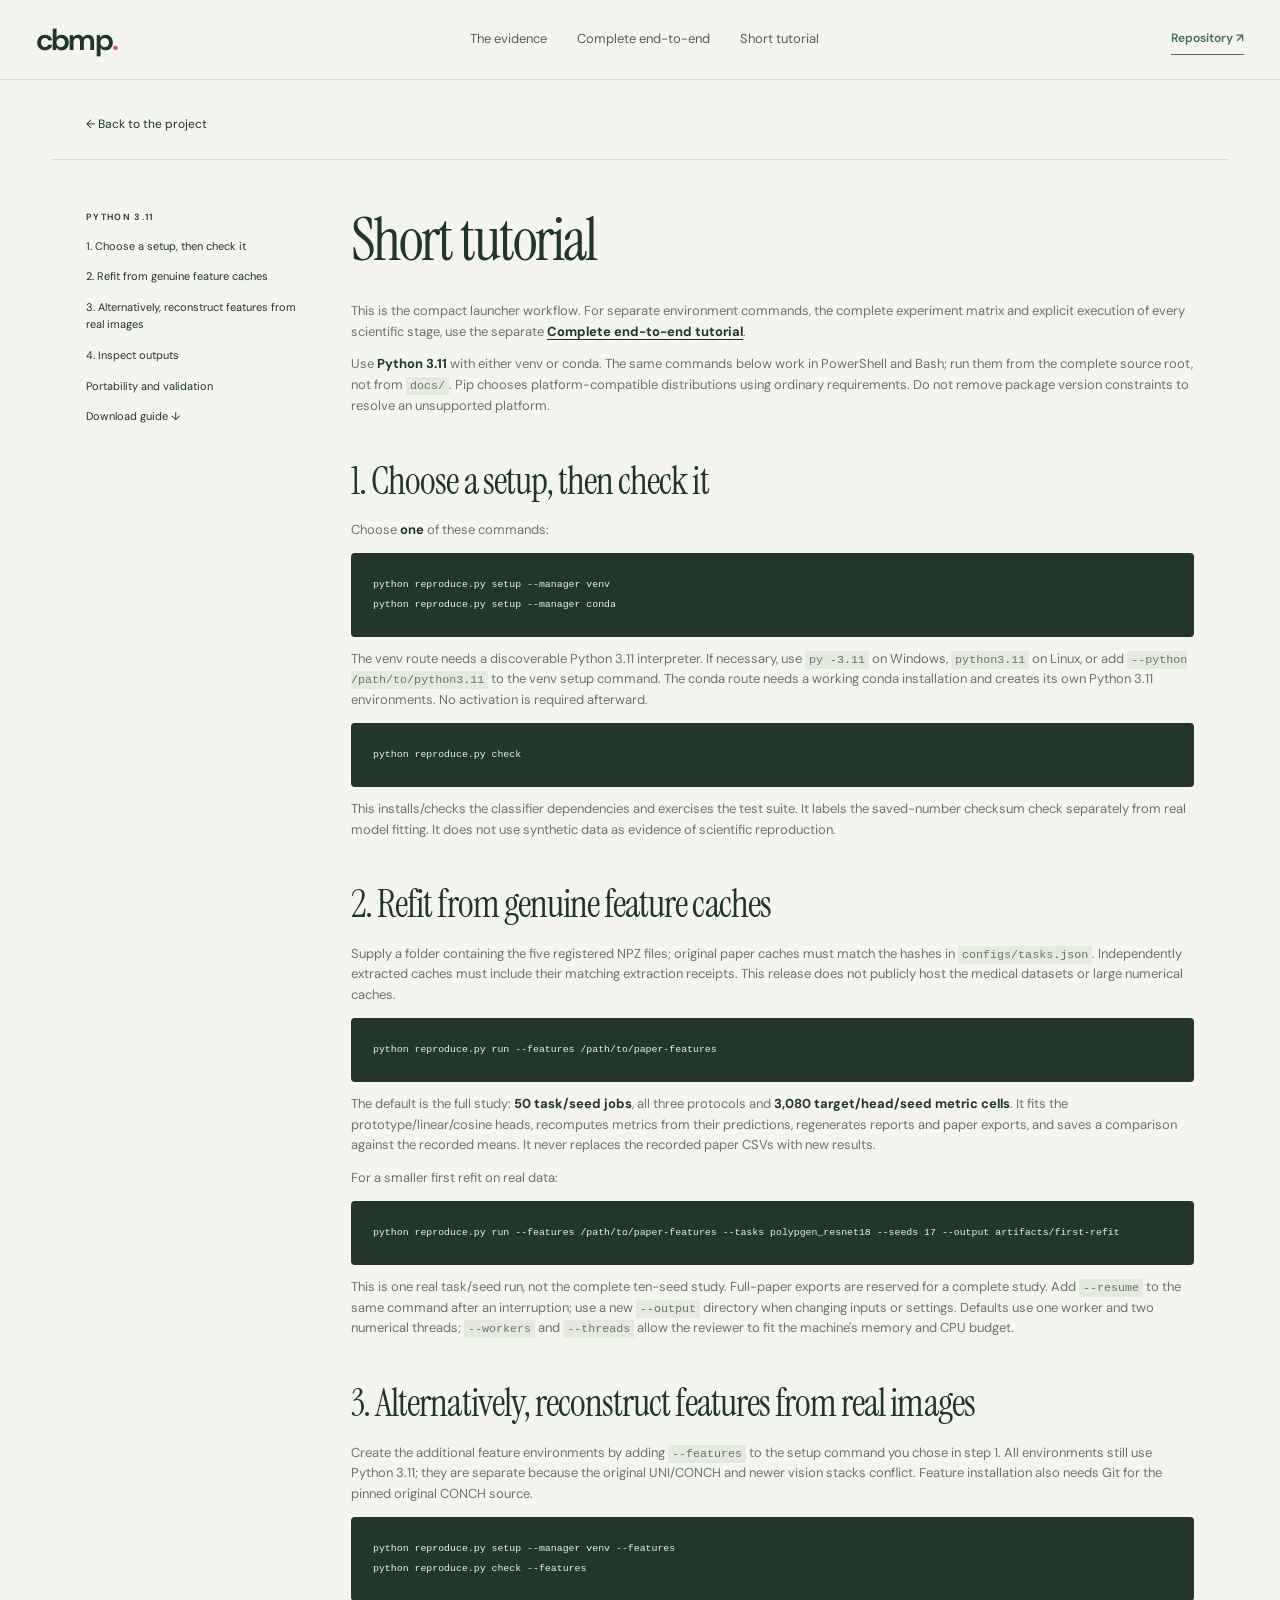
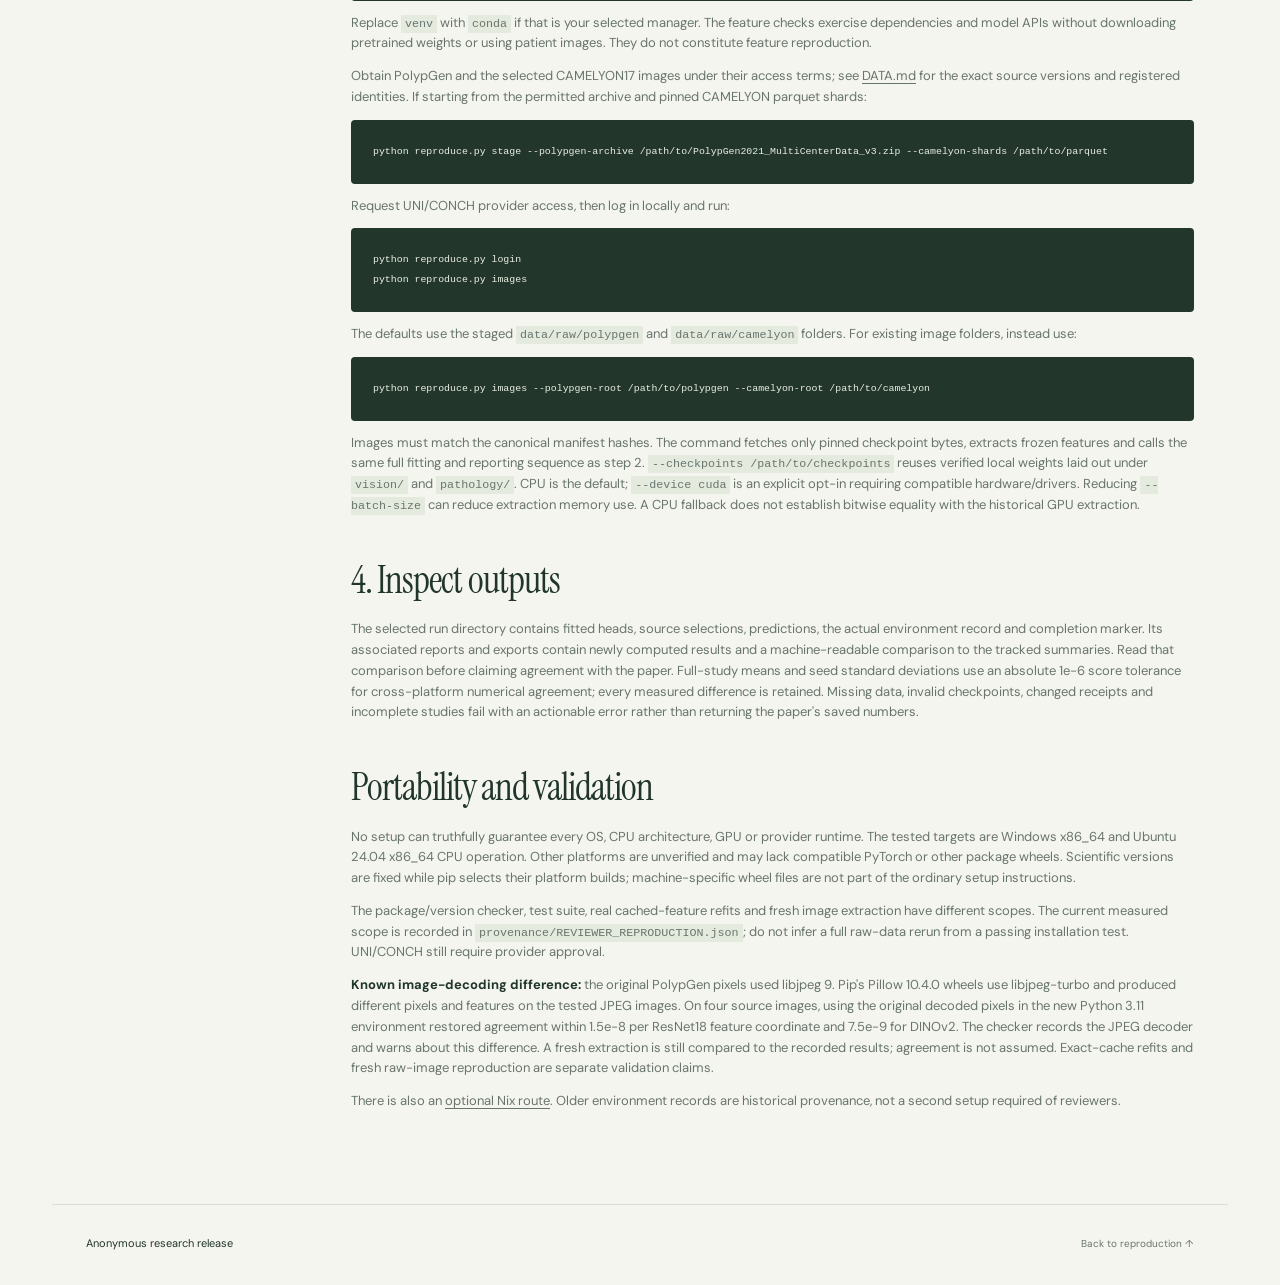
<file: docs/guide.html>
<!doctype html><html lang="en" data-anonymous-source-directory="docs"><head><meta charset="utf-8"><meta name="viewport" content="width=device-width, initial-scale=1"><title>Short tutorial · CBMP</title><link rel="stylesheet" href="styles.css?v=20261117"><script src="proxy-compat.js" defer></script></head><body><a class="skip" href="#guide">Skip to guide</a><header class="site-header"><div class="header-inner"><a class="brand" href="index.html">cbmp<span class="brand-dot">.</span></a><nav aria-label="Main navigation"><a href="index.html#results">The evidence</a><a href="complete.html">Complete end-to-end</a><a href="guide.html">Short tutorial</a></nav><a class="header-download repository-link" data-repository-link href="https://anonymous.4open.science/r/CVPR_work-7DDE/">Repository ↗</a></div></header><div class="wrap guide-banner"><a href="index.html#reproduce">← Back to the project</a></div><main class="wrap guide-layout"><nav class="guide-nav" aria-label="Guide contents"><span class="tiny-label">PYTHON 3.11</span><a href="#1-choose-a-setup-then-check-it">1. Choose a setup, then check it</a><a href="#2-refit-from-genuine-feature-caches">2. Refit from genuine feature caches</a><a href="#3-alternatively-reconstruct-features-from-real-images">3. Alternatively, reconstruct features from real images</a><a href="#4-inspect-outputs">4. Inspect outputs</a><a href="#portability-and-validation">Portability and validation</a><a href="downloads/REPRODUCE_SHORT.md" download>Download guide ↓</a></nav><article class="guide-content" id="guide"><h1 id="short-tutorial">Short tutorial</h1>
<p>This is the compact launcher workflow. For separate environment commands,
the complete experiment matrix and explicit execution of every scientific stage,
use the separate <strong><a href="complete.html">Complete end-to-end tutorial</a></strong>.</p>
<p>Use <strong>Python 3.11</strong> with either venv or conda. The same commands below work in
PowerShell and Bash; run them from the complete source root, not from <code>docs/</code>.
Pip chooses platform-compatible distributions using ordinary requirements.
Do not remove package version constraints to resolve an unsupported platform.</p>
<h2 id="1-choose-a-setup-then-check-it">1. Choose a setup, then check it</h2>
<p>Choose <strong>one</strong> of these commands:</p>
<pre><code class="language-bash">python reproduce.py setup --manager venv
python reproduce.py setup --manager conda
</code></pre>
<p>The venv route needs a discoverable Python 3.11 interpreter. If necessary, use
<code>py -3.11</code> on Windows, <code>python3.11</code> on Linux, or add <code>--python /path/to/python3.11</code>
to the venv setup command. The conda route needs a working conda installation
and creates its own Python 3.11 environments. No activation is required afterward.</p>
<pre><code class="language-bash">python reproduce.py check
</code></pre>
<p>This installs/checks the classifier dependencies and exercises the test suite.
It labels the saved-number checksum check separately from real model fitting.
It does not use synthetic data as evidence of scientific reproduction.</p>
<h2 id="2-refit-from-genuine-feature-caches">2. Refit from genuine feature caches</h2>
<p>Supply a folder containing the five registered NPZ files; original paper caches
must match the hashes in <code>configs/tasks.json</code>. Independently extracted caches
must include their matching extraction receipts. This release does not publicly
host the medical datasets or large numerical caches.</p>
<pre><code class="language-bash">python reproduce.py run --features /path/to/paper-features
</code></pre>
<p>The default is the full study: <strong>50 task/seed jobs</strong>, all three protocols and
<strong>3,080 target/head/seed metric cells</strong>. It fits the prototype/linear/cosine heads,
recomputes metrics from their predictions, regenerates reports and paper exports,
and saves a comparison against the recorded means. It never replaces the recorded
paper CSVs with new results.</p>
<p>For a smaller first refit on real data:</p>
<pre><code class="language-bash">python reproduce.py run --features /path/to/paper-features --tasks polypgen_resnet18 --seeds 17 --output artifacts/first-refit
</code></pre>
<p>This is one real task/seed run, not the complete ten-seed study. Full-paper exports
are reserved for a complete study. Add <code>--resume</code> to the same command after an
interruption; use a new <code>--output</code> directory when changing inputs or settings.
Defaults use one worker and two numerical threads; <code>--workers</code> and <code>--threads</code>
allow the reviewer to fit the machine's memory and CPU budget.</p>
<h2 id="3-alternatively-reconstruct-features-from-real-images">3. Alternatively, reconstruct features from real images</h2>
<p>Create the additional feature environments by adding <code>--features</code> to the setup
command you chose in step 1. All environments still use Python 3.11; they are
separate because the original UNI/CONCH and newer vision stacks conflict.
Feature installation also needs Git for the pinned original CONCH source.</p>
<pre><code class="language-bash">python reproduce.py setup --manager venv --features
python reproduce.py check --features
</code></pre>
<p>Replace <code>venv</code> with <code>conda</code> if that is your selected manager. The feature checks
exercise dependencies and model APIs without downloading pretrained weights or
using patient images. They do not constitute feature reproduction.</p>
<p>Obtain PolypGen and the selected CAMELYON17 images under their access terms;
see <a href="downloads/DATA.md">DATA.md</a> for the exact source versions and registered identities.
If starting from the permitted archive and pinned CAMELYON parquet shards:</p>
<pre><code class="language-bash">python reproduce.py stage --polypgen-archive /path/to/PolypGen2021_MultiCenterData_v3.zip --camelyon-shards /path/to/parquet
</code></pre>
<p>Request UNI/CONCH provider access, then log in locally and run:</p>
<pre><code class="language-bash">python reproduce.py login
python reproduce.py images
</code></pre>
<p>The defaults use the staged <code>data/raw/polypgen</code> and <code>data/raw/camelyon</code> folders.
For existing image folders, instead use:</p>
<pre><code class="language-bash">python reproduce.py images --polypgen-root /path/to/polypgen --camelyon-root /path/to/camelyon
</code></pre>
<p>Images must match the canonical manifest hashes. The command fetches only pinned
checkpoint bytes, extracts frozen features and calls the same full fitting and
reporting sequence as step 2. <code>--checkpoints /path/to/checkpoints</code> reuses verified
local weights laid out under <code>vision/</code> and <code>pathology/</code>. CPU is the default;
<code>--device cuda</code> is an explicit opt-in requiring compatible hardware/drivers.
Reducing <code>--batch-size</code> can reduce extraction memory use. A CPU fallback does not
establish bitwise equality with the historical GPU extraction.</p>
<h2 id="4-inspect-outputs">4. Inspect outputs</h2>
<p>The selected run directory contains fitted heads, source selections, predictions,
the actual environment record and completion marker. Its associated reports and
exports contain newly computed results and a machine-readable comparison to the
tracked summaries. Read that comparison before claiming agreement with the paper.
Full-study means and seed standard deviations use an absolute 1e-6 score tolerance
for cross-platform numerical agreement; every measured difference is retained.
Missing data, invalid checkpoints, changed receipts and incomplete studies fail
with an actionable error rather than returning the paper's saved numbers.</p>
<h2 id="portability-and-validation">Portability and validation</h2>
<p>No setup can truthfully guarantee every OS, CPU architecture, GPU or provider
runtime. The tested targets are Windows x86_64 and Ubuntu 24.04 x86_64 CPU
operation. Other platforms are unverified and may lack compatible PyTorch or
other package wheels. Scientific versions are fixed
while pip selects their platform builds; machine-specific wheel files are not
part of the ordinary setup instructions.</p>
<p>The package/version checker, test suite, real cached-feature refits and fresh
image extraction have different scopes. The current measured scope is recorded
in <code>provenance/REVIEWER_REPRODUCTION.json</code>; do not infer a full raw-data rerun
from a passing installation test. UNI/CONCH still require provider approval.</p>
<p><strong>Known image-decoding difference:</strong> the original PolypGen pixels used libjpeg 9.
Pip's Pillow 10.4.0 wheels use libjpeg-turbo and produced different pixels and
features on the tested JPEG images. On four source images, using the original
decoded pixels in the new Python 3.11 environment restored agreement within
1.5e-8 per ResNet18 feature coordinate and 7.5e-9 for DINOv2.
The checker records the JPEG decoder and warns about this difference. A fresh
extraction is still compared to the recorded results; agreement is not assumed.
Exact-cache refits and fresh raw-image reproduction are separate validation claims.</p>
<p>There is also an <a href="nix.html">optional Nix route</a>. Older environment records are
historical provenance, not a second setup required of reviewers.</p></article></main><footer><div class="wrap footer-inner"><p>Anonymous research release</p><a href="index.html#reproduce">Back to reproduction ↑</a></div></footer></body></html>
</file>
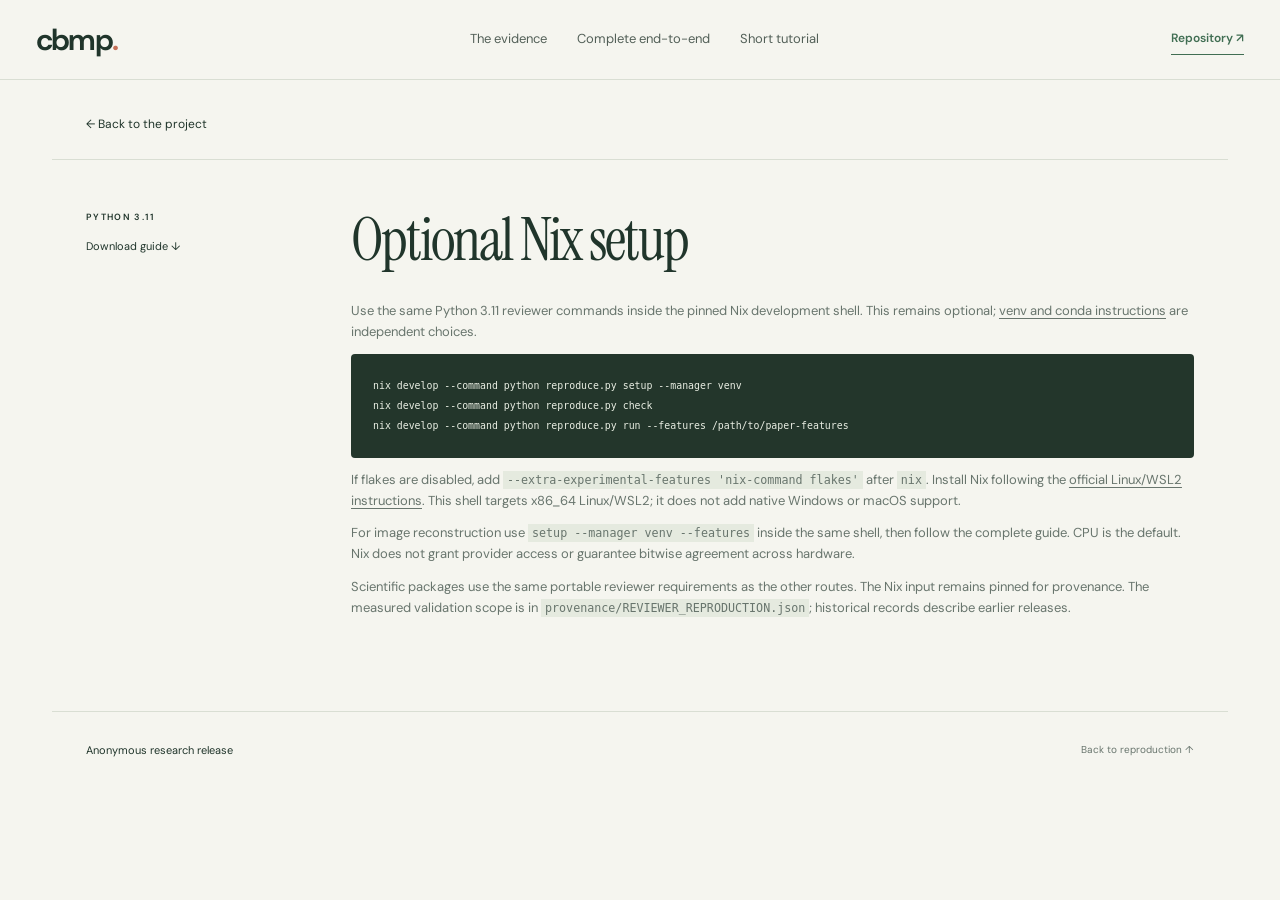
<file: docs/nix.html>
<!doctype html><html lang="en" data-anonymous-source-directory="docs"><head><meta charset="utf-8"><meta name="viewport" content="width=device-width, initial-scale=1"><title>Optional Nix setup · CBMP</title><link rel="stylesheet" href="styles.css?v=20261117"><script src="proxy-compat.js" defer></script></head><body><a class="skip" href="#guide">Skip to guide</a><header class="site-header"><div class="header-inner"><a class="brand" href="index.html">cbmp<span class="brand-dot">.</span></a><nav aria-label="Main navigation"><a href="index.html#results">The evidence</a><a href="complete.html">Complete end-to-end</a><a href="guide.html">Short tutorial</a></nav><a class="header-download repository-link" data-repository-link href="https://anonymous.4open.science/r/CVPR_work-7DDE/">Repository ↗</a></div></header><div class="wrap guide-banner"><a href="index.html#reproduce">← Back to the project</a></div><main class="wrap guide-layout"><nav class="guide-nav" aria-label="Guide contents"><span class="tiny-label">PYTHON 3.11</span><a href="downloads/NIX.md" download>Download guide ↓</a></nav><article class="guide-content" id="guide"><h1 id="optional-nix-setup">Optional Nix setup</h1>
<p>Use the same Python 3.11 reviewer commands inside the pinned Nix development shell. This remains optional; <a href="complete.html">venv and conda instructions</a> are independent choices.</p>
<pre><code class="language-bash">nix develop --command python reproduce.py setup --manager venv
nix develop --command python reproduce.py check
nix develop --command python reproduce.py run --features /path/to/paper-features
</code></pre>
<p>If flakes are disabled, add <code>--extra-experimental-features 'nix-command flakes'</code> after <code>nix</code>. Install Nix following the <a href="https://nixos.org/download/">official Linux/WSL2 instructions</a>. This shell targets x86_64 Linux/WSL2; it does not add native Windows or macOS support.</p>
<p>For image reconstruction use <code>setup --manager venv --features</code> inside the same shell, then follow the complete guide. CPU is the default. Nix does not grant provider access or guarantee bitwise agreement across hardware.</p>
<p>Scientific packages use the same portable reviewer requirements as the other routes. The Nix input remains pinned for provenance. The measured validation scope is in <code>provenance/REVIEWER_REPRODUCTION.json</code>; historical records describe earlier releases.</p></article></main><footer><div class="wrap footer-inner"><p>Anonymous research release</p><a href="index.html#reproduce">Back to reproduction ↑</a></div></footer></body></html>
</file>
<file: docs/styles.css>
@import url('https://fonts.googleapis.com/css2?family=DM+Sans:wght@400;450;500;550;600;650;700&family=Instrument+Serif:ital@0;1&display=swap');
:root{--paper:#f5f5ef;--white:#fffefa;--ink:#20352b;--green:#416e53;--sage:#8da98c;--coral:#c57058;--muted:#68756d;--line:#d9ded3;--serif:'Instrument Serif',Georgia,serif;--sans:'DM Sans',Arial,sans-serif}*{box-sizing:border-box}html{scroll-behavior:smooth;scroll-padding-top:90px}body{margin:0;background:var(--paper);color:var(--ink);font-family:var(--sans);font-size:15px;line-height:1.6}a{color:inherit;text-decoration:none}button,select{font:inherit}button,a,select{-webkit-tap-highlight-color:transparent}button{cursor:pointer}button:focus-visible,a:focus-visible,select:focus-visible,pre:focus-visible{outline:3px solid var(--coral);outline-offset:4px}h1,h2,h3,p{margin:0}h1,h2{font-family:var(--serif);font-weight:400;letter-spacing:-.025em;line-height:1.01}h2{font-size:clamp(43px,4.6vw,64px)}h3{font-size:18px;font-weight:550;letter-spacing:-.025em}em{font-weight:400;color:var(--green)}.wrap{max-width:1176px;margin:auto;padding-left:34px;padding-right:34px}.site-header{border-bottom:1px solid var(--line);height:80px;background:rgba(245,245,239,.96);position:sticky;top:0;z-index:10;backdrop-filter:blur(12px)}.header-inner{max-width:1310px;height:100%;padding:0 36px;display:flex;align-items:center;justify-content:space-between;margin:auto}.brand{font-weight:650;font-size:30px;letter-spacing:-1.8px;display:flex;align-items:center;line-height:1}.brand-dot{color:var(--coral)}.brand-symbol{display:grid;grid-template-columns:6px 6px;gap:3px;margin-right:10px;transform:rotate(-15deg)}.brand-symbol i{background:var(--green);height:6px;border-radius:50%}.brand-symbol i:nth-child(3){background:var(--coral)}nav{display:flex;gap:30px}header nav a{font-size:13px;color:#536058}header nav a:hover{color:var(--ink)}.header-download{font-size:12px;font-weight:550;border-bottom:1px solid #9ba99a;padding:5px 0}.header-download span{padding-left:20px}.hero{display:grid;grid-template-columns:1.2fr 1fr;gap:56px;padding-top:72px;padding-bottom:58px;align-items:center}.eyebrow,.tiny-label,.section-kicker{font-size:10px;font-weight:600;letter-spacing:1.8px;text-transform:uppercase}.eyebrow{display:flex;align-items:center;gap:8px;color:var(--muted);margin-bottom:27px;letter-spacing:1.45px}.status-dot{height:6px;width:6px;background:var(--green);border-radius:50%}h1{font-size:clamp(56px,6vw,82px);letter-spacing:-2px}.hero-subtitle{font-size:19px;margin-top:23px;letter-spacing:-.3px}.hero-description{font-size:14px;color:var(--muted);margin-top:15px;line-height:1.8}.hero-actions{display:flex;gap:12px;flex-wrap:wrap;margin-top:28px}.button{display:inline-flex;align-items:center;justify-content:space-between;gap:25px;padding:12px 18px;font-size:12px;font-weight:550;border:1px solid transparent;border-radius:4px;transition:background .2s,transform .2s}.button:hover{transform:translateY(-2px)}.primary{background:var(--ink);color:var(--white)}.primary:hover{background:var(--green)}.secondary{border-color:#bac5b7}.secondary:hover{background:#e9ede3}.embedding-panel{border:1px solid #cdd7c7;border-radius:7px;background:linear-gradient(140deg,#eef2e6,#f5f5ef);overflow:hidden;transform:rotate(1deg)}.panel-top{padding:20px 24px;display:flex;justify-content:space-between;border-bottom:1px solid #dce2d4;gap:10px}.tiny-label{font-size:9px;letter-spacing:1.35px}.figure-id{font-size:9px;color:var(--muted);white-space:nowrap}.embedding-panel svg{width:100%;height:auto;display:block}.embedding-legend{display:flex;justify-content:center;gap:25px;font-size:10px;align-items:center}.embedding-legend span{display:flex;align-items:center;gap:6px}.dot{width:7px;height:7px;border-radius:50%;display:inline-block;flex-shrink:0}.sage{background:var(--sage)}.coral{background:var(--coral)}.embedding-legend b{font-size:19px;line-height:1}.figure-caption{font-size:10px;text-align:center;color:var(--muted);padding:17px 30px 22px}.study-stats{display:grid;grid-template-columns:repeat(4,1fr);border-top:1px solid var(--line);border-bottom:1px solid var(--line);padding:26px 0}.study-stats>div{display:flex;align-items:center;gap:15px;border-right:1px solid var(--line);padding-left:30px}.study-stats>div:first-child{padding-left:0}.study-stats>div:last-child{border:0}.study-stats strong{font-family:var(--serif);font-size:43px;font-weight:400;line-height:1}.study-stats span{font-size:11px;color:var(--muted);max-width:100px;line-height:1.5}.section{padding-top:82px;padding-bottom:82px}.section-kicker{color:var(--muted);margin-bottom:23px}.section-heading{display:grid;grid-template-columns:1.2fr 1fr;gap:70px;align-items:end;margin-bottom:37px}.section-heading>p{max-width:365px;color:var(--muted);font-size:14px;padding-bottom:4px}.takeaway{display:grid;grid-template-columns:180px 1fr;gap:15px;border-left:3px solid var(--green);padding:25px 28px;background:#e9eee2;margin:30px 0 38px}.takeaway .tiny-label{padding-top:5px}.takeaway p{font-size:20px;line-height:1.6;letter-spacing:-.4px}.takeaway strong{font-weight:600}.findings{display:grid;grid-template-columns:repeat(3,1fr);gap:37px}.finding-no{font-family:var(--serif);font-size:28px;color:#8b9a86;display:block;margin-bottom:12px}.findings h3{margin-bottom:10px}.findings p{font-size:13px;color:var(--muted)}.cohort-row{display:grid;grid-template-columns:1fr 1fr;gap:40px;margin-top:47px;border-top:1px solid var(--line);padding-top:26px}.cohort-row article{display:flex;gap:17px;align-items:center}.cohort-icon{width:46px;height:46px;display:grid;place-items:center;border:1px solid #bccab4;border-radius:50%;font-size:11px;font-weight:600;flex-shrink:0}.cohort-row h3{font-size:15px;margin-bottom:4px}.cohort-row p{font-size:11px;color:var(--muted);line-height:1.8}.cohort-row strong{font-weight:500;color:var(--ink)}.results-section{background:#e9eee5;border-top:1px solid #e1e7db;border-bottom:1px solid #e1e7db}.explorer{background:var(--white);border:1px solid #cfd8c7;border-radius:6px;overflow:hidden;padding:25px 28px}.controls{display:grid;grid-template-columns:1.3fr .8fr 1fr 1fr 1fr;gap:12px;border-bottom:1px solid var(--line);padding-bottom:23px}.controls label{font-size:9px;letter-spacing:1px;text-transform:uppercase;color:var(--muted);font-weight:600}.controls select{margin-top:8px;border:1px solid #d5ddcf;border-radius:3px;width:100%;background:var(--white);padding:9px 24px 9px 10px;font-size:11px;color:var(--ink);min-height:39px}.result-context{display:flex;gap:14px;align-items:center;margin:23px 0;font-size:10px;color:var(--muted);flex-wrap:wrap}.tag{background:#edf1e8;color:var(--green);font-weight:550;border-radius:3px;padding:4px 8px}.result-layout{display:grid;grid-template-columns:minmax(0,1fr) 230px;gap:35px;margin-bottom:20px}.chart-heading{display:flex;justify-content:space-between;gap:10px;align-items:center;margin-bottom:21px}.chart-heading h3{font-size:16px}.chart-heading>span{font-size:9px;color:var(--muted)}.bar-chart{display:grid;gap:11px;min-height:250px}.chart-row{display:grid;grid-template-columns:146px minmax(50px,1fr) 53px;gap:10px;align-items:center}.bar-label{font-size:10px;color:#536358;line-height:1.3}.bar-track{height:15px;background:#f0f3ec;border-radius:1px;overflow:hidden}.bar-fill{height:100%;background:#85a184;border-radius:1px;transition:width .3s}.chart-row.featured .bar-fill{background:var(--coral)}.chart-row.featured .bar-label{font-weight:600;color:var(--ink)}.bar-value{font-size:11px;text-align:right;font-variant-numeric:tabular-nums}.chart-key{display:flex;gap:20px;flex-wrap:wrap;font-size:9px;color:var(--muted);margin-top:25px}.chart-key span{display:flex;align-items:center;gap:5px}.result-insight{background:#f0f3e9;border-radius:4px;padding:25px;display:flex;flex-direction:column;align-items:flex-start}.result-insight>strong{font-family:var(--serif);font-size:60px;line-height:1.1;margin-top:17px;font-weight:400;letter-spacing:-2px}.result-insight>span:not(.tiny-label){font-size:10px;color:var(--muted)}.insight-line{width:30px;height:1px;background:#aab7a2;margin:23px 0 18px}.result-insight p{font-size:12px;line-height:1.7}.result-insight .small{font-size:10px;margin-top:15px}.text-button{border:0;padding:0;background:none;color:var(--ink);font-size:10px;text-align:left;margin-top:auto;padding-top:23px;line-height:1.6}.text-button:hover{text-decoration:underline}.text-button span{padding-left:8px}.data-details{border-top:1px solid var(--line);margin-top:18px}.data-details summary{list-style:none;font-size:11px;cursor:pointer;display:flex;justify-content:space-between;padding:17px 0}.data-details summary::-webkit-details-marker{display:none}.data-details[open] summary span{transform:rotate(45deg)}.table-scroll{overflow-x:auto}table{width:100%;border-collapse:collapse;font-size:11px;white-space:nowrap;text-align:left}td,th{padding:10px 12px;border-bottom:1px solid #e6eadf}th{font-weight:500;color:var(--muted)}td:first-child,th:first-child{padding-left:0}td:not(:first-child),th:not(:first-child){text-align:right;font-variant-numeric:tabular-nums}.explorer>.small{font-size:10px;margin-top:10px}.small{font-size:12px}.muted{color:var(--muted)}.ranking-section{display:grid;grid-template-columns:1.1fr 1fr;gap:90px;align-items:center}.ranking-copy h2{font-size:51px;margin-bottom:22px}.ranking-copy>p:not(.small){font-size:13px;color:var(--muted);max-width:430px}.ranking-copy .small{font-size:10px;max-width:400px}.toggle-group{display:inline-flex;border:1px solid #b9c7b1;border-radius:4px;padding:3px;margin:23px 0 18px;gap:3px}.toggle-group button{border:0;background:transparent;color:var(--muted);padding:7px 15px;border-radius:3px;font-size:10px}.toggle-group button.active{background:var(--ink);color:white}.ranking-figure{padding:28px 30px;border:1px solid var(--line);background:var(--white);border-radius:4px}.rank-item{margin-bottom:25px}.rank-item>div:first-child{display:flex;justify-content:space-between;align-items:center;gap:20px;font-size:11px}.rank-item strong{font-family:var(--serif);font-weight:400;font-size:39px;line-height:1.4}.rank-item strong span{font-size:19px}.rank-track{height:7px;background:#edf0e7;border-radius:1px;margin-top:10px}.rank-track i{height:100%;display:block;background:var(--sage);transition:width .3s}.coral-track i{background:var(--coral)}.pooled{border-top:1px solid var(--line);padding-top:20px;display:grid;grid-template-columns:1fr 1fr;gap:12px;align-items:center;font-size:11px}.pooled strong{text-align:right;font-size:25px;font-weight:500}.pooled>span:last-child{grid-column:1/-1;font-size:10px;color:var(--muted)}.method-section{background:#20372c;color:#f5f5ec}.method-section .section-kicker{color:#a8bcaa}.method-section em{color:#b6c9a7}.method-section .section-heading>p{color:#b3c2b4}.pipeline{display:grid;grid-template-columns:repeat(4,1fr);margin-top:45px}.pipeline article{padding:0 25px;border-left:1px solid #47604c}.pipeline article:first-child{padding-left:0;border:0}.pipeline article>span{font-size:9px;letter-spacing:1.1px;color:#a9bca8}.pipeline-symbol{font-family:var(--serif);font-size:43px;color:#c6d5b3;margin:25px 0 18px;height:55px}.pipeline h3{font-size:17px;margin-bottom:10px}.pipeline p{font-size:11px;color:#bac8b8}.method-bottom{display:grid;grid-template-columns:1.2fr 1fr;gap:70px;border-top:1px solid #49614c;margin-top:40px;padding-top:25px;font-size:11px;color:#bac8b8}.method-bottom strong{color:#f5f5ec;font-weight:500}.nowrap{white-space:nowrap}.repro-routes{display:flex;border-bottom:1px solid var(--line);gap:7px;margin-top:44px;margin-bottom:25px;flex-wrap:wrap}.repro-routes button{padding:12px 16px;border:0;border-bottom:2px solid transparent;background:transparent;font-size:11px;color:var(--muted)}.repro-routes button span{font-size:9px;border:1px solid #cad4c1;border-radius:3px;padding:1px 4px;margin-left:6px}.repro-routes button.active{border-bottom-color:var(--ink);color:var(--ink);background:#e9eee2}.repro-grid{display:grid;grid-template-columns:190px minmax(0,1fr);gap:22px}.repro-steps{display:flex;flex-direction:column;gap:5px}.repro-steps button{border:0;background:transparent;text-align:left;color:var(--muted);font-size:11px;padding:12px 9px;border-radius:3px;display:flex;gap:14px;align-items:center}.repro-steps button span{font-size:9px;color:#83917d}.repro-steps button.active{background:#e6ecdf;color:var(--ink)}.terminal{background:#202e26;color:#e1e8dc;border-radius:5px;overflow:hidden}.terminal-header{background:#2d3b31;display:flex;align-items:center;justify-content:space-between;gap:15px;padding:13px 18px;font-size:10px;color:#c0cfbb}.terminal-header button{background:transparent;border:0;color:#d9e4d3;font-size:10px;white-space:nowrap}.terminal-header button:hover{color:white}.terminal pre{margin:0;padding:23px;min-height:230px;max-height:360px;overflow:auto;font-family:Consolas,'SFMono-Regular',monospace;font-size:10px;line-height:1.9;tab-size:2}.repro-hint{font-size:11px;color:var(--muted);margin:18px 0}.repro-links{display:flex;align-items:center;gap:24px;flex-wrap:wrap;margin:22px 0}.text-link{font-size:11px;text-decoration:underline;text-underline-offset:4px}.resource-section{background:#ecefe5}.resource-list>a{display:grid;grid-template-columns:50px minmax(0,1fr) 20px;gap:25px;align-items:center;padding:24px 0;border-top:1px solid #ccd6c3;transition:padding .2s}.resource-list>a:last-child{border-bottom:1px solid #ccd6c3}.resource-list>a:hover{padding-left:10px}.resource-type{font-size:10px;letter-spacing:1px;color:var(--muted)}.resource-list strong{font-size:16px;font-weight:500;display:block}.resource-list small{font-size:11px;color:var(--muted);display:block;margin-top:4px}.scope-section>h2{font-size:48px;margin-bottom:35px}.scope-grid{display:grid;grid-template-columns:1fr 1fr;gap:25px 70px}.scope-grid p{font-size:12px;color:var(--muted)}.scope-grid strong{color:var(--ink);font-weight:550}.footer-inner{display:flex;align-items:center;justify-content:space-between;gap:30px;padding-top:30px;padding-bottom:32px;border-top:1px solid var(--line)}footer p{font-size:11px;margin-right:auto}footer p span{color:var(--muted);font-size:10px}footer a:last-child{font-size:10px;color:var(--muted)}.skip{position:fixed;top:-100px;left:10px;background:var(--ink);color:white;padding:10px;z-index:30}.skip:focus{top:10px}#toast{position:fixed;bottom:25px;left:50%;transform:translate(-50%,20px);background:var(--ink);color:white;font-size:12px;padding:10px 18px;border-radius:4px;opacity:0;transition:.2s;pointer-events:none;z-index:20}#toast.visible{opacity:1;transform:translate(-50%,0)}.guide-layout{display:grid;grid-template-columns:210px minmax(0,1fr);gap:55px;padding-top:50px;padding-bottom:80px}.guide-nav{position:sticky;top:110px;align-self:start;display:flex;flex-direction:column;gap:13px;font-size:11px;max-height:75vh;overflow:auto}.guide-content h1{font-size:60px;margin-bottom:30px}.guide-content h2{font-size:38px;margin:45px 0 20px;scroll-margin-top:100px}.guide-content h3{font-size:20px;margin:32px 0 16px}.guide-content p,.guide-content li{font-size:13px;color:var(--muted);margin:12px 0}.guide-content p strong,.guide-content li strong{color:var(--ink)}.guide-content a{text-decoration:underline;text-underline-offset:3px}.guide-content pre{background:#23362b;color:#e9eee3;padding:22px;overflow:auto;font-size:11px;line-height:1.8;border-radius:4px;max-height:560px}.guide-content code{font-family:Consolas,monospace;font-size:.9em}.guide-content p code,.guide-content li code{background:#e5eadf;padding:2px 4px}.guide-content table{white-space:normal;margin:20px 0}.guide-content td:not(:first-child),.guide-content th:not(:first-child){text-align:left}.guide-content .table-scroll{margin:20px 0}.guide-banner{border-bottom:1px solid var(--line);padding-top:35px;padding-bottom:25px;font-size:12px}.guide-banner a{display:inline-flex;gap:20px}.guide-content .guide-warning{border-left:3px solid var(--coral);padding:15px 20px;background:#eceee4;margin-bottom:25px}
@media(min-width:1500px){.hero{padding-top:90px;padding-bottom:75px}h1{font-size:89px}.embedding-panel{margin-left:20px}}
@media(max-width:950px){.hero{gap:30px;padding-top:50px}h1{font-size:63px}.eyebrow{font-size:8px;letter-spacing:1px}.hero-subtitle{font-size:16px}.section-heading{gap:40px}.result-layout{grid-template-columns:minmax(0,1fr) 200px;gap:20px}.result-insight{padding:18px}.chart-row{grid-template-columns:120px minmax(50px,1fr) 45px}.controls{grid-template-columns:1fr 1fr 1fr}.ranking-section{gap:35px}.ranking-copy h2{font-size:44px}.pipeline article{padding:0 16px}.study-stats>div{padding-left:18px;gap:10px}.repro-grid{grid-template-columns:170px minmax(0,1fr)}.guide-layout{grid-template-columns:165px minmax(0,1fr);gap:30px}}
@media(max-width:700px){.wrap{padding-left:22px;padding-right:22px}.header-inner{padding:0 22px}.site-header{height:66px}.brand{font-size:27px}.site-header nav{gap:16px}.site-header nav a{font-size:11px}.site-header nav a:first-child{display:none}.header-download{display:none}.hero{grid-template-columns:1fr;gap:36px;padding-top:40px;padding-bottom:40px}h1{font-size:66px;letter-spacing:-1.5px}.eyebrow{font-size:8px;margin-bottom:23px}.hero-subtitle{font-size:19px}.hero-description{font-size:13px}.hero-actions{margin-top:23px}.embedding-panel{transform:none;max-width:480px;width:100%;margin:auto}.embedding-panel svg{max-height:290px}.panel-top{padding:15px 20px}.study-stats{grid-template-columns:1fr 1fr;gap:20px;padding:25px 0}.study-stats>div{padding-left:0!important;border:0}.study-stats strong{font-size:36px}.study-stats span{max-width:130px;font-size:10px}.section{padding-top:55px;padding-bottom:55px}.section-kicker{font-size:9px;margin-bottom:20px}.section-heading{grid-template-columns:1fr;gap:24px;margin-bottom:27px}h2{font-size:49px}.section-heading>p{font-size:13px;max-width:100%}.takeaway{grid-template-columns:1fr;padding:20px;gap:10px}.takeaway p{font-size:18px}.findings{grid-template-columns:1fr;gap:25px}.finding-no{float:left;margin:0 20px 40px 0}.findings h3{font-size:17px}.findings p{font-size:12px}.cohort-row{grid-template-columns:1fr;gap:23px;margin-top:35px}.cohort-row h3{font-size:14px}.results-section .wrap{padding-left:16px;padding-right:16px}.results-section .section-heading,.results-section .section-kicker{margin-left:6px;margin-right:6px}.explorer{padding:18px 16px}.controls{grid-template-columns:1fr 1fr;gap:13px 10px}.controls label:last-child{grid-column:1/-1}.controls select{font-size:12px}.result-layout{grid-template-columns:1fr;gap:25px}.chart-heading h3{font-size:14px}.chart-heading>span{font-size:8px}.chart-row{grid-template-columns:118px minmax(35px,1fr) 46px;gap:8px}.bar-label{font-size:9px}.bar-value{font-size:10px}.bar-track{height:13px}.bar-chart{gap:13px}.result-insight{display:grid;grid-template-columns:1fr 1fr;gap:5px 15px;padding:20px}.result-insight>.tiny-label{grid-column:1/-1}.result-insight>strong{font-size:46px;margin:0;grid-column:1}.result-insight>span:not(.tiny-label){grid-column:2;align-self:center}.result-insight>.insight-line{display:none}.result-insight p{grid-column:1/-1}.text-button{grid-column:1/-1;padding-top:12px}.ranking-section{grid-template-columns:1fr;gap:30px}.ranking-copy h2{font-size:45px}.ranking-figure{padding:23px}.pipeline{grid-template-columns:1fr 1fr;gap:30px 20px;margin-top:30px}.pipeline article{padding:0;border:0}.pipeline-symbol{font-size:36px;margin:16px 0 10px;height:45px}.pipeline h3{font-size:15px}.pipeline article>span{font-size:8px}.pipeline p{font-size:11px}.method-bottom{grid-template-columns:1fr;gap:15px}.repro-routes{display:grid;grid-template-columns:1fr 1fr;margin-top:28px;gap:4px}.repro-routes button{padding:10px 8px;font-size:10px}.repro-grid{grid-template-columns:1fr;gap:15px}.repro-steps{flex-direction:row;overflow-x:auto;gap:3px}.repro-steps button{font-size:9px;white-space:nowrap;padding:10px 8px;gap:6px}.repro-steps button span{font-size:8px}.terminal-header{padding:12px}.terminal-header>span{font-size:9px}.terminal-header button{font-size:9px}.terminal pre{font-size:10px;padding:18px;max-height:320px}.resource-list>a{grid-template-columns:30px 1fr 15px;gap:15px;padding:21px 0}.resource-list strong{font-size:14px}.resource-list small{font-size:10px}.scope-grid{grid-template-columns:1fr;gap:18px}.scope-section>h2{font-size:44px}.footer-inner{flex-wrap:wrap;gap:20px}footer p{font-size:10px;flex:1}footer a:last-child{margin-left:0}.guide-layout{grid-template-columns:1fr;gap:25px;padding-top:25px}.guide-nav{position:static;max-height:200px;background:#e9eee2;padding:18px;gap:9px}.guide-content h1{font-size:48px}.guide-content h2{font-size:34px}.guide-content pre{font-size:10px;padding:17px}.guide-content table{min-width:550px}.guide-content p,.guide-content li{font-size:12px}}
@media(prefers-reduced-motion:reduce){html{scroll-behavior:auto}*,*::before,*::after{transition:none!important;animation:none!important}}
/* Figure inspection, study context and section navigation. */
.figure-zoom{display:block;width:100%;border:0;padding:0;background:transparent;color:var(--ink);text-align:center;cursor:zoom-in}
.figure-viewport{display:block;overflow:hidden}
.figure-viewport svg{transition:transform .25s ease;transform-origin:var(--zoom-x,50%) var(--zoom-y,50%)}
.zoom-hint{display:block;padding:7px 12px 13px;font-size:10px;color:var(--green);letter-spacing:.2px}
.zoom-hint>span{font-size:18px;vertical-align:-1px;margin-right:4px}
.figure-zoom:focus-visible{outline-offset:-4px}
@media(hover:hover) and (pointer:fine){.figure-zoom:hover .figure-viewport svg{transform:scale(1.65)}}
.figure-dialog{width:min(900px,calc(100% - 32px));max-height:calc(100dvh - 40px);padding:25px 30px 24px;border:1px solid #b8c8b4;border-radius:10px;background:var(--paper);color:var(--ink);overflow:auto;box-shadow:0 25px 100px #12271e55}
.figure-dialog::backdrop{background:#172d24aa;backdrop-filter:blur(5px)}
.dialog-header{display:flex;justify-content:space-between;gap:20px;align-items:start}
.dialog-header h2{font-size:32px;margin-top:8px;line-height:1.15}
.dialog-close{border:1px solid #b9c7b3;border-radius:4px;padding:7px 12px;background:transparent;color:var(--ink);font-size:12px;white-space:nowrap}
.dialog-close:hover{background:#e3eadd}.dialog-close span{font-size:20px;margin-left:12px;line-height:1}
.enlarged-embedding{max-width:660px;margin:5px auto 0}.enlarged-embedding svg{display:block;width:100%;height:auto;max-height:58dvh}
#figure-dialog-note{max-width:680px;margin:18px auto 0;font-size:12px;color:var(--muted);line-height:1.7;text-align:center}
body.figure-open{overflow:hidden}
.study-stats{position:relative;z-index:4}
.study-stats>.stat-item{position:relative;gap:12px;padding-right:16px}
.study-stats .stat-label{flex:1}
.stat-info{border:1px solid #aab9a7;background:transparent;color:var(--green);width:23px;height:23px;border-radius:50%;padding:0;flex-shrink:0;display:grid;place-items:center;font-family:Georgia,serif;font-size:13px;font-style:italic;line-height:1}
.stat-info:hover,.stat-info[aria-expanded="true"]{background:var(--green);color:var(--white);border-color:var(--green)}
.stat-tooltip{position:absolute;top:calc(100% + 14px);left:12px;width:290px;max-width:calc(100vw - 44px);padding:17px 19px;background:var(--ink);color:var(--white);border:1px solid #425d4a;border-radius:6px;box-shadow:0 10px 25px #13281d20;font-size:11px;line-height:1.7;opacity:0;visibility:hidden;transition:opacity .15s,visibility .15s;z-index:5}
.stat-tooltip::before{content:"";position:absolute;bottom:100%;left:22px;border:7px solid transparent;border-bottom-color:var(--ink)}
.stat-tooltip::after{content:"";position:absolute;bottom:100%;left:0;width:100%;height:18px}
.stat-tooltip b{display:block;font-weight:600;font-size:12px;margin-bottom:7px}.stat-tooltip p{color:#e0e8dc}
.stat-item:last-child .stat-tooltip{left:auto;right:0}.stat-item:last-child .stat-tooltip::before{left:auto;right:23px}
.stat-item.is-open .stat-tooltip{opacity:1;visibility:visible}
.section-menu{position:fixed;z-index:12;left:18px;top:50%;transform:translateY(-50%);width:158px}
.contents-toggle{display:none}
.section-menu nav{display:flex;flex-direction:column;gap:4px;border-left:1px solid #ccd5c5;padding:0 0 0 10px}
.contents-label{font-size:8px;letter-spacing:1.4px;color:var(--muted);padding:0 8px 12px}
.section-menu a{display:flex;align-items:center;gap:9px;font-size:10px;color:#67776b;padding:8px;border-radius:4px;line-height:1.4;transition:background .15s,color .15s}
.section-menu a>span{font-size:9px;color:#81917c;min-width:15px;font-variant-numeric:tabular-nums}
.section-menu a:hover{background:#e7ecdf;color:var(--ink)}
.section-menu a[aria-current]{background:#e2e9d9;color:var(--ink);font-weight:600;box-shadow:-11px 0 0 -9px var(--green)}
.section-menu a[aria-current]>span{color:var(--green)}
.section-menu .contents-sub{font-size:9px}
@media(min-width:1400px){body:has(.section-menu) main,body:has(.section-menu) footer{margin-left:180px}}
@media(max-width:1399px){
  .section-menu{left:18px;bottom:18px;top:auto;transform:none;width:auto;max-width:calc(100% - 36px)}
  .contents-toggle{display:flex;align-items:center;gap:22px;border:1px solid #bccab4;border-radius:5px;background:var(--ink);color:var(--white);padding:11px 15px;font-size:12px;box-shadow:0 4px 18px #17302122}
  .contents-toggle>span{font-size:20px;line-height:1}
  .section-menu nav{display:none;position:absolute;bottom:calc(100% + 9px);left:0;width:224px;max-height:65dvh;overflow:auto;background:var(--white);padding:18px 12px;border:1px solid #c5d0bd;border-radius:7px;box-shadow:0 8px 30px #142c2526}
  .section-menu.is-open nav{display:flex}
  .section-menu a{font-size:12px;padding:10px}.section-menu .contents-sub{font-size:11px}.contents-label{font-size:9px;padding:0 10px 10px}
  .section-menu a[aria-current]{box-shadow:none}
  #toast{bottom:80px}
}
@media(max-width:700px){
  .site-header nav{display:none}
  .header-download{display:block;font-size:11px}.header-download span{padding-left:8px}
  .study-stats>.stat-item{gap:10px;padding-right:12px}
  .study-stats .stat-label{font-size:10px;max-width:90px}
  .stat-info{width:24px;height:24px}
  .stat-tooltip{left:0;width:280px;font-size:11px}
  .stat-item:nth-child(even) .stat-tooltip{left:auto;right:0}
  .stat-item:nth-child(even) .stat-tooltip::before{left:auto;right:18px}
  .zoom-hint{font-size:0}.zoom-hint::after{content:"Tap to enlarge";font-size:11px}.zoom-hint>span{font-size:18px}
  .figure-dialog{padding:19px 18px;max-height:calc(100dvh - 24px)}.dialog-header{gap:10px}.dialog-header h2{font-size:27px}.dialog-header .tiny-label{font-size:8px}
  .dialog-close{font-size:11px;padding:6px 9px}.dialog-close span{margin-left:4px}.enlarged-embedding svg{max-height:54dvh}
  #figure-dialog-note{font-size:11px}.section-menu{left:14px;bottom:14px}
}
@media(prefers-reduced-motion:reduce){.figure-viewport svg,.stat-tooltip,.section-menu a{transition:none}}


/* Visible source access and the additional Nix route. */
.repository-link{color:var(--green);font-weight:600}.repository-link:hover{color:var(--ink)}
.header-download.repository-link{border-color:var(--green)}
.resource-list .repository-resource{background:#e9eee2;padding-left:14px;padding-right:14px;border-left:3px solid var(--green)}
.resource-list .repository-resource .resource-type{font-size:9px}
.optional-nix{display:flex;align-items:center;justify-content:space-between;gap:25px;margin:25px 0 20px;padding:22px 25px;border:1px solid #cbd6c2;border-radius:5px;background:#edf1e6}
.optional-nix h3{font-size:18px;margin:6px 0}.optional-nix p{font-size:12px;color:var(--muted);max-width:580px}.optional-nix>.button{white-space:nowrap;flex-shrink:0}
.guide-content,.guide-nav{min-width:0}
@media(max-width:700px){.guide-layout{grid-template-columns:minmax(0,1fr)}}
@media(max-width:700px){.optional-nix{flex-direction:column;align-items:flex-start;padding:19px;gap:16px}.repository-link{font-size:11px}}
</file>
